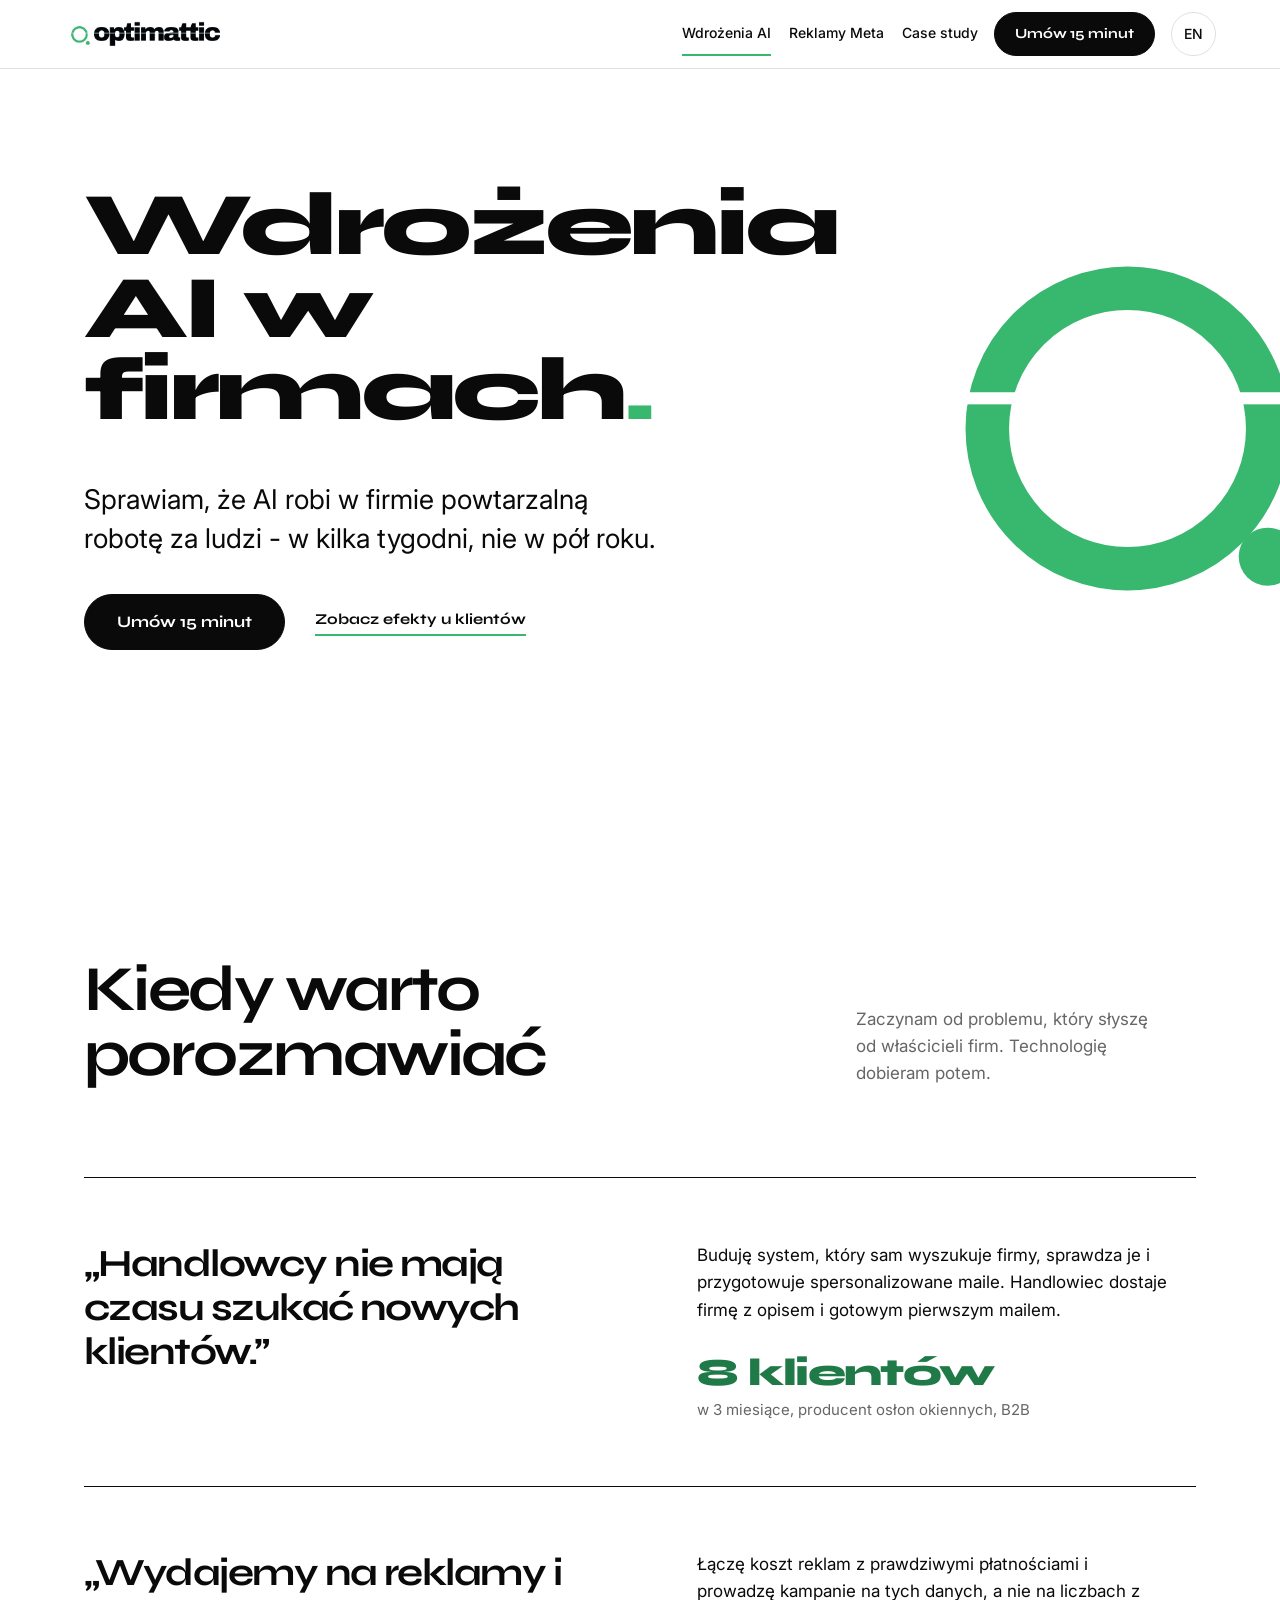
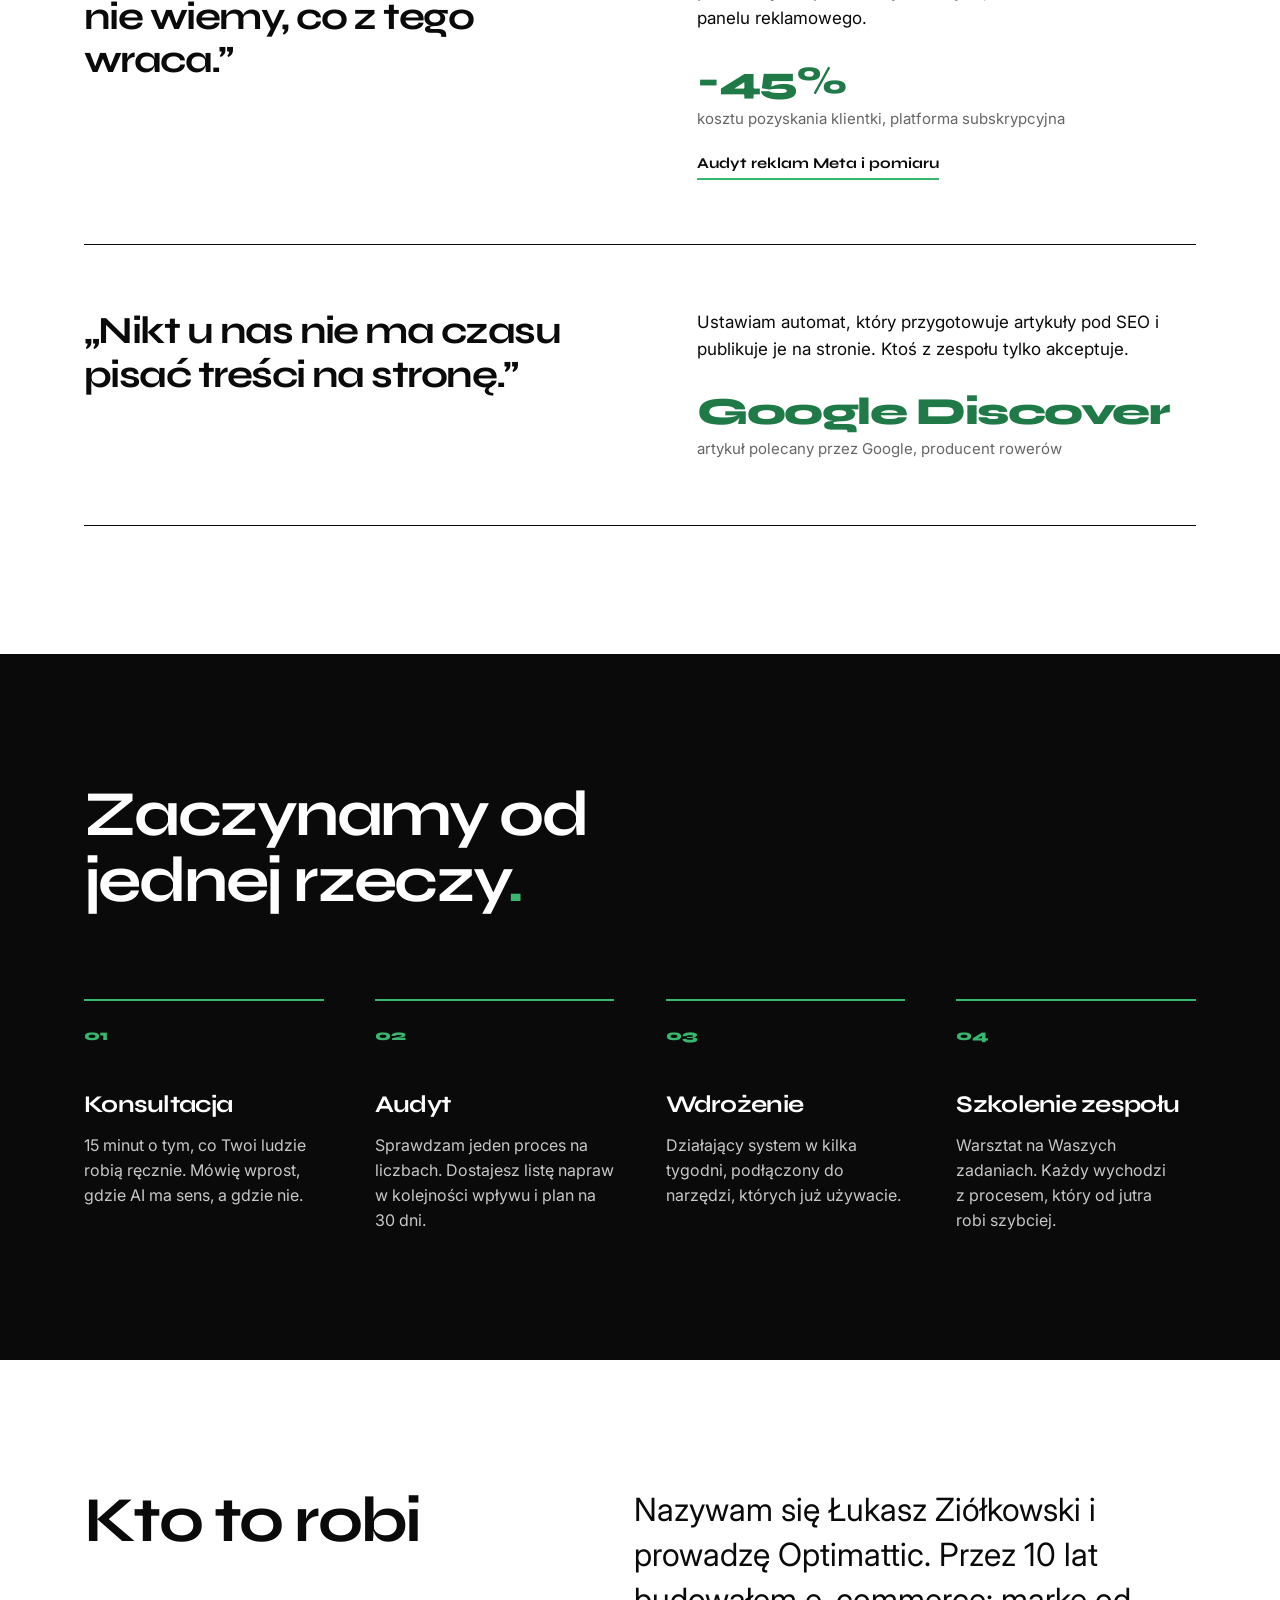
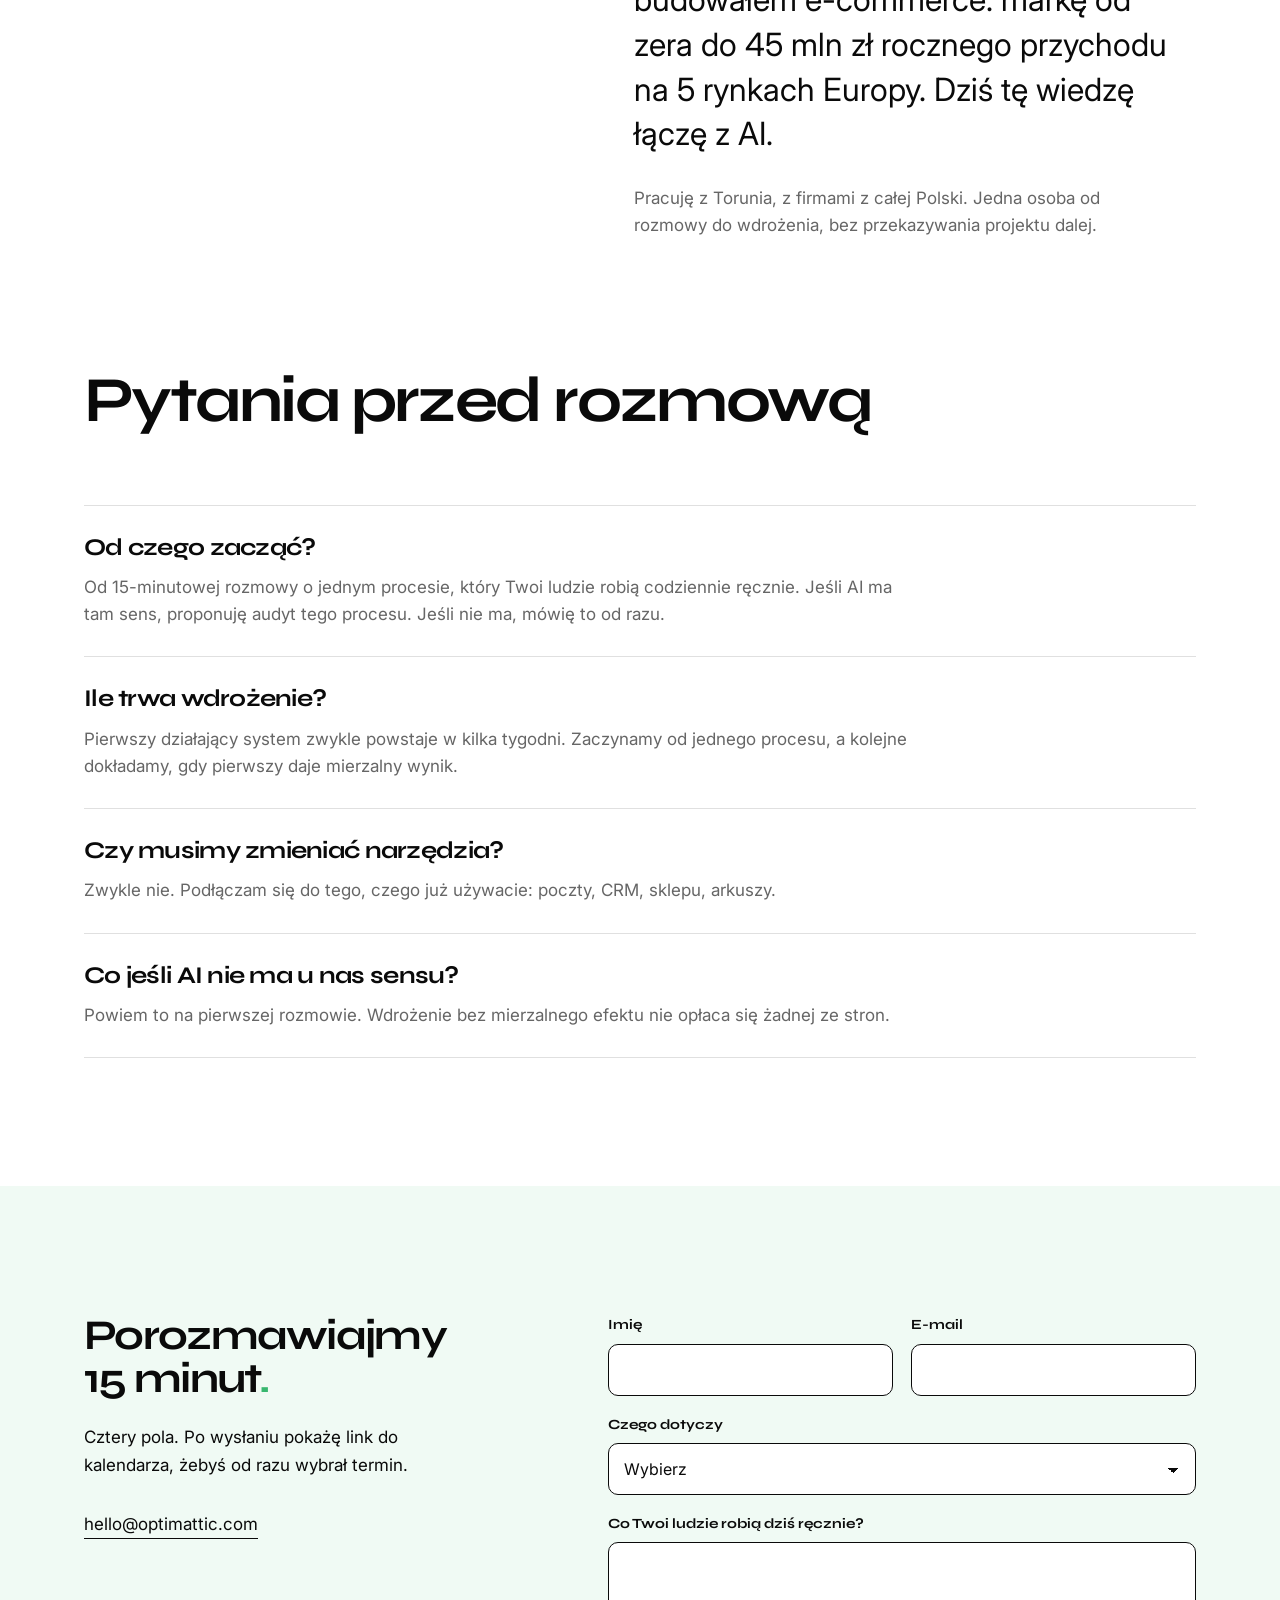
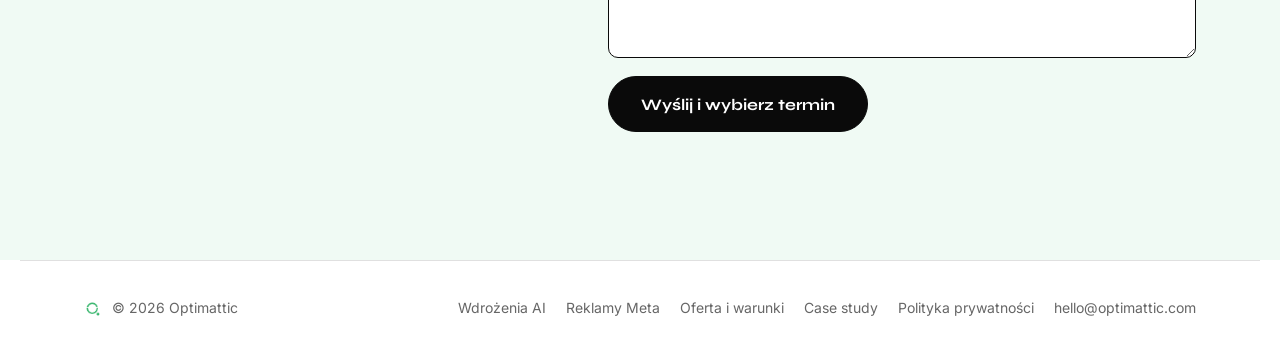
<file: index.html>
<!DOCTYPE html>
<html lang="pl">
<head>
<meta charset="UTF-8">
<meta name="viewport" content="width=device-width, initial-scale=1, viewport-fit=cover">
<title>Optimattic - wdrożenia AI w firmach</title>
<meta name="description" content="Wdrożenia AI w polskich firmach: konsultacje, audyty, wdrożenia i szkolenia zespołów. AI robi powtarzalną robotę za ludzi - w kilka tygodni.">
<link rel="canonical" href="https://optimattic.com/">
<link rel="alternate" hreflang="pl" href="https://optimattic.com/">
<link rel="alternate" hreflang="x-default" href="https://optimattic.com/">
<link rel="alternate" hreflang="en" href="https://optimattic.com/en.html">
<meta property="og:title" content="Wdrożenia AI w firmach.">
<meta property="og:description" content="Wdrożenia AI w polskich firmach: konsultacje, audyty, wdrożenia i szkolenia zespołów. AI robi powtarzalną robotę za ludzi - w kilka tygodni.">
<meta property="og:url" content="https://optimattic.com/">
<meta property="og:type" content="website">
<meta property="og:image" content="https://optimattic.com/og-pl.png">
<meta property="og:image:width" content="1200">
<meta property="og:image:height" content="630">
<meta name="twitter:card" content="summary_large_image">
<link rel="icon" type="image/png" href="favicon.png">
<link rel="apple-touch-icon" href="apple-touch-icon.png">
<link rel="preconnect" href="https://fonts.googleapis.com">
<link rel="preconnect" href="https://fonts.gstatic.com" crossorigin>
<link href="https://fonts.googleapis.com/css2?family=Syne:wght@700;800&family=Inter:wght@400;500&display=swap" rel="stylesheet">
<link rel="stylesheet" href="site.css?v=2">
<script type="application/ld+json">
{"@context":"https://schema.org","@graph":[{"@type":"ProfessionalService","@id":"https://optimattic.com/#org","name":"Optimattic","url":"https://optimattic.com/","logo":"https://optimattic.com/logo.png","image":"https://optimattic.com/og-pl.png","email":"hello@optimattic.com","description":"Jednoosobowa firma z Torunia. Wdrożenia AI w polskich firmach (konsultacje, audyty, wdrożenia, szkolenia zespołów) oraz reklamy Meta z pomiarem sprzedaży opartym na płatnościach.","address":{"@type":"PostalAddress","addressLocality":"Toruń","addressCountry":"PL"},"areaServed":{"@type":"Country","name":"Polska"},"founder":{"@id":"https://optimattic.com/#lukasz"},"knowsAbout":["wdrożenia AI","automatyzacja procesów","pozyskiwanie klientów B2B","reklamy Meta","pomiar sprzedaży","Conversions API"]},{"@type":"Person","@id":"https://optimattic.com/#lukasz","name":"Łukasz Ziółkowski","jobTitle":"Założyciel","worksFor":{"@id":"https://optimattic.com/#org"},"knowsAbout":["e-commerce","reklamy Meta","wdrożenia AI"]},{"@type":"WebSite","@id":"https://optimattic.com/#website","name":"Optimattic","url":"https://optimattic.com/","inLanguage":"pl-PL","publisher":{"@id":"https://optimattic.com/#org"}}]}
</script>
<script type="application/ld+json">
{"@context":"https://schema.org","@type":"FAQPage","mainEntity":[{"@type":"Question","name":"Od czego zacząć?","acceptedAnswer":{"@type":"Answer","text":"Od 15-minutowej rozmowy o jednym procesie, który Twoi ludzie robią codziennie ręcznie. Jeśli AI ma tam sens, proponuję audyt tego procesu. Jeśli nie ma, mówię to od razu."}},{"@type":"Question","name":"Ile trwa wdrożenie?","acceptedAnswer":{"@type":"Answer","text":"Pierwszy działający system zwykle powstaje w kilka tygodni. Zaczynamy od jednego procesu, a kolejne dokładamy, gdy pierwszy daje mierzalny wynik."}},{"@type":"Question","name":"Czy musimy zmieniać narzędzia?","acceptedAnswer":{"@type":"Answer","text":"Zwykle nie. Podłączam się do tego, czego już używacie: poczty, CRM, sklepu, arkuszy."}},{"@type":"Question","name":"Co jeśli AI nie ma u nas sensu?","acceptedAnswer":{"@type":"Answer","text":"Powiem to na pierwszej rozmowie. Wdrożenie bez mierzalnego efektu nie opłaca się żadnej ze stron."}}]}
</script>
<style>
:root{--black:#0A0A0A;--green:#38B76F;--mint:#F0FAF4;--gray:#666666;--border:#E0E0E0;--white:#FFFFFF;--pad:clamp(20px,5vw,80px);--max:1240px;--ease:cubic-bezier(.22,.61,.36,1)}
*,*::before,*::after{box-sizing:border-box}
html{-webkit-text-size-adjust:100%}
body{margin:0;background:var(--white);color:var(--black);font-family:'Inter',system-ui,sans-serif;font-size:17px;line-height:1.6;-webkit-font-smoothing:antialiased}
img{max-width:100%;height:auto;display:block}
h1,h2,h3{font-family:'Syne',sans-serif;margin:0;letter-spacing:-.04em}h1,h2{text-wrap:balance}p{margin:0;text-wrap:pretty}
::selection{background:var(--green);color:var(--black)}
:focus-visible{outline:3px solid var(--black);outline-offset:4px}
.skip{position:absolute;left:-9999px;top:0;background:var(--black);color:var(--white);padding:12px 20px;z-index:100}.skip:focus{left:8px;top:8px}
.wrap{max-width:var(--max);margin:0 auto;padding-left:var(--pad);padding-right:var(--pad)}
.t-display{font-family:'Syne',sans-serif;font-weight:800;font-size:clamp(3.3rem,10.3vw,9.25rem);line-height:.92;letter-spacing:-.04em}
.t-head{font-family:'Syne',sans-serif;font-weight:700;font-size:clamp(2.3rem,5vw,4.5rem);line-height:1.02;letter-spacing:-.04em}
.t-sub{font-family:'Syne',sans-serif;font-weight:700;font-size:1.5rem;line-height:1.18;letter-spacing:-.03em}
.muted{color:var(--gray)}.section{padding-top:clamp(80px,10vw,144px);padding-bottom:clamp(80px,10vw,144px)}
#kiedy,#jak,#faq,#kontakt{scroll-margin-top:var(--header-height,84px)}
.btn{display:inline-flex;align-items:center;justify-content:center;min-height:56px;padding:12px 32px;border:1px solid var(--black);border-radius:100px;background:var(--black);color:var(--white);text-align:center;text-decoration:none;cursor:pointer;font-family:'Syne',sans-serif;font-weight:700;font-size:16px;line-height:1.2;transition:opacity .25s var(--ease),transform .25s var(--ease)}.btn:hover{opacity:.82;transform:translateY(-2px)}.btn:active{transform:translateY(0)}
.textlink{display:inline-flex;align-items:center;gap:8px;color:var(--black);text-decoration:none;font-family:'Syne',sans-serif;font-weight:700;font-size:15px;border-bottom:2px solid var(--green);padding-bottom:3px;transition:opacity .25s var(--ease),transform .25s var(--ease)}.textlink:hover{opacity:.7;transform:translateY(-2px)}
.reveal{transition:opacity .5s var(--ease),transform .5s var(--ease)}.js .reveal.is-armed{opacity:0;transform:translateY(14px)}
.hero{position:relative;overflow-x:clip;min-height:760px;padding-top:clamp(72px,9vw,120px);padding-bottom:clamp(100px,11vw,150px)}.hero__mark{position:absolute;z-index:0;width:clamp(280px,46vw,680px);height:auto;right:-8vw;top:clamp(90px,10vw,140px);pointer-events:none}.hero__inner{position:relative;z-index:1}.hero h1{max-width:9.5ch;margin-bottom:clamp(28px,4vw,50px)}.hero h1 span,.dot-green{color:var(--green)}.hero__lead{font-size:clamp(1.3rem,2.4vw,1.7rem);line-height:1.4;max-width:34ch;margin-bottom:36px}.hero__actions{display:flex;align-items:center;flex-wrap:wrap;gap:20px 30px}
.section-heading{display:grid;grid-template-columns:minmax(0,1fr) minmax(220px,340px);gap:28px;align-items:end;margin-bottom:clamp(48px,7vw,90px)}.section-heading p{color:var(--gray);max-width:34ch}
.problem{display:grid;grid-template-columns:minmax(0,1.05fr) minmax(0,1fr);gap:clamp(24px,7vw,100px);padding:clamp(34px,5vw,64px) 0;border-top:1px solid var(--black)}.problem:last-child{border-bottom:1px solid var(--black)}.problem__quote{font-family:'Syne',sans-serif;font-weight:700;font-size:clamp(1.9rem,3vw,2.5rem);line-height:1.14;letter-spacing:-.04em;max-width:22ch}.problem__right p{max-width:53ch}.problem__number{display:block;margin-top:28px;color:#1F7A47;font-family:'Syne',sans-serif;font-size:clamp(2rem,3vw,2.5rem);font-weight:800;line-height:1.1;letter-spacing:-.04em}.problem__caption{display:block;margin-top:4px;color:var(--gray);font-size:15px}.problem .textlink{margin-top:20px}
.process{background:var(--black);color:var(--white)}.process :focus-visible{outline-color:var(--green)}.process h2{max-width:16ch;margin-bottom:clamp(48px,7vw,86px)}.steps{list-style:none;padding:0;margin:0;display:grid;grid-template-columns:repeat(auto-fit,minmax(min(100%,230px),1fr));gap:clamp(32px,4vw,54px)}.steps li{border-top:2px solid var(--green);padding-top:22px}.steps__num{display:block;color:var(--green);font-family:'Syne',sans-serif;font-size:15px;font-weight:800;margin-bottom:44px}.steps h3{margin-bottom:14px}.steps p{color:#C7C7C7;font-size:16px;line-height:1.55}
.about__grid{display:grid;grid-template-columns:minmax(0,.9fr) minmax(0,1.1fr);gap:clamp(32px,7vw,100px)}.about__lead{font-size:clamp(1.45rem,2.6vw,2rem);line-height:1.4;max-width:39ch}.about__detail{color:var(--gray);margin-top:28px;max-width:48ch}
.faq{padding-top:0}.faq h2{margin-bottom:clamp(44px,6vw,72px)}.faq__item{padding:28px 0;border-top:1px solid var(--border)}.faq__item:last-child{border-bottom:1px solid var(--border)}.faq__item h3{margin-bottom:12px}.faq__item p{max-width:76ch;color:var(--gray)}
.contact{background:var(--mint)}.contact__grid{display:grid;grid-template-columns:minmax(0,.85fr) minmax(0,1.15fr);gap:clamp(36px,7vw,100px)}.contact h2{max-width:12ch;margin-bottom:24px}.contact__intro{max-width:33ch;margin-bottom:32px}.contact__details{display:grid;gap:6px}.contact__details a{color:var(--black);text-decoration:none;width:max-content;border-bottom:1px solid var(--black)}
.form{display:grid;grid-template-columns:1fr 1fr;gap:18px}.field{display:grid;gap:7px;align-content:start}.field--full,.form-foot{grid-column:1/-1}.field label{font-family:'Syne',sans-serif;font-weight:700;font-size:14px}.field input,.field select,.field textarea{width:100%;min-height:52px;border:1px solid var(--black);border-radius:10px;background:var(--white);color:var(--black);font-family:'Inter',sans-serif;font-size:16px;padding:12px 15px}.field select{appearance:none;background-image:linear-gradient(45deg,transparent 50%,var(--black) 50%),linear-gradient(135deg,var(--black) 50%,transparent 50%);background-position:calc(100% - 22px) 24px,calc(100% - 17px) 24px;background-size:5px 5px,5px 5px;background-repeat:no-repeat;padding-right:36px}.field textarea{min-height:116px;resize:vertical}.field input:focus,.field select:focus,.field textarea:focus{outline:3px solid #1F7A47;outline-offset:2px}.field [aria-invalid="true"]{border-width:2px;border-color:#9B1C1C}.field-error{color:#9B1C1C;font-size:14px;line-height:1.35}.field-error:empty{display:none}.form-foot{display:flex;align-items:center;flex-wrap:wrap;gap:14px}.form-status{font-size:14px;color:var(--gray)}.form-status.err{color:var(--black);font-weight:500}.form-result{padding:30px;border:1px solid var(--border);border-radius:16px;background:var(--white)}.form-result p{margin-bottom:20px}[hidden]{display:none!important}
@media(max-width:900px){.hero{min-height:0}.hero__mark{opacity:.3}}
@media(max-width:700px){.section-heading,.problem,.about__grid,.contact__grid{grid-template-columns:1fr}.section-heading{gap:18px}.hero__mark{display:none}.form{grid-template-columns:1fr}#kiedy,#jak,#faq,#kontakt{scroll-margin-top:var(--header-height,120px)}}
@media(max-width:420px){.hero{padding-top:70px}.hero__actions .btn{width:100%}}
@media(prefers-reduced-motion:reduce){.reveal,.btn,.textlink{transition:none!important;transform:none!important}.js .reveal.is-armed{opacity:1;transform:none}}
/* fix: dopasowanie naglowkow do szerokosci (Syne 800: "Wdrożenia" = ok. 8,41em) */
h1,h2,h3{overflow-wrap:break-word}
.hero h1{max-width:8.7em}.hero .t-display{font-size:clamp(2rem,7vw,7rem)}
.hero__mark{width:clamp(240px,34vw,560px);right:-6vw;top:clamp(110px,12vw,170px)}
.contact h2{max-width:none;font-size:clamp(1.9rem,3.3vw,2.875rem)}
@media(max-width:700px){.hero .t-display{font-size:10.2vw}}
</style>
<script defer src="https://cloud.umami.is/script.js" data-website-id="dafa0028-72b2-44c8-8e10-4a8a624410fc"></script>
<script defer src="site.js"></script>
</head>
<body>
<a class="skip" href="#main">Przejdź do treści</a>
<header class="site-header">
  <a class="site-header__logo" href="index.html" aria-label="Optimattic - strona główna"><img src="logo.png" alt="Optimattic" width="500" height="80"></a>
  <nav class="site-header__links" aria-label="Główna">
    <a class="site-header__link" href="index.html" aria-current="page">Wdrożenia AI</a>
    <a class="site-header__link" href="meta.html">Reklamy Meta</a>
    <a class="site-header__link" href="case.html">Case study</a>
  </nav>
  <a class="btn site-header__cta" href="https://calendar.app.google/GWuQbhH2p4hGBfy58" data-booking-url data-umami-event="booking-click" target="_blank" rel="noopener">Umów 15 minut</a>
  <a class="site-header__lang" href="en.html" hreflang="en" aria-label="English version">EN</a>
</header>
<main id="main">
<section class="hero" aria-labelledby="hero-title">
  <svg class="hero__mark" viewBox="0 0 180 180" aria-hidden="true" focusable="false"><circle cx="85" cy="85" r="58" fill="none" stroke="#38B76F" stroke-width="18"/><rect x="15" y="70" width="30" height="5" fill="#FFFFFF"/><rect x="125" y="70" width="30" height="5" fill="#FFFFFF"/><circle cx="143" cy="138" r="12" fill="#38B76F"/></svg>
  <div class="wrap hero__inner">
    <h1 class="t-display" id="hero-title">Wdrożenia AI w firmach<span>.</span></h1>
    <p class="hero__lead">Sprawiam, że AI robi w firmie powtarzalną robotę za ludzi - w kilka tygodni, nie w pół roku.</p>
    <div class="hero__actions"><a class="btn" href="https://calendar.app.google/GWuQbhH2p4hGBfy58" data-booking-url data-umami-event="booking-click" target="_blank" rel="noopener">Umów 15 minut</a><a class="textlink" href="#kiedy">Zobacz efekty u klientów</a></div>
  </div>
</section>
<section class="section wrap" id="kiedy" aria-labelledby="kiedy-title">
  <div class="section-heading reveal"><h2 class="t-head" id="kiedy-title">Kiedy warto porozmawiać</h2><p>Zaczynam od problemu, który słyszę od właścicieli firm. Technologię dobieram potem.</p></div>
  <div class="problem reveal"><h3 class="problem__quote">„Handlowcy nie mają czasu szukać nowych klientów.”</h3><div class="problem__right"><p>Buduję system, który sam wyszukuje firmy, sprawdza je i przygotowuje spersonalizowane maile. Handlowiec dostaje firmę z opisem i gotowym pierwszym mailem.</p><strong class="problem__number">8 klientów</strong><span class="problem__caption">w 3 miesiące, producent osłon okiennych, B2B</span></div></div>
  <div class="problem reveal"><h3 class="problem__quote">„Wydajemy na reklamy i nie wiemy, co z tego wraca.”</h3><div class="problem__right"><p>Łączę koszt reklam z prawdziwymi płatnościami i prowadzę kampanie na tych danych, a nie na liczbach z panelu reklamowego.</p><strong class="problem__number">-45%</strong><span class="problem__caption">kosztu pozyskania klientki, platforma subskrypcyjna</span><a class="textlink" href="marketing.html#audyt" data-umami-event="audit-scope">Audyt reklam Meta i pomiaru</a></div></div>
  <div class="problem reveal"><h3 class="problem__quote">„Nikt u nas nie ma czasu pisać treści na stronę.”</h3><div class="problem__right"><p>Ustawiam automat, który przygotowuje artykuły pod SEO i publikuje je na stronie. Ktoś z zespołu tylko akceptuje.</p><strong class="problem__number">Google Discover</strong><span class="problem__caption">artykuł polecany przez Google, producent rowerów</span></div></div>
</section>
<section class="section process" id="jak" aria-labelledby="jak-title"><div class="wrap"><h2 class="t-head reveal" id="jak-title">Zaczynamy od jednej rzeczy<span class="dot-green">.</span></h2><ol class="steps"><li class="reveal"><span class="steps__num">01</span><h3 class="t-sub">Konsultacja</h3><p>15 minut o tym, co Twoi ludzie robią ręcznie. Mówię wprost, gdzie AI ma sens, a gdzie nie.</p></li><li class="reveal"><span class="steps__num">02</span><h3 class="t-sub">Audyt</h3><p>Sprawdzam jeden proces na liczbach. Dostajesz listę napraw w kolejności wpływu i plan na 30 dni.</p></li><li class="reveal"><span class="steps__num">03</span><h3 class="t-sub">Wdrożenie</h3><p>Działający system w kilka tygodni, podłączony do narzędzi, których już używacie.</p></li><li class="reveal"><span class="steps__num">04</span><h3 class="t-sub">Szkolenie zespołu</h3><p>Warsztat na Waszych zadaniach. Każdy wychodzi z procesem, który od jutra robi szybciej.</p></li></ol></div></section>
<section class="section wrap about" aria-labelledby="about-title"><div class="about__grid reveal"><h2 class="t-head" id="about-title">Kto to robi</h2><div><p class="about__lead">Nazywam się Łukasz Ziółkowski i prowadzę Optimattic. Przez 10 lat budowałem e-commerce: markę od zera do 45 mln zł rocznego przychodu na 5 rynkach Europy. Dziś tę wiedzę łączę z AI.</p><p class="about__detail">Pracuję z Torunia, z firmami z całej Polski. Jedna osoba od rozmowy do wdrożenia, bez przekazywania projektu dalej.</p></div></div></section>
<section class="section wrap faq" id="faq" aria-labelledby="faq-title"><h2 class="t-head reveal" id="faq-title">Pytania przed rozmową</h2><div class="faq__item reveal"><h3 class="t-sub">Od czego zacząć?</h3><p>Od 15-minutowej rozmowy o jednym procesie, który Twoi ludzie robią codziennie ręcznie. Jeśli AI ma tam sens, proponuję audyt tego procesu. Jeśli nie ma, mówię to od razu.</p></div><div class="faq__item reveal"><h3 class="t-sub">Ile trwa wdrożenie?</h3><p>Pierwszy działający system zwykle powstaje w kilka tygodni. Zaczynamy od jednego procesu, a kolejne dokładamy, gdy pierwszy daje mierzalny wynik.</p></div><div class="faq__item reveal"><h3 class="t-sub">Czy musimy zmieniać narzędzia?</h3><p>Zwykle nie. Podłączam się do tego, czego już używacie: poczty, CRM, sklepu, arkuszy.</p></div><div class="faq__item reveal"><h3 class="t-sub">Co jeśli AI nie ma u nas sensu?</h3><p>Powiem to na pierwszej rozmowie. Wdrożenie bez mierzalnego efektu nie opłaca się żadnej ze stron.</p></div></section>
<section class="section contact" id="kontakt" aria-labelledby="kontakt-title"><div class="wrap contact__grid"><div class="reveal"><h2 class="t-head" id="kontakt-title">Porozmawiajmy 15 minut<span class="dot-green">.</span></h2><p class="contact__intro form-intro">Cztery pola. Po wysłaniu pokażę link do kalendarza, żebyś od razu wybrał termin.</p><div class="contact__details"><a href="mailto:hello@optimattic.com">hello@optimattic.com</a></div></div><div class="reveal"><form class="form" method="POST" action="https://formspree.io/f/mykjnzey"><input type="hidden" name="_subject" value="Optimattic - zapytanie ze strony głównej"><div class="field"><label for="name">Imię</label><input type="text" id="name" name="name" required autocomplete="given-name" aria-describedby="name-error"><span class="field-error" role="alert" id="name-error"></span></div><div class="field"><label for="email">E-mail</label><input type="email" id="email" name="email" required autocomplete="email" inputmode="email" aria-describedby="email-error"><span class="field-error" role="alert" id="email-error"></span></div><div class="field field--full"><label for="topic">Czego dotyczy</label><select id="topic" name="topic" required aria-describedby="topic-error"><option value="" disabled selected>Wybierz</option><option>Pozyskiwanie klientów B2B</option><option>Reklamy i pomiar sprzedaży</option><option>Treści i marketing</option><option>Szkolenie zespołu</option><option>Jeszcze nie wiem</option></select><span class="field-error" role="alert" id="topic-error"></span></div><div class="field field--full"><label for="manual">Co Twoi ludzie robią dziś ręcznie?</label><textarea id="manual" name="manual" rows="3"></textarea></div><div class="form-foot"><button type="submit" class="btn">Wyślij i wybierz termin</button><p class="form-status" role="status" aria-live="polite"></p></div><input type="hidden" name="utm_source" value=""><input type="hidden" name="utm_medium" value=""><input type="hidden" name="utm_campaign" value=""><input type="hidden" name="utm_content" value=""><input type="hidden" name="utm_term" value=""><input type="hidden" name="strona" value=""></form><div class="form-result" tabindex="-1" hidden><p>Dziękuję za wiadomość. Wybierz termin 15-minutowej rozmowy w kalendarzu.</p><a class="btn" href="https://calendar.app.google/GWuQbhH2p4hGBfy58" data-booking-url data-umami-event="booking-click" target="_blank" rel="noopener">Wybierz termin</a></div></div></div></section>
</main>
<footer class="site-footer">
  <div class="site-footer__brand"><img src="favicon.png" alt="" width="18" height="18"><span>© 2026 Optimattic</span></div>
  <nav class="site-footer__links" aria-label="Stopka">
    <a href="index.html">Wdrożenia AI</a>
    <a href="meta.html">Reklamy Meta</a>
    <a href="marketing.html">Oferta i warunki</a>
    <a href="case.html">Case study</a>
    <a href="polityka-prywatnosci-aplikacji.html">Polityka prywatności</a>
    <a href="mailto:hello@optimattic.com">hello@optimattic.com</a>
  </nav>
</footer>
<script>
document.documentElement.classList.add('js');
(function(){
  var header = document.querySelector('.site-header');
  if(header){
    var setHeaderHeight = function(){document.documentElement.style.setProperty('--header-height',header.getBoundingClientRect().height+'px');};
    setHeaderHeight();
    if('ResizeObserver' in window) new ResizeObserver(setHeaderHeight).observe(header);
    else window.addEventListener('resize',setHeaderHeight);
  }
  var bookingUrl = typeof BOOKING_URL !== 'undefined' ? BOOKING_URL : 'https://calendar.app.google/GWuQbhH2p4hGBfy58';
  var form = document.querySelector('.form');
  if(form){
    try{
      var keys = ['utm_source','utm_medium','utm_campaign','utm_content','utm_term'];
      var qs = new URLSearchParams(window.location.search), saved = null;
      var hasUtm = keys.some(function(k){ return qs.has(k); });
      if(hasUtm){
        saved = {};
        keys.forEach(function(k){ saved[k] = (qs.get(k) || '').slice(0,200); });
        try{ sessionStorage.setItem('optimattic_utm', JSON.stringify(saved)); }catch(storageError){}
      }else{
        try{ saved = JSON.parse(sessionStorage.getItem('optimattic_utm') || 'null'); }catch(storageError){}
      }
      keys.forEach(function(k){
        var field = form.querySelector('input[name="'+k+'"]');
        if(field) field.value = saved && typeof saved[k] === 'string' ? saved[k] : '';
      });
      var pathField = form.querySelector('input[name="strona"]');
      if(pathField) pathField.value = window.location.pathname;
    }catch(e){}
    function setFieldError(field){
      var message = field.validity.valueMissing ? 'Wypełnij to pole.' : field.validity.typeMismatch ? 'Podaj poprawny adres e-mail.' : field.validationMessage;
      field.setAttribute('aria-invalid','true');
      var error = document.getElementById(field.id+'-error');
      if(error) error.textContent = message;
    }
    form.addEventListener('invalid',function(e){setFieldError(e.target);},{capture:true});
    function clearFieldError(e){
      var field=e.target;
      if(field.validity && field.validity.valid){
        field.removeAttribute('aria-invalid');
        var error=document.getElementById(field.id+'-error');
        if(error) error.textContent='';
      }
    }
    form.addEventListener('input',clearFieldError);
    form.addEventListener('change',clearFieldError);
    form.addEventListener('submit',function(e){
      e.preventDefault();
      var btn=form.querySelector('button[type=submit]'), status=form.querySelector('.form-status'), label=btn.textContent;
      var result=document.querySelector('.form-result'), formIntro=document.querySelector('.form-intro');
      btn.disabled=true;btn.textContent='Wysyłanie...';status.className='form-status';status.textContent='';
      fetch(form.action,{method:'POST',body:new FormData(form),headers:{Accept:'application/json'}})
        .then(function(res){
          if(res.ok){
            form.reset();form.hidden=true;
            if(formIntro) formIntro.hidden=true;
            if(result){result.hidden=false;result.scrollIntoView({block:'center'});result.focus({preventScroll:true});}
            if(window.umami && typeof window.umami.track==='function') window.umami.track('form-submit-ok');
          }else{
            status.classList.add('err');
            status.innerHTML='Nie udało się wysłać. Napisz na <a href="mailto:hello@optimattic.com">hello@optimattic.com</a> albo <a href="'+bookingUrl+'" data-umami-event="booking-click" target="_blank" rel="noopener">wybierz termin w kalendarzu</a>.';
          }
        })
        .catch(function(){
          status.classList.add('err');
          status.innerHTML='Nie udało się wysłać. Napisz na <a href="mailto:hello@optimattic.com">hello@optimattic.com</a> albo <a href="'+bookingUrl+'" data-umami-event="booking-click" target="_blank" rel="noopener">wybierz termin w kalendarzu</a>.';
        })
        .then(function(){btn.disabled=false;btn.textContent=label;});
    });
  }
  if(!('IntersectionObserver' in window) || window.matchMedia('(prefers-reduced-motion: reduce)').matches) return;
  var targets=[].slice.call(document.querySelectorAll('.reveal'));
  targets.forEach(function(el){if(el.getBoundingClientRect().top>window.innerHeight*.9) el.classList.add('is-armed');});
  var observer=new IntersectionObserver(function(entries){entries.forEach(function(entry){if(entry.isIntersecting || entry.boundingClientRect.top<0){entry.target.classList.remove('is-armed');observer.unobserve(entry.target);}});},{threshold:.15,rootMargin:'0px 0px -8% 0px'});
  targets.forEach(function(el){observer.observe(el);});
  window.setTimeout(function(){targets.forEach(function(el){el.classList.remove('is-armed');});},4000);
  window.addEventListener('hashchange',function(){targets.forEach(function(el){el.classList.remove('is-armed');});});
})();
</script>
</body>
</html>
</file>
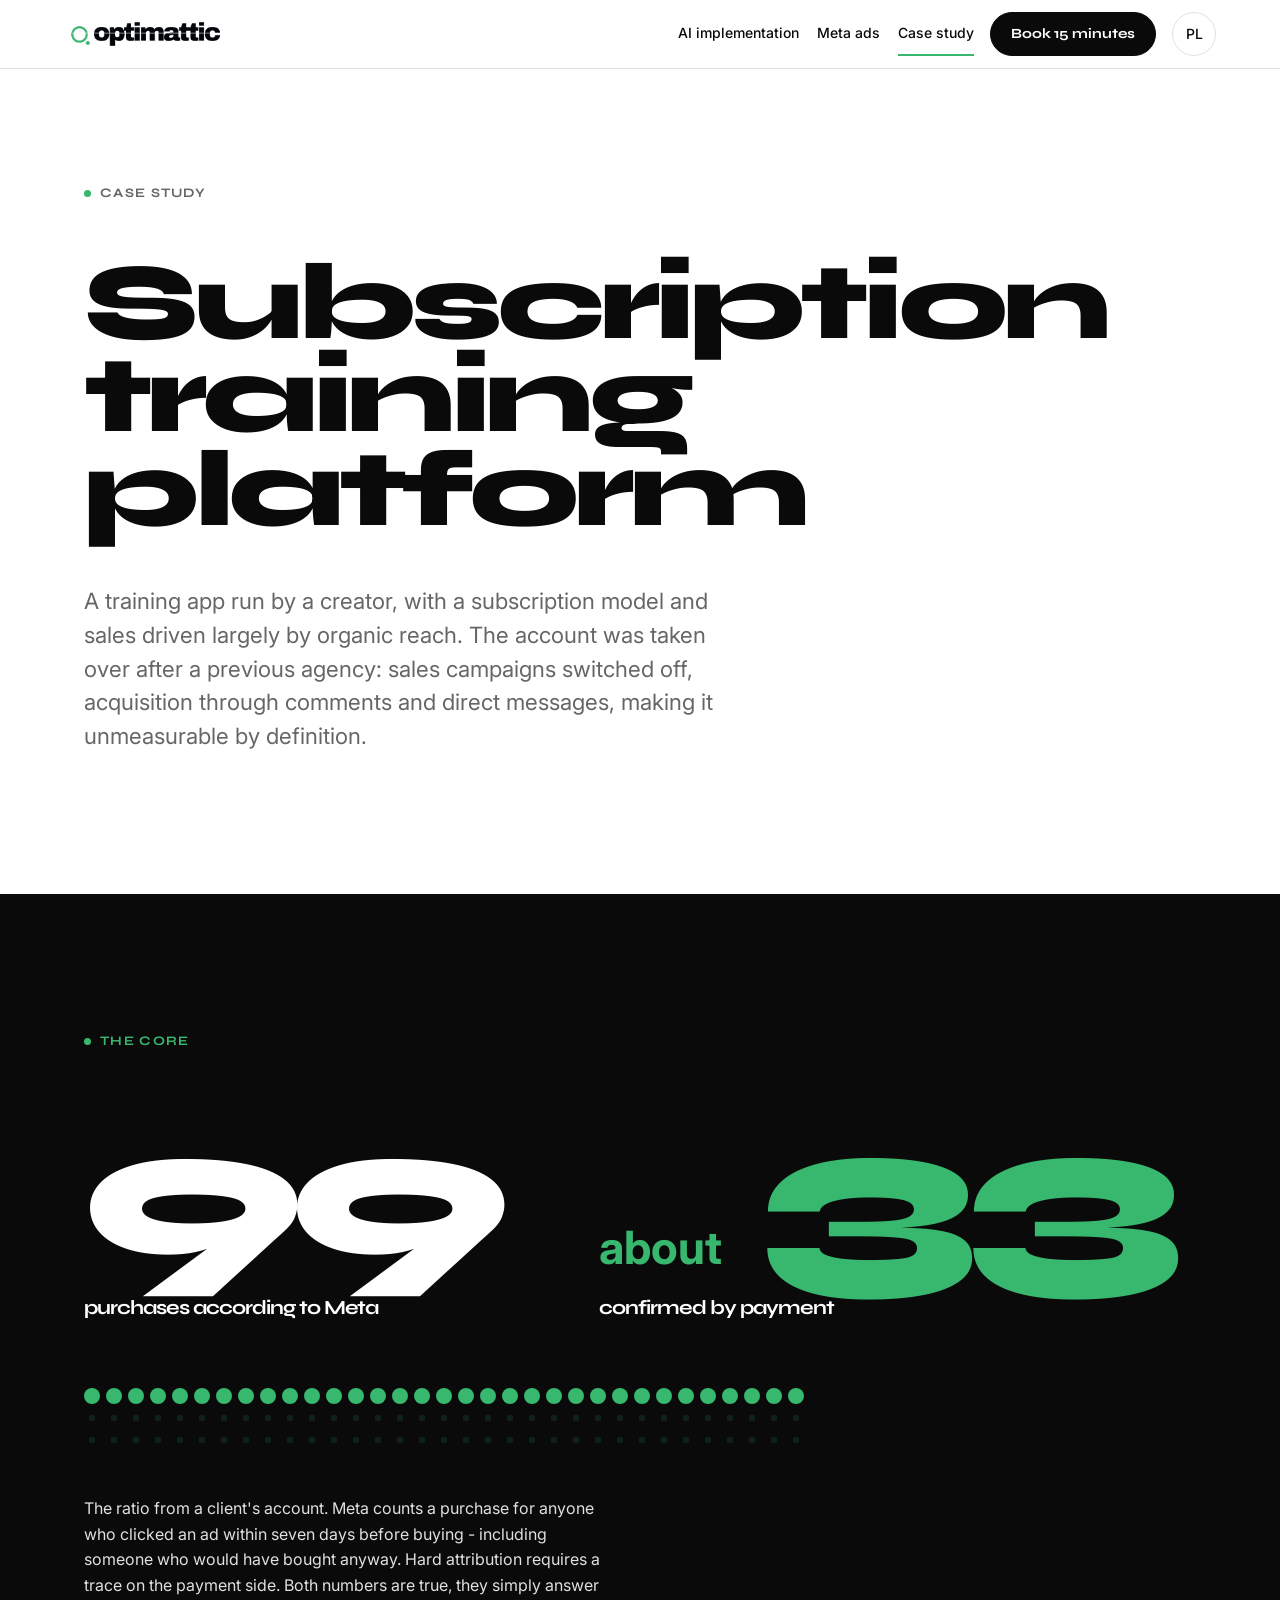
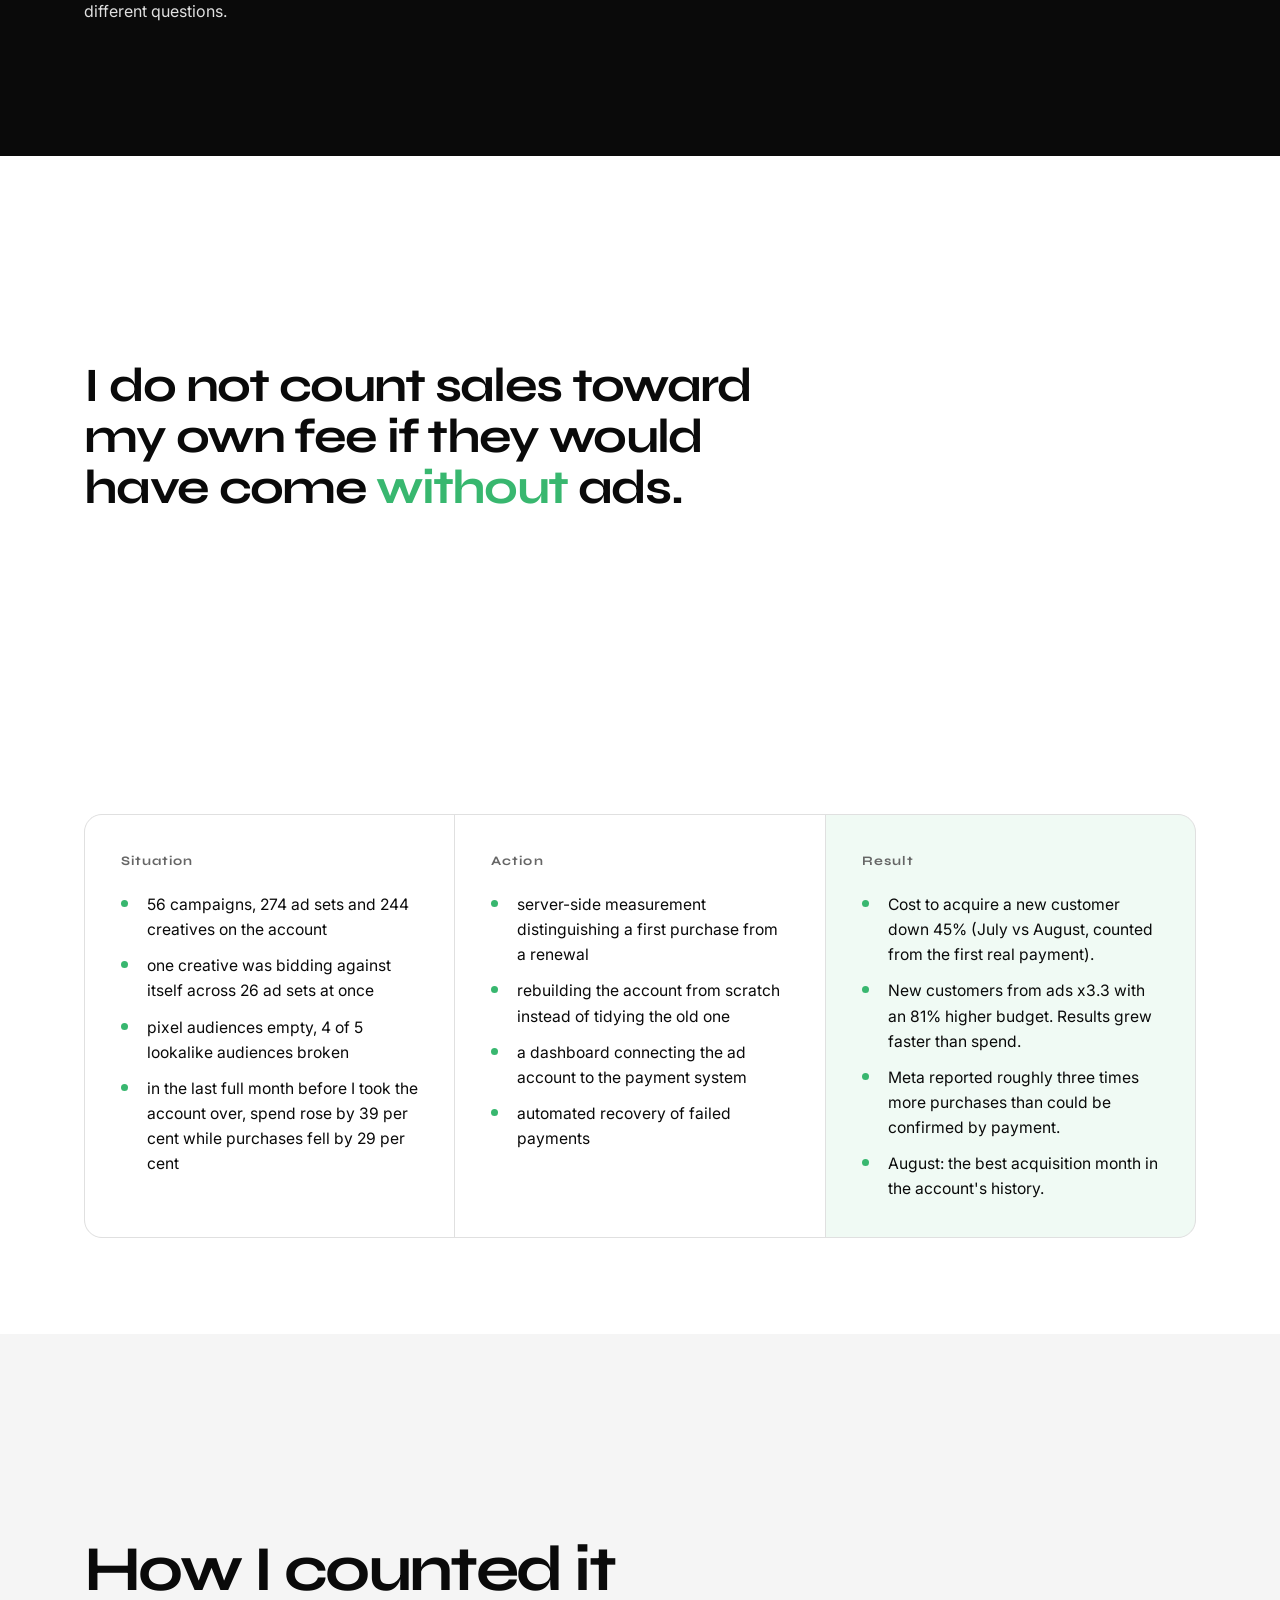
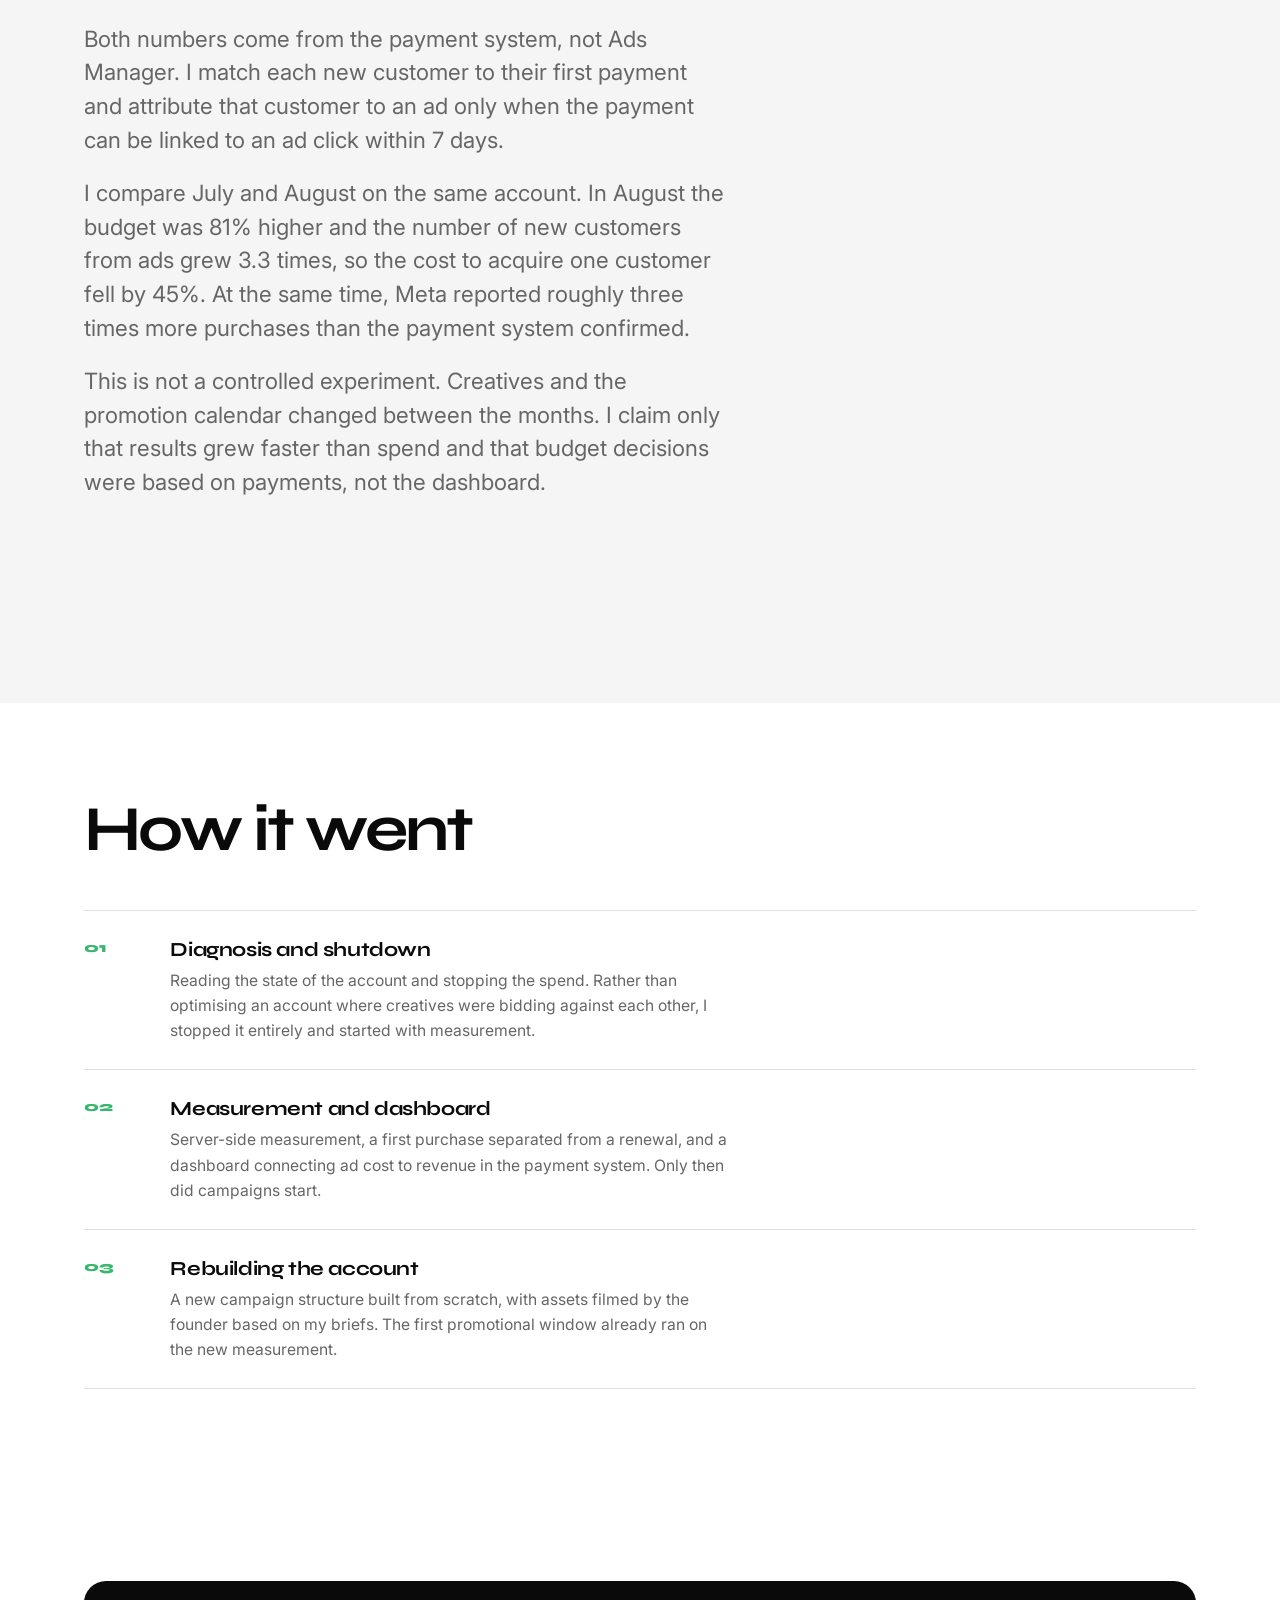
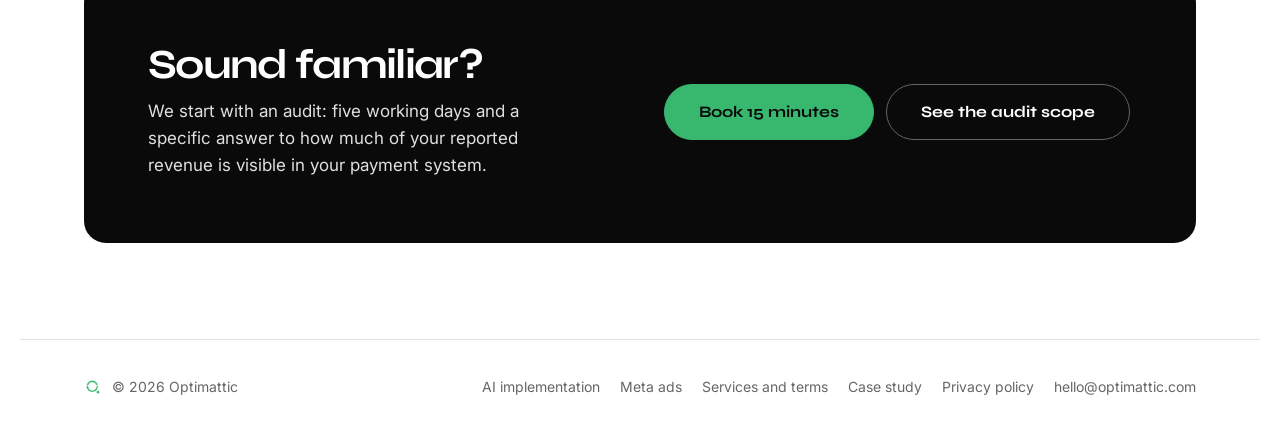
<file: case-en.html>
<!DOCTYPE html>
<html lang="en">
<head>
<meta charset="UTF-8">
<meta name="viewport" content="width=device-width, initial-scale=1, viewport-fit=cover">
<title>Optimattic - case study: subscription training platform</title>
<meta name="description" content="Measurement and ad account rebuild for a subscription training platform: acquisition cost down 45%, new customers from ads x3.3 in two months.">
<link rel="canonical" href="https://optimattic.com/case-en.html">
<link rel="alternate" hreflang="pl" href="https://optimattic.com/case.html">
<link rel="alternate" hreflang="en" href="https://optimattic.com/case-en.html">
<meta property="og:title" content="Case study: subscription training platform">
<meta property="og:description" content="Meta counts a purchase for anyone who clicked an ad within seven days. For every three purchases Meta reports, one is confirmed by payment.">
<meta property="og:url" content="https://optimattic.com/case-en.html">
<meta property="og:type" content="article">
<meta property="og:image" content="https://optimattic.com/og-en.png">
<meta property="og:image:width" content="1200">
<meta property="og:image:height" content="630">
<meta name="twitter:card" content="summary_large_image">
<link rel="icon" type="image/png" href="favicon.png">
<link rel="apple-touch-icon" href="apple-touch-icon.png">
<link rel="preconnect" href="https://fonts.googleapis.com">
<link rel="preconnect" href="https://fonts.gstatic.com" crossorigin>
<link href="https://fonts.googleapis.com/css2?family=Syne:wght@700;800&family=Inter:wght@400;500&display=swap" rel="stylesheet">
<link rel="stylesheet" href="site.css?v=2">
<style>
:root{
  --black:#0A0A0A; --green:#38B76F; --mint:#E8F5ED; --mint-light:#F0FAF4;
  --gray:#666666; --gray-light:#F5F5F5; --white:#FFFFFF; --border:#E0E0E0;
  --pad:clamp(20px,5vw,80px); --max:1240px;
  --dense:clamp(56px,8vw,96px); --quiet:clamp(96px,16vw,220px);
  --ease:cubic-bezier(.22,.61,.36,1);
}
*,*::before,*::after{box-sizing:border-box}
.visually-hidden{position:absolute;width:1px;height:1px;padding:0;margin:-1px;overflow:hidden;clip:rect(0,0,0,0);white-space:nowrap;border:0}
html{scroll-behavior:smooth;-webkit-text-size-adjust:100%}
@media (prefers-reduced-motion:reduce){html{scroll-behavior:auto}}
body{margin:0;background:var(--white);color:var(--black);font-family:'Inter',system-ui,sans-serif;
  font-size:17px;line-height:1.6;-webkit-font-smoothing:antialiased;overflow-x:hidden}
img{max-width:100%;height:auto;display:block}
h1,h2,h3{font-family:'Syne',sans-serif;margin:0;letter-spacing:-.04em}
p,ul,ol{margin:0}
::selection{background:var(--mint)}
:focus-visible{outline:2px solid var(--green);outline-offset:3px;border-radius:2px}
.skip{position:absolute;left:-9999px;top:0;background:var(--black);color:var(--white);padding:12px 20px;z-index:100}
.skip:focus{left:8px;top:8px}

/* ---------- type scale (3 steps only) ---------- */
.t-display{font-family:'Syne',sans-serif;font-weight:800;font-size:clamp(2rem,calc((100vw - 2*var(--pad))/9.9),6.8rem);line-height:.86;letter-spacing:-.05em;overflow-wrap:break-word}
.t-head{font-family:'Syne',sans-serif;font-weight:700;font-size:clamp(2rem,6vw,4rem);line-height:.98;letter-spacing:-.04em}
.t-sub{font-family:'Syne',sans-serif;font-weight:700;font-size:1.25rem;line-height:1.25;letter-spacing:-.02em}
.lead{font-size:clamp(1.1rem,2.4vw,1.4rem);line-height:1.5;max-width:46ch;text-wrap:pretty}
.muted{color:var(--gray)}
.eyebrow{display:inline-flex;align-items:center;gap:9px;font-family:'Syne',sans-serif;font-size:13px;
  font-weight:700;letter-spacing:.1em;text-transform:uppercase;color:var(--gray)}
.eyebrow::before{content:'';width:7px;height:7px;border-radius:50%;background:var(--green);flex:none}

/* ---------- layout ---------- */
.wrap{max-width:var(--max);margin:0 auto;padding-left:var(--pad);padding-right:var(--pad)}
.dense{padding-top:var(--dense);padding-bottom:var(--dense)}
.quiet{padding-top:var(--quiet);padding-bottom:var(--quiet)}
.band-gray{background:var(--gray-light)}
.grid-3{display:grid;gap:1px;background:var(--border);border:1px solid var(--border);border-radius:18px;overflow:hidden;
  grid-template-columns:repeat(auto-fit,minmax(min(100%,280px),1fr))}
.grid-3>*{background:var(--white);padding:clamp(24px,3.2vw,36px)}
.split{display:grid;gap:clamp(32px,6vw,80px);grid-template-columns:repeat(auto-fit,minmax(min(100%,320px),1fr));align-items:start}

[id]{scroll-margin-top:84px}
/* ---------- buttons (one motion pattern: translateY + opacity) ---------- */
.btn{display:inline-flex;align-items:center;justify-content:center;height:56px;padding:0 34px;border:1px solid var(--black);
  border-radius:100px;background:var(--black);color:var(--white);text-decoration:none;cursor:pointer;
  font-family:'Syne',sans-serif;font-weight:700;font-size:16px;
  transition:transform .25s var(--ease),opacity .25s var(--ease),background-color .25s var(--ease),border-color .25s var(--ease),color .25s var(--ease)}
.btn:hover{background:var(--green);border-color:var(--green);color:var(--black);transform:translateY(-2px)}
.btn:active{transform:translateY(0)}
.btn--ghost{background:transparent;color:var(--black);border-color:var(--border)}
.btn--ghost:hover{background:transparent;color:var(--black);border-color:var(--black)}
.btn--onDark{background:var(--green);border-color:var(--green);color:var(--black)}
.btn--onDark:hover{background:var(--white);border-color:var(--white);color:var(--black)}
.btn--outlineDark{background:transparent;color:var(--white);border-color:var(--gray)}
.btn--outlineDark:hover{background:transparent;color:var(--white);border-color:var(--white)}
.btn-row{display:flex;flex-wrap:wrap;gap:12px}
.textlink{display:inline-flex;align-items:center;gap:8px;color:var(--black);text-decoration:none;font-family:'Syne',sans-serif;
  font-weight:700;font-size:15px;border-bottom:2px solid var(--green);padding-bottom:3px;
  transition:transform .25s var(--ease),opacity .25s var(--ease)}
.textlink:hover{transform:translateY(-2px)}
.textlink--onDark{color:var(--white)}

/* ---------- hero ---------- */
.hero{padding-top:clamp(40px,8.5vw,110px);padding-bottom:clamp(38px,7vw,96px)}
.hero .eyebrow{margin-bottom:clamp(28px,5vw,52px)}
.hero h1{max-width:13ch;margin-bottom:clamp(28px,5vw,48px)}
.hero h1 em{font-style:normal;color:var(--green)}
.hero .lead{margin-bottom:clamp(32px,5vw,52px)}

/* ---------- SIGNATURE MOMENT ---------- */
.signal{background:var(--black);color:var(--white);padding-top:clamp(72px,11vw,132px);padding-bottom:clamp(72px,11vw,132px)}
.signal__eyebrow{margin-bottom:clamp(36px,6vw,64px);color:var(--green)}
.signal__row{display:grid;grid-template-columns:1fr;gap:clamp(28px,5vw,56px);align-items:end;margin-bottom:clamp(40px,6vw,64px)}
@media (min-width:760px){.signal__row{grid-template-columns:auto auto;justify-content:start;gap:clamp(48px,8vw,120px)}}
.signal__row>span{display:block}
.signal__num{display:block;font-family:'Syne',sans-serif;font-weight:800;font-size:clamp(5rem,18vw,13rem);line-height:.78;letter-spacing:-.06em;
  font-variant-numeric:tabular-nums}
.signal__num--kept{color:var(--green);display:flex;align-items:baseline;gap:.18em;white-space:nowrap}
.signal__approx{font-family:'Inter',sans-serif;font-size:.22em;font-weight:700;letter-spacing:0}
.signal__label{display:block;font-size:clamp(1rem,2.2vw,1.25rem);color:var(--white);margin-top:14px;max-width:20ch}
.signal__minus{font-family:'Syne',sans-serif;font-weight:700;font-size:clamp(1.5rem,4vw,2.5rem);color:var(--green);
  letter-spacing:-.03em;padding-bottom:clamp(8px,2vw,22px);white-space:nowrap}
.dots{display:grid;grid-template-columns:repeat(11,1fr);gap:clamp(6px,1.4vw,14px);max-width:640px;margin-bottom:clamp(32px,5vw,48px)}
@media (min-width:760px){.dots{grid-template-columns:repeat(33,1fr);gap:6px;max-width:720px}}
.dot{aspect-ratio:1;border-radius:50%;background:var(--green);
  transition:opacity .55s var(--ease),transform .55s var(--ease);transition-delay:calc(var(--i)*7ms)}
.dot--lost{opacity:.14;transform:scale(.4)}
.signal__note{color:var(--border);font-size:1rem;max-width:52ch}
/* JS start state - page without JS shows the end state */
.signal.is-armed .dot--lost{opacity:1;transform:scale(1)}
.signal.is-armed .signal__kept,.signal.is-armed .signal__minus{opacity:0;transform:translateY(10px)}
.signal__kept,.signal__minus{transition:opacity .5s var(--ease) .35s,transform .5s var(--ease) .35s}
@media (prefers-reduced-motion:reduce){
  .dot,.signal__kept,.signal__minus,.reveal{transition:none!important}
  .signal.is-armed .dot--lost{opacity:.14;transform:scale(.4)}
  .signal.is-armed .signal__kept,.signal.is-armed .signal__minus{opacity:1;transform:none}
}

/* ---------- reveal (single pattern, whole page) ---------- */
.reveal{transition:opacity .5s var(--ease),transform .5s var(--ease)}
.js .reveal.is-armed{opacity:0;transform:translateY(14px)}

/* ---------- statement ---------- */
.statement{font-family:'Syne',sans-serif;font-weight:700;font-size:clamp(1.6rem,4.6vw,3rem);line-height:1.06;
  letter-spacing:-.035em;max-width:20ch}
.statement em{font-style:normal;color:var(--green)}

/* ---------- cards + lists ---------- */
.card__num{font-family:'Syne',sans-serif;font-weight:700;font-size:13px;color:var(--gray);margin-bottom:20px;letter-spacing:.08em}
.card .t-sub{margin-bottom:10px}
.card p{color:var(--gray);font-size:.98rem;margin-bottom:20px}
.card--mint{background:var(--mint-light)!important}
.list{list-style:none;padding:0;display:grid;gap:11px}
.list li{display:grid;grid-template-columns:15px 1fr;gap:11px;align-items:start;font-size:.98rem}
.list li::before{content:'';width:7px;height:7px;border-radius:50%;background:var(--green);margin-top:8px}
.list--muted li{color:var(--gray)}
.list--muted li::before{width:9px;height:1px;border-radius:0;background:var(--gray);margin-top:12px}
.list--lg li{font-size:1.05rem}

/* ---------- steps ---------- */
.steps{list-style:none;padding:0}
.steps li{display:grid;grid-template-columns:48px 1fr;gap:clamp(14px,3vw,40px);padding:26px 0;border-top:1px solid var(--border)}
.steps li:last-child{border-bottom:1px solid var(--border)}
.steps__num{font-family:'Syne',sans-serif;font-weight:800;font-size:14px;color:var(--green)}
.steps h3{margin-bottom:6px}
.steps p{color:var(--gray);font-size:.98rem;max-width:56ch}

/* ---------- form ---------- */
.form{display:grid;gap:18px;max-width:660px}
@media (min-width:720px){.form{grid-template-columns:1fr 1fr}.form .field--full,.form .form-foot{grid-column:1/-1}}
.field{display:grid;gap:8px}
.field label{font-family:'Syne',sans-serif;font-weight:700;font-size:14px}
.field input,.field select,.field textarea{width:100%;border:1px solid var(--border);border-radius:12px;background:var(--white);
  color:var(--black);font-family:'Inter',sans-serif;font-size:16px;
  transition:border-color .25s var(--ease),box-shadow .25s var(--ease)}
.field input,.field select{height:56px;padding:0 16px}
.field select{appearance:none;
  background-image:linear-gradient(45deg,transparent 50%,var(--black) 50%),linear-gradient(135deg,var(--black) 50%,transparent 50%);
  background-position:calc(100% - 21px) 25px,calc(100% - 16px) 25px;background-size:5px 5px,5px 5px;background-repeat:no-repeat}
.field textarea{padding:15px 16px;min-height:112px;resize:vertical}
.field input:focus,.field select:focus,.field textarea:focus{outline:none;border-color:var(--green);box-shadow:0 0 0 3px var(--mint)}
.form-foot{display:flex;flex-wrap:wrap;align-items:center;gap:16px}
.form-status{font-size:14px;color:var(--gray);margin:0}
.form-status.ok{color:var(--green)}
.form-status.err{color:var(--black);font-weight:500}

/* ---------- CTA band ---------- */
.cta{background:var(--black);color:var(--white);border-radius:22px;padding:clamp(32px,6vw,64px);
  display:grid;gap:clamp(24px,4vw,48px);grid-template-columns:repeat(auto-fit,minmax(min(100%,280px),1fr));align-items:center}
.cta p{color:var(--border);max-width:38ch}

@media (max-width:600px){.btn{width:100%}.btn-row .btn{width:auto}.form-foot .btn{width:100%}}
@media (max-width:700px){[id]{scroll-margin-top:120px}}

/* ---------- fork (moment wyboru) ---------- */
.fork{position:relative}
.fork__stem{width:2px;height:44px;background:var(--border);margin:0 0 0 22px}
.fork__paths{display:grid;gap:24px;grid-template-columns:1fr}
.fork__path{position:relative;padding:26px 26px 26px 26px;border:1px solid var(--border);border-radius:18px;background:var(--white)}
.fork__path::before{content:'';position:absolute;left:22px;top:-24px;width:2px;height:24px;background:var(--border)}
.fork__path--b::before{background:var(--green)}
.fork__node{display:inline-flex;align-items:center;justify-content:center;width:34px;height:34px;border-radius:50%;
  background:var(--black);color:var(--white);font-family:'Syne',sans-serif;font-weight:800;font-size:14px;margin-bottom:16px}
.fork__path--b .fork__node{background:var(--green);color:var(--black)}
@media (min-width:820px){
  .fork__stem{margin:0 auto;height:56px}
  .fork__paths{grid-template-columns:1fr 1fr;gap:64px;position:relative}
  .fork__paths::before{content:'';position:absolute;top:-28px;left:25%;right:25%;height:2px;background:var(--border)}
  .fork__path{padding:34px}
  .fork__path::before{left:50%;transform:translateX(-50%);top:-28px;height:28px}
}
</style>
<script defer src="https://cloud.umami.is/script.js" data-website-id="dafa0028-72b2-44c8-8e10-4a8a624410fc"></script>
<script defer src="site.js"></script>
</head>
<body>
<a class="skip" href="#main">Skip to content</a>
<header class="site-header">
  <a class="site-header__logo" href="en.html" aria-label="Optimattic - home"><img src="logo.png" alt="Optimattic" width="500" height="80"></a>
  <nav class="site-header__links" aria-label="Main">
    <a class="site-header__link" href="en.html">AI implementation</a>
    <a class="site-header__link" href="meta-en.html">Meta ads</a>
    <a class="site-header__link" href="case-en.html" aria-current="page">Case study</a>
  </nav>
  <a class="btn site-header__cta" href="https://calendar.app.google/GWuQbhH2p4hGBfy58" data-booking-url data-umami-event="booking-click" target="_blank" rel="noopener">Book 15 minutes</a>
  <a class="site-header__lang" href="case.html" hreflang="pl" aria-label="Wersja polska">PL</a>
</header>
<main id="main">

<section class="wrap hero">
  <p class="eyebrow">Case study</p>
  <h1 class="t-display">Subscription training platform</h1>
  <p class="lead muted">A training app run by a creator, with a subscription model and sales driven largely by organic reach. The account was taken over after a previous agency: sales campaigns switched off, acquisition through comments and direct messages, making it unmeasurable by definition.</p>
</section>


<section class="signal" id="pomiar" aria-labelledby="signal-title">
  <div class="wrap">
    <div class="eyebrow signal__eyebrow">The core</div>
    <h2 id="signal-title" class="signal__row">
      <span class="visually-hidden">Out of 99 purchases reported by Meta, about 33 were confirmed by payment (July-August 2026, subscription platform).</span>
      <span aria-hidden="true">
        <span class="signal__num">99</span>
        <span class="signal__label">purchases according to Meta</span>
      </span>
      <span class="signal__kept" aria-hidden="true">
        <span class="signal__num signal__num--kept"><span class="signal__approx">about</span>33</span>
        <span class="signal__label">confirmed by payment</span>
      </span>
    </h2>
    <div class="dots" role="img" aria-label="99 purchases according to Meta, about 33 confirmed by payment"><span class="dot" style="--i:0"></span><span class="dot" style="--i:0"></span><span class="dot" style="--i:0"></span><span class="dot" style="--i:0"></span><span class="dot" style="--i:0"></span><span class="dot" style="--i:0"></span><span class="dot" style="--i:0"></span><span class="dot" style="--i:0"></span><span class="dot" style="--i:0"></span><span class="dot" style="--i:0"></span><span class="dot" style="--i:0"></span><span class="dot" style="--i:0"></span><span class="dot" style="--i:0"></span><span class="dot" style="--i:0"></span><span class="dot" style="--i:0"></span><span class="dot" style="--i:0"></span><span class="dot" style="--i:0"></span><span class="dot" style="--i:0"></span><span class="dot" style="--i:0"></span><span class="dot" style="--i:0"></span><span class="dot" style="--i:0"></span><span class="dot" style="--i:0"></span><span class="dot" style="--i:0"></span><span class="dot" style="--i:0"></span><span class="dot" style="--i:0"></span><span class="dot" style="--i:0"></span><span class="dot" style="--i:0"></span><span class="dot" style="--i:0"></span><span class="dot" style="--i:0"></span><span class="dot" style="--i:0"></span><span class="dot" style="--i:0"></span><span class="dot" style="--i:0"></span><span class="dot" style="--i:0"></span><span class="dot dot--lost" style="--i:0"></span><span class="dot dot--lost" style="--i:1"></span><span class="dot dot--lost" style="--i:2"></span><span class="dot dot--lost" style="--i:3"></span><span class="dot dot--lost" style="--i:4"></span><span class="dot dot--lost" style="--i:5"></span><span class="dot dot--lost" style="--i:6"></span><span class="dot dot--lost" style="--i:7"></span><span class="dot dot--lost" style="--i:8"></span><span class="dot dot--lost" style="--i:9"></span><span class="dot dot--lost" style="--i:10"></span><span class="dot dot--lost" style="--i:11"></span><span class="dot dot--lost" style="--i:12"></span><span class="dot dot--lost" style="--i:13"></span><span class="dot dot--lost" style="--i:14"></span><span class="dot dot--lost" style="--i:15"></span><span class="dot dot--lost" style="--i:16"></span><span class="dot dot--lost" style="--i:17"></span><span class="dot dot--lost" style="--i:18"></span><span class="dot dot--lost" style="--i:19"></span><span class="dot dot--lost" style="--i:20"></span><span class="dot dot--lost" style="--i:21"></span><span class="dot dot--lost" style="--i:22"></span><span class="dot dot--lost" style="--i:23"></span><span class="dot dot--lost" style="--i:24"></span><span class="dot dot--lost" style="--i:25"></span><span class="dot dot--lost" style="--i:26"></span><span class="dot dot--lost" style="--i:27"></span><span class="dot dot--lost" style="--i:28"></span><span class="dot dot--lost" style="--i:29"></span><span class="dot dot--lost" style="--i:30"></span><span class="dot dot--lost" style="--i:31"></span><span class="dot dot--lost" style="--i:32"></span><span class="dot dot--lost" style="--i:33"></span><span class="dot dot--lost" style="--i:34"></span><span class="dot dot--lost" style="--i:35"></span><span class="dot dot--lost" style="--i:36"></span><span class="dot dot--lost" style="--i:37"></span><span class="dot dot--lost" style="--i:38"></span><span class="dot dot--lost" style="--i:39"></span><span class="dot dot--lost" style="--i:40"></span><span class="dot dot--lost" style="--i:41"></span><span class="dot dot--lost" style="--i:42"></span><span class="dot dot--lost" style="--i:43"></span><span class="dot dot--lost" style="--i:44"></span><span class="dot dot--lost" style="--i:45"></span><span class="dot dot--lost" style="--i:46"></span><span class="dot dot--lost" style="--i:47"></span><span class="dot dot--lost" style="--i:48"></span><span class="dot dot--lost" style="--i:49"></span><span class="dot dot--lost" style="--i:50"></span><span class="dot dot--lost" style="--i:51"></span><span class="dot dot--lost" style="--i:52"></span><span class="dot dot--lost" style="--i:53"></span><span class="dot dot--lost" style="--i:54"></span><span class="dot dot--lost" style="--i:55"></span><span class="dot dot--lost" style="--i:56"></span><span class="dot dot--lost" style="--i:57"></span><span class="dot dot--lost" style="--i:58"></span><span class="dot dot--lost" style="--i:59"></span><span class="dot dot--lost" style="--i:60"></span><span class="dot dot--lost" style="--i:61"></span><span class="dot dot--lost" style="--i:62"></span><span class="dot dot--lost" style="--i:63"></span><span class="dot dot--lost" style="--i:64"></span><span class="dot dot--lost" style="--i:65"></span></div>
    <p class="signal__note">The ratio from a client's account. Meta counts a purchase for anyone who clicked an ad within seven days before buying - including someone who would have bought anyway. Hard attribution requires a trace on the payment side. Both numbers are true, they simply answer different questions.</p>
  </div>
</section>

<section class="wrap quiet reveal">
  <p class="statement">I do not count sales toward my own fee if they would have come <em>without</em> ads.</p>
</section>

<section class="wrap dense reveal">
  <div class="grid-3">
    <div class="card"><div class="card__num">Situation</div><ul class="list"><li>56 campaigns, 274 ad sets and 244 creatives on the account</li><li>one creative was bidding against itself across 26 ad sets at once</li><li>pixel audiences empty, 4 of 5 lookalike audiences broken</li><li>in the last full month before I took the account over, spend rose by 39 per cent while purchases fell by 29 per cent</li></ul></div>
    <div class="card"><div class="card__num">Action</div><ul class="list"><li>server-side measurement distinguishing a first purchase from a renewal</li><li>rebuilding the account from scratch instead of tidying the old one</li><li>a dashboard connecting the ad account to the payment system</li><li>automated recovery of failed payments</li></ul></div>
    <div class="card card--mint"><div class="card__num">Result</div><ul class="list"><li>Cost to acquire a new customer down 45% (July vs August, counted from the first real payment).</li><li>New customers from ads x3.3 with an 81% higher budget. Results grew faster than spend.</li><li>Meta reported roughly three times more purchases than could be confirmed by payment.</li><li>August: the best acquisition month in the account's history.</li></ul></div>
  </div>
</section>

<section class="band-gray">
  <div class="wrap quiet reveal">
    <h2 class="t-head" style="margin-bottom:20px">How I counted it</h2>
    <p class="lead muted">Both numbers come from the payment system, not Ads Manager. I match each new customer to their first payment and attribute that customer to an ad only when the payment can be linked to an ad click within 7 days.</p>
    <p class="lead muted" style="margin-top:20px">I compare July and August on the same account. In August the budget was 81% higher and the number of new customers from ads grew 3.3 times, so the cost to acquire one customer fell by 45%. At the same time, Meta reported roughly three times more purchases than the payment system confirmed.</p>
    <p class="lead muted" style="margin-top:20px">This is not a controlled experiment. Creatives and the promotion calendar changed between the months. I claim only that results grew faster than spend and that budget decisions were based on payments, not the dashboard.</p>
  </div>
</section>

<section class="wrap dense reveal">
  <h2 class="t-head" style="margin-bottom:clamp(32px,5vw,48px)">How it went</h2>
  <ol class="steps">
    <li><span class="steps__num">01</span><div><h3 class="t-sub">Diagnosis and shutdown</h3><p>Reading the state of the account and stopping the spend. Rather than optimising an account where creatives were bidding against each other, I stopped it entirely and started with measurement.</p></div></li>
    <li><span class="steps__num">02</span><div><h3 class="t-sub">Measurement and dashboard</h3><p>Server-side measurement, a first purchase separated from a renewal, and a dashboard connecting ad cost to revenue in the payment system. Only then did campaigns start.</p></div></li>
    <li><span class="steps__num">03</span><div><h3 class="t-sub">Rebuilding the account</h3><p>A new campaign structure built from scratch, with assets filmed by the founder based on my briefs. The first promotional window already ran on the new measurement.</p></div></li>
  </ol>
</section>

<section class="wrap dense reveal">
  <div class="cta">
    <div>
      <h2 class="t-head" style="font-size:clamp(1.8rem,5vw,2.6rem);margin-bottom:12px">Sound familiar?</h2>
      <p>We start with an audit: five working days and a specific answer to how much of your reported revenue is visible in your payment system.</p>
    </div>
    <div class="btn-row">
      <a class="btn btn--onDark" href="https://calendar.app.google/GWuQbhH2p4hGBfy58" data-booking-url data-umami-event="booking-click" target="_blank" rel="noopener">Book 15 minutes</a>
      <a class="btn btn--outlineDark" href="marketing-en.html#audyt" data-umami-event="audit-scope">See the audit scope</a>
    </div>
  </div>
</section>
</main>

<footer class="site-footer">
  <div class="site-footer__brand"><img src="favicon.png" alt="" width="18" height="18"><span>© 2026 Optimattic</span></div>
  <nav class="site-footer__links" aria-label="Footer">
    <a href="en.html">AI implementation</a>
    <a href="meta-en.html">Meta ads</a>
    <a href="marketing-en.html">Services and terms</a>
    <a href="case-en.html">Case study</a>
    <a href="polityka-prywatnosci-aplikacji.html">Privacy policy</a>
    <a href="mailto:hello@optimattic.com">hello@optimattic.com</a>
  </nav>
</footer>
<script>
document.documentElement.classList.add('js');
(function(){
  var reduce = window.matchMedia('(prefers-reduced-motion: reduce)').matches;
  var targets = [].slice.call(document.querySelectorAll('.signal, .reveal'));
  if (!('IntersectionObserver' in window) || reduce) return;
  function disarm(el){ el.classList.remove('is-armed'); }
  targets.forEach(function(el){
    // only arm what is still below the fold; anything at or above the viewport stays final
    if (el.getBoundingClientRect().top > window.innerHeight * 0.9) el.classList.add('is-armed');
  });
  var io = new IntersectionObserver(function(entries){
    entries.forEach(function(e){
      if (e.isIntersecting || e.boundingClientRect.top < 0){ disarm(e.target); io.unobserve(e.target); }
    });
  }, { threshold: 0.2, rootMargin: '0px 0px -8% 0px' });
  targets.forEach(function(el){ io.observe(el); });
  // safety net: nothing may stay invisible (fast scroll, hash jump, restored scroll position)
  window.setTimeout(function(){ targets.forEach(disarm); }, 4000);
  window.addEventListener('hashchange', function(){ targets.forEach(disarm); });
})();
</script>
</body>
</html>
</file>
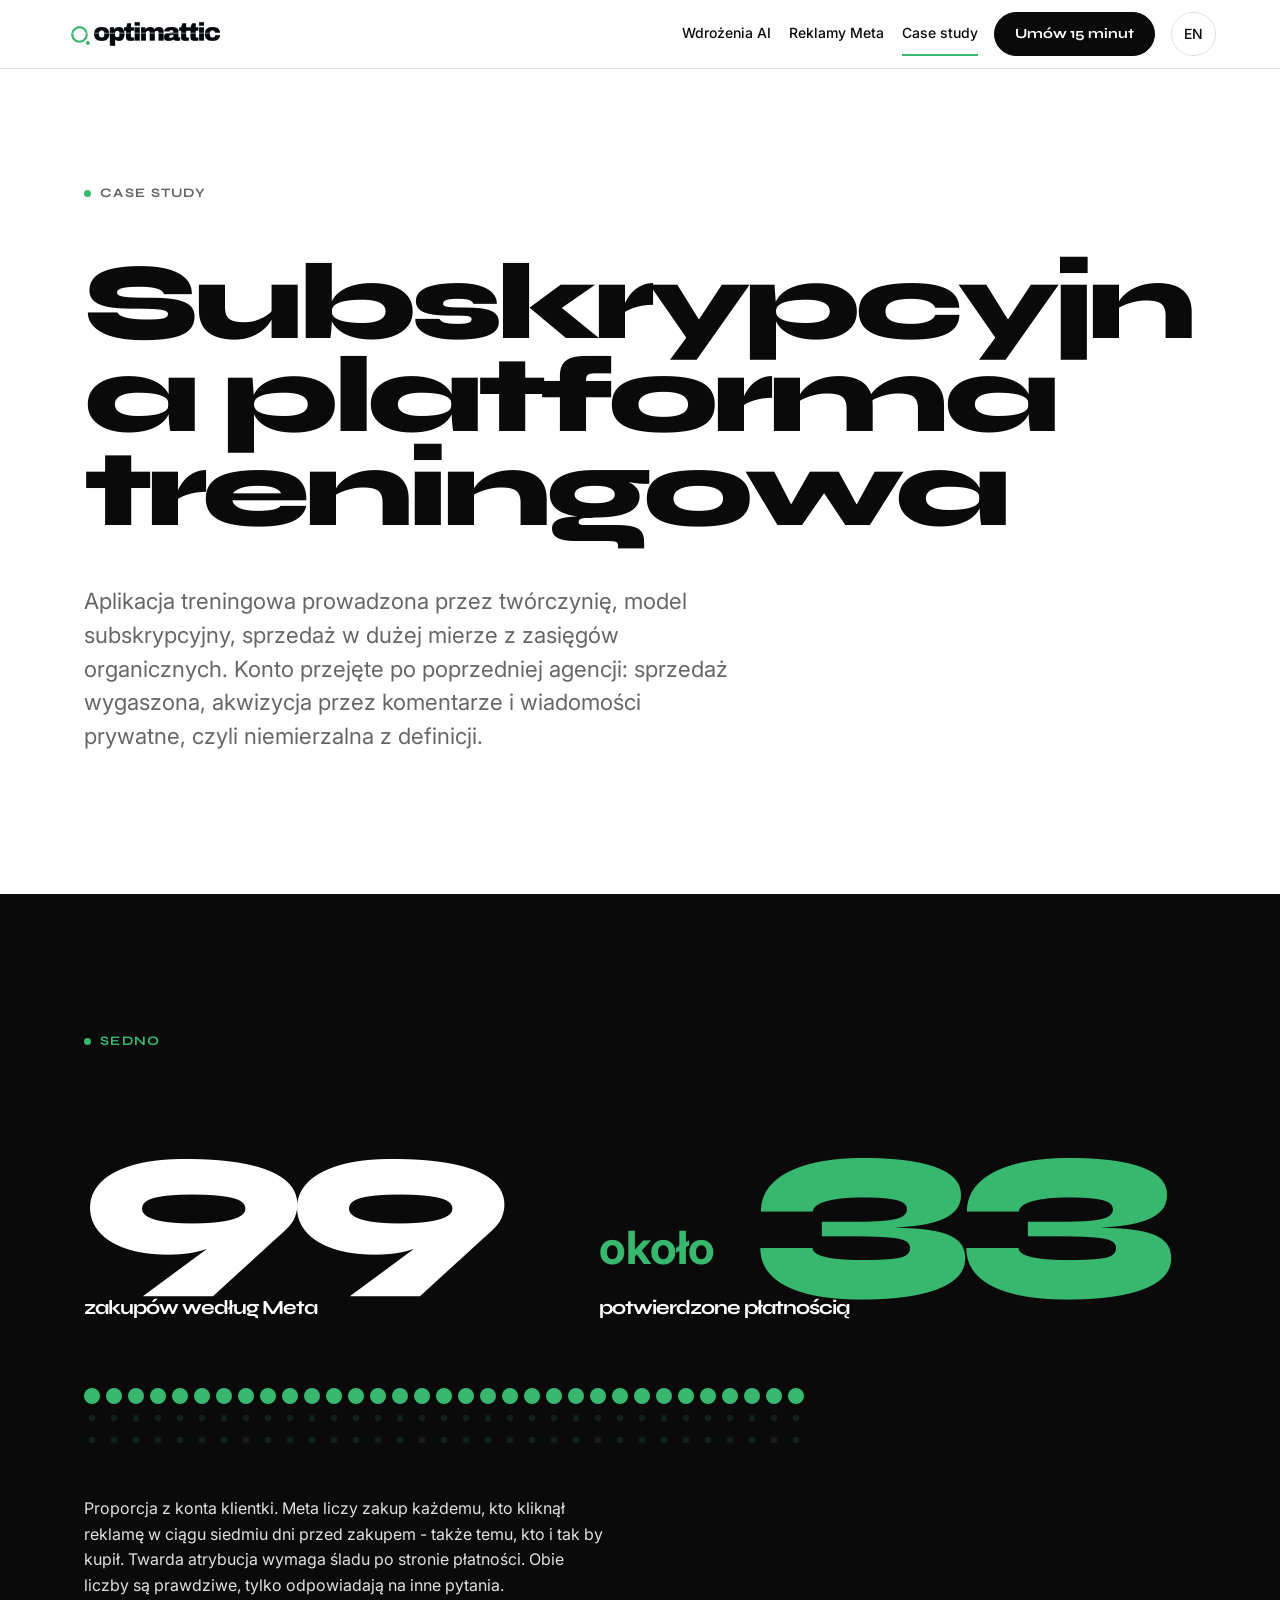
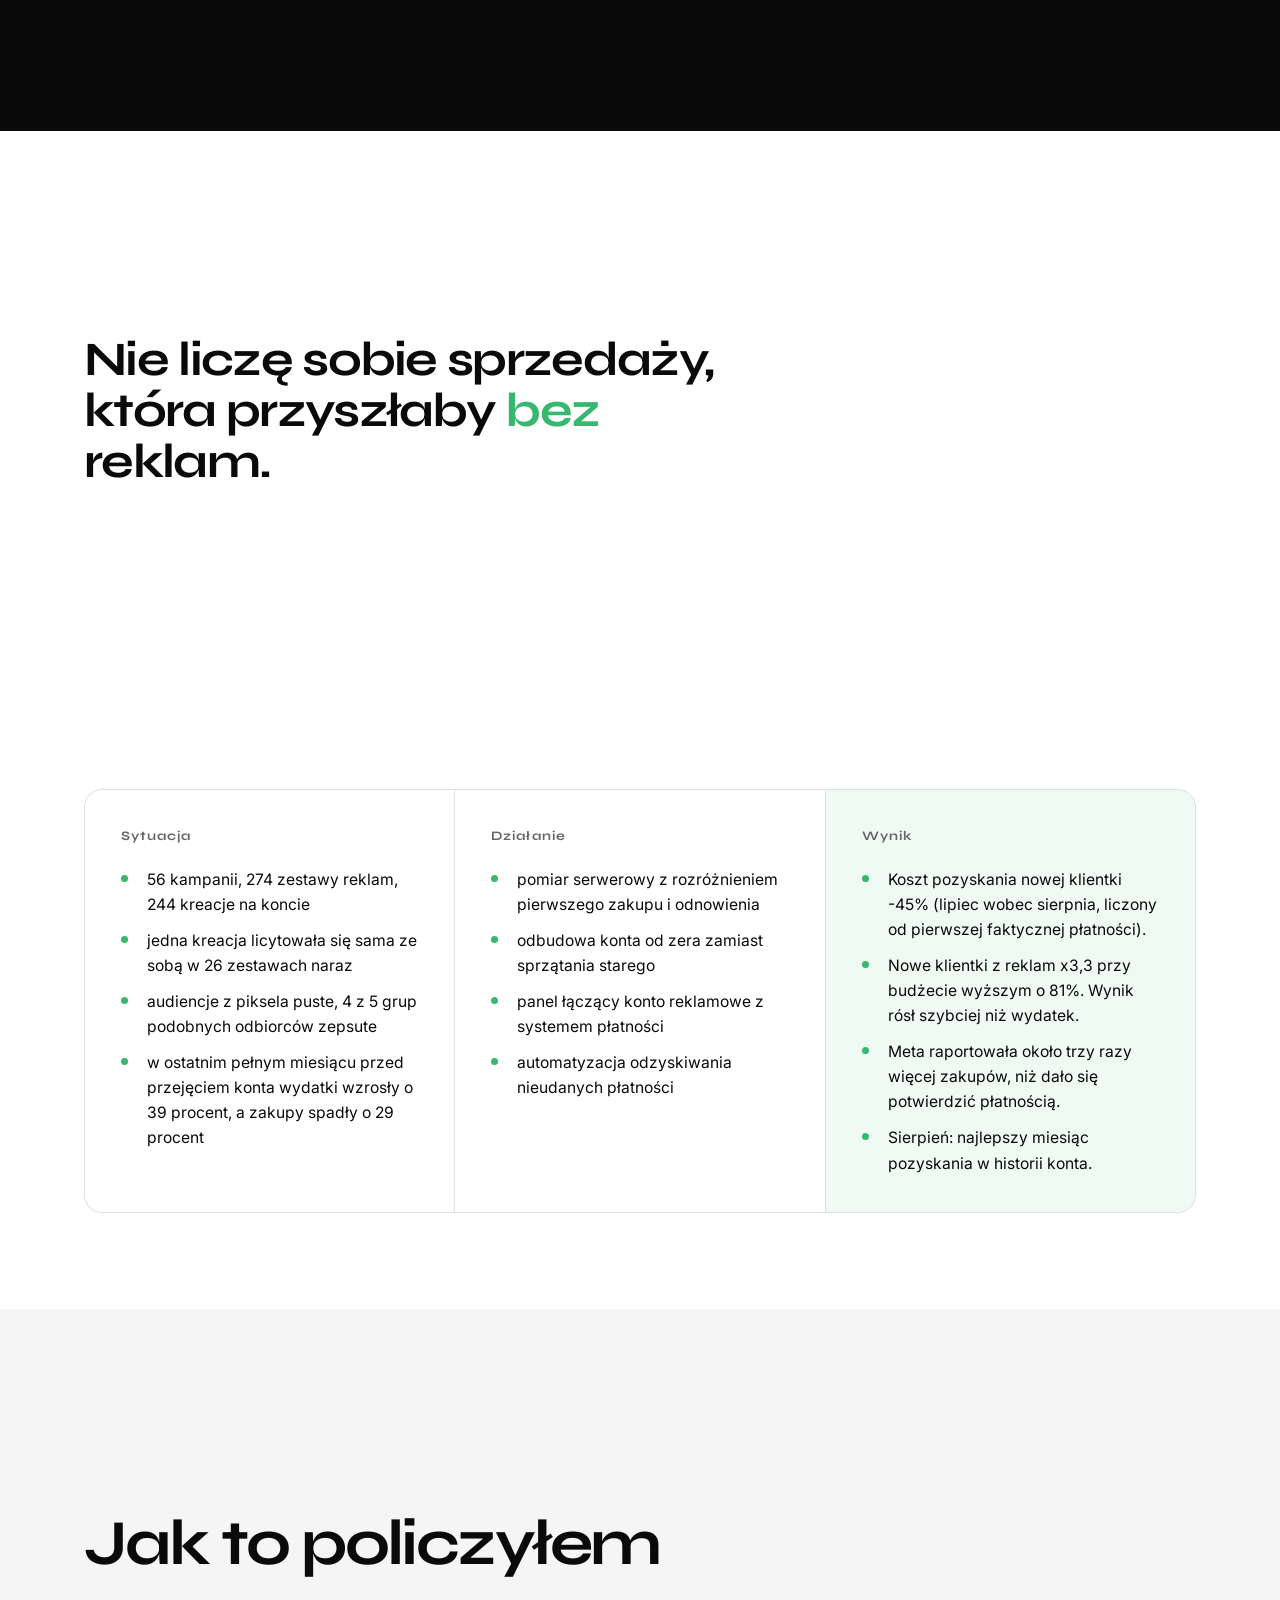
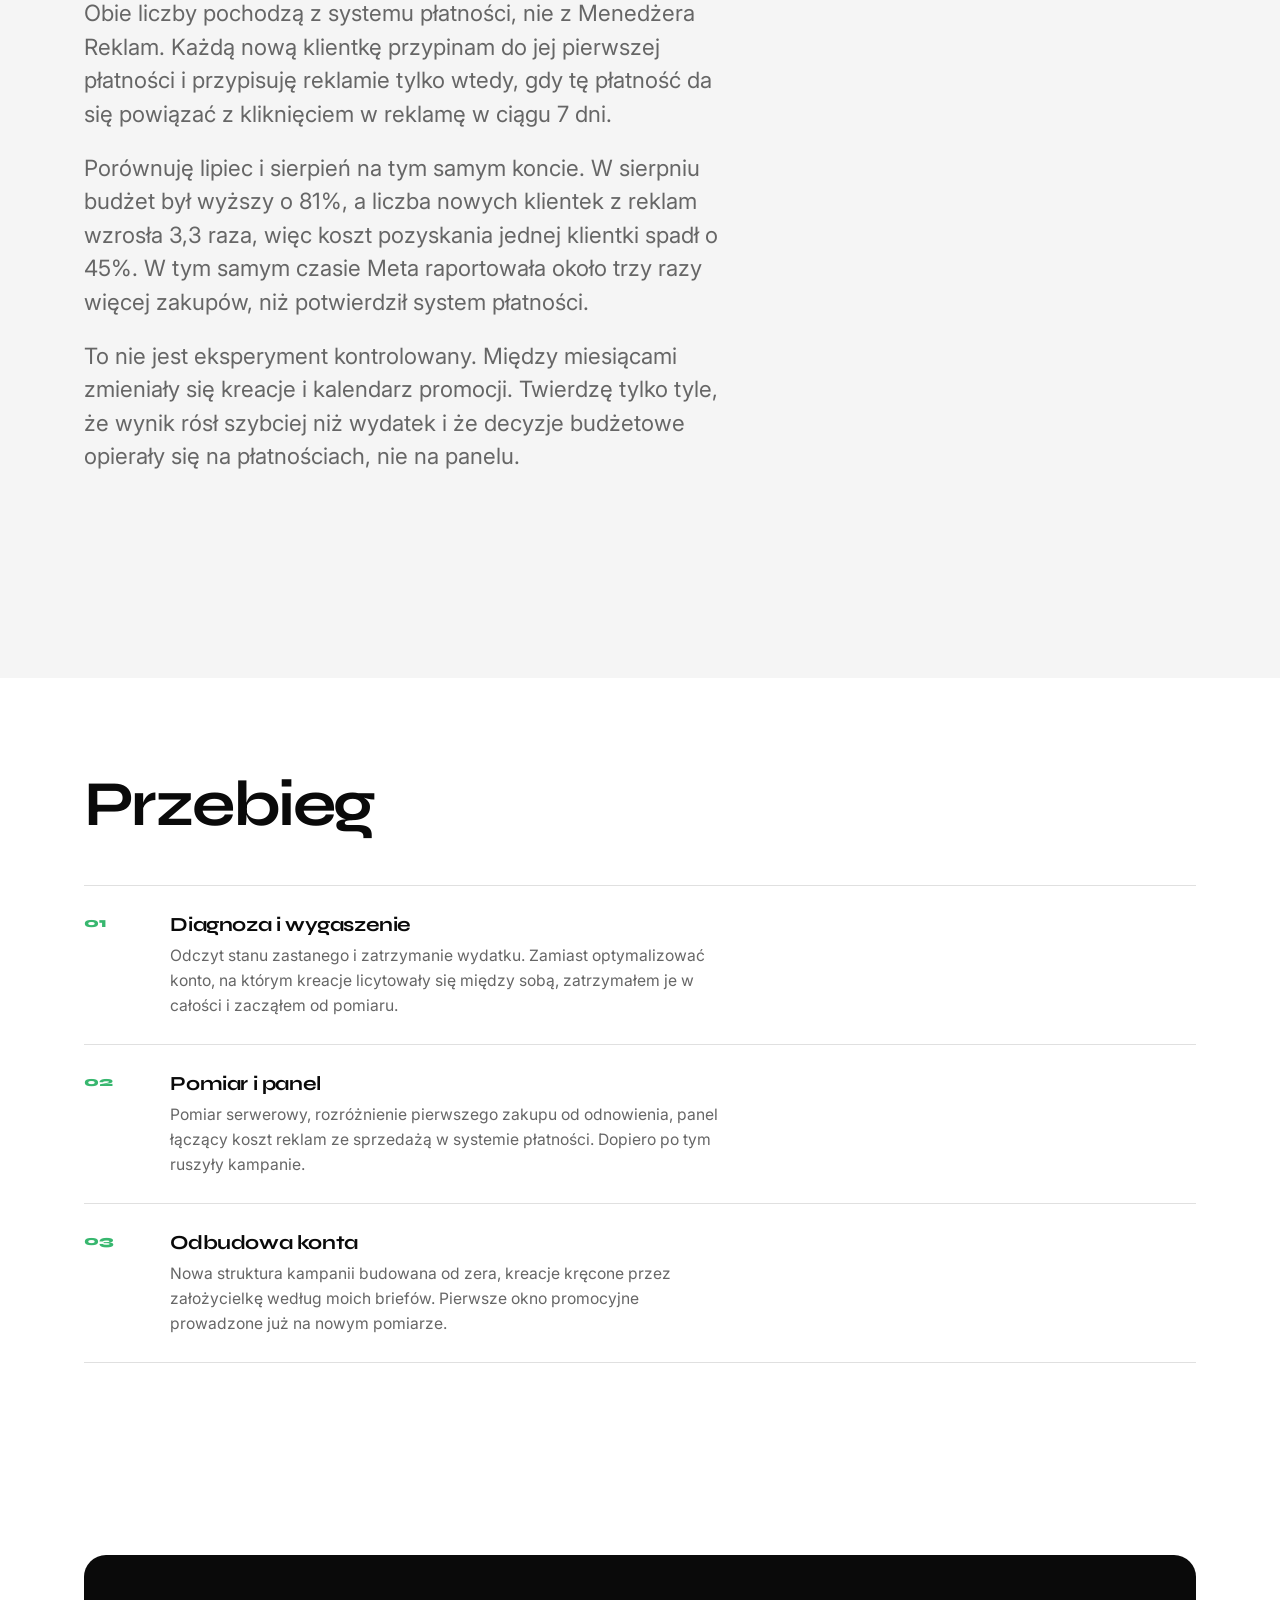
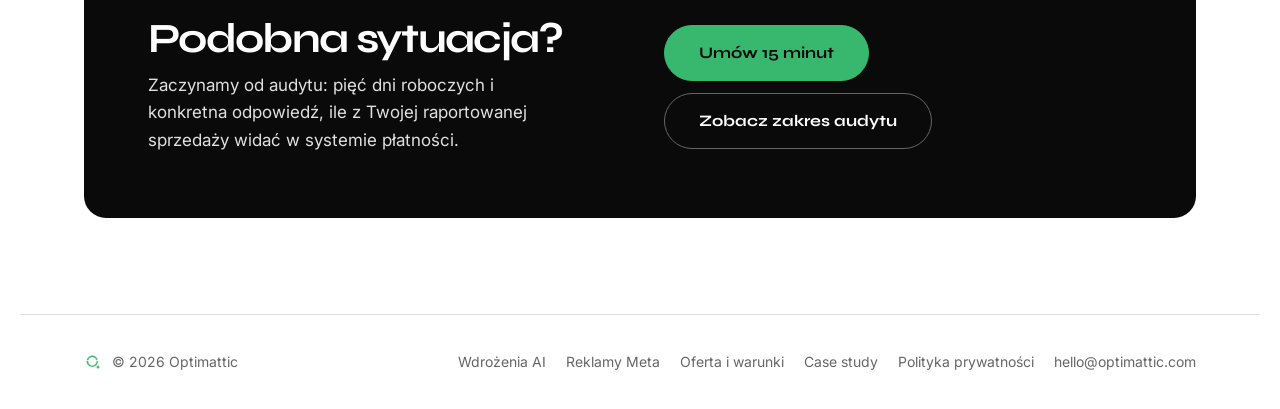
<file: case.html>
<!DOCTYPE html>
<html lang="pl">
<head>
<meta charset="UTF-8">
<meta name="viewport" content="width=device-width, initial-scale=1, viewport-fit=cover">
<title>Optimattic - case study: subskrypcyjna platforma treningowa</title>
<meta name="description" content="Przebudowa pomiaru i konta reklamowego w subskrypcyjnej platformie treningowej: koszt pozyskania -45%, nowe klientki z reklam x3,3 w dwa miesiące.">
<link rel="canonical" href="https://optimattic.com/case.html">
<link rel="alternate" hreflang="pl" href="https://optimattic.com/case.html">
<link rel="alternate" hreflang="en" href="https://optimattic.com/case-en.html">
<meta property="og:title" content="Case study: subskrypcyjna platforma treningowa">
<meta property="og:description" content="Meta liczy zakup każdemu, kto kliknął reklamę w ciągu siedmiu dni. Na każde trzy zakupy według Meta jeden potwierdzony płatnością.">
<meta property="og:url" content="https://optimattic.com/case.html">
<meta property="og:type" content="article">
<meta property="og:image" content="https://optimattic.com/og-pl.png">
<meta property="og:image:width" content="1200">
<meta property="og:image:height" content="630">
<meta name="twitter:card" content="summary_large_image">
<link rel="icon" type="image/png" href="favicon.png">
<link rel="apple-touch-icon" href="apple-touch-icon.png">
<link rel="preconnect" href="https://fonts.googleapis.com">
<link rel="preconnect" href="https://fonts.gstatic.com" crossorigin>
<link href="https://fonts.googleapis.com/css2?family=Syne:wght@700;800&family=Inter:wght@400;500&display=swap" rel="stylesheet">
<link rel="stylesheet" href="site.css?v=2">
<script type="application/ld+json">
{"@context":"https://schema.org","@type":"Article","headline":"Case study: subskrypcyjna platforma treningowa","description":"Przebudowa pomiaru i konta reklamowego w subskrypcyjnej platformie treningowej: koszt pozyskania -45%, nowe klientki z reklam x3,3 w dwa miesiące.","inLanguage":"pl-PL","url":"https://optimattic.com/case.html","image":"https://optimattic.com/og-pl.png","author":{"@type":"Person","@id":"https://optimattic.com/#lukasz","name":"Łukasz Ziółkowski"},"publisher":{"@type":"Organization","@id":"https://optimattic.com/#org","name":"Optimattic","logo":{"@type":"ImageObject","url":"https://optimattic.com/logo.png"}}}
</script>
<style>
:root{
  --black:#0A0A0A; --green:#38B76F; --mint:#E8F5ED; --mint-light:#F0FAF4;
  --gray:#666666; --gray-light:#F5F5F5; --white:#FFFFFF; --border:#E0E0E0;
  --pad:clamp(20px,5vw,80px); --max:1240px;
  --dense:clamp(56px,8vw,96px); --quiet:clamp(96px,16vw,220px);
  --ease:cubic-bezier(.22,.61,.36,1);
}
*,*::before,*::after{box-sizing:border-box}
html{scroll-behavior:smooth;-webkit-text-size-adjust:100%}
@media (prefers-reduced-motion:reduce){html{scroll-behavior:auto}}
body{margin:0;background:var(--white);color:var(--black);font-family:'Inter',system-ui,sans-serif;
  font-size:17px;line-height:1.6;-webkit-font-smoothing:antialiased;overflow-x:hidden}
img{max-width:100%;height:auto;display:block}
h1,h2,h3{font-family:'Syne',sans-serif;margin:0;letter-spacing:-.04em}
p,ul,ol{margin:0}
::selection{background:var(--mint)}
:focus-visible{outline:2px solid var(--green);outline-offset:3px;border-radius:2px}
.skip{position:absolute;left:-9999px;top:0;background:var(--black);color:var(--white);padding:12px 20px;z-index:100}
.skip:focus{left:8px;top:8px}
.visually-hidden{position:absolute;width:1px;height:1px;padding:0;margin:-1px;overflow:hidden;clip:rect(0,0,0,0);white-space:nowrap;border:0}

/* ---------- type scale (3 steps only) ---------- */
.t-display{font-family:'Syne',sans-serif;font-weight:800;font-size:clamp(2rem,calc((100vw - 2*var(--pad))/9.9),6.8rem);line-height:.86;letter-spacing:-.05em;overflow-wrap:break-word}
.t-head{font-family:'Syne',sans-serif;font-weight:700;font-size:clamp(2rem,6vw,4rem);line-height:.98;letter-spacing:-.04em}
.t-sub{font-family:'Syne',sans-serif;font-weight:700;font-size:1.25rem;line-height:1.25;letter-spacing:-.02em}
.lead{font-size:clamp(1.1rem,2.4vw,1.4rem);line-height:1.5;max-width:46ch;text-wrap:pretty}
.muted{color:var(--gray)}
.eyebrow{display:inline-flex;align-items:center;gap:9px;font-family:'Syne',sans-serif;font-size:13px;
  font-weight:700;letter-spacing:.1em;text-transform:uppercase;color:var(--gray)}
.eyebrow::before{content:'';width:7px;height:7px;border-radius:50%;background:var(--green);flex:none}

/* ---------- layout ---------- */
.wrap{max-width:var(--max);margin:0 auto;padding-left:var(--pad);padding-right:var(--pad)}
.dense{padding-top:var(--dense);padding-bottom:var(--dense)}
.quiet{padding-top:var(--quiet);padding-bottom:var(--quiet)}
.band-gray{background:var(--gray-light)}
.grid-3{display:grid;gap:1px;background:var(--border);border:1px solid var(--border);border-radius:18px;overflow:hidden;
  grid-template-columns:repeat(auto-fit,minmax(min(100%,280px),1fr))}
.grid-3>*{background:var(--white);padding:clamp(24px,3.2vw,36px)}
.split{display:grid;gap:clamp(32px,6vw,80px);grid-template-columns:repeat(auto-fit,minmax(min(100%,320px),1fr));align-items:start}

[id]{scroll-margin-top:84px}
/* ---------- buttons (one motion pattern: translateY + opacity) ---------- */
.btn{display:inline-flex;align-items:center;justify-content:center;height:56px;padding:0 34px;border:1px solid var(--black);
  border-radius:100px;background:var(--black);color:var(--white);text-decoration:none;cursor:pointer;
  font-family:'Syne',sans-serif;font-weight:700;font-size:16px;
  transition:transform .25s var(--ease),opacity .25s var(--ease),background-color .25s var(--ease),border-color .25s var(--ease),color .25s var(--ease)}
.btn:hover{background:var(--green);border-color:var(--green);color:var(--black);transform:translateY(-2px)}
.btn:active{transform:translateY(0)}
.btn--ghost{background:transparent;color:var(--black);border-color:var(--border)}
.btn--ghost:hover{background:transparent;color:var(--black);border-color:var(--black)}
.btn--onDark{background:var(--green);border-color:var(--green);color:var(--black)}
.btn--onDark:hover{background:var(--white);border-color:var(--white);color:var(--black)}
.btn--outlineDark{background:transparent;color:var(--white);border-color:var(--gray)}
.btn--outlineDark:hover{background:transparent;color:var(--white);border-color:var(--white)}
.btn-row{display:flex;flex-wrap:wrap;gap:12px}
.textlink{display:inline-flex;align-items:center;gap:8px;color:var(--black);text-decoration:none;font-family:'Syne',sans-serif;
  font-weight:700;font-size:15px;border-bottom:2px solid var(--green);padding-bottom:3px;
  transition:transform .25s var(--ease),opacity .25s var(--ease)}
.textlink:hover{transform:translateY(-2px)}
.textlink--onDark{color:var(--white)}

/* ---------- hero ---------- */
.hero{padding-top:clamp(40px,8.5vw,110px);padding-bottom:clamp(38px,7vw,96px)}
.hero .eyebrow{margin-bottom:clamp(28px,5vw,52px)}
.hero h1{max-width:13ch;margin-bottom:clamp(28px,5vw,48px)}
.hero h1 em{font-style:normal;color:var(--green)}
.hero .lead{margin-bottom:clamp(32px,5vw,52px)}

/* ---------- SIGNATURE MOMENT ---------- */
.signal{background:var(--black);color:var(--white);padding-top:clamp(72px,11vw,132px);padding-bottom:clamp(72px,11vw,132px)}
.signal__eyebrow{margin-bottom:clamp(36px,6vw,64px);color:var(--green)}
.signal__row{display:grid;grid-template-columns:1fr;gap:clamp(28px,5vw,56px);align-items:end;margin-bottom:clamp(40px,6vw,64px)}
@media (min-width:760px){.signal__row{grid-template-columns:auto auto;justify-content:start;gap:clamp(48px,8vw,120px)}}
.signal__row>span{display:block}
.signal__num{display:block;font-family:'Syne',sans-serif;font-weight:800;font-size:clamp(5rem,18vw,13rem);line-height:.78;letter-spacing:-.06em;
  font-variant-numeric:tabular-nums}
.signal__num--kept{color:var(--green);display:flex;align-items:baseline;gap:.18em;white-space:nowrap}
.signal__approx{font-family:'Inter',sans-serif;font-size:.22em;font-weight:700;letter-spacing:0}
.signal__label{display:block;font-size:clamp(1rem,2.2vw,1.25rem);color:var(--white);margin-top:14px;max-width:20ch}
.signal__minus{font-family:'Syne',sans-serif;font-weight:700;font-size:clamp(1.5rem,4vw,2.5rem);color:var(--green);
  letter-spacing:-.03em;padding-bottom:clamp(8px,2vw,22px);white-space:nowrap}
.dots{display:grid;grid-template-columns:repeat(11,1fr);gap:clamp(6px,1.4vw,14px);max-width:640px;margin-bottom:clamp(32px,5vw,48px)}
@media (min-width:760px){.dots{grid-template-columns:repeat(33,1fr);gap:6px;max-width:720px}}
.dot{aspect-ratio:1;border-radius:50%;background:var(--green);
  transition:opacity .55s var(--ease),transform .55s var(--ease);transition-delay:calc(var(--i)*7ms)}
.dot--lost{opacity:.14;transform:scale(.4)}
.signal__note{color:var(--border);font-size:1rem;max-width:52ch}
/* JS start state - page without JS shows the end state */
.signal.is-armed .dot--lost{opacity:1;transform:scale(1)}
.signal.is-armed .signal__kept,.signal.is-armed .signal__minus{opacity:0;transform:translateY(10px)}
.signal__kept,.signal__minus{transition:opacity .5s var(--ease) .35s,transform .5s var(--ease) .35s}
@media (prefers-reduced-motion:reduce){
  .dot,.signal__kept,.signal__minus,.reveal{transition:none!important}
  .signal.is-armed .dot--lost{opacity:.14;transform:scale(.4)}
  .signal.is-armed .signal__kept,.signal.is-armed .signal__minus{opacity:1;transform:none}
}

/* ---------- reveal (single pattern, whole page) ---------- */
.reveal{transition:opacity .5s var(--ease),transform .5s var(--ease)}
.js .reveal.is-armed{opacity:0;transform:translateY(14px)}

/* ---------- statement ---------- */
.statement{font-family:'Syne',sans-serif;font-weight:700;font-size:clamp(1.6rem,4.6vw,3rem);line-height:1.06;
  letter-spacing:-.035em;max-width:20ch}
.statement em{font-style:normal;color:var(--green)}

/* ---------- cards + lists ---------- */
.card__num{font-family:'Syne',sans-serif;font-weight:700;font-size:13px;color:var(--gray);margin-bottom:20px;letter-spacing:.08em}
.card .t-sub{margin-bottom:10px}
.card p{color:var(--gray);font-size:.98rem;margin-bottom:20px}
.card--mint{background:var(--mint-light)!important}
.list{list-style:none;padding:0;display:grid;gap:11px}
.list li{display:grid;grid-template-columns:15px 1fr;gap:11px;align-items:start;font-size:.98rem}
.list li::before{content:'';width:7px;height:7px;border-radius:50%;background:var(--green);margin-top:8px}
.list--muted li{color:var(--gray)}
.list--muted li::before{width:9px;height:1px;border-radius:0;background:var(--gray);margin-top:12px}
.list--lg li{font-size:1.05rem}

/* ---------- steps ---------- */
.steps{list-style:none;padding:0}
.steps li{display:grid;grid-template-columns:48px 1fr;gap:clamp(14px,3vw,40px);padding:26px 0;border-top:1px solid var(--border)}
.steps li:last-child{border-bottom:1px solid var(--border)}
.steps__num{font-family:'Syne',sans-serif;font-weight:800;font-size:14px;color:var(--green)}
.steps h3{margin-bottom:6px}
.steps p{color:var(--gray);font-size:.98rem;max-width:56ch}

/* ---------- form ---------- */
.form{display:grid;gap:18px;max-width:660px}
@media (min-width:720px){.form{grid-template-columns:1fr 1fr}.form .field--full,.form .form-foot{grid-column:1/-1}}
.field{display:grid;gap:8px}
.field label{font-family:'Syne',sans-serif;font-weight:700;font-size:14px}
.field input,.field select,.field textarea{width:100%;border:1px solid var(--border);border-radius:12px;background:var(--white);
  color:var(--black);font-family:'Inter',sans-serif;font-size:16px;
  transition:border-color .25s var(--ease),box-shadow .25s var(--ease)}
.field input,.field select{height:56px;padding:0 16px}
.field select{appearance:none;
  background-image:linear-gradient(45deg,transparent 50%,var(--black) 50%),linear-gradient(135deg,var(--black) 50%,transparent 50%);
  background-position:calc(100% - 21px) 25px,calc(100% - 16px) 25px;background-size:5px 5px,5px 5px;background-repeat:no-repeat}
.field textarea{padding:15px 16px;min-height:112px;resize:vertical}
.field input:focus,.field select:focus,.field textarea:focus{outline:none;border-color:var(--green);box-shadow:0 0 0 3px var(--mint)}
.form-foot{display:flex;flex-wrap:wrap;align-items:center;gap:16px}
.form-status{font-size:14px;color:var(--gray);margin:0}
.form-status.ok{color:var(--green)}
.form-status.err{color:var(--black);font-weight:500}

/* ---------- CTA band ---------- */
.cta{background:var(--black);color:var(--white);border-radius:22px;padding:clamp(32px,6vw,64px);
  display:grid;gap:clamp(24px,4vw,48px);grid-template-columns:repeat(auto-fit,minmax(min(100%,280px),1fr));align-items:center}
.cta p{color:var(--border);max-width:38ch}

@media (max-width:600px){.btn{width:100%}.btn-row .btn{width:auto}.form-foot .btn{width:100%}}
@media (max-width:700px){[id]{scroll-margin-top:120px}}

/* ---------- fork (moment wyboru) ---------- */
.fork{position:relative}
.fork__stem{width:2px;height:44px;background:var(--border);margin:0 0 0 22px}
.fork__paths{display:grid;gap:24px;grid-template-columns:1fr}
.fork__path{position:relative;padding:26px 26px 26px 26px;border:1px solid var(--border);border-radius:18px;background:var(--white)}
.fork__path::before{content:'';position:absolute;left:22px;top:-24px;width:2px;height:24px;background:var(--border)}
.fork__path--b::before{background:var(--green)}
.fork__node{display:inline-flex;align-items:center;justify-content:center;width:34px;height:34px;border-radius:50%;
  background:var(--black);color:var(--white);font-family:'Syne',sans-serif;font-weight:800;font-size:14px;margin-bottom:16px}
.fork__path--b .fork__node{background:var(--green);color:var(--black)}
@media (min-width:820px){
  .fork__stem{margin:0 auto;height:56px}
  .fork__paths{grid-template-columns:1fr 1fr;gap:64px;position:relative}
  .fork__paths::before{content:'';position:absolute;top:-28px;left:25%;right:25%;height:2px;background:var(--border)}
  .fork__path{padding:34px}
  .fork__path::before{left:50%;transform:translateX(-50%);top:-28px;height:28px}
}
</style>
<script defer src="https://cloud.umami.is/script.js" data-website-id="dafa0028-72b2-44c8-8e10-4a8a624410fc"></script>
<script defer src="site.js"></script>
</head>
<body>
<a class="skip" href="#main">Przejdź do treści</a>
<header class="site-header">
  <a class="site-header__logo" href="index.html" aria-label="Optimattic - strona główna"><img src="logo.png" alt="Optimattic" width="500" height="80"></a>
  <nav class="site-header__links" aria-label="Główna">
    <a class="site-header__link" href="index.html">Wdrożenia AI</a>
    <a class="site-header__link" href="meta.html">Reklamy Meta</a>
    <a class="site-header__link" href="case.html" aria-current="page">Case study</a>
  </nav>
  <a class="btn site-header__cta" href="https://calendar.app.google/GWuQbhH2p4hGBfy58" data-booking-url data-umami-event="booking-click" target="_blank" rel="noopener">Umów 15 minut</a>
  <a class="site-header__lang" href="case-en.html" hreflang="en" aria-label="English version">EN</a>
</header>
<main id="main">

<section class="wrap hero">
  <p class="eyebrow">Case study</p>
  <h1 class="t-display">Subskrypcyjna platforma treningowa</h1>
  <p class="lead muted">Aplikacja treningowa prowadzona przez twórczynię, model subskrypcyjny, sprzedaż w dużej mierze z zasięgów organicznych. Konto przejęte po poprzedniej agencji: sprzedaż wygaszona, akwizycja przez komentarze i wiadomości prywatne, czyli niemierzalna z definicji.</p>
</section>


<section class="signal" id="pomiar" aria-labelledby="signal-title">
  <div class="wrap">
    <div class="eyebrow signal__eyebrow">Sedno</div>
    <h2 id="signal-title" class="signal__row">
      <span class="visually-hidden">Na 99 zakupów raportowanych przez Meta około 33 potwierdzała płatność (lipiec-sierpień 2026, platforma subskrypcyjna).</span>
      <span aria-hidden="true">
        <span class="signal__num">99</span>
        <span class="signal__label">zakupów według Meta</span>
      </span>
      <span class="signal__kept" aria-hidden="true">
        <span class="signal__num signal__num--kept"><span class="signal__approx">około</span>33</span>
        <span class="signal__label">potwierdzone płatnością</span>
      </span>
    </h2>
    <div class="dots" role="img" aria-label="99 zakupów według Meta, około 33 potwierdzone płatnością"><span class="dot" style="--i:0"></span><span class="dot" style="--i:0"></span><span class="dot" style="--i:0"></span><span class="dot" style="--i:0"></span><span class="dot" style="--i:0"></span><span class="dot" style="--i:0"></span><span class="dot" style="--i:0"></span><span class="dot" style="--i:0"></span><span class="dot" style="--i:0"></span><span class="dot" style="--i:0"></span><span class="dot" style="--i:0"></span><span class="dot" style="--i:0"></span><span class="dot" style="--i:0"></span><span class="dot" style="--i:0"></span><span class="dot" style="--i:0"></span><span class="dot" style="--i:0"></span><span class="dot" style="--i:0"></span><span class="dot" style="--i:0"></span><span class="dot" style="--i:0"></span><span class="dot" style="--i:0"></span><span class="dot" style="--i:0"></span><span class="dot" style="--i:0"></span><span class="dot" style="--i:0"></span><span class="dot" style="--i:0"></span><span class="dot" style="--i:0"></span><span class="dot" style="--i:0"></span><span class="dot" style="--i:0"></span><span class="dot" style="--i:0"></span><span class="dot" style="--i:0"></span><span class="dot" style="--i:0"></span><span class="dot" style="--i:0"></span><span class="dot" style="--i:0"></span><span class="dot" style="--i:0"></span><span class="dot dot--lost" style="--i:0"></span><span class="dot dot--lost" style="--i:1"></span><span class="dot dot--lost" style="--i:2"></span><span class="dot dot--lost" style="--i:3"></span><span class="dot dot--lost" style="--i:4"></span><span class="dot dot--lost" style="--i:5"></span><span class="dot dot--lost" style="--i:6"></span><span class="dot dot--lost" style="--i:7"></span><span class="dot dot--lost" style="--i:8"></span><span class="dot dot--lost" style="--i:9"></span><span class="dot dot--lost" style="--i:10"></span><span class="dot dot--lost" style="--i:11"></span><span class="dot dot--lost" style="--i:12"></span><span class="dot dot--lost" style="--i:13"></span><span class="dot dot--lost" style="--i:14"></span><span class="dot dot--lost" style="--i:15"></span><span class="dot dot--lost" style="--i:16"></span><span class="dot dot--lost" style="--i:17"></span><span class="dot dot--lost" style="--i:18"></span><span class="dot dot--lost" style="--i:19"></span><span class="dot dot--lost" style="--i:20"></span><span class="dot dot--lost" style="--i:21"></span><span class="dot dot--lost" style="--i:22"></span><span class="dot dot--lost" style="--i:23"></span><span class="dot dot--lost" style="--i:24"></span><span class="dot dot--lost" style="--i:25"></span><span class="dot dot--lost" style="--i:26"></span><span class="dot dot--lost" style="--i:27"></span><span class="dot dot--lost" style="--i:28"></span><span class="dot dot--lost" style="--i:29"></span><span class="dot dot--lost" style="--i:30"></span><span class="dot dot--lost" style="--i:31"></span><span class="dot dot--lost" style="--i:32"></span><span class="dot dot--lost" style="--i:33"></span><span class="dot dot--lost" style="--i:34"></span><span class="dot dot--lost" style="--i:35"></span><span class="dot dot--lost" style="--i:36"></span><span class="dot dot--lost" style="--i:37"></span><span class="dot dot--lost" style="--i:38"></span><span class="dot dot--lost" style="--i:39"></span><span class="dot dot--lost" style="--i:40"></span><span class="dot dot--lost" style="--i:41"></span><span class="dot dot--lost" style="--i:42"></span><span class="dot dot--lost" style="--i:43"></span><span class="dot dot--lost" style="--i:44"></span><span class="dot dot--lost" style="--i:45"></span><span class="dot dot--lost" style="--i:46"></span><span class="dot dot--lost" style="--i:47"></span><span class="dot dot--lost" style="--i:48"></span><span class="dot dot--lost" style="--i:49"></span><span class="dot dot--lost" style="--i:50"></span><span class="dot dot--lost" style="--i:51"></span><span class="dot dot--lost" style="--i:52"></span><span class="dot dot--lost" style="--i:53"></span><span class="dot dot--lost" style="--i:54"></span><span class="dot dot--lost" style="--i:55"></span><span class="dot dot--lost" style="--i:56"></span><span class="dot dot--lost" style="--i:57"></span><span class="dot dot--lost" style="--i:58"></span><span class="dot dot--lost" style="--i:59"></span><span class="dot dot--lost" style="--i:60"></span><span class="dot dot--lost" style="--i:61"></span><span class="dot dot--lost" style="--i:62"></span><span class="dot dot--lost" style="--i:63"></span><span class="dot dot--lost" style="--i:64"></span><span class="dot dot--lost" style="--i:65"></span></div>
    <p class="signal__note">Proporcja z konta klientki. Meta liczy zakup każdemu, kto kliknął reklamę w ciągu siedmiu dni przed zakupem - także temu, kto i tak by kupił. Twarda atrybucja wymaga śladu po stronie płatności. Obie liczby są prawdziwe, tylko odpowiadają na inne pytania.</p>
  </div>
</section>

<section class="wrap quiet reveal">
  <p class="statement">Nie liczę sobie sprzedaży, która przyszłaby <em>bez</em> reklam.</p>
</section>

<section class="wrap dense reveal">
  <div class="grid-3">
    <div class="card"><div class="card__num">Sytuacja</div><ul class="list"><li>56 kampanii, 274 zestawy reklam, 244 kreacje na koncie</li><li>jedna kreacja licytowała się sama ze sobą w 26 zestawach naraz</li><li>audiencje z piksela puste, 4 z 5 grup podobnych odbiorców zepsute</li><li>w ostatnim pełnym miesiącu przed przejęciem konta wydatki wzrosły o 39 procent, a zakupy spadły o 29 procent</li></ul></div>
    <div class="card"><div class="card__num">Działanie</div><ul class="list"><li>pomiar serwerowy z rozróżnieniem pierwszego zakupu i odnowienia</li><li>odbudowa konta od zera zamiast sprzątania starego</li><li>panel łączący konto reklamowe z systemem płatności</li><li>automatyzacja odzyskiwania nieudanych płatności</li></ul></div>
    <div class="card card--mint"><div class="card__num">Wynik</div><ul class="list"><li>Koszt pozyskania nowej klientki -45% (lipiec wobec sierpnia, liczony od pierwszej faktycznej płatności).</li><li>Nowe klientki z reklam x3,3 przy budżecie wyższym o 81%. Wynik rósł szybciej niż wydatek.</li><li>Meta raportowała około trzy razy więcej zakupów, niż dało się potwierdzić płatnością.</li><li>Sierpień: najlepszy miesiąc pozyskania w historii konta.</li></ul></div>
  </div>
</section>

<section class="band-gray">
  <div class="wrap quiet reveal">
    <h2 class="t-head" style="margin-bottom:20px">Jak to policzyłem</h2>
    <p class="lead muted">Obie liczby pochodzą z systemu płatności, nie z Menedżera Reklam. Każdą nową klientkę przypinam do jej pierwszej płatności i przypisuję reklamie tylko wtedy, gdy tę płatność da się powiązać z kliknięciem w reklamę w ciągu 7 dni.</p>
    <p class="lead muted" style="margin-top:20px">Porównuję lipiec i sierpień na tym samym koncie. W sierpniu budżet był wyższy o 81%, a liczba nowych klientek z reklam wzrosła 3,3 raza, więc koszt pozyskania jednej klientki spadł o 45%. W tym samym czasie Meta raportowała około trzy razy więcej zakupów, niż potwierdził system płatności.</p>
    <p class="lead muted" style="margin-top:20px">To nie jest eksperyment kontrolowany. Między miesiącami zmieniały się kreacje i kalendarz promocji. Twierdzę tylko tyle, że wynik rósł szybciej niż wydatek i że decyzje budżetowe opierały się na płatnościach, nie na panelu.</p>
  </div>
</section>

<section class="wrap dense reveal">
  <h2 class="t-head" style="margin-bottom:clamp(32px,5vw,48px)">Przebieg</h2>
  <ol class="steps">
    <li><span class="steps__num">01</span><div><h3 class="t-sub">Diagnoza i wygaszenie</h3><p>Odczyt stanu zastanego i zatrzymanie wydatku. Zamiast optymalizować konto, na którym kreacje licytowały się między sobą, zatrzymałem je w całości i zacząłem od pomiaru.</p></div></li>
    <li><span class="steps__num">02</span><div><h3 class="t-sub">Pomiar i panel</h3><p>Pomiar serwerowy, rozróżnienie pierwszego zakupu od odnowienia, panel łączący koszt reklam ze sprzedażą w systemie płatności. Dopiero po tym ruszyły kampanie.</p></div></li>
    <li><span class="steps__num">03</span><div><h3 class="t-sub">Odbudowa konta</h3><p>Nowa struktura kampanii budowana od zera, kreacje kręcone przez założycielkę według moich briefów. Pierwsze okno promocyjne prowadzone już na nowym pomiarze.</p></div></li>
  </ol>
</section>

<section class="wrap dense reveal">
  <div class="cta">
    <div>
      <h2 class="t-head" style="font-size:clamp(1.8rem,5vw,2.6rem);margin-bottom:12px">Podobna sytuacja?</h2>
      <p>Zaczynamy od audytu: pięć dni roboczych i konkretna odpowiedź, ile z Twojej raportowanej sprzedaży widać w systemie płatności.</p>
    </div>
    <div class="btn-row">
      <a class="btn btn--onDark" href="https://calendar.app.google/GWuQbhH2p4hGBfy58" data-booking-url data-umami-event="booking-click" target="_blank" rel="noopener">Umów 15 minut</a>
      <a class="btn btn--outlineDark" href="marketing.html#audyt" data-umami-event="audit-scope">Zobacz zakres audytu</a>
    </div>
  </div>
</section>
</main>

<footer class="site-footer">
  <div class="site-footer__brand"><img src="favicon.png" alt="" width="18" height="18"><span>© 2026 Optimattic</span></div>
  <nav class="site-footer__links" aria-label="Stopka">
    <a href="index.html">Wdrożenia AI</a>
    <a href="meta.html">Reklamy Meta</a>
    <a href="marketing.html">Oferta i warunki</a>
    <a href="case.html">Case study</a>
    <a href="polityka-prywatnosci-aplikacji.html">Polityka prywatności</a>
    <a href="mailto:hello@optimattic.com">hello@optimattic.com</a>
  </nav>
</footer>
<script>
document.documentElement.classList.add('js');
(function(){
  var reduce = window.matchMedia('(prefers-reduced-motion: reduce)').matches;
  var targets = [].slice.call(document.querySelectorAll('.signal, .reveal'));
  if (!('IntersectionObserver' in window) || reduce) return;
  function disarm(el){ el.classList.remove('is-armed'); }
  targets.forEach(function(el){
    // only arm what is still below the fold; anything at or above the viewport stays final
    if (el.getBoundingClientRect().top > window.innerHeight * 0.9) el.classList.add('is-armed');
  });
  var io = new IntersectionObserver(function(entries){
    entries.forEach(function(e){
      if (e.isIntersecting || e.boundingClientRect.top < 0){ disarm(e.target); io.unobserve(e.target); }
    });
  }, { threshold: 0.2, rootMargin: '0px 0px -8% 0px' });
  targets.forEach(function(el){ io.observe(el); });
  // safety net: nothing may stay invisible (fast scroll, hash jump, restored scroll position)
  window.setTimeout(function(){ targets.forEach(disarm); }, 4000);
  window.addEventListener('hashchange', function(){ targets.forEach(disarm); });
})();
</script>
</body>
</html>
</file>
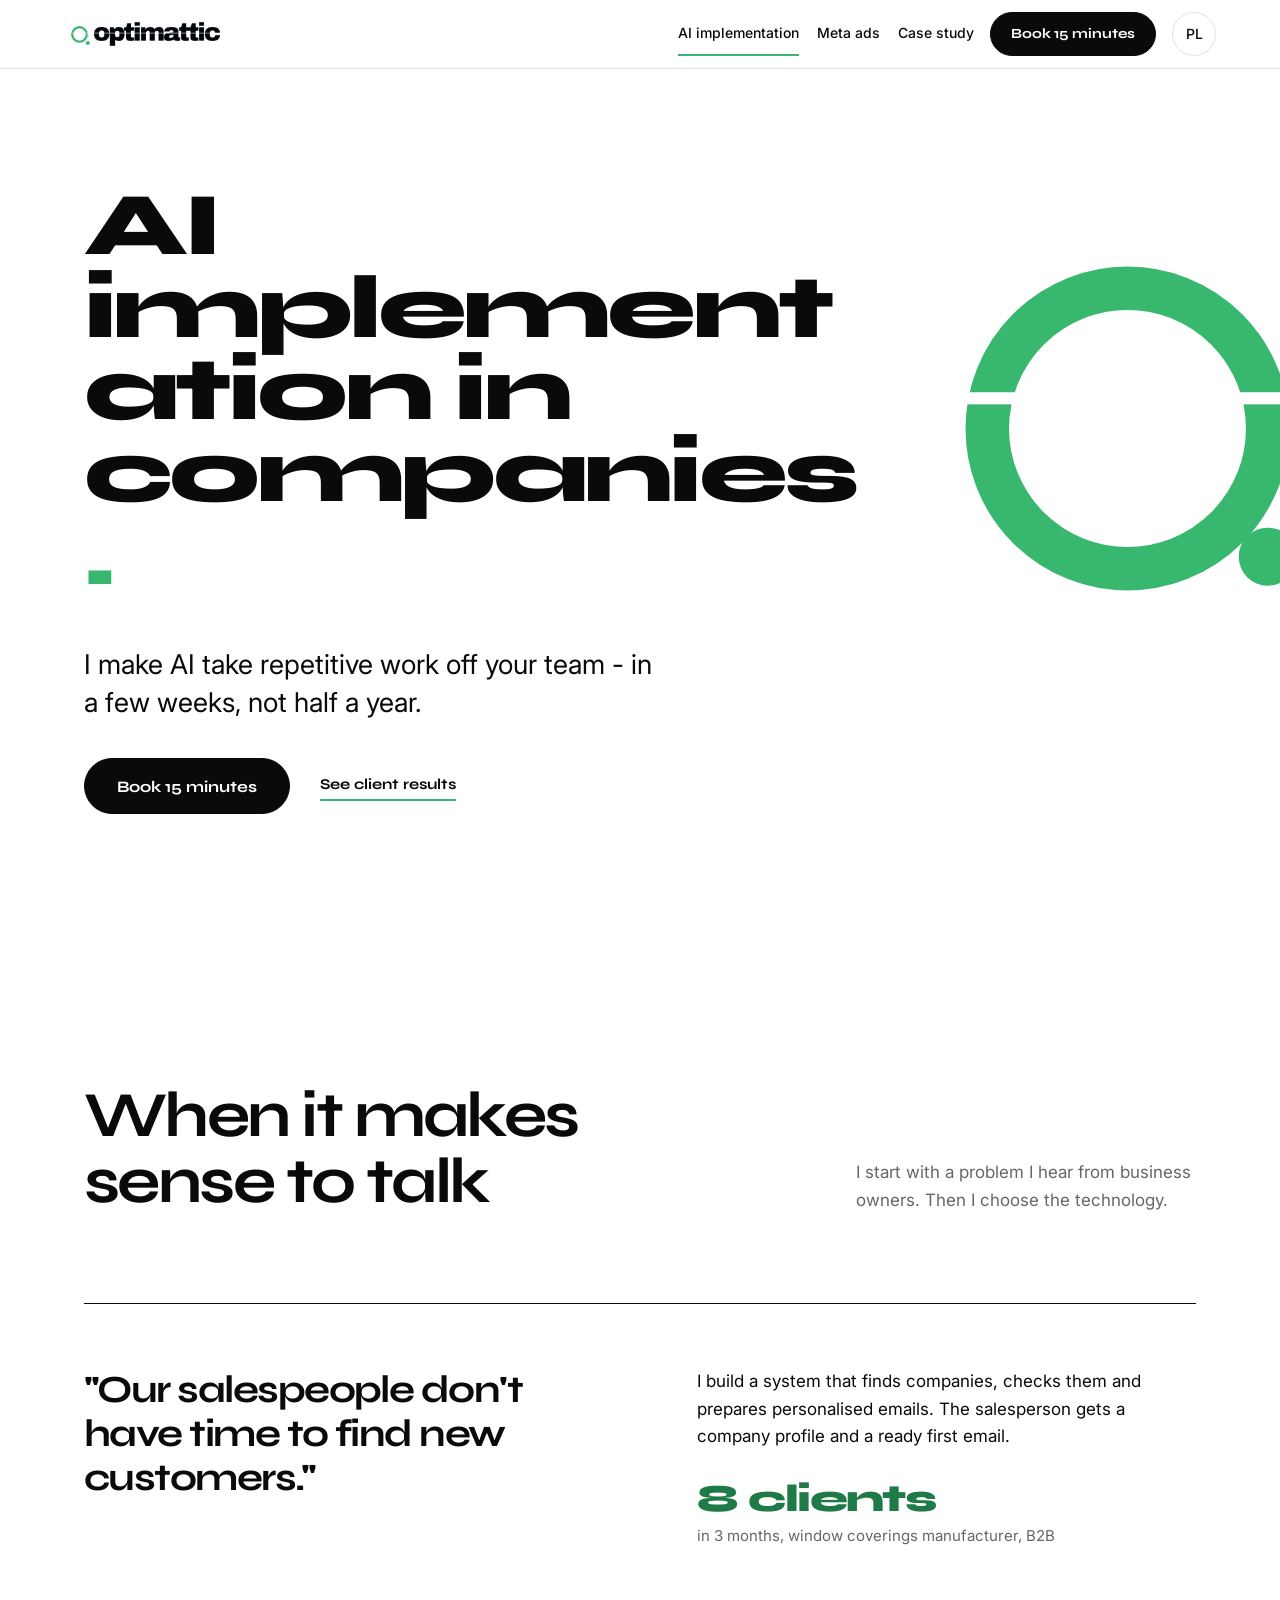
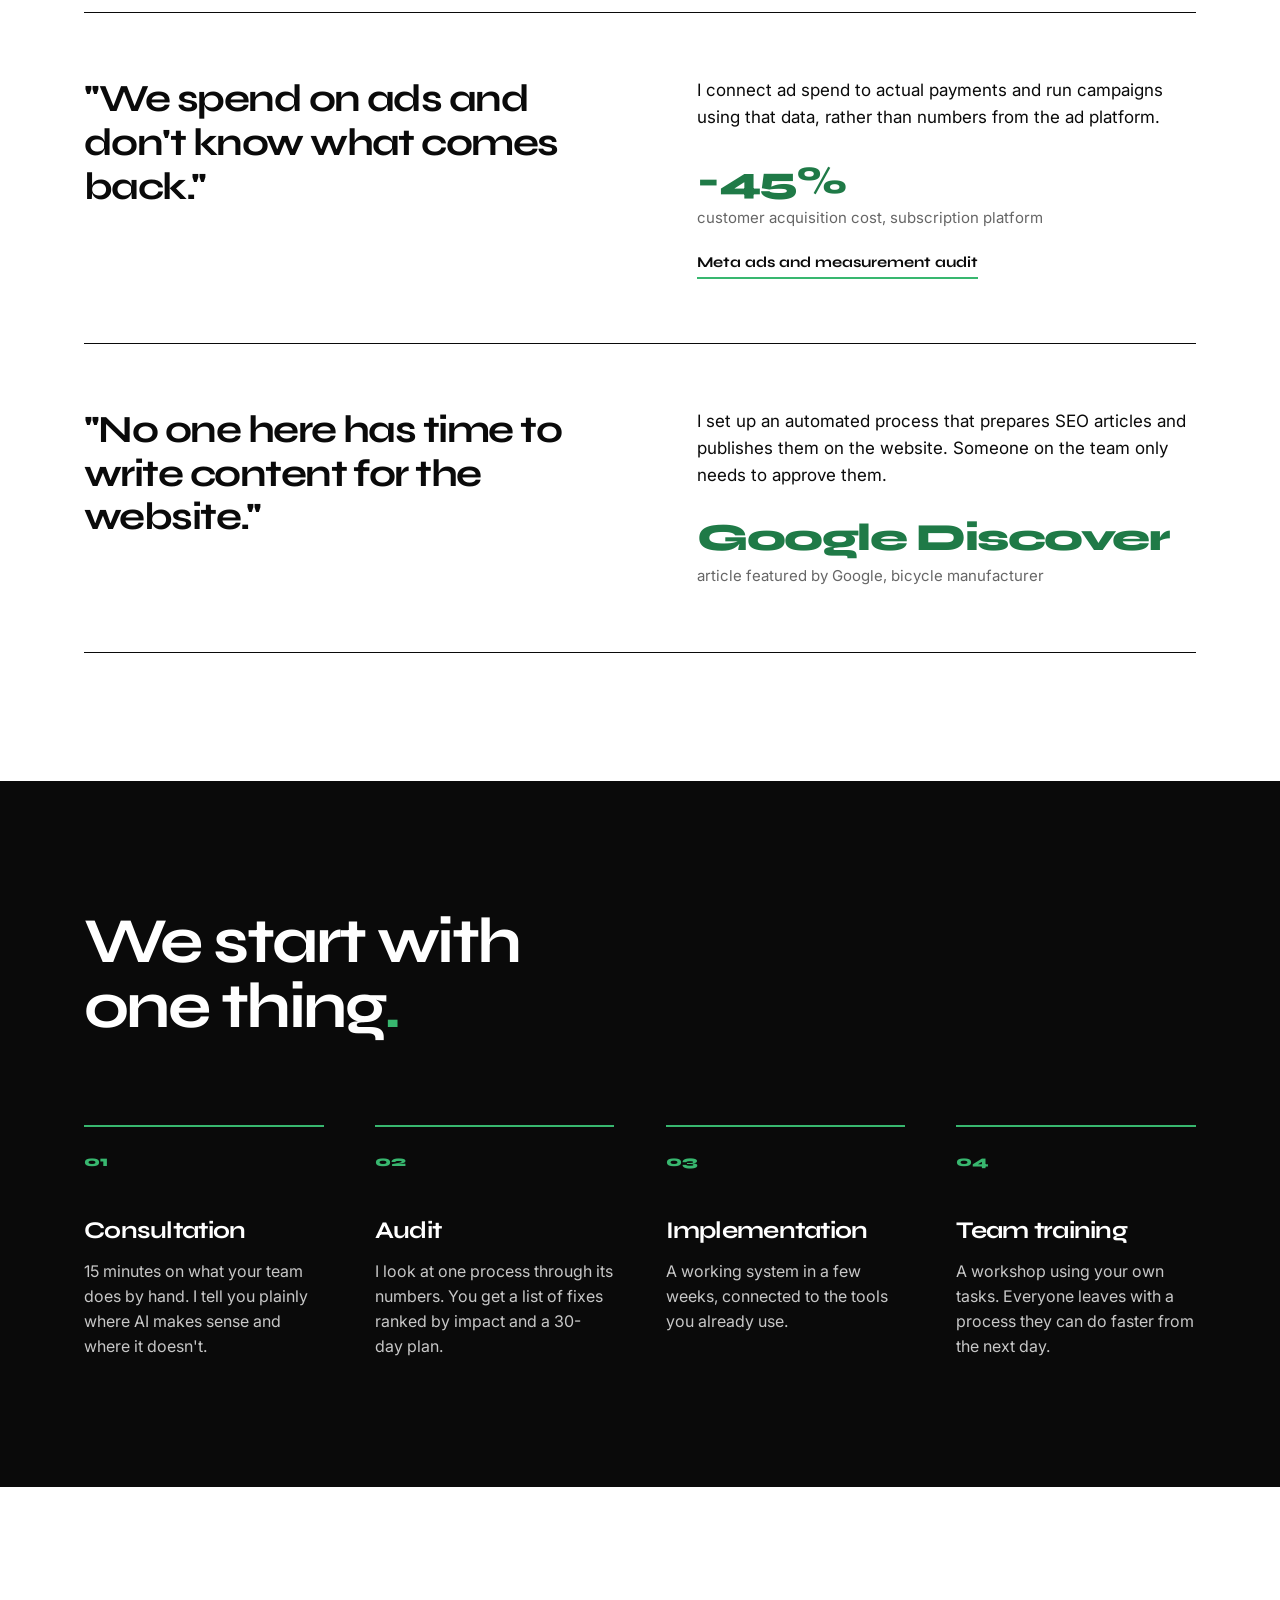
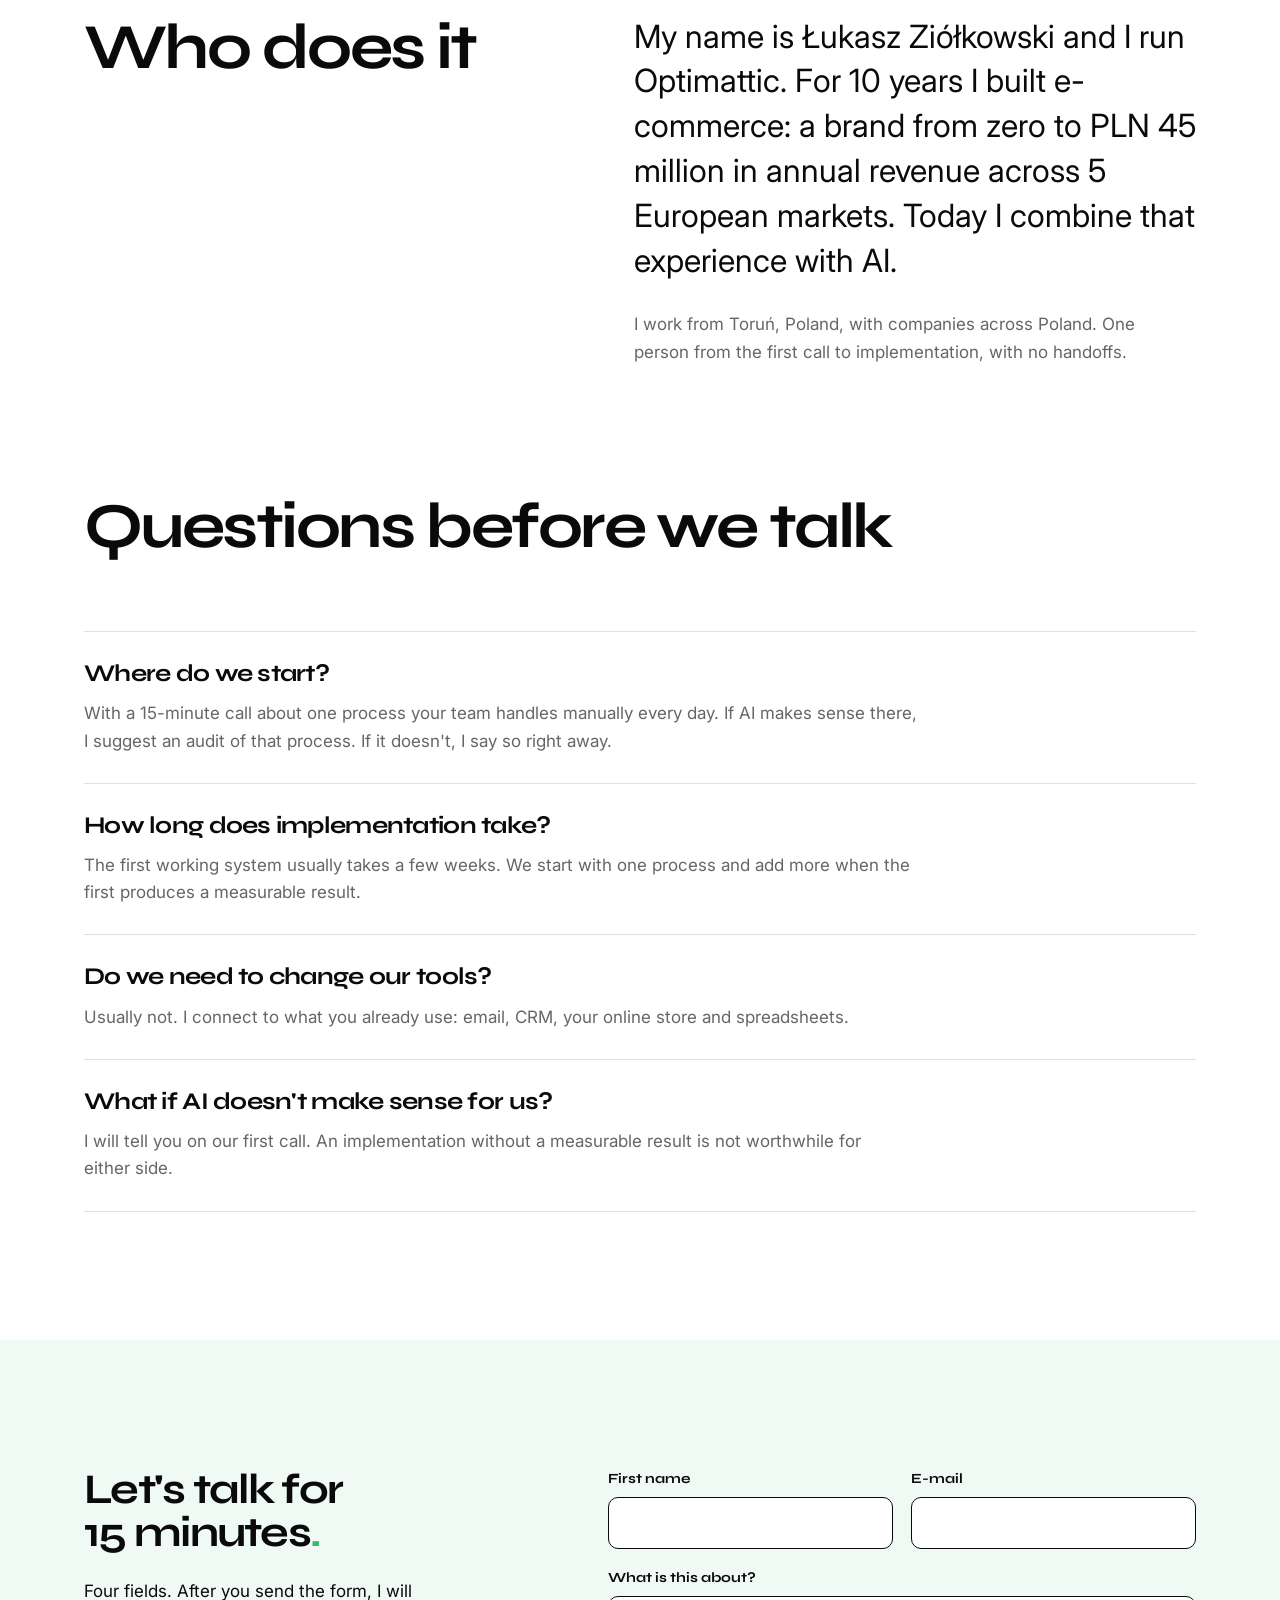
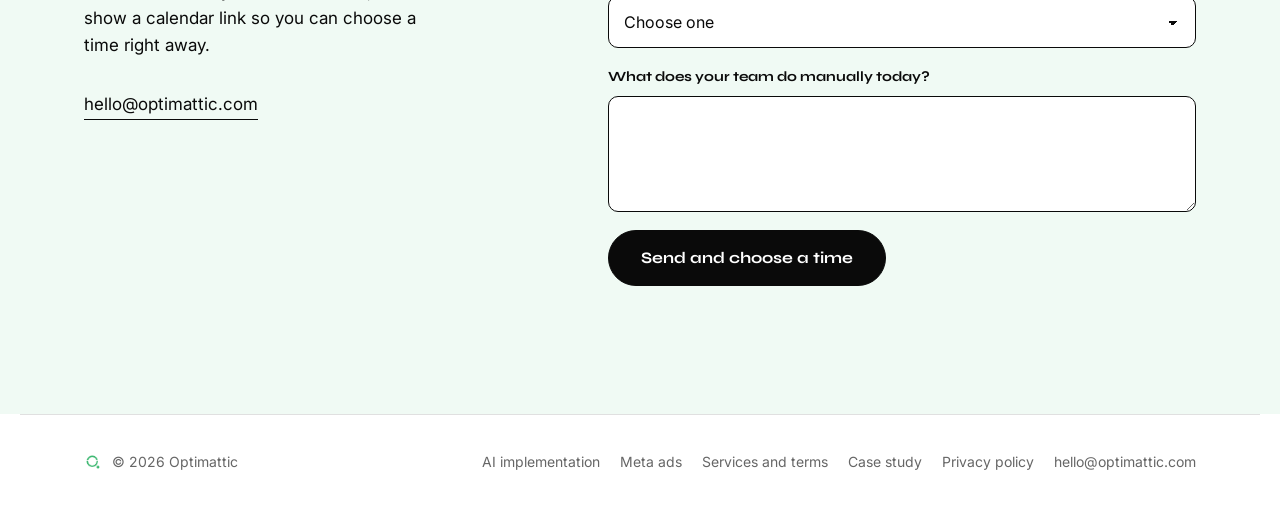
<file: en.html>
<!DOCTYPE html>
<html lang="en">
<head>
<meta charset="UTF-8">
<meta name="viewport" content="width=device-width, initial-scale=1, viewport-fit=cover">
<title>Optimattic - AI implementation in companies</title>
<meta name="description" content="AI implementation for Polish companies: consultation, audits, implementation and team training. AI takes repetitive work off your team - in a few weeks.">
<link rel="canonical" href="https://optimattic.com/en.html">
<link rel="alternate" hreflang="pl" href="https://optimattic.com/">
<link rel="alternate" hreflang="x-default" href="https://optimattic.com/">
<link rel="alternate" hreflang="en" href="https://optimattic.com/en.html">
<meta property="og:title" content="AI implementation in companies.">
<meta property="og:description" content="AI implementation for Polish companies: consultation, audits, implementation and team training. AI takes repetitive work off your team - in a few weeks.">
<meta property="og:url" content="https://optimattic.com/en.html">
<meta property="og:type" content="website">
<meta property="og:image" content="https://optimattic.com/og-en.png">
<meta property="og:image:width" content="1200">
<meta property="og:image:height" content="630">
<meta name="twitter:card" content="summary_large_image">
<link rel="icon" type="image/png" href="favicon.png">
<link rel="apple-touch-icon" href="apple-touch-icon.png">
<link rel="preconnect" href="https://fonts.googleapis.com">
<link rel="preconnect" href="https://fonts.gstatic.com" crossorigin>
<link href="https://fonts.googleapis.com/css2?family=Syne:wght@700;800&family=Inter:wght@400;500&display=swap" rel="stylesheet">
<link rel="stylesheet" href="site.css?v=2">
<script type="application/ld+json">
{"@context":"https://schema.org","@graph":[{"@type":"ProfessionalService","@id":"https://optimattic.com/#org","name":"Optimattic","url":"https://optimattic.com/","logo":"https://optimattic.com/logo.png","image":"https://optimattic.com/og-en.png","email":"hello@optimattic.com","description":"One-person business based in Toruń, Poland. AI implementation for Polish companies (consultation, audits, implementation and team training), plus Meta ads measured against actual payments.","address":{"@type":"PostalAddress","addressLocality":"Toruń","addressCountry":"PL"},"areaServed":{"@type":"Country","name":"Poland"},"founder":{"@id":"https://optimattic.com/#lukasz"},"knowsAbout":["AI implementation","process automation","B2B customer acquisition","Meta ads","sales measurement","Conversions API"]},{"@type":"Person","@id":"https://optimattic.com/#lukasz","name":"Łukasz Ziółkowski","jobTitle":"Founder","worksFor":{"@id":"https://optimattic.com/#org"},"knowsAbout":["e-commerce","Meta ads","AI implementation"]},{"@type":"WebSite","@id":"https://optimattic.com/#website","name":"Optimattic","url":"https://optimattic.com/","inLanguage":"en","publisher":{"@id":"https://optimattic.com/#org"}}]}
</script>
<script type="application/ld+json">
{"@context":"https://schema.org","@type":"FAQPage","mainEntity":[{"@type":"Question","name":"Where do we start?","acceptedAnswer":{"@type":"Answer","text":"With a 15-minute call about one process your team handles manually every day. If AI makes sense there, I suggest an audit of that process. If it doesn't, I say so right away."}},{"@type":"Question","name":"How long does implementation take?","acceptedAnswer":{"@type":"Answer","text":"The first working system usually takes a few weeks. We start with one process and add more when the first produces a measurable result."}},{"@type":"Question","name":"Do we need to change our tools?","acceptedAnswer":{"@type":"Answer","text":"Usually not. I connect to what you already use: email, CRM, your online store and spreadsheets."}},{"@type":"Question","name":"What if AI doesn't make sense for us?","acceptedAnswer":{"@type":"Answer","text":"I will tell you on our first call. An implementation without a measurable result is not worthwhile for either side."}}]}
</script>
<style>
:root{--black:#0A0A0A;--green:#38B76F;--mint:#F0FAF4;--gray:#666666;--border:#E0E0E0;--white:#FFFFFF;--pad:clamp(20px,5vw,80px);--max:1240px;--ease:cubic-bezier(.22,.61,.36,1)}
*,*::before,*::after{box-sizing:border-box}
html{-webkit-text-size-adjust:100%}
body{margin:0;background:var(--white);color:var(--black);font-family:'Inter',system-ui,sans-serif;font-size:17px;line-height:1.6;-webkit-font-smoothing:antialiased}
img{max-width:100%;height:auto;display:block}
h1,h2,h3{font-family:'Syne',sans-serif;margin:0;letter-spacing:-.04em}h1,h2{text-wrap:balance}p{margin:0;text-wrap:pretty}
::selection{background:var(--green);color:var(--black)}
:focus-visible{outline:3px solid var(--black);outline-offset:4px}
.skip{position:absolute;left:-9999px;top:0;background:var(--black);color:var(--white);padding:12px 20px;z-index:100}.skip:focus{left:8px;top:8px}
.wrap{max-width:var(--max);margin:0 auto;padding-left:var(--pad);padding-right:var(--pad)}
.t-display{font-family:'Syne',sans-serif;font-weight:800;font-size:clamp(3.3rem,10.3vw,9.25rem);line-height:.92;letter-spacing:-.04em}
.t-head{font-family:'Syne',sans-serif;font-weight:700;font-size:clamp(2.3rem,5vw,4.5rem);line-height:1.02;letter-spacing:-.04em}
.t-sub{font-family:'Syne',sans-serif;font-weight:700;font-size:1.5rem;line-height:1.18;letter-spacing:-.03em}
.muted{color:var(--gray)}.section{padding-top:clamp(80px,10vw,144px);padding-bottom:clamp(80px,10vw,144px)}
#kiedy,#jak,#faq,#kontakt{scroll-margin-top:var(--header-height,84px)}
.btn{display:inline-flex;align-items:center;justify-content:center;min-height:56px;padding:12px 32px;border:1px solid var(--black);border-radius:100px;background:var(--black);color:var(--white);text-align:center;text-decoration:none;cursor:pointer;font-family:'Syne',sans-serif;font-weight:700;font-size:16px;line-height:1.2;transition:opacity .25s var(--ease),transform .25s var(--ease)}.btn:hover{opacity:.82;transform:translateY(-2px)}.btn:active{transform:translateY(0)}
.textlink{display:inline-flex;align-items:center;gap:8px;color:var(--black);text-decoration:none;font-family:'Syne',sans-serif;font-weight:700;font-size:15px;border-bottom:2px solid var(--green);padding-bottom:3px;transition:opacity .25s var(--ease),transform .25s var(--ease)}.textlink:hover{opacity:.7;transform:translateY(-2px)}
.reveal{transition:opacity .5s var(--ease),transform .5s var(--ease)}.js .reveal.is-armed{opacity:0;transform:translateY(14px)}
.hero{position:relative;overflow-x:clip;min-height:760px;padding-top:clamp(72px,9vw,120px);padding-bottom:clamp(100px,11vw,150px)}.hero__mark{position:absolute;z-index:0;width:clamp(280px,46vw,680px);height:auto;right:-8vw;top:clamp(90px,10vw,140px);pointer-events:none}.hero__inner{position:relative;z-index:1}.hero h1{max-width:9.5ch;margin-bottom:clamp(28px,4vw,50px)}.hero h1 span,.dot-green{color:var(--green)}.hero__lead{font-size:clamp(1.3rem,2.4vw,1.7rem);line-height:1.4;max-width:34ch;margin-bottom:36px}.hero__actions{display:flex;align-items:center;flex-wrap:wrap;gap:20px 30px}
.section-heading{display:grid;grid-template-columns:minmax(0,1fr) minmax(220px,340px);gap:28px;align-items:end;margin-bottom:clamp(48px,7vw,90px)}.section-heading p{color:var(--gray);max-width:34ch}
.problem{display:grid;grid-template-columns:minmax(0,1.05fr) minmax(0,1fr);gap:clamp(24px,7vw,100px);padding:clamp(34px,5vw,64px) 0;border-top:1px solid var(--black)}.problem:last-child{border-bottom:1px solid var(--black)}.problem__quote{font-family:'Syne',sans-serif;font-weight:700;font-size:clamp(1.9rem,3vw,2.5rem);line-height:1.14;letter-spacing:-.04em;max-width:22ch}.problem__right p{max-width:53ch}.problem__number{display:block;margin-top:28px;color:#1F7A47;font-family:'Syne',sans-serif;font-size:clamp(2rem,3vw,2.5rem);font-weight:800;line-height:1.1;letter-spacing:-.04em}.problem__caption{display:block;margin-top:4px;color:var(--gray);font-size:15px}.problem .textlink{margin-top:20px}
.process{background:var(--black);color:var(--white)}.process :focus-visible{outline-color:var(--green)}.process h2{max-width:16ch;margin-bottom:clamp(48px,7vw,86px)}.steps{list-style:none;padding:0;margin:0;display:grid;grid-template-columns:repeat(auto-fit,minmax(min(100%,230px),1fr));gap:clamp(32px,4vw,54px)}.steps li{border-top:2px solid var(--green);padding-top:22px}.steps__num{display:block;color:var(--green);font-family:'Syne',sans-serif;font-size:15px;font-weight:800;margin-bottom:44px}.steps h3{margin-bottom:14px}.steps p{color:#C7C7C7;font-size:16px;line-height:1.55}
.about__grid{display:grid;grid-template-columns:minmax(0,.9fr) minmax(0,1.1fr);gap:clamp(32px,7vw,100px)}.about__lead{font-size:clamp(1.45rem,2.6vw,2rem);line-height:1.4;max-width:39ch}.about__detail{color:var(--gray);margin-top:28px;max-width:48ch}
.faq{padding-top:0}.faq h2{margin-bottom:clamp(44px,6vw,72px)}.faq__item{padding:28px 0;border-top:1px solid var(--border)}.faq__item:last-child{border-bottom:1px solid var(--border)}.faq__item h3{margin-bottom:12px}.faq__item p{max-width:76ch;color:var(--gray)}
.contact{background:var(--mint)}.contact__grid{display:grid;grid-template-columns:minmax(0,.85fr) minmax(0,1.15fr);gap:clamp(36px,7vw,100px)}.contact h2{max-width:12ch;margin-bottom:24px}.contact__intro{max-width:33ch;margin-bottom:32px}.contact__details{display:grid;gap:6px}.contact__details a{color:var(--black);text-decoration:none;width:max-content;border-bottom:1px solid var(--black)}
.form{display:grid;grid-template-columns:1fr 1fr;gap:18px}.field{display:grid;gap:7px;align-content:start}.field--full,.form-foot{grid-column:1/-1}.field label{font-family:'Syne',sans-serif;font-weight:700;font-size:14px}.field input,.field select,.field textarea{width:100%;min-height:52px;border:1px solid var(--black);border-radius:10px;background:var(--white);color:var(--black);font-family:'Inter',sans-serif;font-size:16px;padding:12px 15px}.field select{appearance:none;background-image:linear-gradient(45deg,transparent 50%,var(--black) 50%),linear-gradient(135deg,var(--black) 50%,transparent 50%);background-position:calc(100% - 22px) 24px,calc(100% - 17px) 24px;background-size:5px 5px,5px 5px;background-repeat:no-repeat;padding-right:36px}.field textarea{min-height:116px;resize:vertical}.field input:focus,.field select:focus,.field textarea:focus{outline:3px solid #1F7A47;outline-offset:2px}.field [aria-invalid="true"]{border-width:2px;border-color:#9B1C1C}.field-error{color:#9B1C1C;font-size:14px;line-height:1.35}.field-error:empty{display:none}.form-foot{display:flex;align-items:center;flex-wrap:wrap;gap:14px}.form-status{font-size:14px;color:var(--gray)}.form-status.err{color:var(--black);font-weight:500}.form-result{padding:30px;border:1px solid var(--border);border-radius:16px;background:var(--white)}.form-result p{margin-bottom:20px}[hidden]{display:none!important}
@media(max-width:900px){.hero{min-height:0}.hero__mark{opacity:.3}}
@media(max-width:700px){.section-heading,.problem,.about__grid,.contact__grid{grid-template-columns:1fr}.section-heading{gap:18px}.hero__mark{display:none}.form{grid-template-columns:1fr}#kiedy,#jak,#faq,#kontakt{scroll-margin-top:var(--header-height,120px)}}
@media(max-width:420px){.hero{padding-top:70px}.hero__actions .btn{width:100%}}
@media(prefers-reduced-motion:reduce){.reveal,.btn,.textlink{transition:none!important;transform:none!important}.js .reveal.is-armed{opacity:1;transform:none}}
/* fix: dopasowanie naglowkow do szerokosci (Syne 800: "Wdrożenia" = ok. 8,41em) */
h1,h2,h3{overflow-wrap:break-word}
.hero h1{max-width:8.7em}.hero .t-display{font-size:clamp(2rem,7vw,7rem)}
.hero__mark{width:clamp(240px,34vw,560px);right:-6vw;top:clamp(110px,12vw,170px)}
.contact h2{max-width:none;font-size:clamp(1.9rem,3.3vw,2.875rem)}
@media(max-width:700px){.hero .t-display{font-size:10.2vw}}
</style>
<script defer src="https://cloud.umami.is/script.js" data-website-id="dafa0028-72b2-44c8-8e10-4a8a624410fc"></script>
<script defer src="site.js"></script>
</head>
<body>
<a class="skip" href="#main">Skip to content</a>
<header class="site-header">
  <a class="site-header__logo" href="en.html" aria-label="Optimattic - home"><img src="logo.png" alt="Optimattic" width="500" height="80"></a>
  <nav class="site-header__links" aria-label="Main">
    <a class="site-header__link" href="en.html" aria-current="page">AI implementation</a>
    <a class="site-header__link" href="meta-en.html">Meta ads</a>
    <a class="site-header__link" href="case-en.html">Case study</a>
  </nav>
  <a class="btn site-header__cta" href="https://calendar.app.google/GWuQbhH2p4hGBfy58" data-booking-url data-umami-event="booking-click" target="_blank" rel="noopener">Book 15 minutes</a>
  <a class="site-header__lang" href="index.html" hreflang="pl" aria-label="Wersja polska">PL</a>
</header>
<main id="main">
<section class="hero" aria-labelledby="hero-title">
  <svg class="hero__mark" viewBox="0 0 180 180" aria-hidden="true" focusable="false"><circle cx="85" cy="85" r="58" fill="none" stroke="#38B76F" stroke-width="18"/><rect x="15" y="70" width="30" height="5" fill="#FFFFFF"/><rect x="125" y="70" width="30" height="5" fill="#FFFFFF"/><circle cx="143" cy="138" r="12" fill="#38B76F"/></svg>
  <div class="wrap hero__inner">
    <h1 class="t-display" id="hero-title">AI implementation in companies<span>.</span></h1>
    <p class="hero__lead">I make AI take repetitive work off your team - in a few weeks, not half a year.</p>
    <div class="hero__actions"><a class="btn" href="https://calendar.app.google/GWuQbhH2p4hGBfy58" data-booking-url data-umami-event="booking-click" target="_blank" rel="noopener">Book 15 minutes</a><a class="textlink" href="#kiedy">See client results</a></div>
  </div>
</section>
<section class="section wrap" id="kiedy" aria-labelledby="kiedy-title">
  <div class="section-heading reveal"><h2 class="t-head" id="kiedy-title">When it makes sense to talk</h2><p>I start with a problem I hear from business owners. Then I choose the technology.</p></div>
  <div class="problem reveal"><h3 class="problem__quote">"Our salespeople don't have time to find new customers."</h3><div class="problem__right"><p>I build a system that finds companies, checks them and prepares personalised emails. The salesperson gets a company profile and a ready first email.</p><strong class="problem__number">8 clients</strong><span class="problem__caption">in 3 months, window coverings manufacturer, B2B</span></div></div>
  <div class="problem reveal"><h3 class="problem__quote">"We spend on ads and don't know what comes back."</h3><div class="problem__right"><p>I connect ad spend to actual payments and run campaigns using that data, rather than numbers from the ad platform.</p><strong class="problem__number">-45%</strong><span class="problem__caption">customer acquisition cost, subscription platform</span><a class="textlink" href="marketing-en.html#audyt" data-umami-event="audit-scope">Meta ads and measurement audit</a></div></div>
  <div class="problem reveal"><h3 class="problem__quote">"No one here has time to write content for the website."</h3><div class="problem__right"><p>I set up an automated process that prepares SEO articles and publishes them on the website. Someone on the team only needs to approve them.</p><strong class="problem__number">Google Discover</strong><span class="problem__caption">article featured by Google, bicycle manufacturer</span></div></div>
</section>
<section class="section process" id="jak" aria-labelledby="jak-title"><div class="wrap"><h2 class="t-head reveal" id="jak-title">We start with one thing<span class="dot-green">.</span></h2><ol class="steps"><li class="reveal"><span class="steps__num">01</span><h3 class="t-sub">Consultation</h3><p>15 minutes on what your team does by hand. I tell you plainly where AI makes sense and where it doesn't.</p></li><li class="reveal"><span class="steps__num">02</span><h3 class="t-sub">Audit</h3><p>I look at one process through its numbers. You get a list of fixes ranked by impact and a 30-day plan.</p></li><li class="reveal"><span class="steps__num">03</span><h3 class="t-sub">Implementation</h3><p>A working system in a few weeks, connected to the tools you already use.</p></li><li class="reveal"><span class="steps__num">04</span><h3 class="t-sub">Team training</h3><p>A workshop using your own tasks. Everyone leaves with a process they can do faster from the next day.</p></li></ol></div></section>
<section class="section wrap about" aria-labelledby="about-title"><div class="about__grid reveal"><h2 class="t-head" id="about-title">Who does it</h2><div><p class="about__lead">My name is Łukasz Ziółkowski and I run Optimattic. For 10 years I built e-commerce: a brand from zero to PLN 45 million in annual revenue across 5 European markets. Today I combine that experience with AI.</p><p class="about__detail">I work from Toruń, Poland, with companies across Poland. One person from the first call to implementation, with no handoffs.</p></div></div></section>
<section class="section wrap faq" id="faq" aria-labelledby="faq-title"><h2 class="t-head reveal" id="faq-title">Questions before we talk</h2><div class="faq__item reveal"><h3 class="t-sub">Where do we start?</h3><p>With a 15-minute call about one process your team handles manually every day. If AI makes sense there, I suggest an audit of that process. If it doesn't, I say so right away.</p></div><div class="faq__item reveal"><h3 class="t-sub">How long does implementation take?</h3><p>The first working system usually takes a few weeks. We start with one process and add more when the first produces a measurable result.</p></div><div class="faq__item reveal"><h3 class="t-sub">Do we need to change our tools?</h3><p>Usually not. I connect to what you already use: email, CRM, your online store and spreadsheets.</p></div><div class="faq__item reveal"><h3 class="t-sub">What if AI doesn't make sense for us?</h3><p>I will tell you on our first call. An implementation without a measurable result is not worthwhile for either side.</p></div></section>
<section class="section contact" id="kontakt" aria-labelledby="kontakt-title"><div class="wrap contact__grid"><div class="reveal"><h2 class="t-head" id="kontakt-title">Let's talk for 15 minutes<span class="dot-green">.</span></h2><p class="contact__intro form-intro">Four fields. After you send the form, I will show a calendar link so you can choose a time right away.</p><div class="contact__details"><a href="mailto:hello@optimattic.com">hello@optimattic.com</a></div></div><div class="reveal"><form class="form" method="POST" action="https://formspree.io/f/mykjnzey"><input type="hidden" name="_subject" value="Optimattic - inquiry from the English homepage"><div class="field"><label for="name">First name</label><input type="text" id="name" name="name" required autocomplete="given-name" aria-describedby="name-error"><span class="field-error" role="alert" id="name-error"></span></div><div class="field"><label for="email">E-mail</label><input type="email" id="email" name="email" required autocomplete="email" inputmode="email" aria-describedby="email-error"><span class="field-error" role="alert" id="email-error"></span></div><div class="field field--full"><label for="topic">What is this about?</label><select id="topic" name="topic" required aria-describedby="topic-error"><option value="" disabled selected>Choose one</option><option>B2B customer acquisition</option><option>Ads and sales measurement</option><option>Content and marketing</option><option>Team training</option><option>I am not sure yet</option></select><span class="field-error" role="alert" id="topic-error"></span></div><div class="field field--full"><label for="manual">What does your team do manually today?</label><textarea id="manual" name="manual" rows="3"></textarea></div><div class="form-foot"><button type="submit" class="btn">Send and choose a time</button><p class="form-status" role="status" aria-live="polite"></p></div><input type="hidden" name="utm_source" value=""><input type="hidden" name="utm_medium" value=""><input type="hidden" name="utm_campaign" value=""><input type="hidden" name="utm_content" value=""><input type="hidden" name="utm_term" value=""><input type="hidden" name="strona" value=""></form><div class="form-result" tabindex="-1" hidden><p>Thank you for your message. Choose a time for a 15-minute call in the calendar.</p><a class="btn" href="https://calendar.app.google/GWuQbhH2p4hGBfy58" data-booking-url data-umami-event="booking-click" target="_blank" rel="noopener">Choose a time</a></div></div></div></section>
</main>
<footer class="site-footer">
  <div class="site-footer__brand"><img src="favicon.png" alt="" width="18" height="18"><span>© 2026 Optimattic</span></div>
  <nav class="site-footer__links" aria-label="Footer">
    <a href="en.html">AI implementation</a>
    <a href="meta-en.html">Meta ads</a>
    <a href="marketing-en.html">Services and terms</a>
    <a href="case-en.html">Case study</a>
    <a href="polityka-prywatnosci-aplikacji.html">Privacy policy</a>
    <a href="mailto:hello@optimattic.com">hello@optimattic.com</a>
  </nav>
</footer>
<script>
document.documentElement.classList.add('js');
(function(){
  var header = document.querySelector('.site-header');
  if(header){
    var setHeaderHeight = function(){document.documentElement.style.setProperty('--header-height',header.getBoundingClientRect().height+'px');};
    setHeaderHeight();
    if('ResizeObserver' in window) new ResizeObserver(setHeaderHeight).observe(header);
    else window.addEventListener('resize',setHeaderHeight);
  }
  var bookingUrl = typeof BOOKING_URL !== 'undefined' ? BOOKING_URL : 'https://calendar.app.google/GWuQbhH2p4hGBfy58';
  var form = document.querySelector('.form');
  if(form){
    try{
      var keys = ['utm_source','utm_medium','utm_campaign','utm_content','utm_term'];
      var qs = new URLSearchParams(window.location.search), saved = null;
      var hasUtm = keys.some(function(k){ return qs.has(k); });
      if(hasUtm){
        saved = {};
        keys.forEach(function(k){ saved[k] = (qs.get(k) || '').slice(0,200); });
        try{ sessionStorage.setItem('optimattic_utm', JSON.stringify(saved)); }catch(storageError){}
      }else{
        try{ saved = JSON.parse(sessionStorage.getItem('optimattic_utm') || 'null'); }catch(storageError){}
      }
      keys.forEach(function(k){
        var field = form.querySelector('input[name="'+k+'"]');
        if(field) field.value = saved && typeof saved[k] === 'string' ? saved[k] : '';
      });
      var pathField = form.querySelector('input[name="strona"]');
      if(pathField) pathField.value = window.location.pathname;
    }catch(e){}
    function setFieldError(field){
      var message = field.validity.valueMissing ? 'Please fill in this field.' : field.validity.typeMismatch ? 'Please enter a valid email address.' : field.validationMessage;
      field.setAttribute('aria-invalid','true');
      var error = document.getElementById(field.id+'-error');
      if(error) error.textContent = message;
    }
    form.addEventListener('invalid',function(e){setFieldError(e.target);},{capture:true});
    function clearFieldError(e){
      var field=e.target;
      if(field.validity && field.validity.valid){
        field.removeAttribute('aria-invalid');
        var error=document.getElementById(field.id+'-error');
        if(error) error.textContent='';
      }
    }
    form.addEventListener('input',clearFieldError);
    form.addEventListener('change',clearFieldError);
    form.addEventListener('submit',function(e){
      e.preventDefault();
      var btn=form.querySelector('button[type=submit]'), status=form.querySelector('.form-status'), label=btn.textContent;
      var result=document.querySelector('.form-result'), formIntro=document.querySelector('.form-intro');
      btn.disabled=true;btn.textContent='Sending...';status.className='form-status';status.textContent='';
      fetch(form.action,{method:'POST',body:new FormData(form),headers:{Accept:'application/json'}})
        .then(function(res){
          if(res.ok){
            form.reset();form.hidden=true;
            if(formIntro) formIntro.hidden=true;
            if(result){result.hidden=false;result.scrollIntoView({block:'center'});result.focus({preventScroll:true});}
            if(window.umami && typeof window.umami.track==='function') window.umami.track('form-submit-ok');
          }else{
            status.classList.add('err');
            status.innerHTML='The message could not be sent. Email <a href="mailto:hello@optimattic.com">hello@optimattic.com</a> or <a href="'+bookingUrl+'" data-umami-event="booking-click" target="_blank" rel="noopener">choose a time in the calendar</a>.';
          }
        })
        .catch(function(){
          status.classList.add('err');
          status.innerHTML='The message could not be sent. Email <a href="mailto:hello@optimattic.com">hello@optimattic.com</a> or <a href="'+bookingUrl+'" data-umami-event="booking-click" target="_blank" rel="noopener">choose a time in the calendar</a>.';
        })
        .then(function(){btn.disabled=false;btn.textContent=label;});
    });
  }
  if(!('IntersectionObserver' in window) || window.matchMedia('(prefers-reduced-motion: reduce)').matches) return;
  var targets=[].slice.call(document.querySelectorAll('.reveal'));
  targets.forEach(function(el){if(el.getBoundingClientRect().top>window.innerHeight*.9) el.classList.add('is-armed');});
  var observer=new IntersectionObserver(function(entries){entries.forEach(function(entry){if(entry.isIntersecting || entry.boundingClientRect.top<0){entry.target.classList.remove('is-armed');observer.unobserve(entry.target);}});},{threshold:.15,rootMargin:'0px 0px -8% 0px'});
  targets.forEach(function(el){observer.observe(el);});
  window.setTimeout(function(){targets.forEach(function(el){el.classList.remove('is-armed');});},4000);
  window.addEventListener('hashchange',function(){targets.forEach(function(el){el.classList.remove('is-armed');});});
})();
</script>
</body>
</html>
</file>
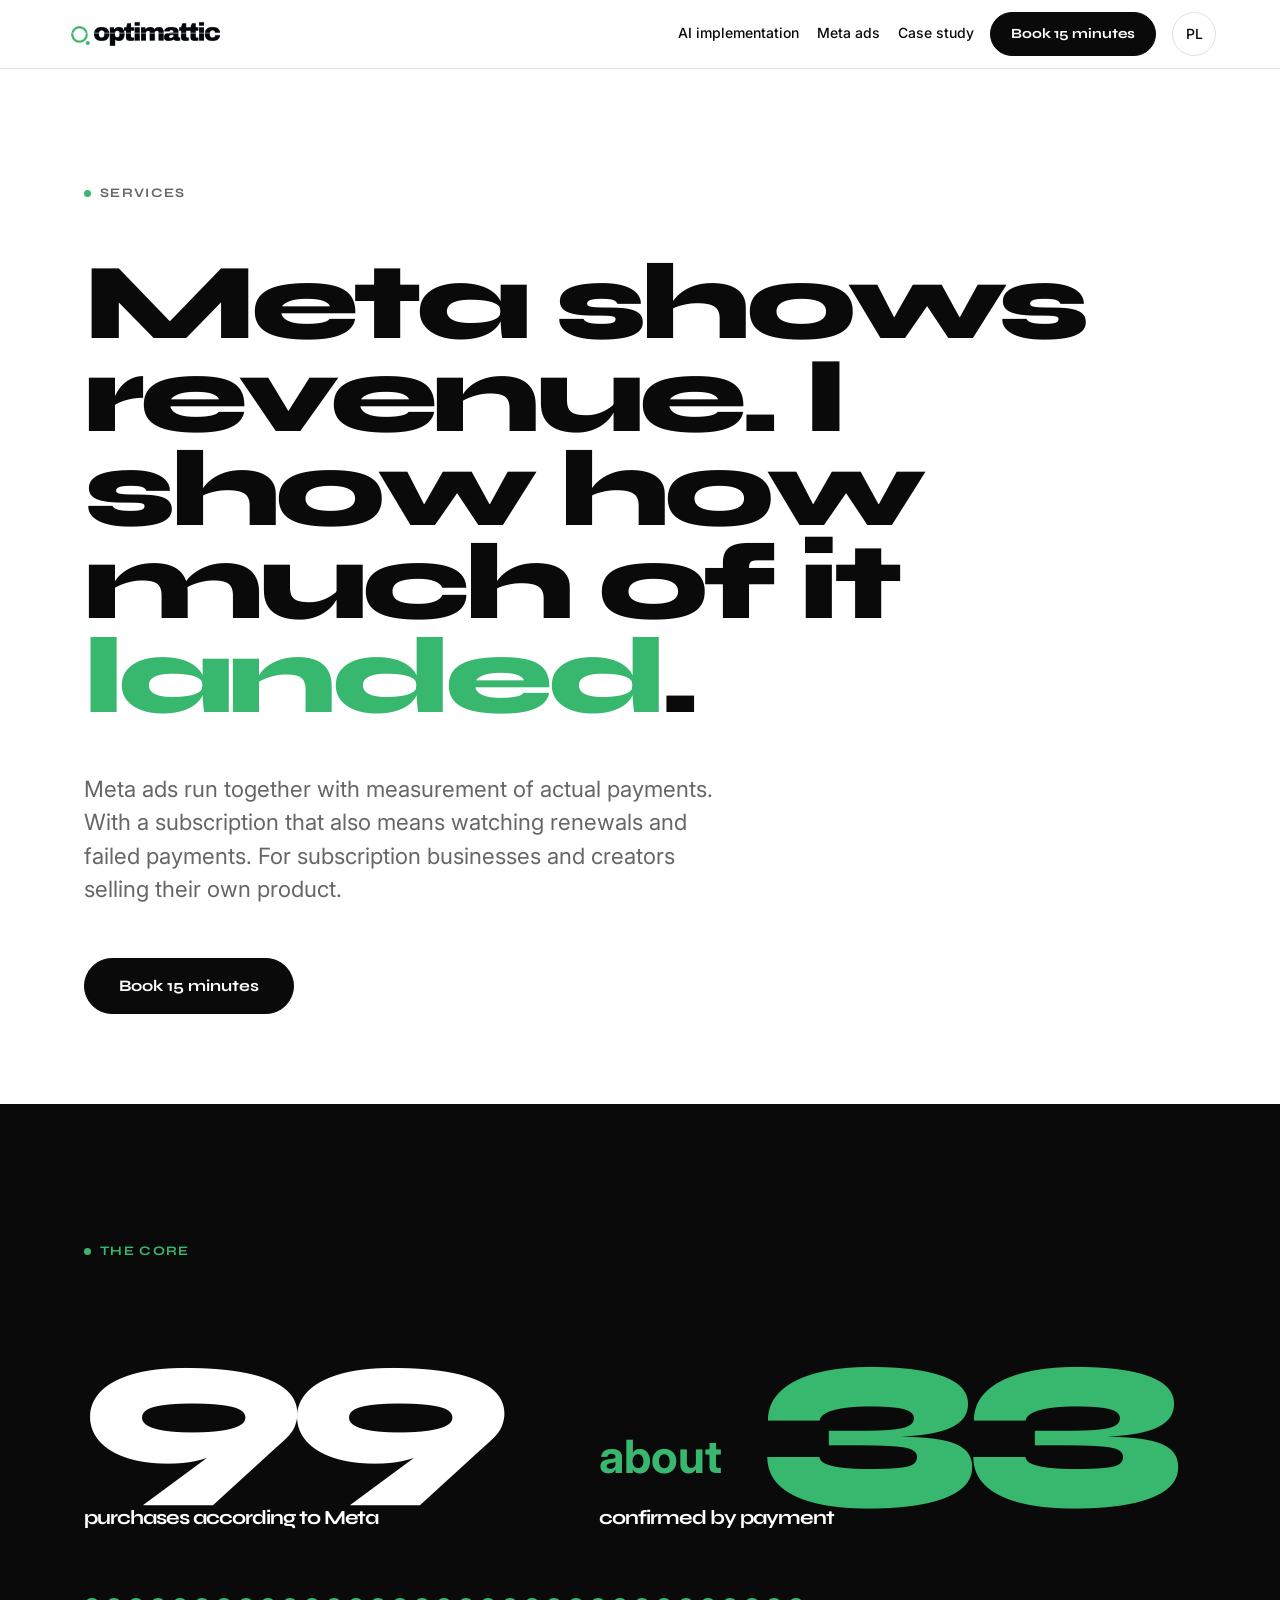
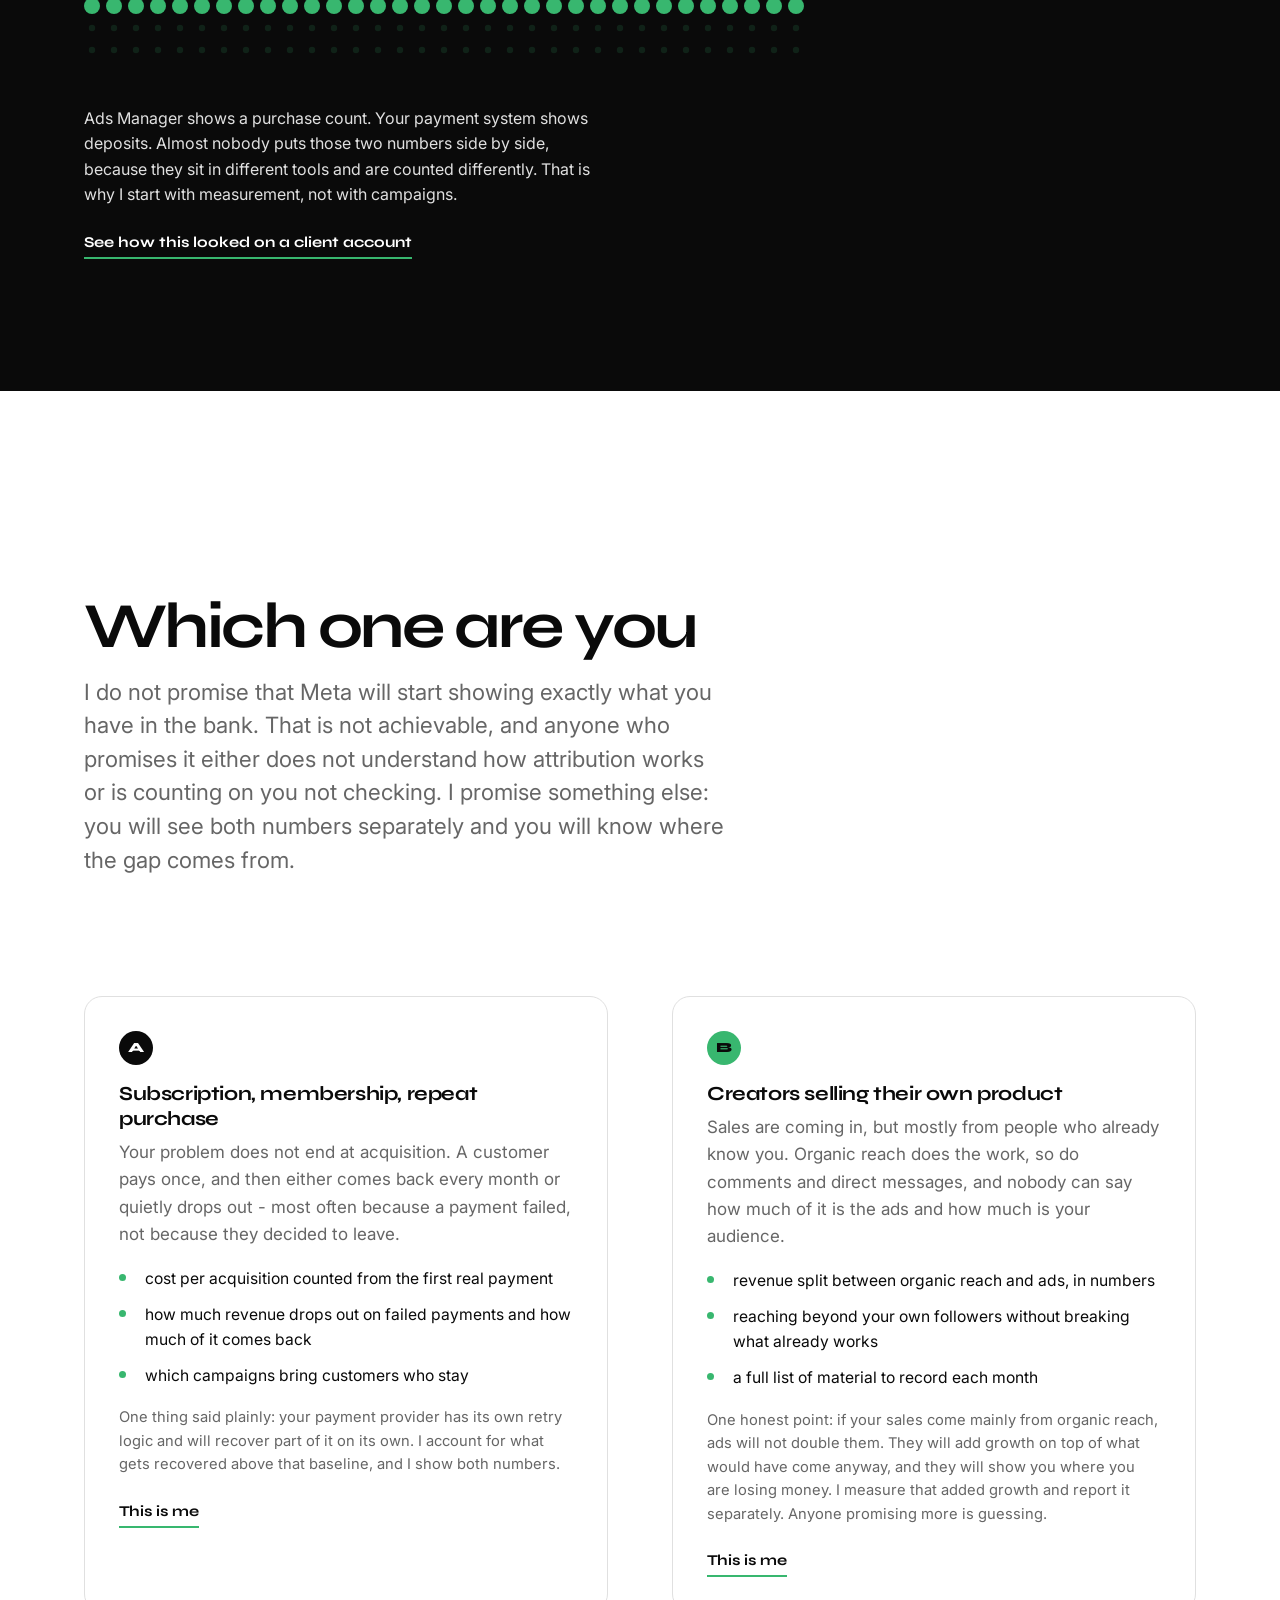
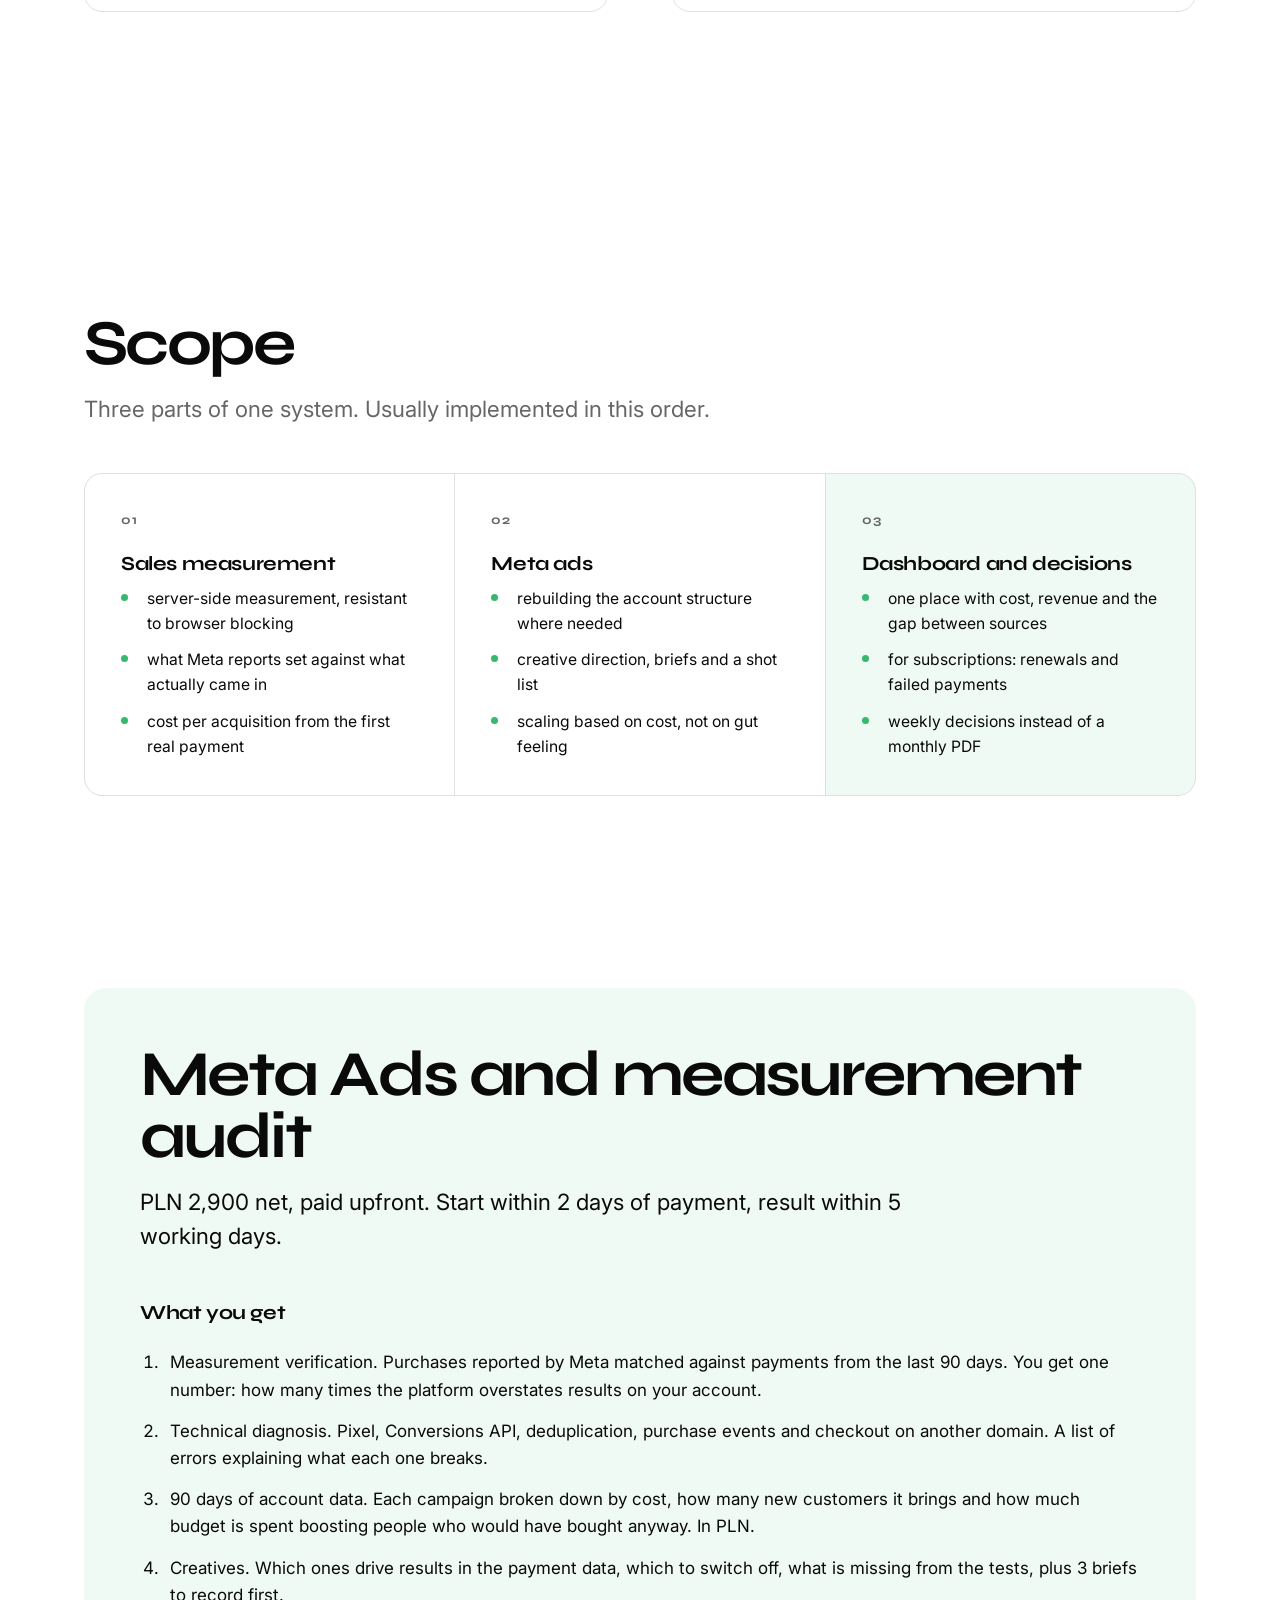
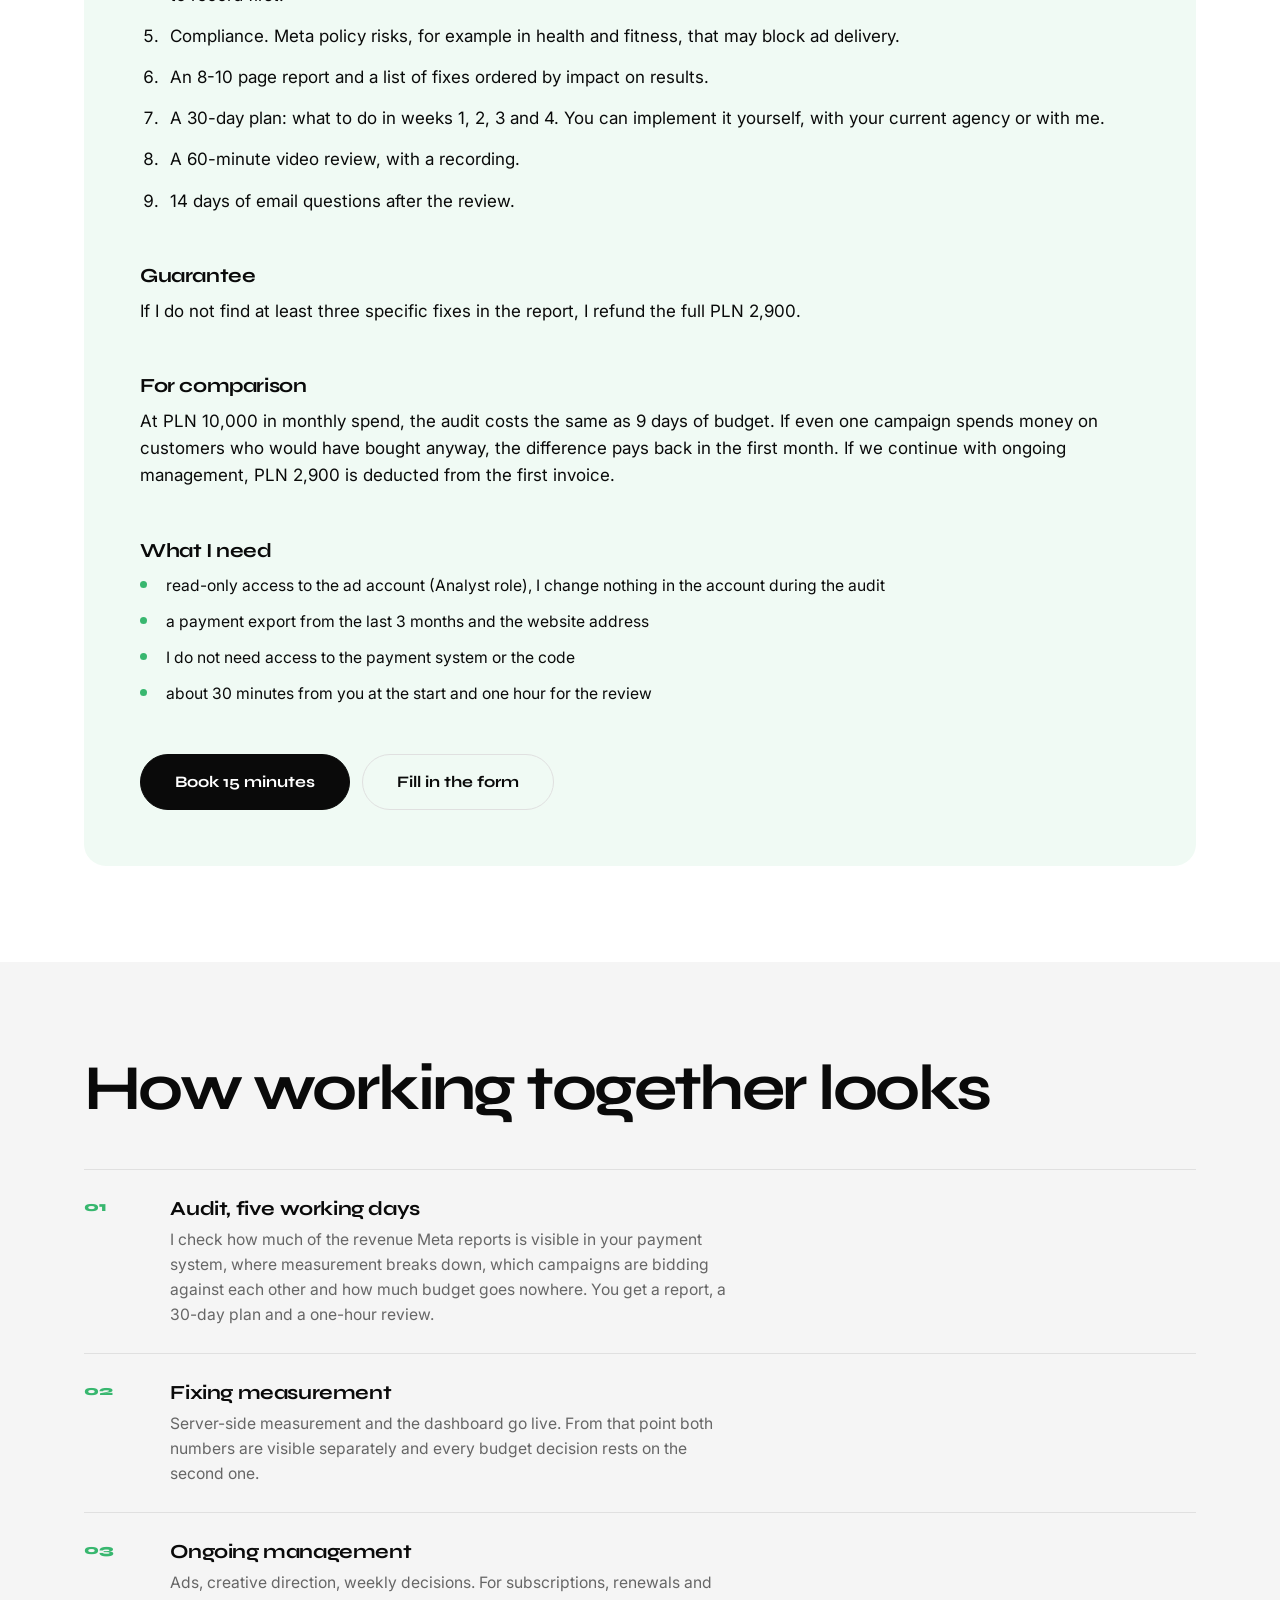
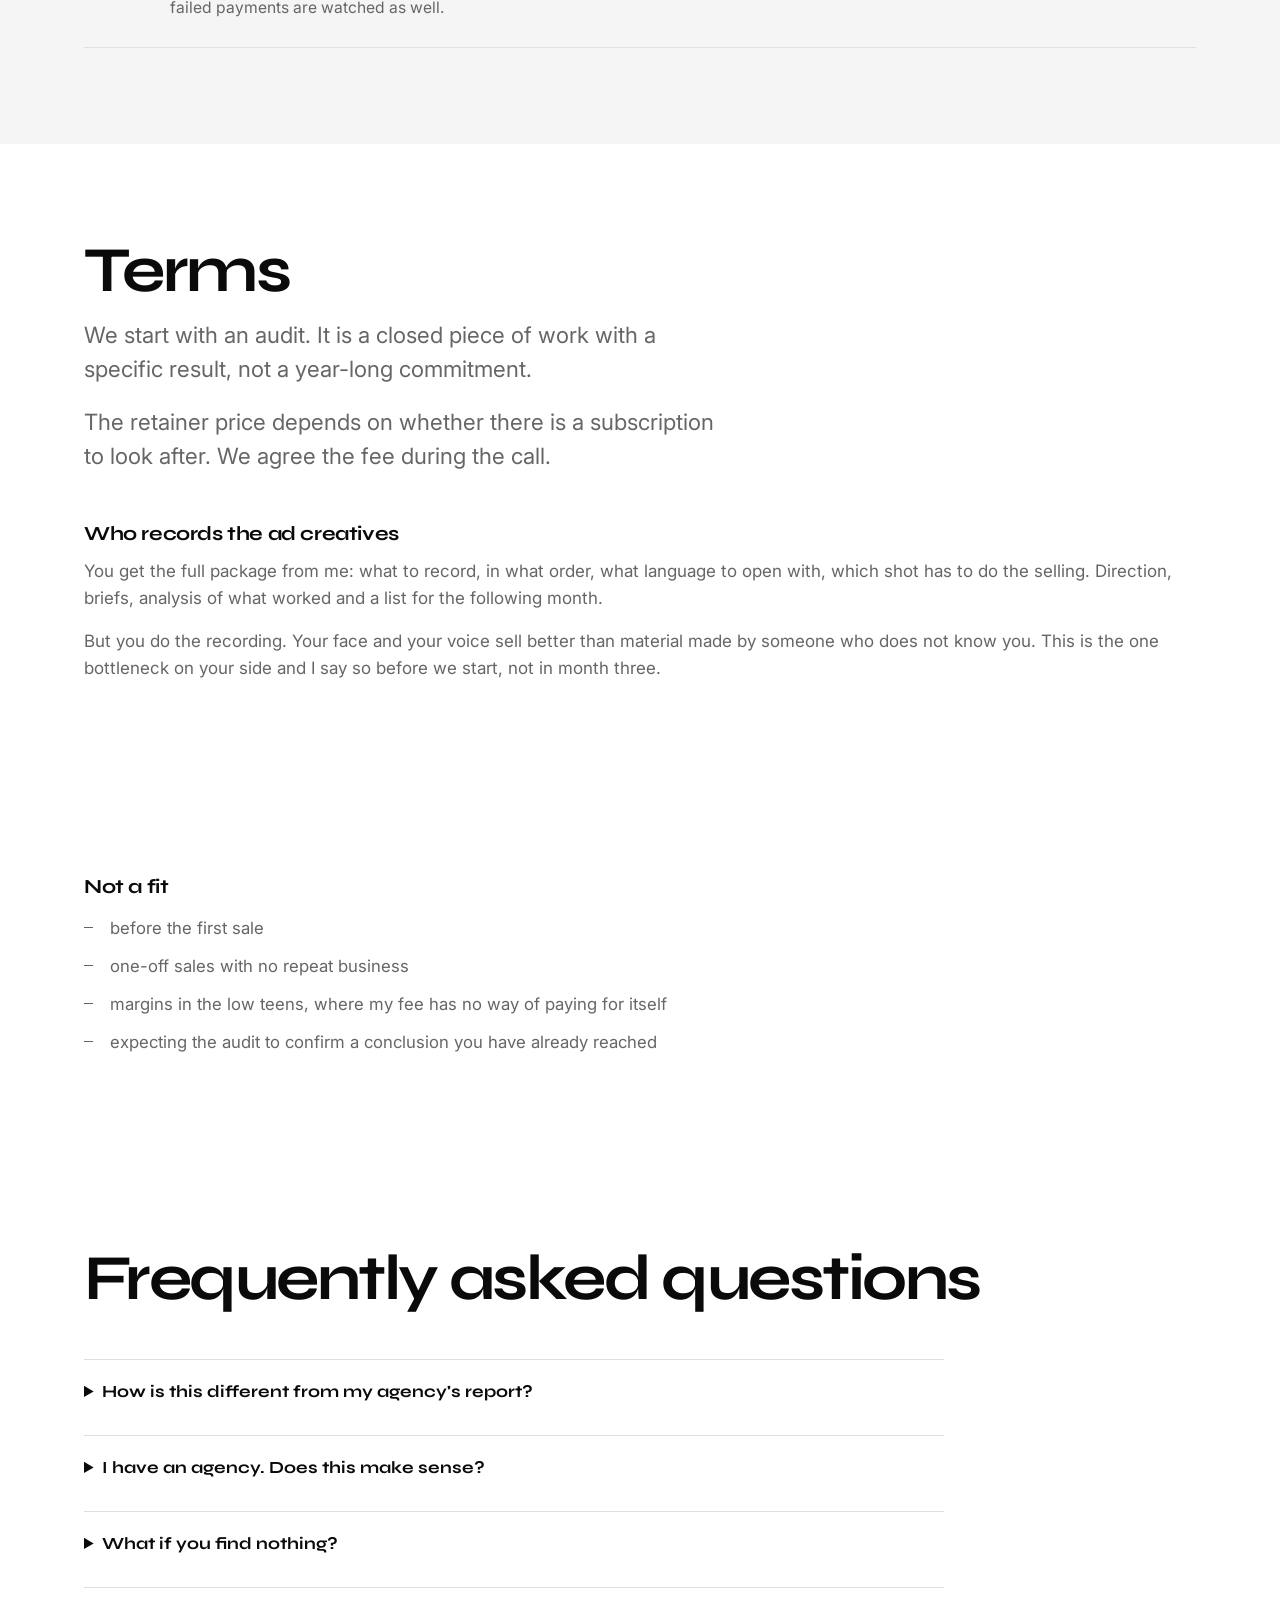
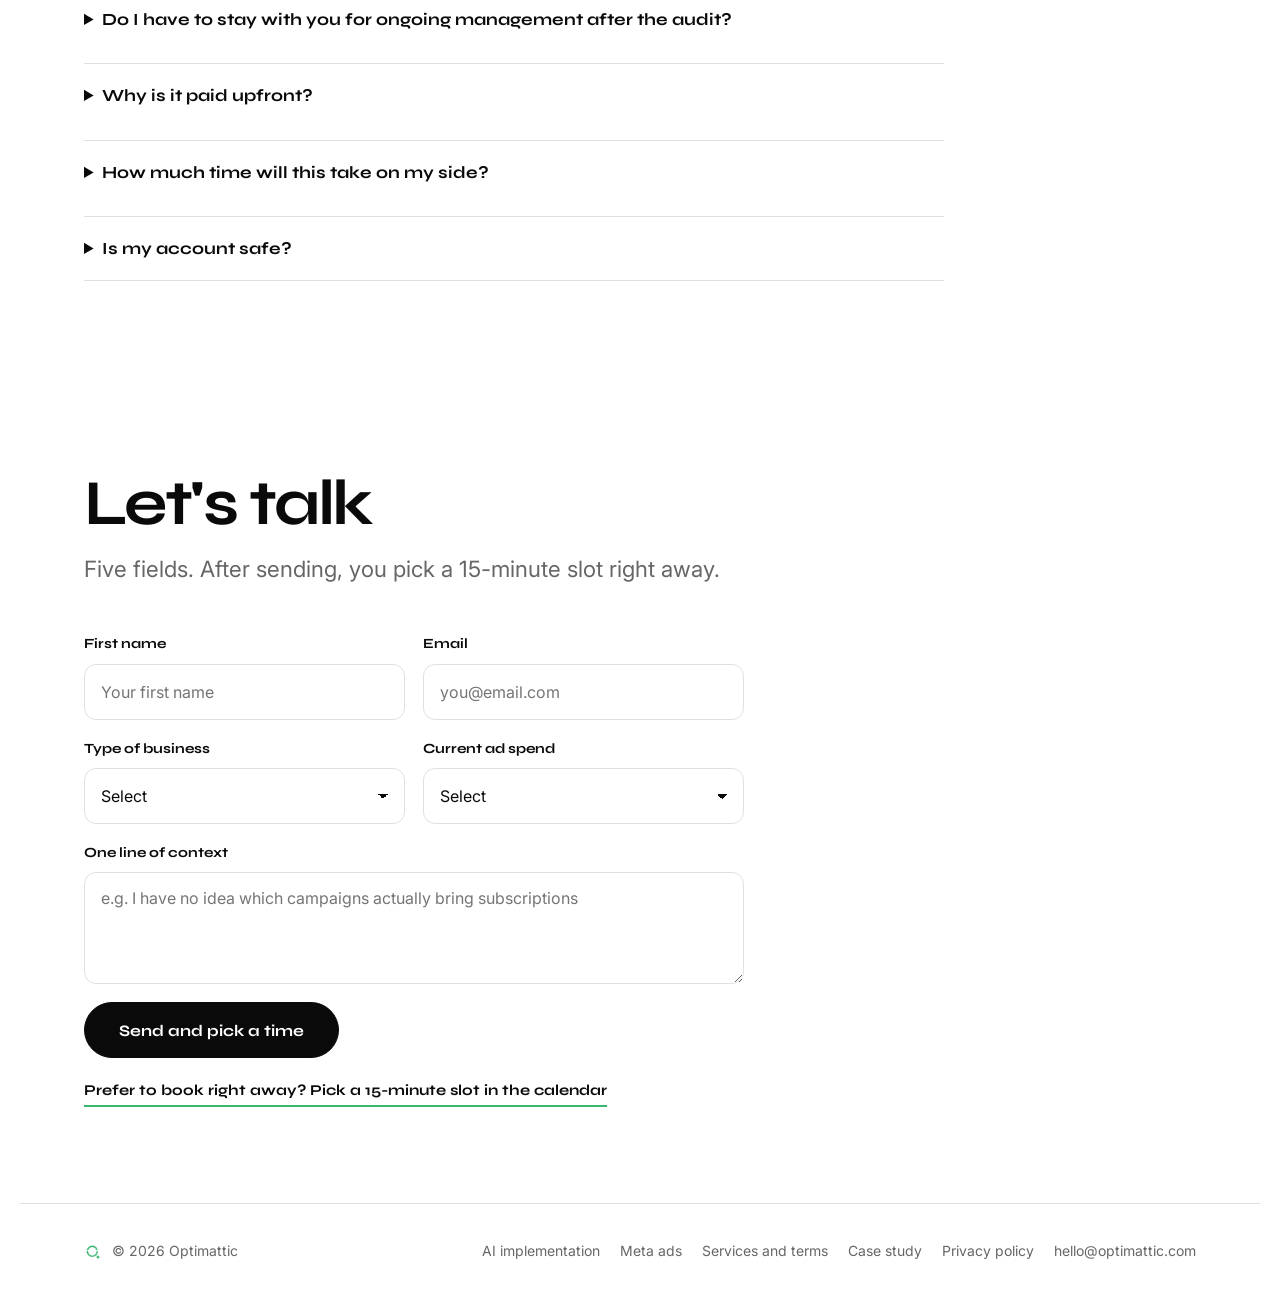
<file: marketing-en.html>
<!DOCTYPE html>
<html lang="en">
<head>
<meta charset="UTF-8">
<meta name="viewport" content="width=device-width, initial-scale=1, viewport-fit=cover">
<title>Optimattic - Meta ads run on real payment data</title>
<meta name="description" content="Meta ads management connected to measurement of actual payments. For subscription businesses and creators selling their own product.">
<link rel="canonical" href="https://optimattic.com/marketing-en.html">
<link rel="alternate" hreflang="pl" href="https://optimattic.com/marketing.html">
<link rel="alternate" hreflang="en" href="https://optimattic.com/marketing-en.html">
<meta property="og:title" content="Meta shows revenue. I show how much of it landed.">
<meta property="og:description" content="Meta ads management connected to measurement of actual payments.">
<meta property="og:url" content="https://optimattic.com/marketing-en.html">
<meta property="og:type" content="website">
<meta property="og:image" content="https://optimattic.com/og-en.png">
<meta property="og:image:width" content="1200">
<meta property="og:image:height" content="630">
<meta name="twitter:card" content="summary_large_image">
<link rel="icon" type="image/png" href="favicon.png">
<link rel="apple-touch-icon" href="apple-touch-icon.png">
<link rel="preconnect" href="https://fonts.googleapis.com">
<link rel="preconnect" href="https://fonts.gstatic.com" crossorigin>
<link href="https://fonts.googleapis.com/css2?family=Syne:wght@700;800&family=Inter:wght@400;500&display=swap" rel="stylesheet">
<link rel="stylesheet" href="site.css?v=2">
<style>
:root{
  --black:#0A0A0A; --green:#38B76F; --mint:#E8F5ED; --mint-light:#F0FAF4;
  --gray:#666666; --gray-light:#F5F5F5; --white:#FFFFFF; --border:#E0E0E0;
  --pad:clamp(20px,5vw,80px); --max:1240px;
  --dense:clamp(56px,8vw,96px); --quiet:clamp(96px,16vw,220px);
  --ease:cubic-bezier(.22,.61,.36,1);
}
*,*::before,*::after{box-sizing:border-box}
.visually-hidden{position:absolute;width:1px;height:1px;padding:0;margin:-1px;overflow:hidden;clip:rect(0,0,0,0);white-space:nowrap;border:0}
html{scroll-behavior:smooth;-webkit-text-size-adjust:100%}
@media (prefers-reduced-motion:reduce){html{scroll-behavior:auto}}
body{margin:0;background:var(--white);color:var(--black);font-family:'Inter',system-ui,sans-serif;
  font-size:17px;line-height:1.6;-webkit-font-smoothing:antialiased;overflow-x:hidden}
img{max-width:100%;height:auto;display:block}
h1,h2,h3{font-family:'Syne',sans-serif;margin:0;letter-spacing:-.04em}
p,ul,ol{margin:0}
::selection{background:var(--mint)}
:focus-visible{outline:2px solid var(--green);outline-offset:3px;border-radius:2px}
.skip{position:absolute;left:-9999px;top:0;background:var(--black);color:var(--white);padding:12px 20px;z-index:100}
.skip:focus{left:8px;top:8px}

/* ---------- type scale (3 steps only) ---------- */
.t-display{font-family:'Syne',sans-serif;font-weight:800;font-size:clamp(2rem,calc((100vw - 2*var(--pad))/9.9),6.8rem);line-height:.86;letter-spacing:-.05em;overflow-wrap:break-word}
.t-head{font-family:'Syne',sans-serif;font-weight:700;font-size:clamp(2rem,6vw,4rem);line-height:.98;letter-spacing:-.04em}
.t-sub{font-family:'Syne',sans-serif;font-weight:700;font-size:1.25rem;line-height:1.25;letter-spacing:-.02em}
.lead{font-size:clamp(1.1rem,2.4vw,1.4rem);line-height:1.5;max-width:46ch;text-wrap:pretty}
.muted{color:var(--gray)}
.eyebrow{display:inline-flex;align-items:center;gap:9px;font-family:'Syne',sans-serif;font-size:13px;
  font-weight:700;letter-spacing:.1em;text-transform:uppercase;color:var(--gray)}
.eyebrow::before{content:'';width:7px;height:7px;border-radius:50%;background:var(--green);flex:none}

/* ---------- layout ---------- */
.wrap{max-width:var(--max);margin:0 auto;padding-left:var(--pad);padding-right:var(--pad)}
.dense{padding-top:var(--dense);padding-bottom:var(--dense)}
.quiet{padding-top:var(--quiet);padding-bottom:var(--quiet)}
.band-gray{background:var(--gray-light)}
.grid-3{display:grid;gap:1px;background:var(--border);border:1px solid var(--border);border-radius:18px;overflow:hidden;
  grid-template-columns:repeat(auto-fit,minmax(min(100%,280px),1fr))}
.grid-3>*{background:var(--white);padding:clamp(24px,3.2vw,36px)}
.split{display:grid;gap:clamp(32px,6vw,80px);grid-template-columns:repeat(auto-fit,minmax(min(100%,320px),1fr));align-items:start}

[id]{scroll-margin-top:84px}
/* ---------- buttons (one motion pattern: translateY + opacity) ---------- */
.btn{display:inline-flex;align-items:center;justify-content:center;height:56px;padding:0 34px;border:1px solid var(--black);
  border-radius:100px;background:var(--black);color:var(--white);text-decoration:none;cursor:pointer;
  font-family:'Syne',sans-serif;font-weight:700;font-size:16px;
  transition:transform .25s var(--ease),opacity .25s var(--ease),background-color .25s var(--ease),border-color .25s var(--ease),color .25s var(--ease)}
.btn:hover{background:var(--green);border-color:var(--green);color:var(--black);transform:translateY(-2px)}
.btn:active{transform:translateY(0)}
.btn--ghost{background:transparent;color:var(--black);border-color:var(--border)}
.btn--ghost:hover{background:transparent;color:var(--black);border-color:var(--black)}
.btn--onDark{background:var(--green);border-color:var(--green);color:var(--black)}
.btn--onDark:hover{background:var(--white);border-color:var(--white);color:var(--black)}
.btn--outlineDark{background:transparent;color:var(--white);border-color:var(--gray)}
.btn--outlineDark:hover{background:transparent;color:var(--white);border-color:var(--white)}
.btn-row{display:flex;flex-wrap:wrap;gap:12px}
.textlink{display:inline-flex;align-items:center;gap:8px;color:var(--black);text-decoration:none;font-family:'Syne',sans-serif;
  font-weight:700;font-size:15px;border-bottom:2px solid var(--green);padding-bottom:3px;
  transition:transform .25s var(--ease),opacity .25s var(--ease)}
.textlink:hover{transform:translateY(-2px)}
.textlink--onDark{color:var(--white)}

/* ---------- hero ---------- */
.hero{padding-top:clamp(40px,8.5vw,110px);padding-bottom:clamp(38px,7vw,96px)}
.hero .eyebrow{margin-bottom:clamp(28px,5vw,52px)}
.hero h1{max-width:13ch;margin-bottom:clamp(28px,5vw,48px)}
.hero h1 em{font-style:normal;color:var(--green)}
.hero .lead{margin-bottom:clamp(32px,5vw,52px)}

/* ---------- SIGNATURE MOMENT ---------- */
.signal{background:var(--black);color:var(--white);padding-top:clamp(72px,11vw,132px);padding-bottom:clamp(72px,11vw,132px)}
.signal__eyebrow{margin-bottom:clamp(36px,6vw,64px);color:var(--green)}
.signal__row{display:grid;grid-template-columns:1fr;gap:clamp(28px,5vw,56px);align-items:end;margin-bottom:clamp(40px,6vw,64px)}
@media (min-width:760px){.signal__row{grid-template-columns:auto auto;justify-content:start;gap:clamp(48px,8vw,120px)}}
.signal__row>span{display:block}
.signal__num{display:block;font-family:'Syne',sans-serif;font-weight:800;font-size:clamp(5rem,18vw,13rem);line-height:.78;letter-spacing:-.06em;
  font-variant-numeric:tabular-nums}
.signal__num--kept{color:var(--green);display:flex;align-items:baseline;gap:.18em;white-space:nowrap}
.signal__approx{font-family:'Inter',sans-serif;font-size:.22em;font-weight:700;letter-spacing:0}
.signal__label{display:block;font-size:clamp(1rem,2.2vw,1.25rem);color:var(--white);margin-top:14px;max-width:20ch}
.signal__minus{font-family:'Syne',sans-serif;font-weight:700;font-size:clamp(1.5rem,4vw,2.5rem);color:var(--green);
  letter-spacing:-.03em;padding-bottom:clamp(8px,2vw,22px);white-space:nowrap}
.dots{display:grid;grid-template-columns:repeat(11,1fr);gap:clamp(6px,1.4vw,14px);max-width:640px;margin-bottom:clamp(32px,5vw,48px)}
@media (min-width:760px){.dots{grid-template-columns:repeat(33,1fr);gap:6px;max-width:720px}}
.dot{aspect-ratio:1;border-radius:50%;background:var(--green);
  transition:opacity .55s var(--ease),transform .55s var(--ease);transition-delay:calc(var(--i)*7ms)}
.dot--lost{opacity:.14;transform:scale(.4)}
.signal__note{color:var(--border);font-size:1rem;max-width:52ch}
/* JS start state - page without JS shows the end state */
.signal.is-armed .dot--lost{opacity:1;transform:scale(1)}
.signal.is-armed .signal__kept,.signal.is-armed .signal__minus{opacity:0;transform:translateY(10px)}
.signal__kept,.signal__minus{transition:opacity .5s var(--ease) .35s,transform .5s var(--ease) .35s}
@media (prefers-reduced-motion:reduce){
  .dot,.signal__kept,.signal__minus,.reveal{transition:none!important}
  .signal.is-armed .dot--lost{opacity:.14;transform:scale(.4)}
  .signal.is-armed .signal__kept,.signal.is-armed .signal__minus{opacity:1;transform:none}
}

/* ---------- reveal (single pattern, whole page) ---------- */
.reveal{transition:opacity .5s var(--ease),transform .5s var(--ease)}
.js .reveal.is-armed{opacity:0;transform:translateY(14px)}

/* ---------- statement ---------- */
.statement{font-family:'Syne',sans-serif;font-weight:700;font-size:clamp(1.6rem,4.6vw,3rem);line-height:1.06;
  letter-spacing:-.035em;max-width:20ch}
.statement em{font-style:normal;color:var(--green)}

/* ---------- cards + lists ---------- */
.card__num{font-family:'Syne',sans-serif;font-weight:700;font-size:13px;color:var(--gray);margin-bottom:20px;letter-spacing:.08em}
.card .t-sub{margin-bottom:10px}
.card p{color:var(--gray);font-size:.98rem;margin-bottom:20px}
.card--mint{background:var(--mint-light)!important}
.list{list-style:none;padding:0;display:grid;gap:11px}
.list li{display:grid;grid-template-columns:15px 1fr;gap:11px;align-items:start;font-size:.98rem}
.list li::before{content:'';width:7px;height:7px;border-radius:50%;background:var(--green);margin-top:8px}
.list--muted li{color:var(--gray)}
.list--muted li::before{width:9px;height:1px;border-radius:0;background:var(--gray);margin-top:12px}
.list--lg li{font-size:1.05rem}

/* ---------- steps ---------- */
.steps{list-style:none;padding:0}
.steps li{display:grid;grid-template-columns:48px 1fr;gap:clamp(14px,3vw,40px);padding:26px 0;border-top:1px solid var(--border)}
.steps li:last-child{border-bottom:1px solid var(--border)}
.steps__num{font-family:'Syne',sans-serif;font-weight:800;font-size:14px;color:var(--green)}
.steps h3{margin-bottom:6px}
.steps p{color:var(--gray);font-size:.98rem;max-width:56ch}

/* ---------- form ---------- */
.form{display:grid;gap:18px;max-width:660px}
@media (min-width:720px){.form{grid-template-columns:1fr 1fr}.form .field--full,.form .form-foot{grid-column:1/-1}}
.field{display:grid;gap:8px}
.field label{font-family:'Syne',sans-serif;font-weight:700;font-size:14px}
.field input,.field select,.field textarea{width:100%;border:1px solid var(--border);border-radius:12px;background:var(--white);
  color:var(--black);font-family:'Inter',sans-serif;font-size:16px;
  transition:border-color .25s var(--ease),box-shadow .25s var(--ease)}
.field input,.field select{height:56px;padding:0 16px}
.field select{appearance:none;
  background-image:linear-gradient(45deg,transparent 50%,var(--black) 50%),linear-gradient(135deg,var(--black) 50%,transparent 50%);
  background-position:calc(100% - 21px) 25px,calc(100% - 16px) 25px;background-size:5px 5px,5px 5px;background-repeat:no-repeat}
.field textarea{padding:15px 16px;min-height:112px;resize:vertical}
.field input:focus,.field select:focus,.field textarea:focus{outline:none;border-color:var(--green);box-shadow:0 0 0 3px var(--mint)}
.form-foot{display:flex;flex-wrap:wrap;align-items:center;gap:16px}
.form-status{font-size:14px;color:var(--gray);margin:0}
.form-status.ok{color:var(--green)}
.form-status.err{color:var(--black);font-weight:500}
.form-result{max-width:660px;padding:clamp(24px,4vw,36px);border-radius:18px;background:var(--mint-light)}
[hidden]{display:none!important}
.form-result p{margin-bottom:20px}

/* ---------- audit + FAQ ---------- */
.audit-box{background:var(--mint-light);border-radius:22px;padding:clamp(28px,5vw,56px)}
.audit-box>.lead{max-width:60ch}
.audit-list{display:grid;gap:14px;padding-left:24px;margin:24px 0 0}
.audit-list li{padding-left:6px}
.audit-block{margin-top:clamp(32px,5vw,48px)}
.faq{display:grid;gap:12px;max-width:860px}
.faq details{border-top:1px solid var(--border);padding:18px 0}
.faq details:last-child{border-bottom:1px solid var(--border)}
.faq summary{cursor:pointer;font-family:'Syne',sans-serif;font-weight:700}
.faq details p{color:var(--gray);margin-top:12px;max-width:64ch}

/* ---------- CTA band ---------- */
.cta{background:var(--black);color:var(--white);border-radius:22px;padding:clamp(32px,6vw,64px);
  display:grid;gap:clamp(24px,4vw,48px);grid-template-columns:repeat(auto-fit,minmax(min(100%,280px),1fr));align-items:center}
.cta p{color:var(--border);max-width:38ch}

@media (max-width:600px){.btn{width:100%}.btn-row .btn{width:auto}.form-foot .btn{width:100%}}
@media (max-width:700px){[id]{scroll-margin-top:120px}}

/* ---------- fork (moment wyboru) ---------- */
.fork{position:relative;padding-top:44px}
.fork__paths{display:grid;gap:24px;grid-template-columns:1fr}
.fork__path{position:relative;padding:26px 26px 26px 26px;border:1px solid var(--border);border-radius:18px;background:var(--white)}
.fork__node{display:inline-flex;align-items:center;justify-content:center;width:34px;height:34px;border-radius:50%;
  background:var(--black);color:var(--white);font-family:'Syne',sans-serif;font-weight:800;font-size:14px;margin-bottom:16px}
.fork__path--b .fork__node{background:var(--green);color:var(--black)}
@media (min-width:820px){
  .fork{padding-top:56px}
  .fork__paths{grid-template-columns:1fr 1fr;gap:64px}
  .fork__path{padding:34px}
}
</style>
<script defer src="https://cloud.umami.is/script.js" data-website-id="dafa0028-72b2-44c8-8e10-4a8a624410fc"></script>
<script defer src="site.js"></script>
</head>
<body>
<a class="skip" href="#main">Skip to content</a>
<header class="site-header">
  <a class="site-header__logo" href="en.html" aria-label="Optimattic - home"><img src="logo.png" alt="Optimattic" width="500" height="80"></a>
  <nav class="site-header__links" aria-label="Main">
    <a class="site-header__link" href="en.html">AI implementation</a>
    <a class="site-header__link" href="meta-en.html">Meta ads</a>
    <a class="site-header__link" href="case-en.html">Case study</a>
  </nav>
  <a class="btn site-header__cta" href="https://calendar.app.google/GWuQbhH2p4hGBfy58" data-booking-url data-umami-event="booking-click" target="_blank" rel="noopener">Book 15 minutes</a>
  <a class="site-header__lang" href="marketing.html" hreflang="pl" aria-label="Wersja polska">PL</a>
</header>
<main id="main">

<section class="wrap hero">
  <p class="eyebrow">Services</p>
  <h1 class="t-display">Meta shows revenue. I show how much of it <em>landed</em>.</h1>
  <p class="lead muted">Meta ads run together with measurement of actual payments. With a subscription that also means watching renewals and failed payments. For subscription businesses and creators selling their own product.</p>
  <div class="btn-row"><a class="btn" href="https://calendar.app.google/GWuQbhH2p4hGBfy58" data-booking-url data-umami-event="booking-click" target="_blank" rel="noopener">Book 15 minutes</a></div>
</section>


<section class="signal" id="pomiar" aria-labelledby="signal-title">
  <div class="wrap">
    <div class="eyebrow signal__eyebrow">The core</div>
    <h2 id="signal-title" class="signal__row">
      <span class="visually-hidden">Out of 99 purchases reported by Meta, about 33 were confirmed by payment (July-August 2026, subscription platform).</span>
      <span aria-hidden="true">
        <span class="signal__num">99</span>
        <span class="signal__label">purchases according to Meta</span>
      </span>
      <span class="signal__kept" aria-hidden="true">
        <span class="signal__num signal__num--kept"><span class="signal__approx">about</span>33</span>
        <span class="signal__label">confirmed by payment</span>
      </span>
    </h2>
    <div class="dots" role="img" aria-label="99 purchases according to Meta, about 33 confirmed by payment"><span class="dot" style="--i:0"></span><span class="dot" style="--i:0"></span><span class="dot" style="--i:0"></span><span class="dot" style="--i:0"></span><span class="dot" style="--i:0"></span><span class="dot" style="--i:0"></span><span class="dot" style="--i:0"></span><span class="dot" style="--i:0"></span><span class="dot" style="--i:0"></span><span class="dot" style="--i:0"></span><span class="dot" style="--i:0"></span><span class="dot" style="--i:0"></span><span class="dot" style="--i:0"></span><span class="dot" style="--i:0"></span><span class="dot" style="--i:0"></span><span class="dot" style="--i:0"></span><span class="dot" style="--i:0"></span><span class="dot" style="--i:0"></span><span class="dot" style="--i:0"></span><span class="dot" style="--i:0"></span><span class="dot" style="--i:0"></span><span class="dot" style="--i:0"></span><span class="dot" style="--i:0"></span><span class="dot" style="--i:0"></span><span class="dot" style="--i:0"></span><span class="dot" style="--i:0"></span><span class="dot" style="--i:0"></span><span class="dot" style="--i:0"></span><span class="dot" style="--i:0"></span><span class="dot" style="--i:0"></span><span class="dot" style="--i:0"></span><span class="dot" style="--i:0"></span><span class="dot" style="--i:0"></span><span class="dot dot--lost" style="--i:0"></span><span class="dot dot--lost" style="--i:1"></span><span class="dot dot--lost" style="--i:2"></span><span class="dot dot--lost" style="--i:3"></span><span class="dot dot--lost" style="--i:4"></span><span class="dot dot--lost" style="--i:5"></span><span class="dot dot--lost" style="--i:6"></span><span class="dot dot--lost" style="--i:7"></span><span class="dot dot--lost" style="--i:8"></span><span class="dot dot--lost" style="--i:9"></span><span class="dot dot--lost" style="--i:10"></span><span class="dot dot--lost" style="--i:11"></span><span class="dot dot--lost" style="--i:12"></span><span class="dot dot--lost" style="--i:13"></span><span class="dot dot--lost" style="--i:14"></span><span class="dot dot--lost" style="--i:15"></span><span class="dot dot--lost" style="--i:16"></span><span class="dot dot--lost" style="--i:17"></span><span class="dot dot--lost" style="--i:18"></span><span class="dot dot--lost" style="--i:19"></span><span class="dot dot--lost" style="--i:20"></span><span class="dot dot--lost" style="--i:21"></span><span class="dot dot--lost" style="--i:22"></span><span class="dot dot--lost" style="--i:23"></span><span class="dot dot--lost" style="--i:24"></span><span class="dot dot--lost" style="--i:25"></span><span class="dot dot--lost" style="--i:26"></span><span class="dot dot--lost" style="--i:27"></span><span class="dot dot--lost" style="--i:28"></span><span class="dot dot--lost" style="--i:29"></span><span class="dot dot--lost" style="--i:30"></span><span class="dot dot--lost" style="--i:31"></span><span class="dot dot--lost" style="--i:32"></span><span class="dot dot--lost" style="--i:33"></span><span class="dot dot--lost" style="--i:34"></span><span class="dot dot--lost" style="--i:35"></span><span class="dot dot--lost" style="--i:36"></span><span class="dot dot--lost" style="--i:37"></span><span class="dot dot--lost" style="--i:38"></span><span class="dot dot--lost" style="--i:39"></span><span class="dot dot--lost" style="--i:40"></span><span class="dot dot--lost" style="--i:41"></span><span class="dot dot--lost" style="--i:42"></span><span class="dot dot--lost" style="--i:43"></span><span class="dot dot--lost" style="--i:44"></span><span class="dot dot--lost" style="--i:45"></span><span class="dot dot--lost" style="--i:46"></span><span class="dot dot--lost" style="--i:47"></span><span class="dot dot--lost" style="--i:48"></span><span class="dot dot--lost" style="--i:49"></span><span class="dot dot--lost" style="--i:50"></span><span class="dot dot--lost" style="--i:51"></span><span class="dot dot--lost" style="--i:52"></span><span class="dot dot--lost" style="--i:53"></span><span class="dot dot--lost" style="--i:54"></span><span class="dot dot--lost" style="--i:55"></span><span class="dot dot--lost" style="--i:56"></span><span class="dot dot--lost" style="--i:57"></span><span class="dot dot--lost" style="--i:58"></span><span class="dot dot--lost" style="--i:59"></span><span class="dot dot--lost" style="--i:60"></span><span class="dot dot--lost" style="--i:61"></span><span class="dot dot--lost" style="--i:62"></span><span class="dot dot--lost" style="--i:63"></span><span class="dot dot--lost" style="--i:64"></span><span class="dot dot--lost" style="--i:65"></span></div>
    <p class="signal__note">Ads Manager shows a purchase count. Your payment system shows deposits. Almost nobody puts those two numbers side by side, because they sit in different tools and are counted differently. That is why I start with measurement, not with campaigns.</p>
    <a class="textlink textlink--onDark" href="case-en.html" style="margin-top:22px">See how this looked on a client account</a>
  </div>
</section>

<section class="wrap quiet reveal" id="wybor" aria-labelledby="wybor-title">
  <h2 class="t-head" id="wybor-title" style="margin-bottom:16px">Which one are you</h2>
  <p class="lead muted" style="margin-bottom:clamp(40px,6vw,64px)">I do not promise that Meta will start showing exactly what you have in the bank. That is not achievable, and anyone who promises it either does not understand how attribution works or is counting on you not checking. I promise something else: you will see both numbers separately and you will know where the gap comes from.</p>
  <div class="fork">
    <div class="fork__paths">
      <div class="fork__path">
        <div class="fork__node">A</div>
        <h3 class="t-sub">Subscription, membership, repeat purchase</h3>
        <p class="muted" style="margin:8px 0 18px">Your problem does not end at acquisition. A customer pays once, and then either comes back every month or quietly drops out - most often because a payment failed, not because they decided to leave.</p>
        <ul class="list"><li>cost per acquisition counted from the first real payment</li><li>how much revenue drops out on failed payments and how much of it comes back</li><li>which campaigns bring customers who stay</li></ul>
        <p class="muted" style="margin:18px 0 0;font-size:.92rem">One thing said plainly: your payment provider has its own retry logic and will recover part of it on its own. I account for what gets recovered above that baseline, and I show both numbers.</p>
        <a class="textlink" href="#kontakt" style="margin-top:22px">This is me</a>
      </div>
      <div class="fork__path fork__path--b">
        <div class="fork__node">B</div>
        <h3 class="t-sub">Creators selling their own product</h3>
        <p class="muted" style="margin:8px 0 18px">Sales are coming in, but mostly from people who already know you. Organic reach does the work, so do comments and direct messages, and nobody can say how much of it is the ads and how much is your audience.</p>
        <ul class="list"><li>revenue split between organic reach and ads, in numbers</li><li>reaching beyond your own followers without breaking what already works</li><li>a full list of material to record each month</li></ul>
        <p class="muted" style="margin:18px 0 0;font-size:.92rem">One honest point: if your sales come mainly from organic reach, ads will not double them. They will add growth on top of what would have come anyway, and they will show you where you are losing money. I measure that added growth and report it separately. Anyone promising more is guessing.</p>
        <a class="textlink" href="#kontakt" style="margin-top:22px">This is me</a>
      </div>
    </div>
  </div>
</section>

<section class="wrap dense reveal" aria-labelledby="zakres-title">
  <h2 class="t-head" id="zakres-title" style="margin-bottom:16px">Scope</h2>
  <p class="lead muted" style="margin-bottom:clamp(32px,5vw,48px)">Three parts of one system. Usually implemented in this order.</p>
  <div class="grid-3">
    <div class="card"><div class="card__num">01</div><h3 class="t-sub">Sales measurement</h3><ul class="list"><li>server-side measurement, resistant to browser blocking</li><li>what Meta reports set against what actually came in</li><li>cost per acquisition from the first real payment</li></ul></div>
    <div class="card"><div class="card__num">02</div><h3 class="t-sub">Meta ads</h3><ul class="list"><li>rebuilding the account structure where needed</li><li>creative direction, briefs and a shot list</li><li>scaling based on cost, not on gut feeling</li></ul></div>
    <div class="card card--mint"><div class="card__num">03</div><h3 class="t-sub">Dashboard and decisions</h3><ul class="list"><li>one place with cost, revenue and the gap between sources</li><li>for subscriptions: renewals and failed payments</li><li>weekly decisions instead of a monthly PDF</li></ul></div>
  </div>
</section>

<section class="wrap dense reveal" id="audyt" aria-labelledby="audyt-title">
  <div class="audit-box">
    <h2 class="t-head" id="audyt-title" style="margin-bottom:16px">Meta Ads and measurement audit</h2>
    <p class="lead">PLN 2,900 net, paid upfront. Start within 2 days of payment, result within 5 working days.</p>
    <div class="audit-block">
      <h3 class="t-sub">What you get</h3>
      <ol class="audit-list">
        <li>Measurement verification. Purchases reported by Meta matched against payments from the last 90 days. You get one number: how many times the platform overstates results on your account.</li>
        <li>Technical diagnosis. Pixel, Conversions API, deduplication, purchase events and checkout on another domain. A list of errors explaining what each one breaks.</li>
        <li>90 days of account data. Each campaign broken down by cost, how many new customers it brings and how much budget is spent boosting people who would have bought anyway. In PLN.</li>
        <li>Creatives. Which ones drive results in the payment data, which to switch off, what is missing from the tests, plus 3 briefs to record first.</li>
        <li>Compliance. Meta policy risks, for example in health and fitness, that may block ad delivery.</li>
        <li>An 8-10 page report and a list of fixes ordered by impact on results.</li>
        <li>A 30-day plan: what to do in weeks 1, 2, 3 and 4. You can implement it yourself, with your current agency or with me.</li>
        <li>A 60-minute video review, with a recording.</li>
        <li>14 days of email questions after the review.</li>
      </ol>
    </div>
    <div class="audit-block"><h3 class="t-sub" style="margin-bottom:10px">Guarantee</h3><p>If I do not find at least three specific fixes in the report, I refund the full PLN 2,900.</p></div>
    <div class="audit-block"><h3 class="t-sub" style="margin-bottom:10px">For comparison</h3><p>At PLN 10,000 in monthly spend, the audit costs the same as 9 days of budget. If even one campaign spends money on customers who would have bought anyway, the difference pays back in the first month. If we continue with ongoing management, PLN 2,900 is deducted from the first invoice.</p></div>
    <div class="audit-block">
      <h3 class="t-sub" style="margin-bottom:10px">What I need</h3>
      <ul class="list"><li>read-only access to the ad account (Analyst role), I change nothing in the account during the audit</li><li>a payment export from the last 3 months and the website address</li><li>I do not need access to the payment system or the code</li><li>about 30 minutes from you at the start and one hour for the review</li></ul>
    </div>
    <div class="btn-row" style="margin-top:clamp(32px,5vw,48px)"><a class="btn" href="https://calendar.app.google/GWuQbhH2p4hGBfy58" data-booking-url data-umami-event="booking-click" target="_blank" rel="noopener">Book 15 minutes</a><a class="btn btn--ghost" href="#kontakt">Fill in the form</a></div>
  </div>
</section>

<section class="band-gray">
  <div class="wrap dense reveal">
    <h2 class="t-head" style="margin-bottom:clamp(32px,5vw,48px)">How working together looks</h2>
    <ol class="steps">
      <li><span class="steps__num">01</span><div><h3 class="t-sub">Audit, five working days</h3><p>I check how much of the revenue Meta reports is visible in your payment system, where measurement breaks down, which campaigns are bidding against each other and how much budget goes nowhere. You get a report, a 30-day plan and a one-hour review.</p></div></li>
      <li><span class="steps__num">02</span><div><h3 class="t-sub">Fixing measurement</h3><p>Server-side measurement and the dashboard go live. From that point both numbers are visible separately and every budget decision rests on the second one.</p></div></li>
      <li><span class="steps__num">03</span><div><h3 class="t-sub">Ongoing management</h3><p>Ads, creative direction, weekly decisions. For subscriptions, renewals and failed payments are watched as well.</p></div></li>
    </ol>
  </div>
</section>

<section class="wrap dense reveal">
  <div class="split">
    <div>
      <h2 class="t-head" style="margin-bottom:16px">Terms</h2>
      <p class="lead muted">We start with an audit. It is a closed piece of work with a specific result, not a year-long commitment.</p>
      <p class="lead muted" style="margin-top:20px">The retainer price depends on whether there is a subscription to look after. We agree the fee during the call.</p>
      <h3 class="t-sub" style="margin:clamp(32px,5vw,48px) 0 12px">Who records the ad creatives</h3>
      <p class="muted">You get the full package from me: what to record, in what order, what language to open with, which shot has to do the selling. Direction, briefs, analysis of what worked and a list for the following month.</p>
      <p class="muted" style="margin-top:16px">But you do the recording. Your face and your voice sell better than material made by someone who does not know you. This is the one bottleneck on your side and I say so before we start, not in month three.</p>
    </div>
  </div>
</section>


<section class="wrap dense reveal">
  <div>
    <h3 class="t-sub" style="margin-bottom:16px">Not a fit</h3>
    <ul class="list list--muted list--lg">
      <li>before the first sale</li>
      <li>one-off sales with no repeat business</li>
      <li>margins in the low teens, where my fee has no way of paying for itself</li>
      <li>expecting the audit to confirm a conclusion you have already reached</li>
    </ul>
  </div>
</section>

<section class="wrap dense reveal" aria-labelledby="faq-title">
  <h2 class="t-head" id="faq-title" style="margin-bottom:clamp(32px,5vw,48px)">Frequently asked questions</h2>
  <div class="faq">
    <details><summary>How is this different from my agency's report?</summary><p>An agency reports numbers from Ads Manager, the same numbers it is assessed on. I match them against payments and show the difference on your account.</p></details>
    <details><summary>I have an agency. Does this make sense?</summary><p>Yes. You can give the 30-day plan to the agency. I am not looking for an argument, I show the numbers.</p></details>
    <details><summary>What if you find nothing?</summary><p>If the report does not contain at least three specific fixes, I refund the full PLN 2,900.</p></details>
    <details><summary>Do I have to stay with you for ongoing management after the audit?</summary><p>No. The audit is a closed piece of work. If we continue, its cost is deducted from the first invoice.</p></details>
    <details><summary>Why is it paid upfront?</summary><p>I reserve 5 working days for your account only. That lets me start within 2 days of payment, not in a month.</p></details>
    <details><summary>How much time will this take on my side?</summary><p>About 30 minutes to grant access and export payments, then one hour for the review.</p></details>
    <details><summary>Is my account safe?</summary><p>Read-only access. During the audit I change nothing, launch nothing and switch nothing off.</p></details>
  </div>
</section>


<section class="wrap dense" id="kontakt" aria-labelledby="kontakt-title">
  <h2 class="t-head" id="kontakt-title" style="margin-bottom:16px">Let's talk</h2>
  <p class="lead muted form-intro" style="margin-bottom:clamp(32px,5vw,48px)">Five fields. After sending, you pick a 15-minute slot right away.</p>
  <form class="form" method="POST" action="https://formspree.io/f/mykjnzey">
    <input type="hidden" name="_subject" value="Optimattic - enquiry from services page">
      <div class="field">
        <label for="name">First name</label>
        <input type="text" id="name" name="name" required autocomplete="given-name" placeholder="Your first name">
      </div>
      <div class="field">
        <label for="email">Email</label>
        <input type="email" id="email" name="email" required autocomplete="email" inputmode="email" placeholder="you@email.com">
      </div>
      <div class="field">
        <label for="biznes">Type of business</label>
        <select id="biznes" name="biznes" required>
          <option value="" disabled selected>Select</option>
          <option>Subscription / membership</option>
          <option>Creator selling own product</option>
          <option>E-commerce</option>
          <option>Other</option>
        </select>
      </div>
      <div class="field">
        <label for="budzet">Current ad spend</label>
        <select id="budzet" name="budzet" required>
          <option value="" disabled selected>Select</option>
          <option>Not advertising yet</option>
          <option>under PLN 5,000 / month</option>
          <option>PLN 5,000 - 20,000 / month</option>
          <option>PLN 20,000 - 50,000 / month</option>
          <option>over PLN 50,000 / month</option>
        </select>
      </div>
      <div class="field field--full">
        <label for="kontekst">One line of context</label>
        <textarea id="kontekst" name="kontekst" rows="3" placeholder="e.g. I have no idea which campaigns actually bring subscriptions"></textarea>
      </div>
      <div class="form-foot">
        <button type="submit" class="btn">Send and pick a time</button>
        <p class="form-status" role="status" aria-live="polite"></p>
      </div>
      <input type="hidden" name="utm_source" value="">
      <input type="hidden" name="utm_medium" value="">
      <input type="hidden" name="utm_campaign" value="">
      <input type="hidden" name="utm_content" value="">
      <input type="hidden" name="utm_term" value="">
      <input type="hidden" name="strona" value="">
  </form>
  <p class="form-booking muted" style="margin-top:18px"><a class="textlink" href="https://calendar.app.google/GWuQbhH2p4hGBfy58" data-booking-url data-umami-event="booking-click" target="_blank" rel="noopener">Prefer to book right away? Pick a 15-minute slot in the calendar</a></p>
  <div class="form-result" tabindex="-1" hidden>
    <p>Thanks, I will reply within one business day. The fastest option is to pick a 15-minute slot now. Before the call, I will review your ads in the Meta Ad Library.</p>
    <a class="btn" href="https://calendar.app.google/GWuQbhH2p4hGBfy58" data-booking-url data-umami-event="booking-click" target="_blank" rel="noopener">Pick a time</a>
  </div>
</section>
<script>
(function(){
  var form = document.querySelector('.form'); if(!form) return;
  try{
    var keys = ['utm_source','utm_medium','utm_campaign','utm_content','utm_term'];
    var qs = new URLSearchParams(window.location.search), saved = null;
    var hasUtm = keys.some(function(k){ return qs.has(k); });
    if(hasUtm){
      saved = {};
      keys.forEach(function(k){ saved[k] = (qs.get(k) || '').slice(0,200); });
      try{ sessionStorage.setItem('optimattic_utm', JSON.stringify(saved)); }catch(storageError){}
    }else{
      try{ saved = JSON.parse(sessionStorage.getItem('optimattic_utm') || 'null'); }catch(storageError){}
    }
    keys.forEach(function(k){
      var f = form.querySelector('input[name="'+k+'"]');
      if(f) f.value = saved && typeof saved[k] === 'string' ? saved[k] : '';
    });
    var p = form.querySelector('input[name="strona"]');
    if(p) p.value = window.location.pathname;
  }catch(e){}
  form.addEventListener('submit', function(e){
    e.preventDefault();
    var btn = form.querySelector('button[type=submit]'), status = form.querySelector('.form-status'), label = btn.textContent;
    var result = document.querySelector('.form-result'), formBooking = document.querySelector('.form-booking'), formIntro = document.querySelector('.form-intro');
    btn.disabled = true; btn.textContent = 'Sending...'; status.className = 'form-status'; status.textContent = '';
    fetch(form.action, { method:'POST', body:new FormData(form), headers:{Accept:'application/json'} })
      .then(function(res){
        if(res.ok){
          form.reset(); form.hidden = true; form.style.display = 'none';
          if(formIntro) formIntro.hidden = true;
          if(formBooking) formBooking.hidden = true;
          if(result){
            result.hidden = false;
            result.scrollIntoView({block:'center'});
            result.focus({preventScroll:true});
          }
          if(window.umami && typeof window.umami.track === 'function') window.umami.track('form-submit-ok');
        }else{
          status.classList.add('err');
          status.innerHTML = 'The message could not be sent. Email <a href="mailto:hello@optimattic.com">hello@optimattic.com</a> or <a href="'+BOOKING_URL+'" data-umami-event="booking-click" target="_blank" rel="noopener">pick a time in the calendar</a>.';
        }
      })
      .catch(function(){
        status.classList.add('err');
        status.innerHTML = 'The message could not be sent. Email <a href="mailto:hello@optimattic.com">hello@optimattic.com</a> or <a href="'+BOOKING_URL+'" data-umami-event="booking-click" target="_blank" rel="noopener">pick a time in the calendar</a>.';
      })
      .then(function(){ btn.disabled = false; btn.textContent = label; });
  });
})();
</script>
</main>

<footer class="site-footer">
  <div class="site-footer__brand"><img src="favicon.png" alt="" width="18" height="18"><span>© 2026 Optimattic</span></div>
  <nav class="site-footer__links" aria-label="Footer">
    <a href="en.html">AI implementation</a>
    <a href="meta-en.html">Meta ads</a>
    <a href="marketing-en.html">Services and terms</a>
    <a href="case-en.html">Case study</a>
    <a href="polityka-prywatnosci-aplikacji.html">Privacy policy</a>
    <a href="mailto:hello@optimattic.com">hello@optimattic.com</a>
  </nav>
</footer>
<script>
document.documentElement.classList.add('js');
(function(){
  var reduce = window.matchMedia('(prefers-reduced-motion: reduce)').matches;
  var targets = [].slice.call(document.querySelectorAll('.signal, .reveal'));
  if (!('IntersectionObserver' in window) || reduce) return;
  function disarm(el){ el.classList.remove('is-armed'); }
  targets.forEach(function(el){
    // only arm what is still below the fold; anything at or above the viewport stays final
    if (el.getBoundingClientRect().top > window.innerHeight * 0.9) el.classList.add('is-armed');
  });
  var io = new IntersectionObserver(function(entries){
    entries.forEach(function(e){
      if (e.isIntersecting || e.boundingClientRect.top < 0){ disarm(e.target); io.unobserve(e.target); }
    });
  }, { threshold: 0.2, rootMargin: '0px 0px -8% 0px' });
  targets.forEach(function(el){ io.observe(el); });
  // safety net: nothing may stay invisible (fast scroll, hash jump, restored scroll position)
  window.setTimeout(function(){ targets.forEach(disarm); }, 4000);
  window.addEventListener('hashchange', function(){ targets.forEach(disarm); });
})();
</script>
</body>
</html>
</file>
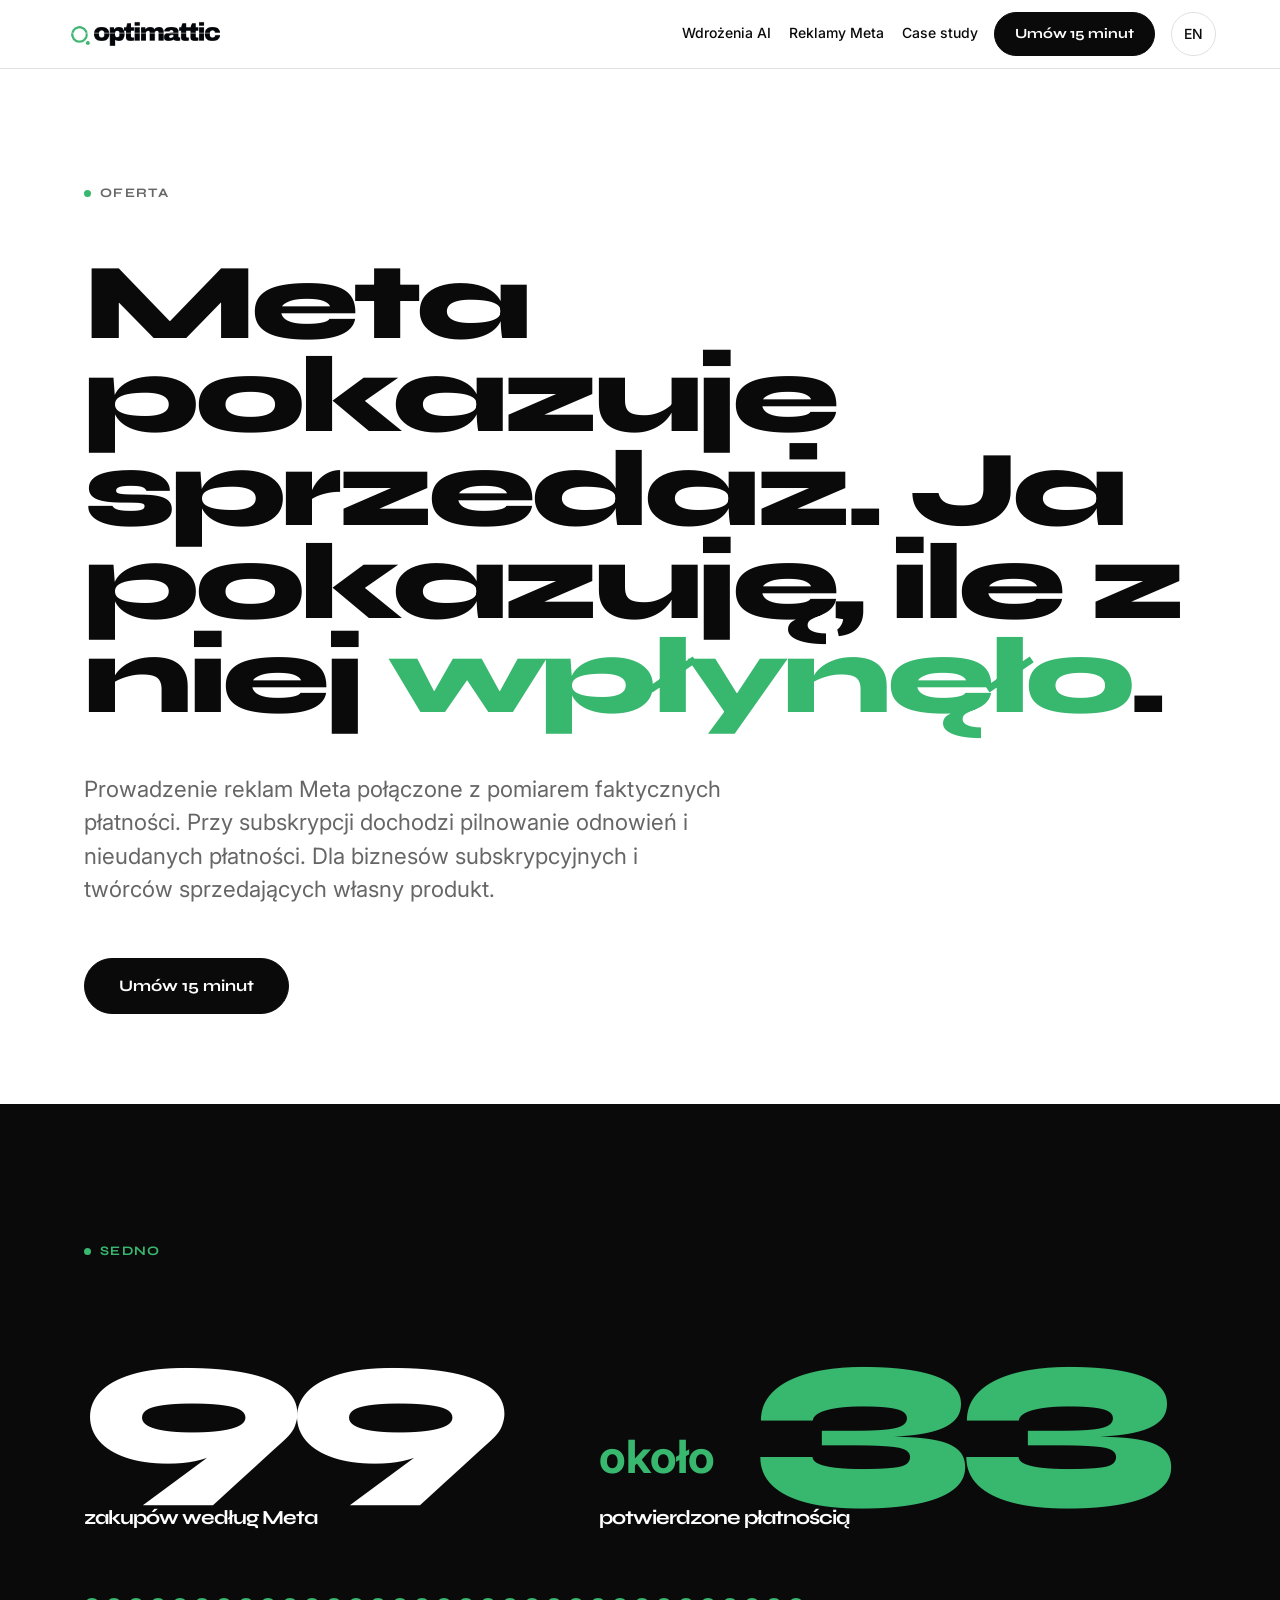
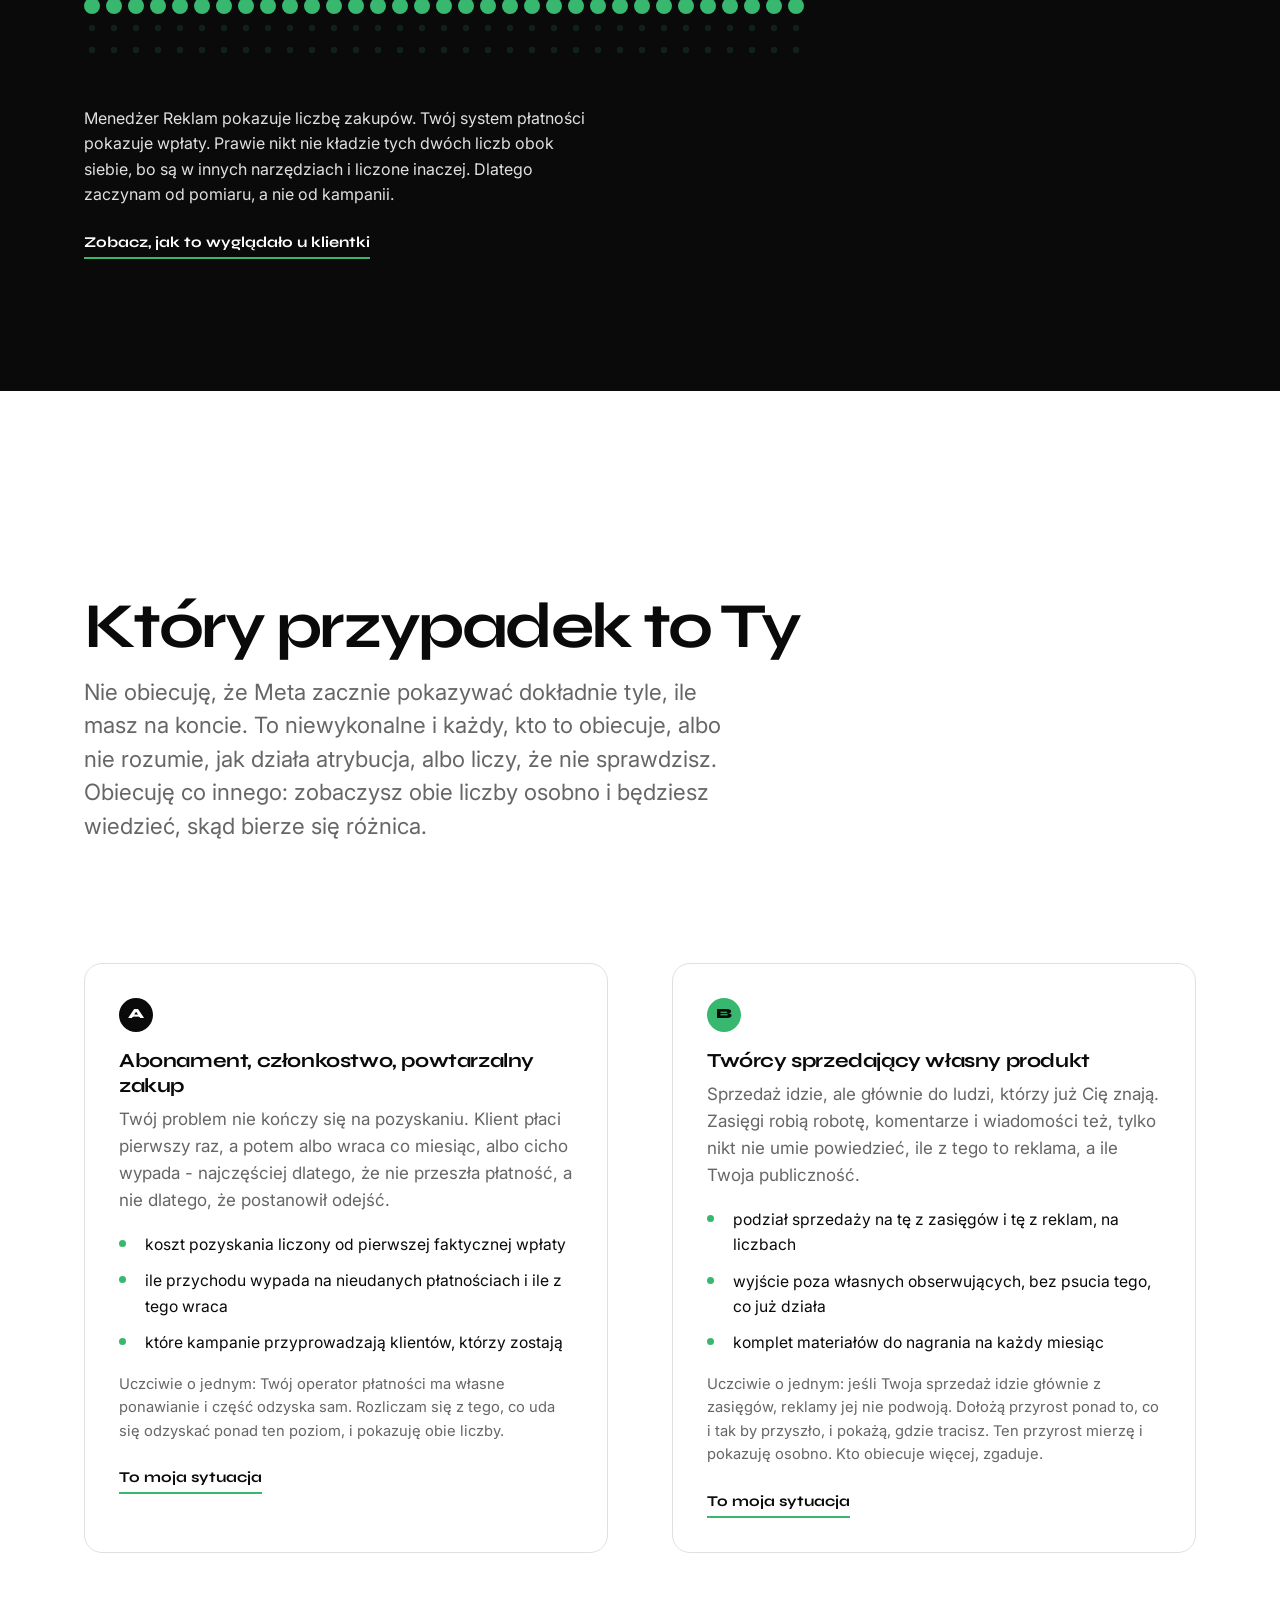
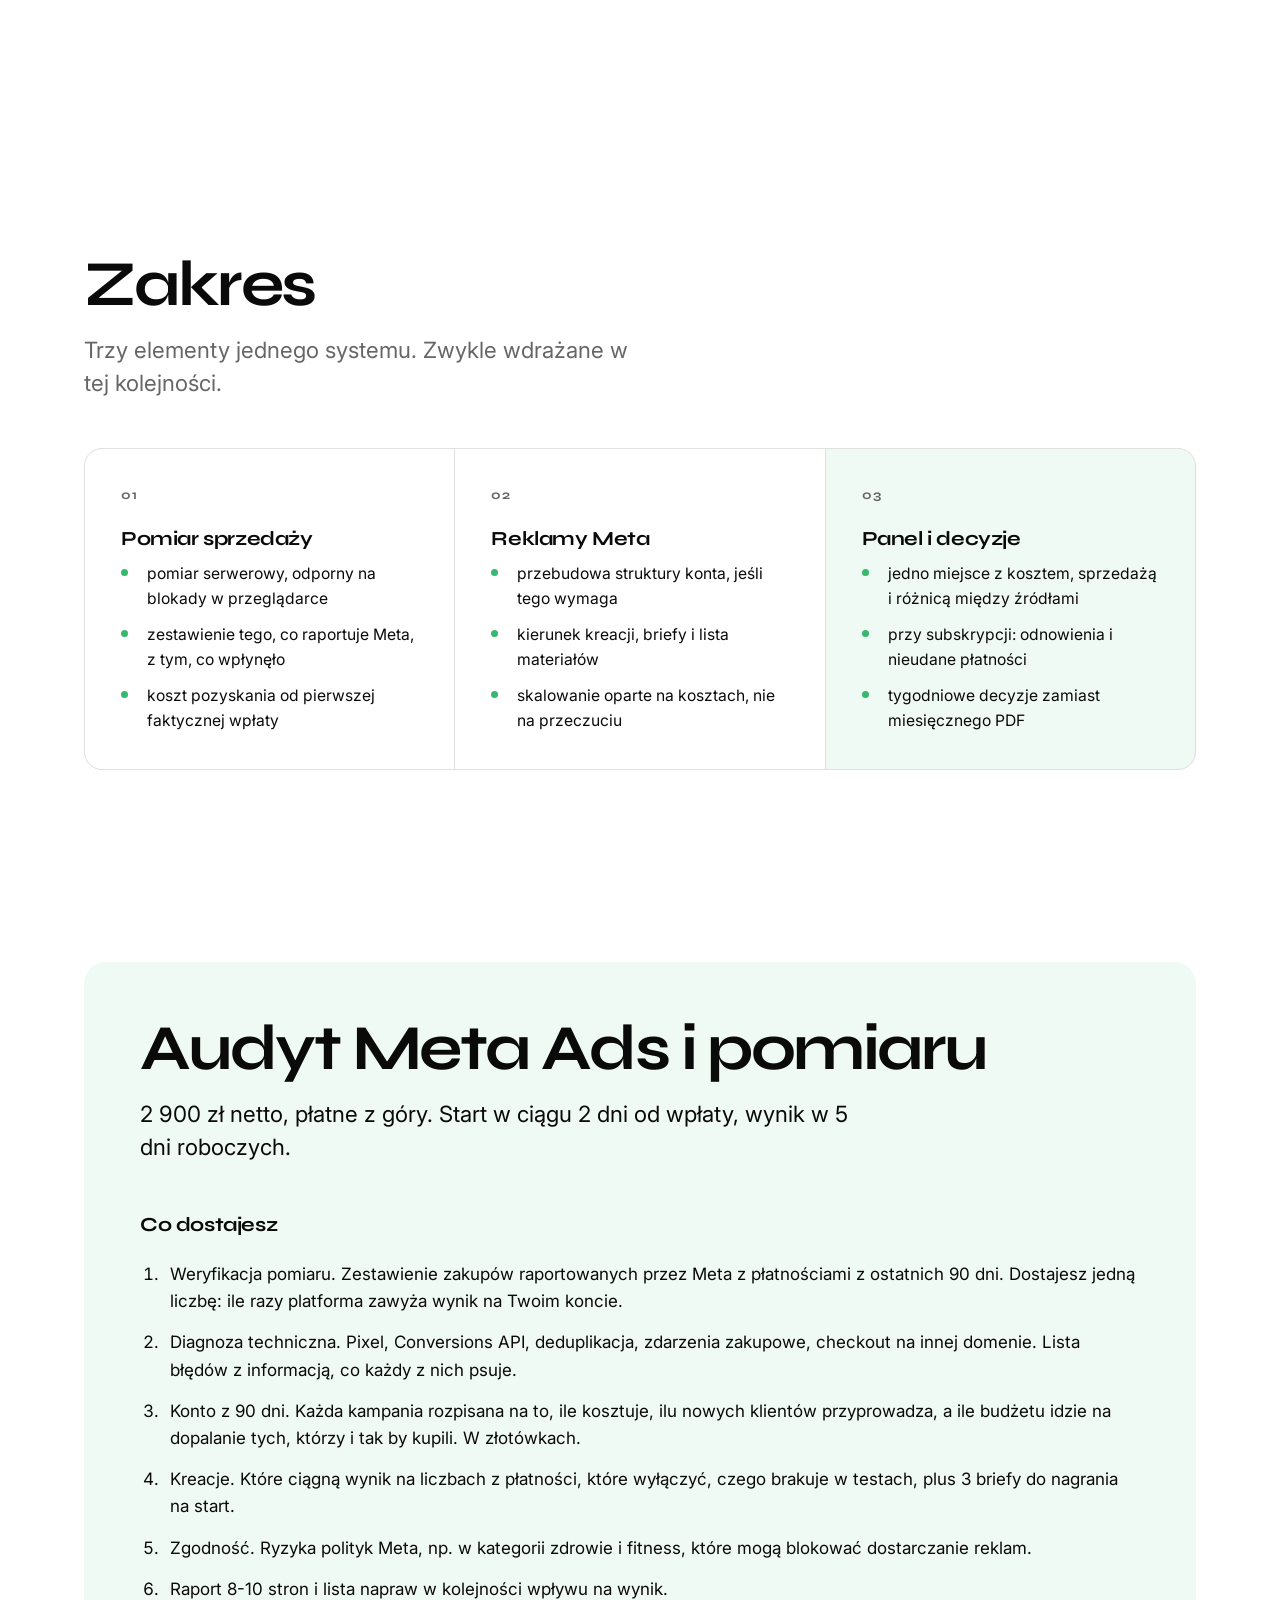
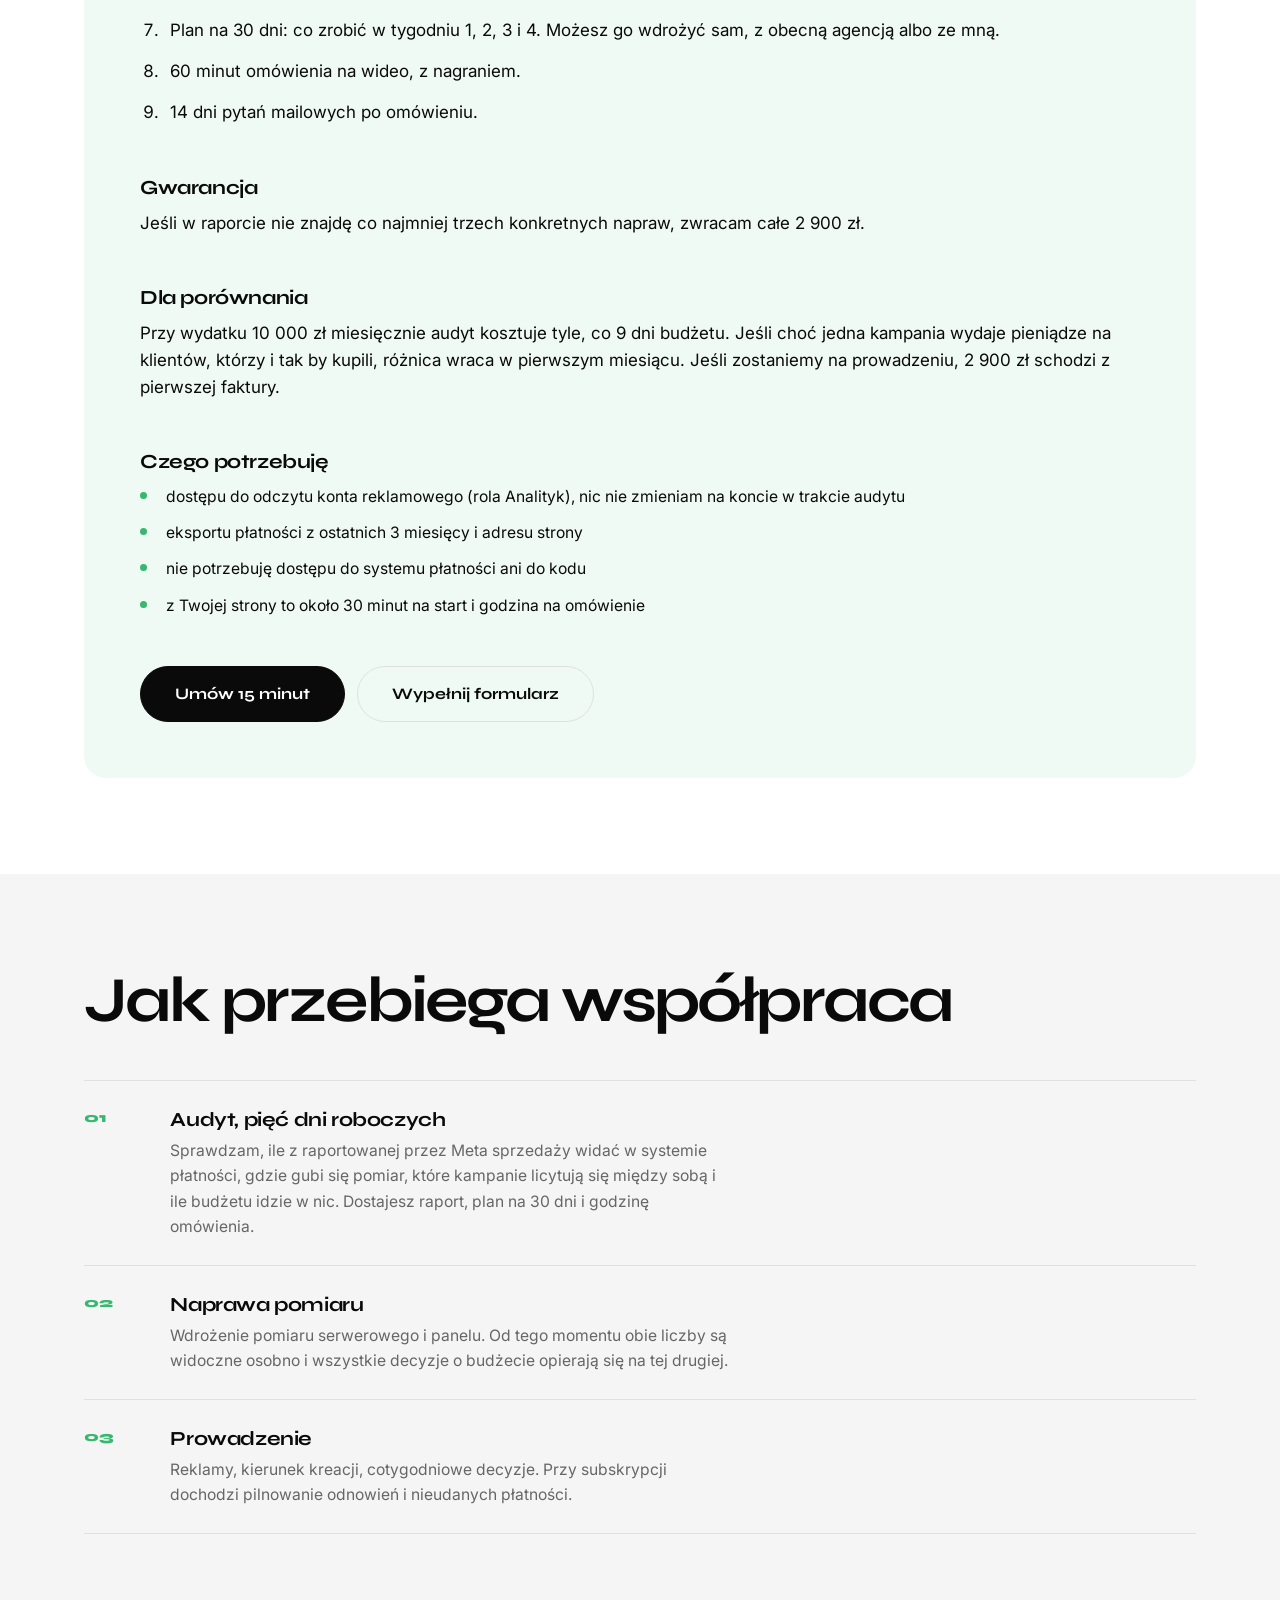
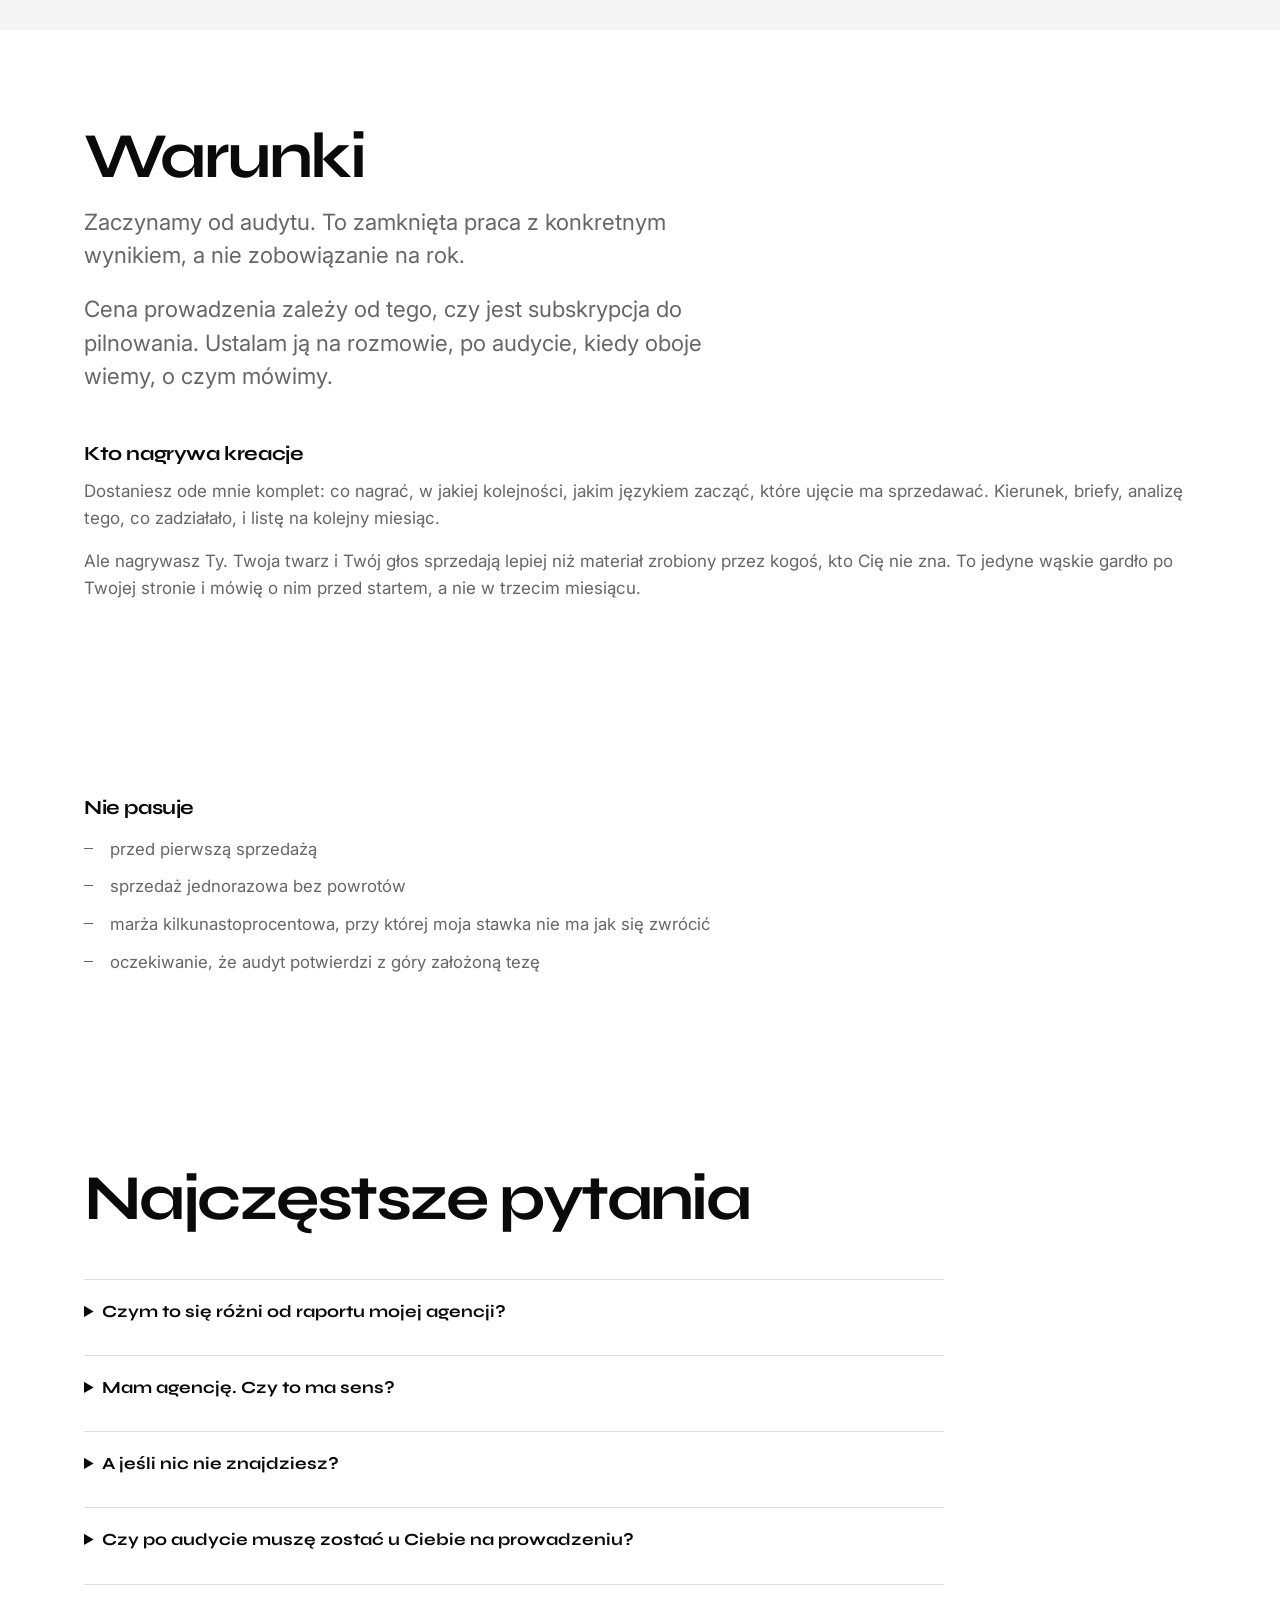
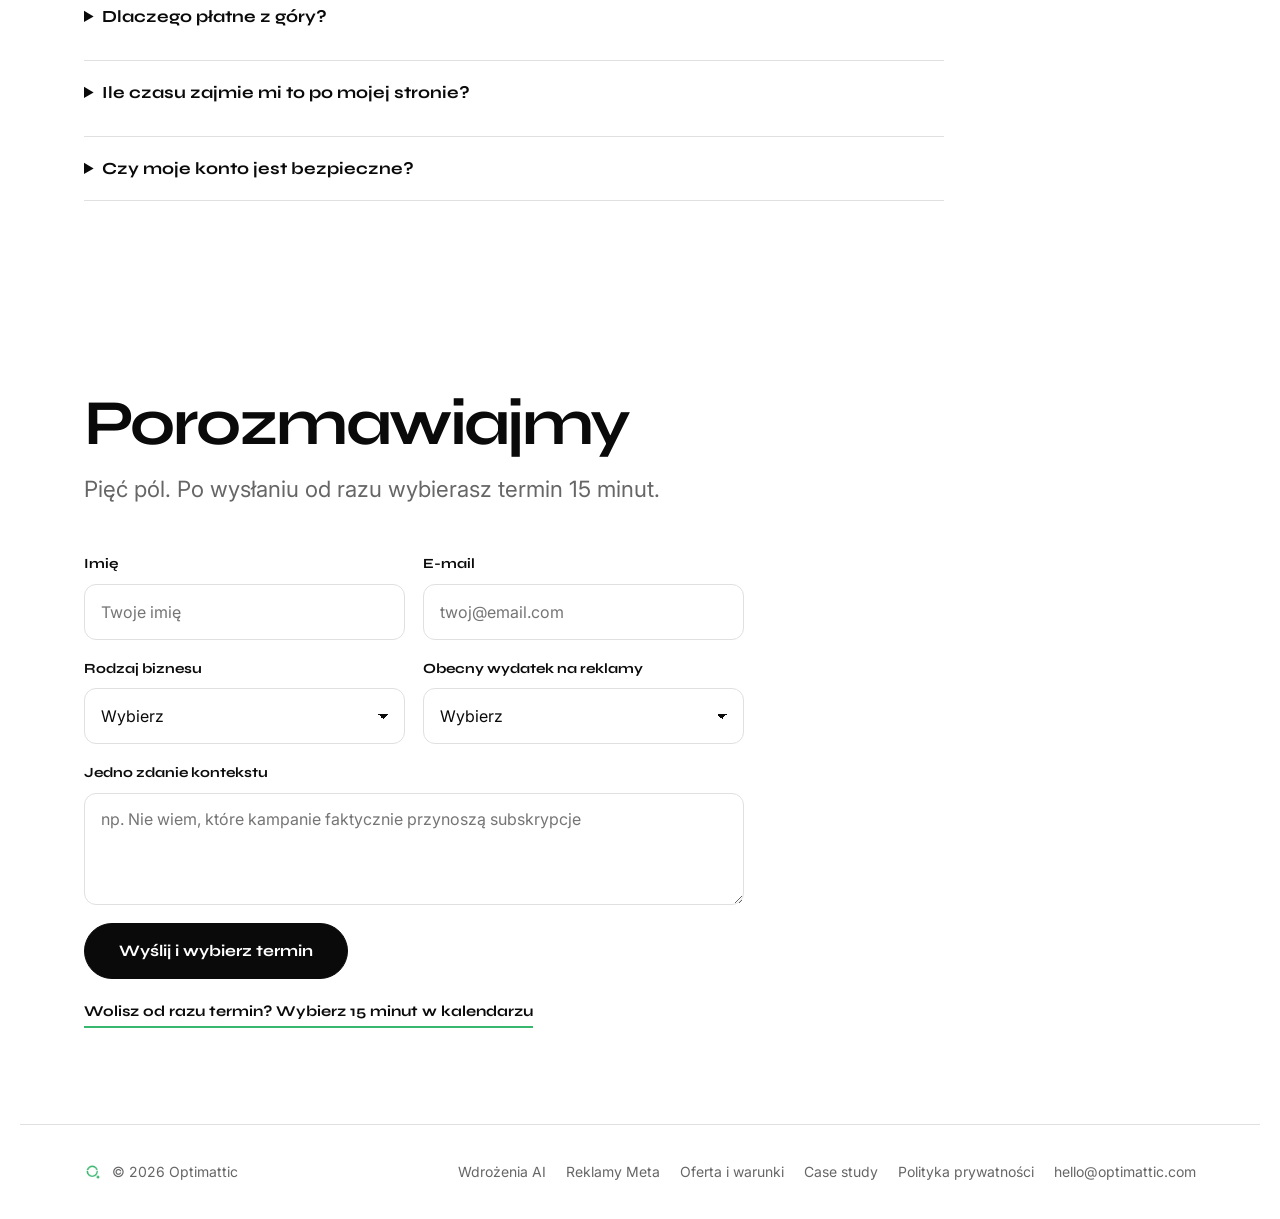
<file: marketing.html>
<!DOCTYPE html>
<html lang="pl">
<head>
<meta charset="UTF-8">
<meta name="viewport" content="width=device-width, initial-scale=1, viewport-fit=cover">
<title>Optimattic - prowadzenie reklam Meta z pomiarem sprzedaży</title>
<meta name="description" content="Prowadzenie reklam Meta połączone z pomiarem faktycznych płatności. Dla biznesów subskrypcyjnych i twórców sprzedających własny produkt.">
<link rel="canonical" href="https://optimattic.com/marketing.html">
<link rel="alternate" hreflang="pl" href="https://optimattic.com/marketing.html">
<link rel="alternate" hreflang="en" href="https://optimattic.com/marketing-en.html">
<meta property="og:title" content="Meta pokazuje sprzedaż. Ja pokazuję, ile z niej wpłynęło.">
<meta property="og:description" content="Prowadzenie reklam Meta połączone z pomiarem faktycznych płatności.">
<meta property="og:url" content="https://optimattic.com/marketing.html">
<meta property="og:type" content="website">
<meta property="og:image" content="https://optimattic.com/og-pl.png">
<meta property="og:image:width" content="1200">
<meta property="og:image:height" content="630">
<meta name="twitter:card" content="summary_large_image">
<link rel="icon" type="image/png" href="favicon.png">
<link rel="apple-touch-icon" href="apple-touch-icon.png">
<link rel="preconnect" href="https://fonts.googleapis.com">
<link rel="preconnect" href="https://fonts.gstatic.com" crossorigin>
<link href="https://fonts.googleapis.com/css2?family=Syne:wght@700;800&family=Inter:wght@400;500&display=swap" rel="stylesheet">
<link rel="stylesheet" href="site.css?v=2">
<style>
:root{
  --black:#0A0A0A; --green:#38B76F; --mint:#E8F5ED; --mint-light:#F0FAF4;
  --gray:#666666; --gray-light:#F5F5F5; --white:#FFFFFF; --border:#E0E0E0;
  --pad:clamp(20px,5vw,80px); --max:1240px;
  --dense:clamp(56px,8vw,96px); --quiet:clamp(96px,16vw,220px);
  --ease:cubic-bezier(.22,.61,.36,1);
}
*,*::before,*::after{box-sizing:border-box}
.visually-hidden{position:absolute;width:1px;height:1px;padding:0;margin:-1px;overflow:hidden;clip:rect(0,0,0,0);white-space:nowrap;border:0}
html{scroll-behavior:smooth;-webkit-text-size-adjust:100%}
@media (prefers-reduced-motion:reduce){html{scroll-behavior:auto}}
body{margin:0;background:var(--white);color:var(--black);font-family:'Inter',system-ui,sans-serif;
  font-size:17px;line-height:1.6;-webkit-font-smoothing:antialiased;overflow-x:hidden}
img{max-width:100%;height:auto;display:block}
h1,h2,h3{font-family:'Syne',sans-serif;margin:0;letter-spacing:-.04em}
p,ul,ol{margin:0}
::selection{background:var(--mint)}
:focus-visible{outline:2px solid var(--green);outline-offset:3px;border-radius:2px}
.skip{position:absolute;left:-9999px;top:0;background:var(--black);color:var(--white);padding:12px 20px;z-index:100}
.skip:focus{left:8px;top:8px}

/* ---------- type scale (3 steps only) ---------- */
.t-display{font-family:'Syne',sans-serif;font-weight:800;font-size:clamp(2rem,calc((100vw - 2*var(--pad))/9.9),6.8rem);line-height:.86;letter-spacing:-.05em;overflow-wrap:break-word}
.t-head{font-family:'Syne',sans-serif;font-weight:700;font-size:clamp(2rem,6vw,4rem);line-height:.98;letter-spacing:-.04em}
.t-sub{font-family:'Syne',sans-serif;font-weight:700;font-size:1.25rem;line-height:1.25;letter-spacing:-.02em}
.lead{font-size:clamp(1.1rem,2.4vw,1.4rem);line-height:1.5;max-width:46ch;text-wrap:pretty}
.muted{color:var(--gray)}
.eyebrow{display:inline-flex;align-items:center;gap:9px;font-family:'Syne',sans-serif;font-size:13px;
  font-weight:700;letter-spacing:.1em;text-transform:uppercase;color:var(--gray)}
.eyebrow::before{content:'';width:7px;height:7px;border-radius:50%;background:var(--green);flex:none}

/* ---------- layout ---------- */
.wrap{max-width:var(--max);margin:0 auto;padding-left:var(--pad);padding-right:var(--pad)}
.dense{padding-top:var(--dense);padding-bottom:var(--dense)}
.quiet{padding-top:var(--quiet);padding-bottom:var(--quiet)}
.band-gray{background:var(--gray-light)}
.grid-3{display:grid;gap:1px;background:var(--border);border:1px solid var(--border);border-radius:18px;overflow:hidden;
  grid-template-columns:repeat(auto-fit,minmax(min(100%,280px),1fr))}
.grid-3>*{background:var(--white);padding:clamp(24px,3.2vw,36px)}
.split{display:grid;gap:clamp(32px,6vw,80px);grid-template-columns:repeat(auto-fit,minmax(min(100%,320px),1fr));align-items:start}

[id]{scroll-margin-top:84px}
/* ---------- buttons (one motion pattern: translateY + opacity) ---------- */
.btn{display:inline-flex;align-items:center;justify-content:center;height:56px;padding:0 34px;border:1px solid var(--black);
  border-radius:100px;background:var(--black);color:var(--white);text-decoration:none;cursor:pointer;
  font-family:'Syne',sans-serif;font-weight:700;font-size:16px;
  transition:transform .25s var(--ease),opacity .25s var(--ease),background-color .25s var(--ease),border-color .25s var(--ease),color .25s var(--ease)}
.btn:hover{background:var(--green);border-color:var(--green);color:var(--black);transform:translateY(-2px)}
.btn:active{transform:translateY(0)}
.btn--ghost{background:transparent;color:var(--black);border-color:var(--border)}
.btn--ghost:hover{background:transparent;color:var(--black);border-color:var(--black)}
.btn--onDark{background:var(--green);border-color:var(--green);color:var(--black)}
.btn--onDark:hover{background:var(--white);border-color:var(--white);color:var(--black)}
.btn--outlineDark{background:transparent;color:var(--white);border-color:var(--gray)}
.btn--outlineDark:hover{background:transparent;color:var(--white);border-color:var(--white)}
.btn-row{display:flex;flex-wrap:wrap;gap:12px}
.textlink{display:inline-flex;align-items:center;gap:8px;color:var(--black);text-decoration:none;font-family:'Syne',sans-serif;
  font-weight:700;font-size:15px;border-bottom:2px solid var(--green);padding-bottom:3px;
  transition:transform .25s var(--ease),opacity .25s var(--ease)}
.textlink:hover{transform:translateY(-2px)}
.textlink--onDark{color:var(--white)}

/* ---------- hero ---------- */
.hero{padding-top:clamp(40px,8.5vw,110px);padding-bottom:clamp(38px,7vw,96px)}
.hero .eyebrow{margin-bottom:clamp(28px,5vw,52px)}
.hero h1{max-width:13ch;margin-bottom:clamp(28px,5vw,48px)}
.hero h1 em{font-style:normal;color:var(--green)}
.hero .lead{margin-bottom:clamp(32px,5vw,52px)}

/* ---------- SIGNATURE MOMENT ---------- */
.signal{background:var(--black);color:var(--white);padding-top:clamp(72px,11vw,132px);padding-bottom:clamp(72px,11vw,132px)}
.signal__eyebrow{margin-bottom:clamp(36px,6vw,64px);color:var(--green)}
.signal__row{display:grid;grid-template-columns:1fr;gap:clamp(28px,5vw,56px);align-items:end;margin-bottom:clamp(40px,6vw,64px)}
@media (min-width:760px){.signal__row{grid-template-columns:auto auto;justify-content:start;gap:clamp(48px,8vw,120px)}}
.signal__row>span{display:block}
.signal__num{display:block;font-family:'Syne',sans-serif;font-weight:800;font-size:clamp(5rem,18vw,13rem);line-height:.78;letter-spacing:-.06em;
  font-variant-numeric:tabular-nums}
.signal__num--kept{color:var(--green);display:flex;align-items:baseline;gap:.18em;white-space:nowrap}
.signal__approx{font-family:'Inter',sans-serif;font-size:.22em;font-weight:700;letter-spacing:0}
.signal__label{display:block;font-size:clamp(1rem,2.2vw,1.25rem);color:var(--white);margin-top:14px;max-width:20ch}
.signal__minus{font-family:'Syne',sans-serif;font-weight:700;font-size:clamp(1.5rem,4vw,2.5rem);color:var(--green);
  letter-spacing:-.03em;padding-bottom:clamp(8px,2vw,22px);white-space:nowrap}
.dots{display:grid;grid-template-columns:repeat(11,1fr);gap:clamp(6px,1.4vw,14px);max-width:640px;margin-bottom:clamp(32px,5vw,48px)}
@media (min-width:760px){.dots{grid-template-columns:repeat(33,1fr);gap:6px;max-width:720px}}
.dot{aspect-ratio:1;border-radius:50%;background:var(--green);
  transition:opacity .55s var(--ease),transform .55s var(--ease);transition-delay:calc(var(--i)*7ms)}
.dot--lost{opacity:.14;transform:scale(.4)}
.signal__note{color:var(--border);font-size:1rem;max-width:52ch}
/* JS start state - page without JS shows the end state */
.signal.is-armed .dot--lost{opacity:1;transform:scale(1)}
.signal.is-armed .signal__kept,.signal.is-armed .signal__minus{opacity:0;transform:translateY(10px)}
.signal__kept,.signal__minus{transition:opacity .5s var(--ease) .35s,transform .5s var(--ease) .35s}
@media (prefers-reduced-motion:reduce){
  .dot,.signal__kept,.signal__minus,.reveal{transition:none!important}
  .signal.is-armed .dot--lost{opacity:.14;transform:scale(.4)}
  .signal.is-armed .signal__kept,.signal.is-armed .signal__minus{opacity:1;transform:none}
}

/* ---------- reveal (single pattern, whole page) ---------- */
.reveal{transition:opacity .5s var(--ease),transform .5s var(--ease)}
.js .reveal.is-armed{opacity:0;transform:translateY(14px)}

/* ---------- statement ---------- */
.statement{font-family:'Syne',sans-serif;font-weight:700;font-size:clamp(1.6rem,4.6vw,3rem);line-height:1.06;
  letter-spacing:-.035em;max-width:20ch}
.statement em{font-style:normal;color:var(--green)}

/* ---------- cards + lists ---------- */
.card__num{font-family:'Syne',sans-serif;font-weight:700;font-size:13px;color:var(--gray);margin-bottom:20px;letter-spacing:.08em}
.card .t-sub{margin-bottom:10px}
.card p{color:var(--gray);font-size:.98rem;margin-bottom:20px}
.card--mint{background:var(--mint-light)!important}
.list{list-style:none;padding:0;display:grid;gap:11px}
.list li{display:grid;grid-template-columns:15px 1fr;gap:11px;align-items:start;font-size:.98rem}
.list li::before{content:'';width:7px;height:7px;border-radius:50%;background:var(--green);margin-top:8px}
.list--muted li{color:var(--gray)}
.list--muted li::before{width:9px;height:1px;border-radius:0;background:var(--gray);margin-top:12px}
.list--lg li{font-size:1.05rem}

/* ---------- steps ---------- */
.steps{list-style:none;padding:0}
.steps li{display:grid;grid-template-columns:48px 1fr;gap:clamp(14px,3vw,40px);padding:26px 0;border-top:1px solid var(--border)}
.steps li:last-child{border-bottom:1px solid var(--border)}
.steps__num{font-family:'Syne',sans-serif;font-weight:800;font-size:14px;color:var(--green)}
.steps h3{margin-bottom:6px}
.steps p{color:var(--gray);font-size:.98rem;max-width:56ch}

/* ---------- form ---------- */
.form{display:grid;gap:18px;max-width:660px}
@media (min-width:720px){.form{grid-template-columns:1fr 1fr}.form .field--full,.form .form-foot{grid-column:1/-1}}
.field{display:grid;gap:8px}
.field label{font-family:'Syne',sans-serif;font-weight:700;font-size:14px}
.field input,.field select,.field textarea{width:100%;border:1px solid var(--border);border-radius:12px;background:var(--white);
  color:var(--black);font-family:'Inter',sans-serif;font-size:16px;
  transition:border-color .25s var(--ease),box-shadow .25s var(--ease)}
.field input,.field select{height:56px;padding:0 16px}
.field select{appearance:none;
  background-image:linear-gradient(45deg,transparent 50%,var(--black) 50%),linear-gradient(135deg,var(--black) 50%,transparent 50%);
  background-position:calc(100% - 21px) 25px,calc(100% - 16px) 25px;background-size:5px 5px,5px 5px;background-repeat:no-repeat}
.field textarea{padding:15px 16px;min-height:112px;resize:vertical}
.field input:focus,.field select:focus,.field textarea:focus{outline:none;border-color:var(--green);box-shadow:0 0 0 3px var(--mint)}
.form-foot{display:flex;flex-wrap:wrap;align-items:center;gap:16px}
.form-status{font-size:14px;color:var(--gray);margin:0}
.form-status.ok{color:var(--green)}
.form-status.err{color:var(--black);font-weight:500}
.form-result{max-width:660px;padding:clamp(24px,4vw,36px);border-radius:18px;background:var(--mint-light)}
[hidden]{display:none!important}
.form-result p{margin-bottom:20px}

/* ---------- audit + FAQ ---------- */
.audit-box{background:var(--mint-light);border-radius:22px;padding:clamp(28px,5vw,56px)}
.audit-box>.lead{max-width:60ch}
.audit-list{display:grid;gap:14px;padding-left:24px;margin:24px 0 0}
.audit-list li{padding-left:6px}
.audit-block{margin-top:clamp(32px,5vw,48px)}
.faq{display:grid;gap:12px;max-width:860px}
.faq details{border-top:1px solid var(--border);padding:18px 0}
.faq details:last-child{border-bottom:1px solid var(--border)}
.faq summary{cursor:pointer;font-family:'Syne',sans-serif;font-weight:700}
.faq details p{color:var(--gray);margin-top:12px;max-width:64ch}

/* ---------- CTA band ---------- */
.cta{background:var(--black);color:var(--white);border-radius:22px;padding:clamp(32px,6vw,64px);
  display:grid;gap:clamp(24px,4vw,48px);grid-template-columns:repeat(auto-fit,minmax(min(100%,280px),1fr));align-items:center}
.cta p{color:var(--border);max-width:38ch}

@media (max-width:600px){.btn{width:100%}.btn-row .btn{width:auto}.form-foot .btn{width:100%}}
@media (max-width:700px){[id]{scroll-margin-top:120px}}

/* ---------- fork (moment wyboru) ---------- */
.fork{position:relative;padding-top:44px}
.fork__paths{display:grid;gap:24px;grid-template-columns:1fr}
.fork__path{position:relative;padding:26px 26px 26px 26px;border:1px solid var(--border);border-radius:18px;background:var(--white)}
.fork__node{display:inline-flex;align-items:center;justify-content:center;width:34px;height:34px;border-radius:50%;
  background:var(--black);color:var(--white);font-family:'Syne',sans-serif;font-weight:800;font-size:14px;margin-bottom:16px}
.fork__path--b .fork__node{background:var(--green);color:var(--black)}
@media (min-width:820px){
  .fork{padding-top:56px}
  .fork__paths{grid-template-columns:1fr 1fr;gap:64px}
  .fork__path{padding:34px}
}
</style>
<script defer src="https://cloud.umami.is/script.js" data-website-id="dafa0028-72b2-44c8-8e10-4a8a624410fc"></script>
<script defer src="site.js"></script>
</head>
<body>
<a class="skip" href="#main">Przejdź do treści</a>
<header class="site-header">
  <a class="site-header__logo" href="index.html" aria-label="Optimattic - strona główna"><img src="logo.png" alt="Optimattic" width="500" height="80"></a>
  <nav class="site-header__links" aria-label="Główna">
    <a class="site-header__link" href="index.html">Wdrożenia AI</a>
    <a class="site-header__link" href="meta.html">Reklamy Meta</a>
    <a class="site-header__link" href="case.html">Case study</a>
  </nav>
  <a class="btn site-header__cta" href="https://calendar.app.google/GWuQbhH2p4hGBfy58" data-booking-url data-umami-event="booking-click" target="_blank" rel="noopener">Umów 15 minut</a>
  <a class="site-header__lang" href="marketing-en.html" hreflang="en" aria-label="English version">EN</a>
</header>
<main id="main">

<section class="wrap hero">
  <p class="eyebrow">Oferta</p>
  <h1 class="t-display">Meta pokazuje sprzedaż. Ja pokazuję, ile z niej <em>wpłynęło</em>.</h1>
  <p class="lead muted">Prowadzenie reklam Meta połączone z pomiarem faktycznych płatności. Przy subskrypcji dochodzi pilnowanie odnowień i nieudanych płatności. Dla biznesów subskrypcyjnych i twórców sprzedających własny produkt.</p>
  <div class="btn-row"><a class="btn" href="https://calendar.app.google/GWuQbhH2p4hGBfy58" data-booking-url data-umami-event="booking-click" target="_blank" rel="noopener">Umów 15 minut</a></div>
</section>


<section class="signal" id="pomiar" aria-labelledby="signal-title">
  <div class="wrap">
    <div class="eyebrow signal__eyebrow">Sedno</div>
    <h2 id="signal-title" class="signal__row">
      <span class="visually-hidden">Na 99 zakupów raportowanych przez Meta około 33 potwierdzała płatność (lipiec-sierpień 2026, platforma subskrypcyjna).</span>
      <span aria-hidden="true">
        <span class="signal__num">99</span>
        <span class="signal__label">zakupów według Meta</span>
      </span>
      <span class="signal__kept" aria-hidden="true">
        <span class="signal__num signal__num--kept"><span class="signal__approx">około</span>33</span>
        <span class="signal__label">potwierdzone płatnością</span>
      </span>
    </h2>
    <div class="dots" role="img" aria-label="99 zakupów według Meta, około 33 potwierdzone płatnością"><span class="dot" style="--i:0"></span><span class="dot" style="--i:0"></span><span class="dot" style="--i:0"></span><span class="dot" style="--i:0"></span><span class="dot" style="--i:0"></span><span class="dot" style="--i:0"></span><span class="dot" style="--i:0"></span><span class="dot" style="--i:0"></span><span class="dot" style="--i:0"></span><span class="dot" style="--i:0"></span><span class="dot" style="--i:0"></span><span class="dot" style="--i:0"></span><span class="dot" style="--i:0"></span><span class="dot" style="--i:0"></span><span class="dot" style="--i:0"></span><span class="dot" style="--i:0"></span><span class="dot" style="--i:0"></span><span class="dot" style="--i:0"></span><span class="dot" style="--i:0"></span><span class="dot" style="--i:0"></span><span class="dot" style="--i:0"></span><span class="dot" style="--i:0"></span><span class="dot" style="--i:0"></span><span class="dot" style="--i:0"></span><span class="dot" style="--i:0"></span><span class="dot" style="--i:0"></span><span class="dot" style="--i:0"></span><span class="dot" style="--i:0"></span><span class="dot" style="--i:0"></span><span class="dot" style="--i:0"></span><span class="dot" style="--i:0"></span><span class="dot" style="--i:0"></span><span class="dot" style="--i:0"></span><span class="dot dot--lost" style="--i:0"></span><span class="dot dot--lost" style="--i:1"></span><span class="dot dot--lost" style="--i:2"></span><span class="dot dot--lost" style="--i:3"></span><span class="dot dot--lost" style="--i:4"></span><span class="dot dot--lost" style="--i:5"></span><span class="dot dot--lost" style="--i:6"></span><span class="dot dot--lost" style="--i:7"></span><span class="dot dot--lost" style="--i:8"></span><span class="dot dot--lost" style="--i:9"></span><span class="dot dot--lost" style="--i:10"></span><span class="dot dot--lost" style="--i:11"></span><span class="dot dot--lost" style="--i:12"></span><span class="dot dot--lost" style="--i:13"></span><span class="dot dot--lost" style="--i:14"></span><span class="dot dot--lost" style="--i:15"></span><span class="dot dot--lost" style="--i:16"></span><span class="dot dot--lost" style="--i:17"></span><span class="dot dot--lost" style="--i:18"></span><span class="dot dot--lost" style="--i:19"></span><span class="dot dot--lost" style="--i:20"></span><span class="dot dot--lost" style="--i:21"></span><span class="dot dot--lost" style="--i:22"></span><span class="dot dot--lost" style="--i:23"></span><span class="dot dot--lost" style="--i:24"></span><span class="dot dot--lost" style="--i:25"></span><span class="dot dot--lost" style="--i:26"></span><span class="dot dot--lost" style="--i:27"></span><span class="dot dot--lost" style="--i:28"></span><span class="dot dot--lost" style="--i:29"></span><span class="dot dot--lost" style="--i:30"></span><span class="dot dot--lost" style="--i:31"></span><span class="dot dot--lost" style="--i:32"></span><span class="dot dot--lost" style="--i:33"></span><span class="dot dot--lost" style="--i:34"></span><span class="dot dot--lost" style="--i:35"></span><span class="dot dot--lost" style="--i:36"></span><span class="dot dot--lost" style="--i:37"></span><span class="dot dot--lost" style="--i:38"></span><span class="dot dot--lost" style="--i:39"></span><span class="dot dot--lost" style="--i:40"></span><span class="dot dot--lost" style="--i:41"></span><span class="dot dot--lost" style="--i:42"></span><span class="dot dot--lost" style="--i:43"></span><span class="dot dot--lost" style="--i:44"></span><span class="dot dot--lost" style="--i:45"></span><span class="dot dot--lost" style="--i:46"></span><span class="dot dot--lost" style="--i:47"></span><span class="dot dot--lost" style="--i:48"></span><span class="dot dot--lost" style="--i:49"></span><span class="dot dot--lost" style="--i:50"></span><span class="dot dot--lost" style="--i:51"></span><span class="dot dot--lost" style="--i:52"></span><span class="dot dot--lost" style="--i:53"></span><span class="dot dot--lost" style="--i:54"></span><span class="dot dot--lost" style="--i:55"></span><span class="dot dot--lost" style="--i:56"></span><span class="dot dot--lost" style="--i:57"></span><span class="dot dot--lost" style="--i:58"></span><span class="dot dot--lost" style="--i:59"></span><span class="dot dot--lost" style="--i:60"></span><span class="dot dot--lost" style="--i:61"></span><span class="dot dot--lost" style="--i:62"></span><span class="dot dot--lost" style="--i:63"></span><span class="dot dot--lost" style="--i:64"></span><span class="dot dot--lost" style="--i:65"></span></div>
    <p class="signal__note">Menedżer Reklam pokazuje liczbę zakupów. Twój system płatności pokazuje wpłaty. Prawie nikt nie kładzie tych dwóch liczb obok siebie, bo są w innych narzędziach i liczone inaczej. Dlatego zaczynam od pomiaru, a nie od kampanii.</p>
    <a class="textlink textlink--onDark" href="case.html" style="margin-top:22px">Zobacz, jak to wyglądało u klientki</a>
  </div>
</section>

<section class="wrap quiet reveal" id="wybor" aria-labelledby="wybor-title">
  <h2 class="t-head" id="wybor-title" style="margin-bottom:16px">Który przypadek to Ty</h2>
  <p class="lead muted" style="margin-bottom:clamp(40px,6vw,64px)">Nie obiecuję, że Meta zacznie pokazywać dokładnie tyle, ile masz na koncie. To niewykonalne i każdy, kto to obiecuje, albo nie rozumie, jak działa atrybucja, albo liczy, że nie sprawdzisz. Obiecuję co innego: zobaczysz obie liczby osobno i będziesz wiedzieć, skąd bierze się różnica.</p>
  <div class="fork">
    <div class="fork__paths">
      <div class="fork__path">
        <div class="fork__node">A</div>
        <h3 class="t-sub">Abonament, członkostwo, powtarzalny zakup</h3>
        <p class="muted" style="margin:8px 0 18px">Twój problem nie kończy się na pozyskaniu. Klient płaci pierwszy raz, a potem albo wraca co miesiąc, albo cicho wypada - najczęściej dlatego, że nie przeszła płatność, a nie dlatego, że postanowił odejść.</p>
        <ul class="list"><li>koszt pozyskania liczony od pierwszej faktycznej wpłaty</li><li>ile przychodu wypada na nieudanych płatnościach i ile z tego wraca</li><li>które kampanie przyprowadzają klientów, którzy zostają</li></ul>
        <p class="muted" style="margin:18px 0 0;font-size:.92rem">Uczciwie o jednym: Twój operator płatności ma własne ponawianie i część odzyska sam. Rozliczam się z tego, co uda się odzyskać ponad ten poziom, i pokazuję obie liczby.</p>
        <a class="textlink" href="#kontakt" style="margin-top:22px">To moja sytuacja</a>
      </div>
      <div class="fork__path fork__path--b">
        <div class="fork__node">B</div>
        <h3 class="t-sub">Twórcy sprzedający własny produkt</h3>
        <p class="muted" style="margin:8px 0 18px">Sprzedaż idzie, ale głównie do ludzi, którzy już Cię znają. Zasięgi robią robotę, komentarze i wiadomości też, tylko nikt nie umie powiedzieć, ile z tego to reklama, a ile Twoja publiczność.</p>
        <ul class="list"><li>podział sprzedaży na tę z zasięgów i tę z reklam, na liczbach</li><li>wyjście poza własnych obserwujących, bez psucia tego, co już działa</li><li>komplet materiałów do nagrania na każdy miesiąc</li></ul>
        <p class="muted" style="margin:18px 0 0;font-size:.92rem">Uczciwie o jednym: jeśli Twoja sprzedaż idzie głównie z zasięgów, reklamy jej nie podwoją. Dołożą przyrost ponad to, co i tak by przyszło, i pokażą, gdzie tracisz. Ten przyrost mierzę i pokazuję osobno. Kto obiecuje więcej, zgaduje.</p>
        <a class="textlink" href="#kontakt" style="margin-top:22px">To moja sytuacja</a>
      </div>
    </div>
  </div>
</section>

<section class="wrap dense reveal" aria-labelledby="zakres-title">
  <h2 class="t-head" id="zakres-title" style="margin-bottom:16px">Zakres</h2>
  <p class="lead muted" style="margin-bottom:clamp(32px,5vw,48px)">Trzy elementy jednego systemu. Zwykle wdrażane w tej kolejności.</p>
  <div class="grid-3">
    <div class="card"><div class="card__num">01</div><h3 class="t-sub">Pomiar sprzedaży</h3><ul class="list"><li>pomiar serwerowy, odporny na blokady w przeglądarce</li><li>zestawienie tego, co raportuje Meta, z tym, co wpłynęło</li><li>koszt pozyskania od pierwszej faktycznej wpłaty</li></ul></div>
    <div class="card"><div class="card__num">02</div><h3 class="t-sub">Reklamy Meta</h3><ul class="list"><li>przebudowa struktury konta, jeśli tego wymaga</li><li>kierunek kreacji, briefy i lista materiałów</li><li>skalowanie oparte na kosztach, nie na przeczuciu</li></ul></div>
    <div class="card card--mint"><div class="card__num">03</div><h3 class="t-sub">Panel i decyzje</h3><ul class="list"><li>jedno miejsce z kosztem, sprzedażą i różnicą między źródłami</li><li>przy subskrypcji: odnowienia i nieudane płatności</li><li>tygodniowe decyzje zamiast miesięcznego PDF</li></ul></div>
  </div>
</section>

<section class="wrap dense reveal" id="audyt" aria-labelledby="audyt-title">
  <div class="audit-box">
    <h2 class="t-head" id="audyt-title" style="margin-bottom:16px">Audyt Meta Ads i pomiaru</h2>
    <p class="lead">2 900 zł netto, płatne z góry. Start w ciągu 2 dni od wpłaty, wynik w 5 dni roboczych.</p>
    <div class="audit-block">
      <h3 class="t-sub">Co dostajesz</h3>
      <ol class="audit-list">
        <li>Weryfikacja pomiaru. Zestawienie zakupów raportowanych przez Meta z płatnościami z ostatnich 90 dni. Dostajesz jedną liczbę: ile razy platforma zawyża wynik na Twoim koncie.</li>
        <li>Diagnoza techniczna. Pixel, Conversions API, deduplikacja, zdarzenia zakupowe, checkout na innej domenie. Lista błędów z informacją, co każdy z nich psuje.</li>
        <li>Konto z 90 dni. Każda kampania rozpisana na to, ile kosztuje, ilu nowych klientów przyprowadza, a ile budżetu idzie na dopalanie tych, którzy i tak by kupili. W złotówkach.</li>
        <li>Kreacje. Które ciągną wynik na liczbach z płatności, które wyłączyć, czego brakuje w testach, plus 3 briefy do nagrania na start.</li>
        <li>Zgodność. Ryzyka polityk Meta, np. w kategorii zdrowie i fitness, które mogą blokować dostarczanie reklam.</li>
        <li>Raport 8-10 stron i lista napraw w kolejności wpływu na wynik.</li>
        <li>Plan na 30 dni: co zrobić w tygodniu 1, 2, 3 i 4. Możesz go wdrożyć sam, z obecną agencją albo ze mną.</li>
        <li>60 minut omówienia na wideo, z nagraniem.</li>
        <li>14 dni pytań mailowych po omówieniu.</li>
      </ol>
    </div>
    <div class="audit-block"><h3 class="t-sub" style="margin-bottom:10px">Gwarancja</h3><p>Jeśli w raporcie nie znajdę co najmniej trzech konkretnych napraw, zwracam całe 2 900 zł.</p></div>
    <div class="audit-block"><h3 class="t-sub" style="margin-bottom:10px">Dla porównania</h3><p>Przy wydatku 10 000 zł miesięcznie audyt kosztuje tyle, co 9 dni budżetu. Jeśli choć jedna kampania wydaje pieniądze na klientów, którzy i tak by kupili, różnica wraca w pierwszym miesiącu. Jeśli zostaniemy na prowadzeniu, 2 900 zł schodzi z pierwszej faktury.</p></div>
    <div class="audit-block">
      <h3 class="t-sub" style="margin-bottom:10px">Czego potrzebuję</h3>
      <ul class="list"><li>dostępu do odczytu konta reklamowego (rola Analityk), nic nie zmieniam na koncie w trakcie audytu</li><li>eksportu płatności z ostatnich 3 miesięcy i adresu strony</li><li>nie potrzebuję dostępu do systemu płatności ani do kodu</li><li>z Twojej strony to około 30 minut na start i godzina na omówienie</li></ul>
    </div>
    <div class="btn-row" style="margin-top:clamp(32px,5vw,48px)"><a class="btn" href="https://calendar.app.google/GWuQbhH2p4hGBfy58" data-booking-url data-umami-event="booking-click" target="_blank" rel="noopener">Umów 15 minut</a><a class="btn btn--ghost" href="#kontakt">Wypełnij formularz</a></div>
  </div>
</section>

<section class="band-gray">
  <div class="wrap dense reveal">
    <h2 class="t-head" style="margin-bottom:clamp(32px,5vw,48px)">Jak przebiega współpraca</h2>
    <ol class="steps">
      <li><span class="steps__num">01</span><div><h3 class="t-sub">Audyt, pięć dni roboczych</h3><p>Sprawdzam, ile z raportowanej przez Meta sprzedaży widać w systemie płatności, gdzie gubi się pomiar, które kampanie licytują się między sobą i ile budżetu idzie w nic. Dostajesz raport, plan na 30 dni i godzinę omówienia.</p></div></li>
      <li><span class="steps__num">02</span><div><h3 class="t-sub">Naprawa pomiaru</h3><p>Wdrożenie pomiaru serwerowego i panelu. Od tego momentu obie liczby są widoczne osobno i wszystkie decyzje o budżecie opierają się na tej drugiej.</p></div></li>
      <li><span class="steps__num">03</span><div><h3 class="t-sub">Prowadzenie</h3><p>Reklamy, kierunek kreacji, cotygodniowe decyzje. Przy subskrypcji dochodzi pilnowanie odnowień i nieudanych płatności.</p></div></li>
    </ol>
  </div>
</section>

<section class="wrap dense reveal">
  <div class="split">
    <div>
      <h2 class="t-head" style="margin-bottom:16px">Warunki</h2>
      <p class="lead muted">Zaczynamy od audytu. To zamknięta praca z konkretnym wynikiem, a nie zobowiązanie na rok.</p>
      <p class="lead muted" style="margin-top:20px">Cena prowadzenia zależy od tego, czy jest subskrypcja do pilnowania. Ustalam ją na rozmowie, po audycie, kiedy oboje wiemy, o czym mówimy.</p>
      <h3 class="t-sub" style="margin:clamp(32px,5vw,48px) 0 12px">Kto nagrywa kreacje</h3>
      <p class="muted">Dostaniesz ode mnie komplet: co nagrać, w jakiej kolejności, jakim językiem zacząć, które ujęcie ma sprzedawać. Kierunek, briefy, analizę tego, co zadziałało, i listę na kolejny miesiąc.</p>
      <p class="muted" style="margin-top:16px">Ale nagrywasz Ty. Twoja twarz i Twój głos sprzedają lepiej niż materiał zrobiony przez kogoś, kto Cię nie zna. To jedyne wąskie gardło po Twojej stronie i mówię o nim przed startem, a nie w trzecim miesiącu.</p>
    </div>
  </div>
</section>


<section class="wrap dense reveal">
  <div>
    <h3 class="t-sub" style="margin-bottom:16px">Nie pasuje</h3>
    <ul class="list list--muted list--lg">
      <li>przed pierwszą sprzedażą</li>
      <li>sprzedaż jednorazowa bez powrotów</li>
      <li>marża kilkunastoprocentowa, przy której moja stawka nie ma jak się zwrócić</li>
      <li>oczekiwanie, że audyt potwierdzi z góry założoną tezę</li>
    </ul>
  </div>
</section>

<section class="wrap dense reveal" aria-labelledby="faq-title">
  <h2 class="t-head" id="faq-title" style="margin-bottom:clamp(32px,5vw,48px)">Najczęstsze pytania</h2>
  <div class="faq">
    <details><summary>Czym to się różni od raportu mojej agencji?</summary><p>Agencja raportuje liczby z Menedżera Reklam, czyli te, z których sama jest rozliczana. Ja zestawiam je z płatnościami i pokazuję różnicę na Twoim koncie.</p></details>
    <details><summary>Mam agencję. Czy to ma sens?</summary><p>Tak. Plan na 30 dni możesz przekazać agencji. Nie szukam sporu, pokazuję liczby.</p></details>
    <details><summary>A jeśli nic nie znajdziesz?</summary><p>Jeśli w raporcie nie ma co najmniej trzech konkretnych napraw, zwracam całe 2 900 zł.</p></details>
    <details><summary>Czy po audycie muszę zostać u Ciebie na prowadzeniu?</summary><p>Nie. Audyt jest zamkniętą pracą. Jeśli zostaniemy, jego koszt schodzi z pierwszej faktury.</p></details>
    <details><summary>Dlaczego płatne z góry?</summary><p>Rezerwuję 5 dni roboczych tylko na Twoje konto. Dzięki temu startuję w ciągu 2 dni od wpłaty, a nie za miesiąc.</p></details>
    <details><summary>Ile czasu zajmie mi to po mojej stronie?</summary><p>Około 30 minut na nadanie dostępu i eksport płatności, potem godzina omówienia.</p></details>
    <details><summary>Czy moje konto jest bezpieczne?</summary><p>Dostęp tylko do odczytu. W trakcie audytu niczego nie zmieniam, nie uruchamiam i nie wyłączam.</p></details>
  </div>
</section>


<section class="wrap dense" id="kontakt" aria-labelledby="kontakt-title">
  <h2 class="t-head" id="kontakt-title" style="margin-bottom:16px">Porozmawiajmy</h2>
  <p class="lead muted form-intro" style="margin-bottom:clamp(32px,5vw,48px)">Pięć pól. Po wysłaniu od razu wybierasz termin 15 minut.</p>
  <form class="form" method="POST" action="https://formspree.io/f/mykjnzey">
    <input type="hidden" name="_subject" value="Optimattic - zapytanie z podstrony ofertowej">
      <div class="field">
        <label for="name">Imię</label>
        <input type="text" id="name" name="name" required autocomplete="given-name" placeholder="Twoje imię">
      </div>
      <div class="field">
        <label for="email">E-mail</label>
        <input type="email" id="email" name="email" required autocomplete="email" inputmode="email" placeholder="twoj@email.com">
      </div>
      <div class="field">
        <label for="biznes">Rodzaj biznesu</label>
        <select id="biznes" name="biznes" required>
          <option value="" disabled selected>Wybierz</option>
          <option>Subskrypcja / membership</option>
          <option>Twórca internetowy</option>
          <option>E-commerce</option>
          <option>Inne</option>
        </select>
      </div>
      <div class="field">
        <label for="budzet">Obecny wydatek na reklamy</label>
        <select id="budzet" name="budzet" required>
          <option value="" disabled selected>Wybierz</option>
          <option>Nie reklamuję się</option>
          <option>do 5 000 zł / mies.</option>
          <option>5 000 - 20 000 zł / mies.</option>
          <option>20 000 - 50 000 zł / mies.</option>
          <option>powyżej 50 000 zł / mies.</option>
        </select>
      </div>
      <div class="field field--full">
        <label for="kontekst">Jedno zdanie kontekstu</label>
        <textarea id="kontekst" name="kontekst" rows="3" placeholder="np. Nie wiem, które kampanie faktycznie przynoszą subskrypcje"></textarea>
      </div>
      <div class="form-foot">
        <button type="submit" class="btn">Wyślij i wybierz termin</button>
        <p class="form-status" role="status" aria-live="polite"></p>
      </div>
      <input type="hidden" name="utm_source" value="">
      <input type="hidden" name="utm_medium" value="">
      <input type="hidden" name="utm_campaign" value="">
      <input type="hidden" name="utm_content" value="">
      <input type="hidden" name="utm_term" value="">
      <input type="hidden" name="strona" value="">
  </form>
  <p class="form-booking muted" style="margin-top:18px"><a class="textlink" href="https://calendar.app.google/GWuQbhH2p4hGBfy58" data-booking-url data-umami-event="booking-click" target="_blank" rel="noopener">Wolisz od razu termin? Wybierz 15 minut w kalendarzu</a></p>
  <div class="form-result" tabindex="-1" hidden>
    <p>Dzięki, odpowiem w ciągu jednego dnia roboczego. Najszybciej będzie, jeśli od razu wybierzesz termin 15 minut. Przed rozmową przejrzę Twoje reklamy w bibliotece Meta.</p>
    <a class="btn" href="https://calendar.app.google/GWuQbhH2p4hGBfy58" data-booking-url data-umami-event="booking-click" target="_blank" rel="noopener">Wybierz termin</a>
  </div>
</section>
<script>
(function(){
  var form = document.querySelector('.form'); if(!form) return;
  try{
    var keys = ['utm_source','utm_medium','utm_campaign','utm_content','utm_term'];
    var qs = new URLSearchParams(window.location.search), saved = null;
    var hasUtm = keys.some(function(k){ return qs.has(k); });
    if(hasUtm){
      saved = {};
      keys.forEach(function(k){ saved[k] = (qs.get(k) || '').slice(0,200); });
      try{ sessionStorage.setItem('optimattic_utm', JSON.stringify(saved)); }catch(storageError){}
    }else{
      try{ saved = JSON.parse(sessionStorage.getItem('optimattic_utm') || 'null'); }catch(storageError){}
    }
    keys.forEach(function(k){
      var f = form.querySelector('input[name="'+k+'"]');
      if(f) f.value = saved && typeof saved[k] === 'string' ? saved[k] : '';
    });
    var p = form.querySelector('input[name="strona"]');
    if(p) p.value = window.location.pathname;
  }catch(e){}
  form.addEventListener('submit', function(e){
    e.preventDefault();
    var btn = form.querySelector('button[type=submit]'), status = form.querySelector('.form-status'), label = btn.textContent;
    var result = document.querySelector('.form-result'), formBooking = document.querySelector('.form-booking'), formIntro = document.querySelector('.form-intro');
    btn.disabled = true; btn.textContent = 'Wysyłanie...'; status.className = 'form-status'; status.textContent = '';
    fetch(form.action, { method:'POST', body:new FormData(form), headers:{Accept:'application/json'} })
      .then(function(res){
        if(res.ok){
          form.reset(); form.hidden = true; form.style.display = 'none';
          if(formIntro) formIntro.hidden = true;
          if(formBooking) formBooking.hidden = true;
          if(result){
            result.hidden = false;
            result.scrollIntoView({block:'center'});
            result.focus({preventScroll:true});
          }
          if(window.umami && typeof window.umami.track === 'function') window.umami.track('form-submit-ok');
        }else{
          status.classList.add('err');
          status.innerHTML = 'Nie udało się wysłać. Napisz na <a href="mailto:hello@optimattic.com">hello@optimattic.com</a> albo <a href="'+BOOKING_URL+'" data-umami-event="booking-click" target="_blank" rel="noopener">wybierz termin w kalendarzu</a>.';
        }
      })
      .catch(function(){
        status.classList.add('err');
        status.innerHTML = 'Nie udało się wysłać. Napisz na <a href="mailto:hello@optimattic.com">hello@optimattic.com</a> albo <a href="'+BOOKING_URL+'" data-umami-event="booking-click" target="_blank" rel="noopener">wybierz termin w kalendarzu</a>.';
      })
      .then(function(){ btn.disabled = false; btn.textContent = label; });
  });
})();
</script>
</main>

<footer class="site-footer">
  <div class="site-footer__brand"><img src="favicon.png" alt="" width="18" height="18"><span>© 2026 Optimattic</span></div>
  <nav class="site-footer__links" aria-label="Stopka">
    <a href="index.html">Wdrożenia AI</a>
    <a href="meta.html">Reklamy Meta</a>
    <a href="marketing.html">Oferta i warunki</a>
    <a href="case.html">Case study</a>
    <a href="polityka-prywatnosci-aplikacji.html">Polityka prywatności</a>
    <a href="mailto:hello@optimattic.com">hello@optimattic.com</a>
  </nav>
</footer>
<script>
document.documentElement.classList.add('js');
(function(){
  var reduce = window.matchMedia('(prefers-reduced-motion: reduce)').matches;
  var targets = [].slice.call(document.querySelectorAll('.signal, .reveal'));
  if (!('IntersectionObserver' in window) || reduce) return;
  function disarm(el){ el.classList.remove('is-armed'); }
  targets.forEach(function(el){
    // only arm what is still below the fold; anything at or above the viewport stays final
    if (el.getBoundingClientRect().top > window.innerHeight * 0.9) el.classList.add('is-armed');
  });
  var io = new IntersectionObserver(function(entries){
    entries.forEach(function(e){
      if (e.isIntersecting || e.boundingClientRect.top < 0){ disarm(e.target); io.unobserve(e.target); }
    });
  }, { threshold: 0.2, rootMargin: '0px 0px -8% 0px' });
  targets.forEach(function(el){ io.observe(el); });
  // safety net: nothing may stay invisible (fast scroll, hash jump, restored scroll position)
  window.setTimeout(function(){ targets.forEach(disarm); }, 4000);
  window.addEventListener('hashchange', function(){ targets.forEach(disarm); });
})();
</script>
</body>
</html>
</file>
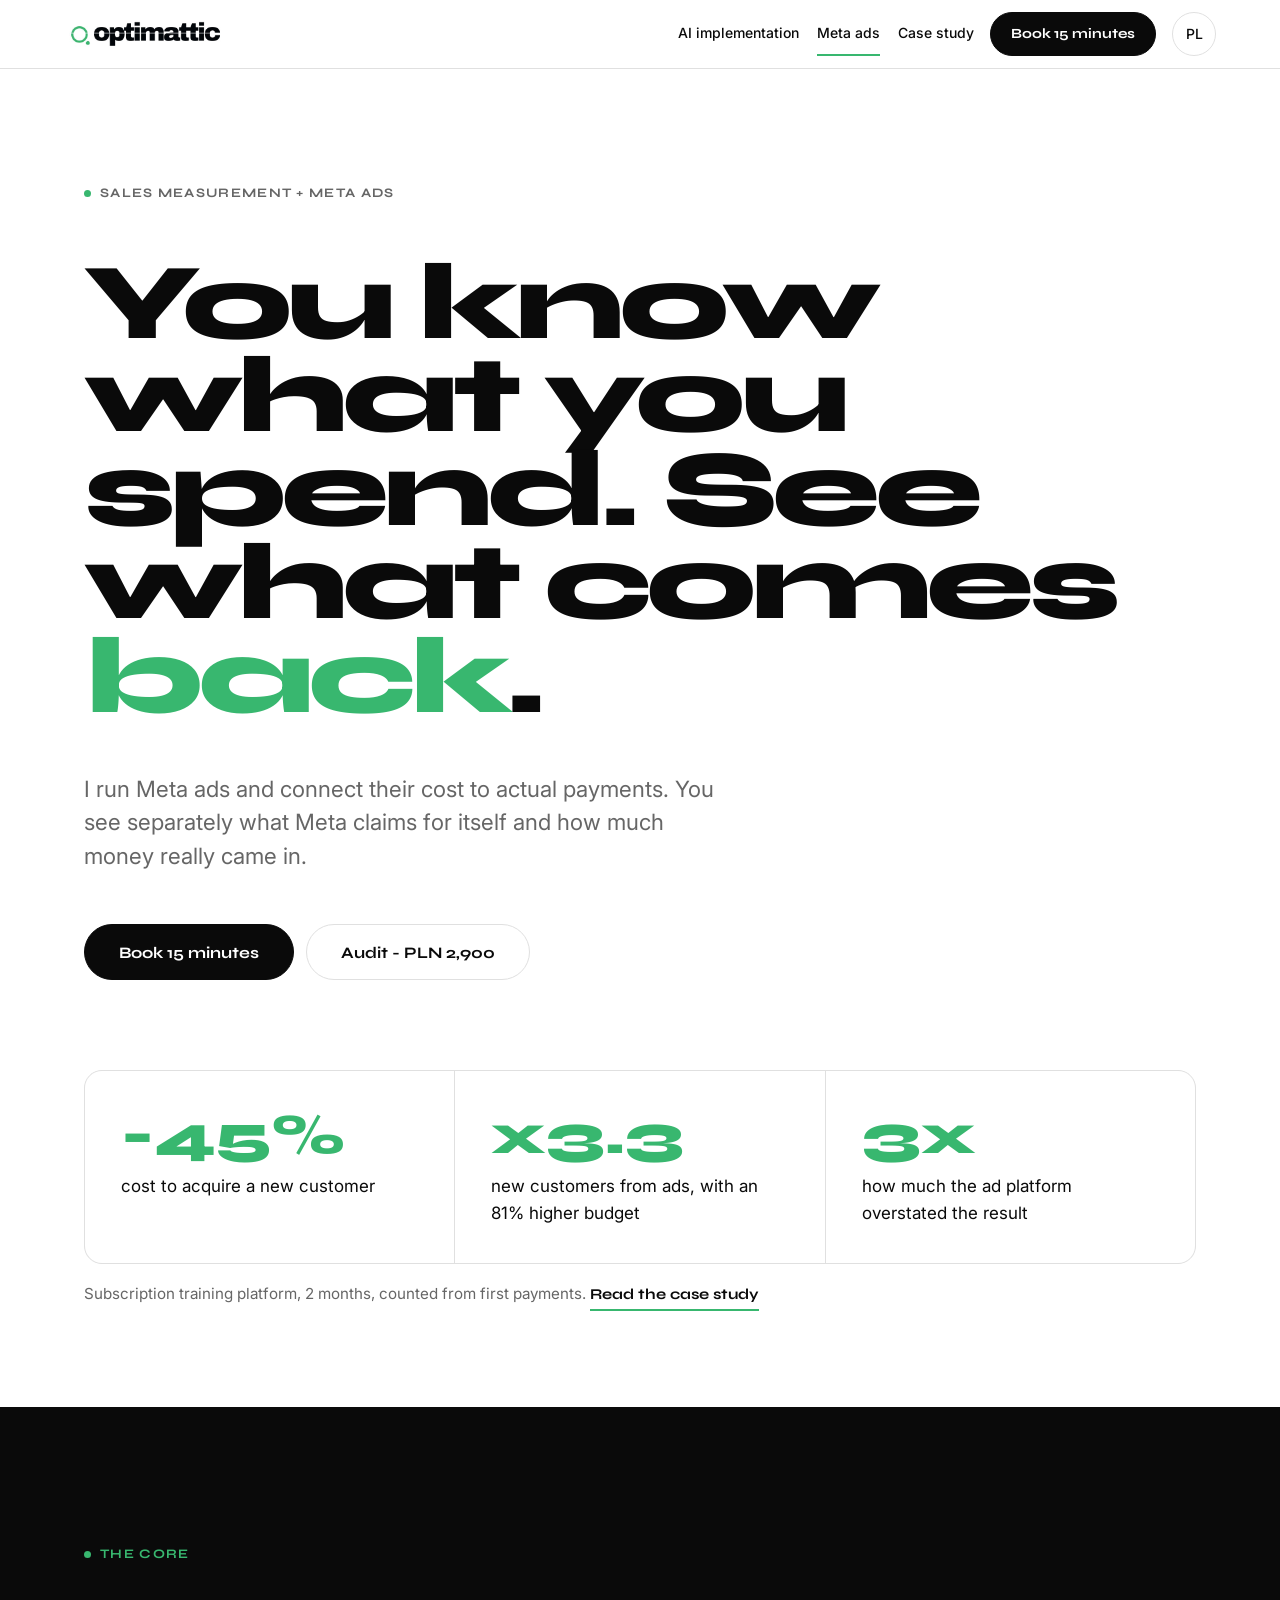
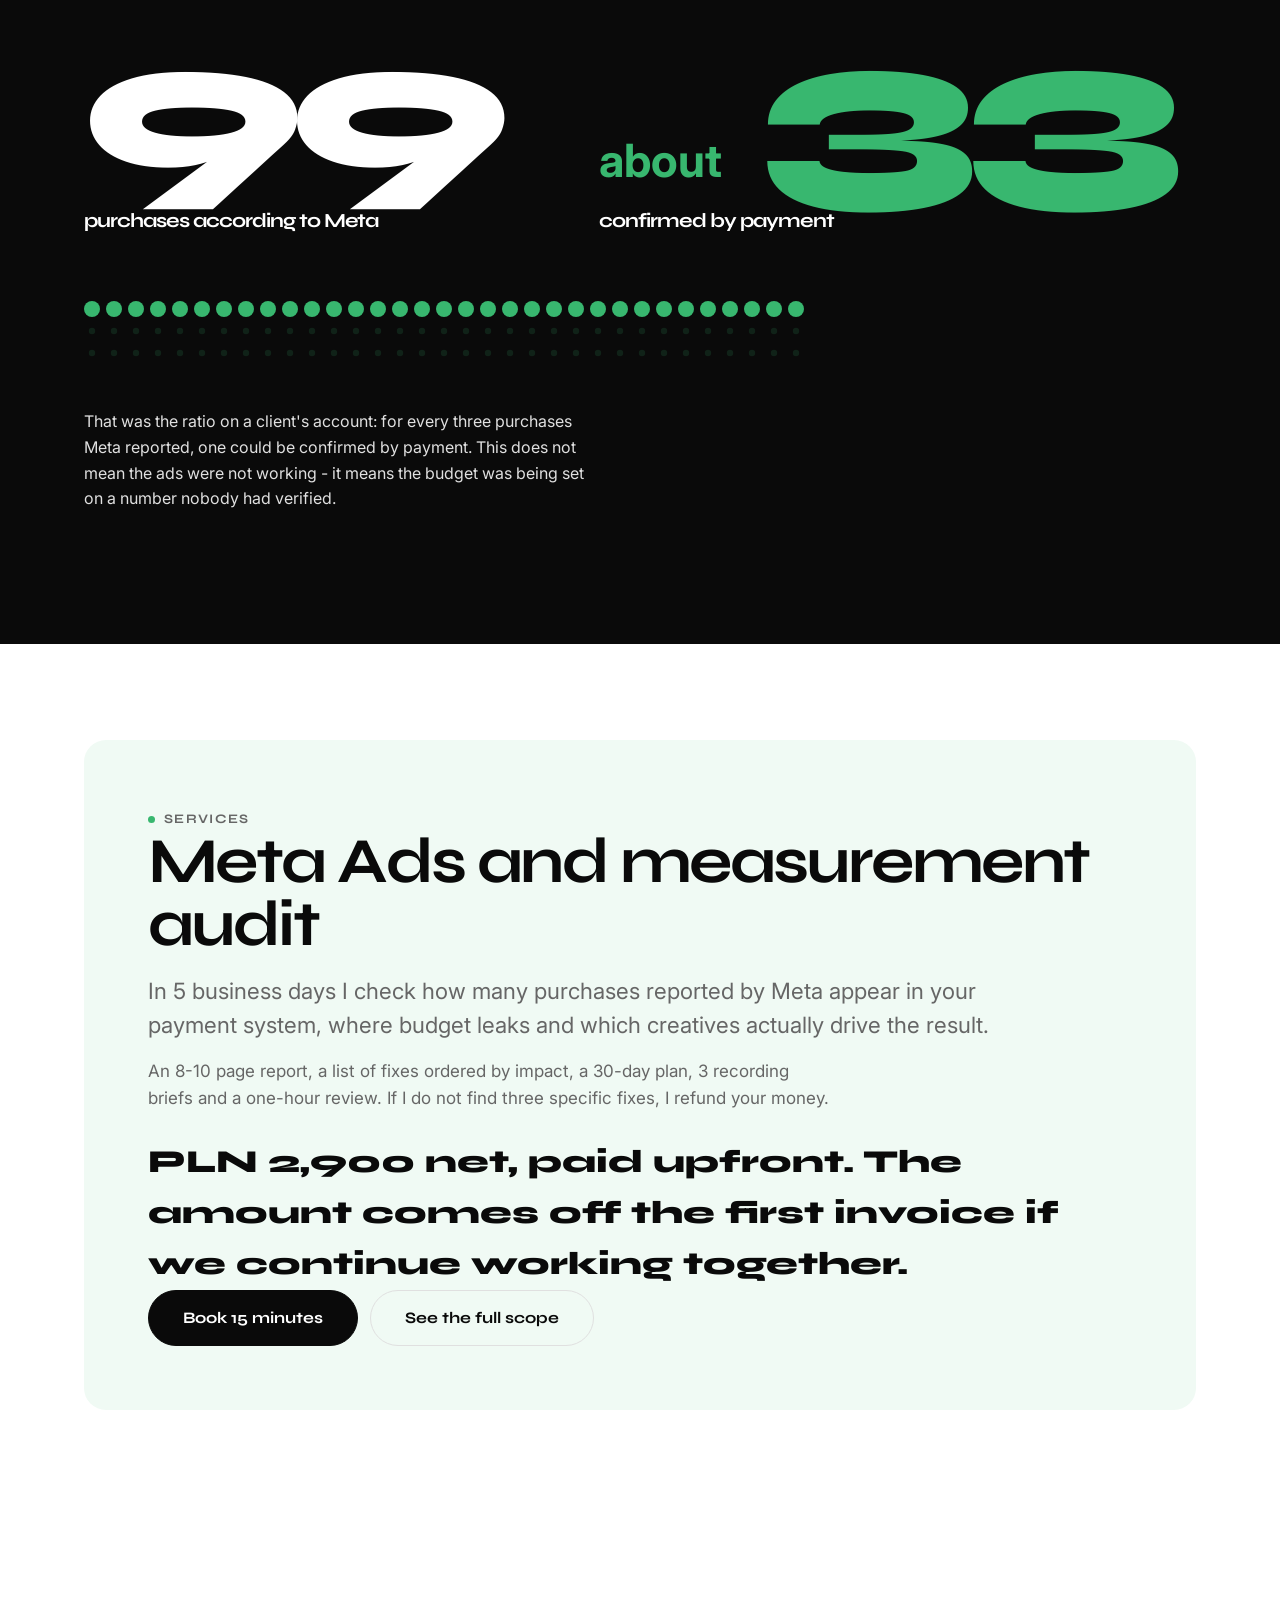
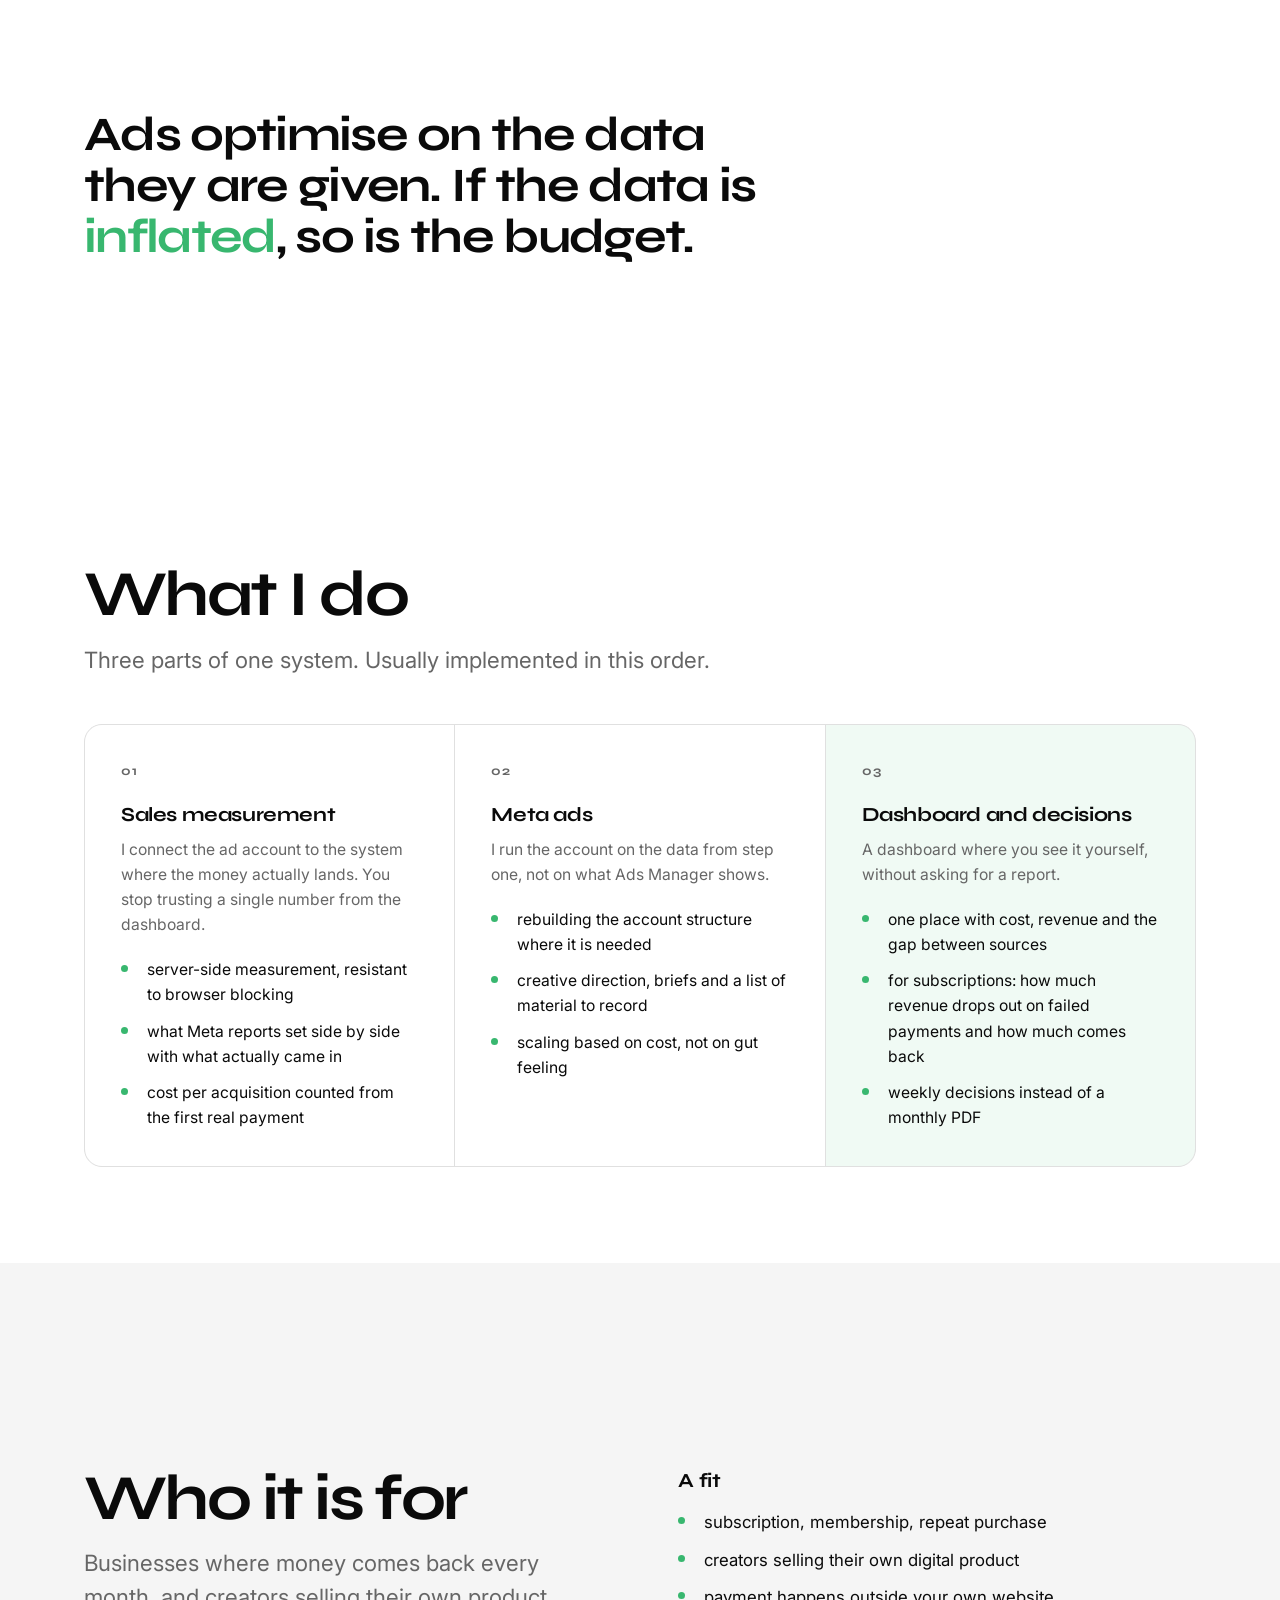
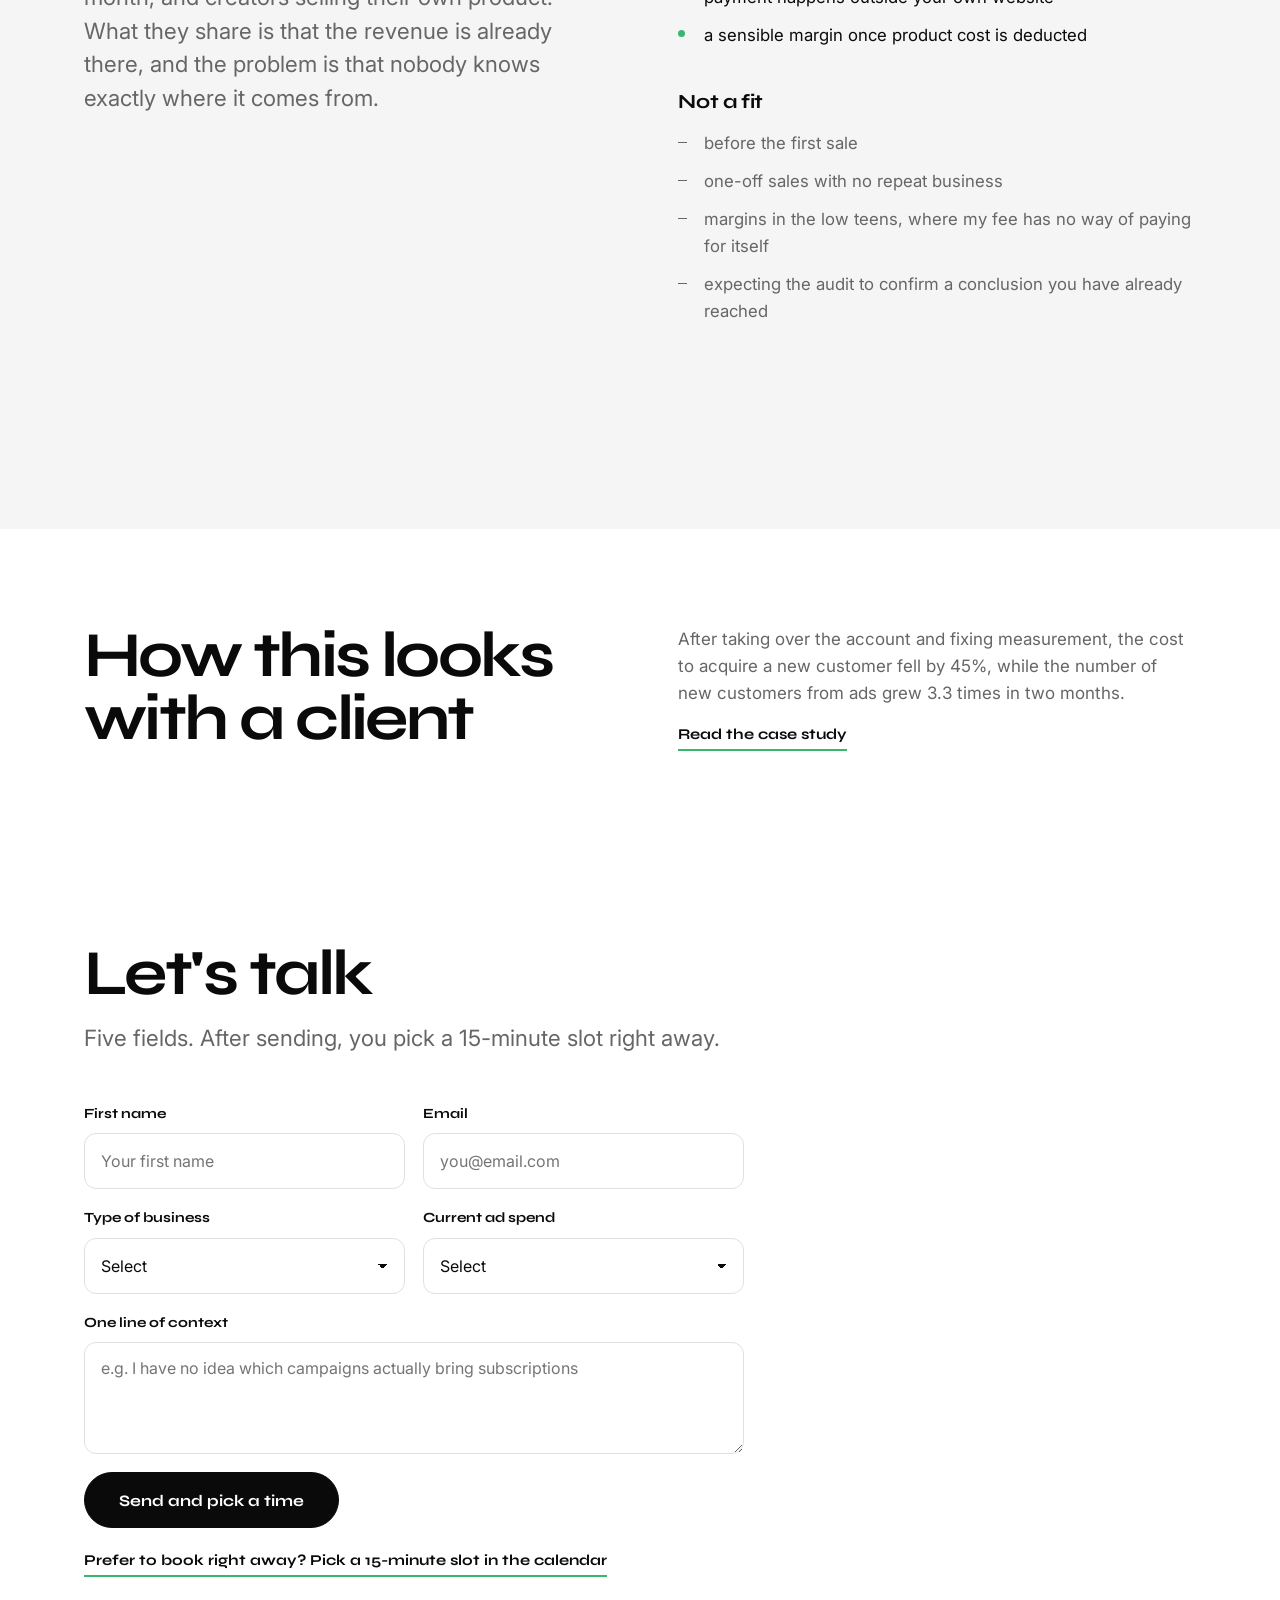
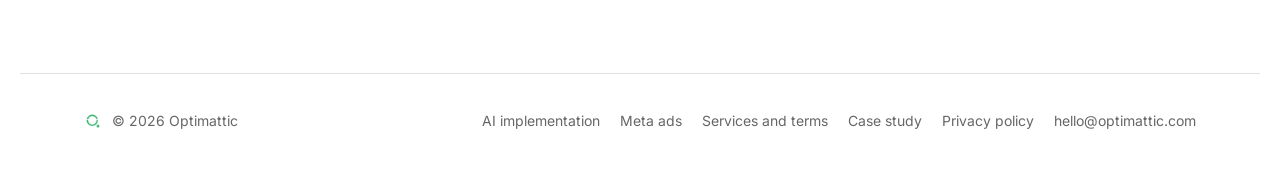
<file: meta-en.html>
<!DOCTYPE html>
<html lang="en">
<head>
<meta charset="UTF-8">
<meta name="viewport" content="width=device-width, initial-scale=1, viewport-fit=cover">
<title>Optimattic - Meta ads and sales measurement</title>
<meta name="description" content="Meta ads and sales measurement for subscription businesses and creators selling their own product.">
<link rel="canonical" href="https://optimattic.com/meta-en.html">
<meta property="og:image" content="https://optimattic.com/og-en.png">
<meta property="og:image:width" content="1200">
<meta property="og:image:height" content="630">
<meta name="twitter:card" content="summary_large_image">
<link rel="alternate" hreflang="pl" href="https://optimattic.com/meta.html">
<link rel="alternate" hreflang="en" href="https://optimattic.com/meta-en.html">
<link rel="alternate" hreflang="x-default" href="https://optimattic.com/meta.html">

<meta property="og:title" content="You know what you spend. See what comes back.">
<meta property="og:description" content="Meta counts a purchase for anyone who clicked an ad within seven days. For every three purchases Meta reports, one is confirmed by payment.">
<meta property="og:url" content="https://optimattic.com/meta-en.html">
<meta property="og:type" content="website">
<link rel="icon" type="image/png" href="favicon.png">
<link rel="apple-touch-icon" href="apple-touch-icon.png">
<link rel="preconnect" href="https://fonts.googleapis.com">
<link rel="preconnect" href="https://fonts.gstatic.com" crossorigin>
<link href="https://fonts.googleapis.com/css2?family=Syne:wght@700;800&family=Inter:wght@400;500&display=swap" rel="stylesheet">
<link rel="stylesheet" href="site.css?v=2">
<style>
:root{
  --black:#0A0A0A; --green:#38B76F; --mint:#E8F5ED; --mint-light:#F0FAF4;
  --gray:#666666; --gray-light:#F5F5F5; --white:#FFFFFF; --border:#E0E0E0;
  --pad:clamp(20px,5vw,80px); --max:1240px;
  --dense:clamp(56px,8vw,96px); --quiet:clamp(96px,16vw,220px);
  --ease:cubic-bezier(.22,.61,.36,1);
}
*,*::before,*::after{box-sizing:border-box}
.visually-hidden{position:absolute;width:1px;height:1px;padding:0;margin:-1px;overflow:hidden;clip:rect(0,0,0,0);white-space:nowrap;border:0}
html{scroll-behavior:smooth;-webkit-text-size-adjust:100%}
@media (prefers-reduced-motion:reduce){html{scroll-behavior:auto}}
body{margin:0;background:var(--white);color:var(--black);font-family:'Inter',system-ui,sans-serif;
  font-size:17px;line-height:1.6;-webkit-font-smoothing:antialiased;overflow-x:hidden}
img{max-width:100%;height:auto;display:block}
h1,h2,h3{font-family:'Syne',sans-serif;margin:0;letter-spacing:-.04em}
p,ul,ol{margin:0}
::selection{background:var(--mint)}
:focus-visible{outline:2px solid var(--green);outline-offset:3px;border-radius:2px}
.skip{position:absolute;left:-9999px;top:0;background:var(--black);color:var(--white);padding:12px 20px;z-index:100}
.skip:focus{left:8px;top:8px}

/* ---------- type scale (3 steps only) ---------- */
.t-display{font-family:'Syne',sans-serif;font-weight:800;font-size:clamp(2rem,calc((100vw - 2*var(--pad))/9.9),6.8rem);line-height:.86;letter-spacing:-.05em;overflow-wrap:break-word}
.t-head{font-family:'Syne',sans-serif;font-weight:700;font-size:clamp(2rem,6vw,4rem);line-height:.98;letter-spacing:-.04em}
.t-sub{font-family:'Syne',sans-serif;font-weight:700;font-size:1.25rem;line-height:1.25;letter-spacing:-.02em}
.lead{font-size:clamp(1.1rem,2.4vw,1.4rem);line-height:1.5;max-width:46ch;text-wrap:pretty}
.muted{color:var(--gray)}
.eyebrow{display:inline-flex;align-items:center;gap:9px;font-family:'Syne',sans-serif;font-size:13px;
  font-weight:700;letter-spacing:.1em;text-transform:uppercase;color:var(--gray)}
.eyebrow::before{content:'';width:7px;height:7px;border-radius:50%;background:var(--green);flex:none}

/* ---------- layout ---------- */
.wrap{max-width:var(--max);margin:0 auto;padding-left:var(--pad);padding-right:var(--pad)}
.dense{padding-top:var(--dense);padding-bottom:var(--dense)}
.quiet{padding-top:var(--quiet);padding-bottom:var(--quiet)}
.band-gray{background:var(--gray-light)}
.grid-3{display:grid;gap:1px;background:var(--border);border:1px solid var(--border);border-radius:18px;overflow:hidden;
  grid-template-columns:repeat(auto-fit,minmax(min(100%,280px),1fr))}
.grid-3>*{background:var(--white);padding:clamp(24px,3.2vw,36px)}
.split{display:grid;gap:clamp(32px,6vw,80px);grid-template-columns:repeat(auto-fit,minmax(min(100%,320px),1fr));align-items:start}

[id]{scroll-margin-top:84px}
/* ---------- buttons (one motion pattern: translateY + opacity) ---------- */
.btn{display:inline-flex;align-items:center;justify-content:center;height:56px;padding:0 34px;border:1px solid var(--black);
  border-radius:100px;background:var(--black);color:var(--white);text-decoration:none;cursor:pointer;
  font-family:'Syne',sans-serif;font-weight:700;font-size:16px;
  transition:transform .25s var(--ease),opacity .25s var(--ease),background-color .25s var(--ease),border-color .25s var(--ease),color .25s var(--ease)}
.btn:hover{background:var(--green);border-color:var(--green);color:var(--black);transform:translateY(-2px)}
.btn:active{transform:translateY(0)}
.btn--ghost{background:transparent;color:var(--black);border-color:var(--border)}
.btn--ghost:hover{background:transparent;color:var(--black);border-color:var(--black)}
.btn--ghost:focus-visible{color:var(--black)}
.btn--onDark{background:var(--green);border-color:var(--green);color:var(--black)}
.btn--onDark:hover{background:var(--white);border-color:var(--white);color:var(--black)}
.btn--outlineDark{background:transparent;color:var(--white);border-color:var(--gray)}
.btn--outlineDark:hover{background:transparent;color:var(--white);border-color:var(--white)}
.btn-row{display:flex;flex-wrap:wrap;gap:12px}
.textlink{display:inline-flex;align-items:center;gap:8px;color:var(--black);text-decoration:none;font-family:'Syne',sans-serif;
  font-weight:700;font-size:15px;border-bottom:2px solid var(--green);padding-bottom:3px;
  transition:transform .25s var(--ease),opacity .25s var(--ease)}
.textlink:hover{transform:translateY(-2px)}
.textlink--onDark{color:var(--white)}

/* ---------- hero ---------- */
.hero{padding-top:clamp(40px,8.5vw,110px);padding-bottom:clamp(38px,7vw,96px)}
.hero .eyebrow{margin-bottom:clamp(28px,5vw,52px)}
.hero h1{max-width:13ch;margin-bottom:clamp(28px,5vw,48px)}
.hero h1 em{font-style:normal;color:var(--green)}
.hero .lead{margin-bottom:clamp(32px,5vw,52px)}

/* ---------- SIGNATURE MOMENT ---------- */
.signal{background:var(--black);color:var(--white);padding-top:clamp(72px,11vw,132px);padding-bottom:clamp(72px,11vw,132px)}
.signal__eyebrow{margin-bottom:clamp(36px,6vw,64px);color:var(--green)}
.signal__row{display:grid;grid-template-columns:1fr;gap:clamp(28px,5vw,56px);align-items:end;margin-bottom:clamp(40px,6vw,64px)}
@media (min-width:760px){.signal__row{grid-template-columns:auto auto;justify-content:start;gap:clamp(48px,8vw,120px)}}
.signal__row>span{display:block}
.signal__num{display:block;font-family:'Syne',sans-serif;font-weight:800;font-size:clamp(5rem,18vw,13rem);line-height:.78;letter-spacing:-.06em;
  font-variant-numeric:tabular-nums}
.signal__num--kept{color:var(--green);display:flex;align-items:baseline;gap:.18em;white-space:nowrap}
.signal__approx{font-family:'Inter',sans-serif;font-size:.22em;font-weight:700;letter-spacing:0}
.signal__label{display:block;font-size:clamp(1rem,2.2vw,1.25rem);color:var(--white);margin-top:14px;max-width:20ch}
.signal__minus{font-family:'Syne',sans-serif;font-weight:700;font-size:clamp(1.5rem,4vw,2.5rem);color:var(--green);
  letter-spacing:-.03em;padding-bottom:clamp(8px,2vw,22px);white-space:nowrap}
.dots{display:grid;grid-template-columns:repeat(11,1fr);gap:clamp(6px,1.4vw,14px);max-width:640px;margin-bottom:clamp(32px,5vw,48px)}
@media (min-width:760px){.dots{grid-template-columns:repeat(33,1fr);gap:6px;max-width:720px}}
.dot{aspect-ratio:1;border-radius:50%;background:var(--green);
  transition:opacity .55s var(--ease),transform .55s var(--ease);transition-delay:calc(var(--i)*7ms)}
.dot--lost{opacity:.14;transform:scale(.4)}
.signal__note{color:var(--border);font-size:1rem;max-width:52ch}
/* JS start state - page without JS shows the end state */
.signal.is-armed .dot--lost{opacity:1;transform:scale(1)}
.signal.is-armed .signal__kept,.signal.is-armed .signal__minus{opacity:0;transform:translateY(10px)}
.signal__kept,.signal__minus{transition:opacity .5s var(--ease) .35s,transform .5s var(--ease) .35s}
@media (prefers-reduced-motion:reduce){
  .dot,.signal__kept,.signal__minus,.reveal{transition:none!important}
  .signal.is-armed .dot--lost{opacity:.14;transform:scale(.4)}
  .signal.is-armed .signal__kept,.signal.is-armed .signal__minus{opacity:1;transform:none}
}

/* ---------- reveal (single pattern, whole page) ---------- */
.reveal{transition:opacity .5s var(--ease),transform .5s var(--ease)}
.js .reveal.is-armed{opacity:0;transform:translateY(14px)}

/* ---------- statement ---------- */
.statement{font-family:'Syne',sans-serif;font-weight:700;font-size:clamp(1.6rem,4.6vw,3rem);line-height:1.06;
  letter-spacing:-.035em;max-width:20ch}
.statement em{font-style:normal;color:var(--green)}

/* ---------- cards + lists ---------- */
.card__num{font-family:'Syne',sans-serif;font-weight:700;font-size:13px;color:var(--gray);margin-bottom:20px;letter-spacing:.08em}
.card .t-sub{margin-bottom:10px}
.card p{color:var(--gray);font-size:.98rem;margin-bottom:20px}
.card--mint{background:var(--mint-light)!important}
.list{list-style:none;padding:0;display:grid;gap:11px}
.list li{display:grid;grid-template-columns:15px 1fr;gap:11px;align-items:start;font-size:.98rem}
.list li::before{content:'';width:7px;height:7px;border-radius:50%;background:var(--green);margin-top:8px}
.list--muted li{color:var(--gray)}
.list--muted li::before{width:9px;height:1px;border-radius:0;background:var(--gray);margin-top:12px}
.list--lg li{font-size:1.05rem}

/* ---------- steps ---------- */
.steps{list-style:none;padding:0}
.steps li{display:grid;grid-template-columns:48px 1fr;gap:clamp(14px,3vw,40px);padding:26px 0;border-top:1px solid var(--border)}
.steps li:last-child{border-bottom:1px solid var(--border)}
.steps__num{font-family:'Syne',sans-serif;font-weight:800;font-size:14px;color:var(--green)}
.steps h3{margin-bottom:6px}
.steps p{color:var(--gray);font-size:.98rem;max-width:56ch}

/* ---------- form ---------- */
.form{display:grid;gap:18px;max-width:660px}
@media (min-width:720px){.form{grid-template-columns:1fr 1fr}.form .field--full,.form .form-foot{grid-column:1/-1}}
.field{display:grid;gap:8px}
.field label{font-family:'Syne',sans-serif;font-weight:700;font-size:14px}
.field input,.field select,.field textarea{width:100%;border:1px solid var(--border);border-radius:12px;background:var(--white);
  color:var(--black);font-family:'Inter',sans-serif;font-size:16px;
  transition:border-color .25s var(--ease),box-shadow .25s var(--ease)}
.field input,.field select{height:56px;padding:0 16px}
.field select{appearance:none;
  background-image:linear-gradient(45deg,transparent 50%,var(--black) 50%),linear-gradient(135deg,var(--black) 50%,transparent 50%);
  background-position:calc(100% - 21px) 25px,calc(100% - 16px) 25px;background-size:5px 5px,5px 5px;background-repeat:no-repeat}
.field textarea{padding:15px 16px;min-height:112px;resize:vertical}
.field input:focus,.field select:focus,.field textarea:focus{outline:none;border-color:var(--green);box-shadow:0 0 0 3px var(--mint)}
.form-foot{display:flex;flex-wrap:wrap;align-items:center;gap:16px}
.form-status{font-size:14px;color:var(--gray);margin:0}
.form-status.ok{color:var(--green)}
.form-status.err{color:var(--black);font-weight:500}
.form-result{max-width:660px;padding:clamp(24px,4vw,36px);border-radius:18px;background:var(--mint-light)}
[hidden]{display:none!important}
.form-result p{margin-bottom:20px}

/* ---------- proof + audit ---------- */
.proof{padding-top:0}
.proof__grid{display:grid;grid-template-columns:repeat(3,1fr);gap:1px;background:var(--border);border:1px solid var(--border);border-radius:18px;overflow:hidden}
.proof__item{background:var(--white);padding:clamp(22px,4vw,36px)}
.proof__num{display:block;font-family:'Syne',sans-serif;font-size:clamp(2rem,5vw,3.5rem);font-weight:800;line-height:1;color:var(--green);margin-bottom:10px}
.proof__caption{margin-top:18px;color:var(--gray);font-size:.95rem}
.audit-box{background:var(--mint-light);border-radius:22px;padding:clamp(28px,6vw,64px)}
.audit-box .lead{max-width:62ch}
.audit-price{font-family:'Syne',sans-serif;font-weight:800;font-size:clamp(1.35rem,3vw,2rem);margin-top:24px}
@media (max-width:700px){.proof__grid{grid-template-columns:1fr}}

/* ---------- CTA band ---------- */
.cta{background:var(--black);color:var(--white);border-radius:22px;padding:clamp(32px,6vw,64px);
  display:grid;gap:clamp(24px,4vw,48px);grid-template-columns:repeat(auto-fit,minmax(min(100%,280px),1fr));align-items:center}
.cta p{color:var(--border);max-width:38ch}

@media (max-width:600px){.btn{width:100%}.btn-row .btn{width:auto}.form-foot .btn{width:100%}}
@media (max-width:700px){[id]{scroll-margin-top:120px}}

/* ---------- fork (moment wyboru) ---------- */
.fork{position:relative}
.fork__stem{width:2px;height:44px;background:var(--border);margin:0 0 0 22px}
.fork__paths{display:grid;gap:24px;grid-template-columns:1fr}
.fork__path{position:relative;padding:26px 26px 26px 26px;border:1px solid var(--border);border-radius:18px;background:var(--white)}
.fork__path::before{content:'';position:absolute;left:22px;top:-24px;width:2px;height:24px;background:var(--border)}
.fork__path--b::before{background:var(--green)}
.fork__node{display:inline-flex;align-items:center;justify-content:center;width:34px;height:34px;border-radius:50%;
  background:var(--black);color:var(--white);font-family:'Syne',sans-serif;font-weight:800;font-size:14px;margin-bottom:16px}
.fork__path--b .fork__node{background:var(--green);color:var(--black)}
@media (min-width:820px){
  .fork__stem{margin:0 auto;height:56px}
  .fork__paths{grid-template-columns:1fr 1fr;gap:64px;position:relative}
  .fork__paths::before{content:'';position:absolute;top:-28px;left:25%;right:25%;height:2px;background:var(--border)}
  .fork__path{padding:34px}
  .fork__path::before{left:50%;transform:translateX(-50%);top:-28px;height:28px}
}
</style>
<script defer src="https://cloud.umami.is/script.js" data-website-id="dafa0028-72b2-44c8-8e10-4a8a624410fc"></script>
<script defer src="site.js"></script>
</head>
<body>
<a class="skip" href="#main">Skip to content</a>
<header class="site-header">
  <a class="site-header__logo" href="en.html" aria-label="Optimattic - home"><img src="logo.png" alt="Optimattic" width="500" height="80"></a>
  <nav class="site-header__links" aria-label="Main">
    <a class="site-header__link" href="en.html">AI implementation</a>
    <a class="site-header__link" href="meta-en.html" aria-current="page">Meta ads</a>
    <a class="site-header__link" href="case-en.html">Case study</a>
  </nav>
  <a class="btn site-header__cta" href="https://calendar.app.google/GWuQbhH2p4hGBfy58" data-booking-url data-umami-event="booking-click" target="_blank" rel="noopener">Book 15 minutes</a>
  <a class="site-header__lang" href="meta.html" hreflang="pl" aria-label="Wersja polska">PL</a>
</header>
<main id="main">

<section class="wrap hero">
  <p class="eyebrow">Sales measurement + Meta ads</p>
  <h1 class="t-display">You know what you spend. See what comes <em>back</em>.</h1>
  <p class="lead muted">I run Meta ads and connect their cost to actual payments. You see separately what Meta claims for itself and how much money really came in.</p>
  <div class="btn-row">
    <a class="btn" href="https://calendar.app.google/GWuQbhH2p4hGBfy58" data-booking-url data-umami-event="booking-click" target="_blank" rel="noopener">Book 15 minutes</a>
    <a class="btn btn--ghost" href="marketing-en.html#audyt" data-umami-event="audit-scope">Audit - PLN 2,900</a>
  </div>
</section>

<section class="wrap dense proof reveal" aria-label="Case study results">
  <div class="proof__grid">
    <div class="proof__item"><span class="proof__num">-45%</span><span>cost to acquire a new customer</span></div>
    <div class="proof__item"><span class="proof__num">x3.3</span><span>new customers from ads, with an 81% higher budget</span></div>
    <div class="proof__item"><span class="proof__num">3x</span><span>how much the ad platform overstated the result</span></div>
  </div>
  <p class="proof__caption">Subscription training platform, 2 months, counted from first payments. <a class="textlink" href="case-en.html">Read the case study</a></p>
</section>


<section class="signal" id="pomiar" aria-labelledby="signal-title">
  <div class="wrap">
    <div class="eyebrow signal__eyebrow">The core</div>
    <h2 id="signal-title" class="signal__row">
      <span class="visually-hidden">Out of 99 purchases reported by Meta, about 33 were confirmed by payment (July-August 2026, subscription platform).</span>
      <span aria-hidden="true">
        <span class="signal__num">99</span>
        <span class="signal__label">purchases according to Meta</span>
      </span>
      <span class="signal__kept" aria-hidden="true">
        <span class="signal__num signal__num--kept"><span class="signal__approx">about</span>33</span>
        <span class="signal__label">confirmed by payment</span>
      </span>
    </h2>
    <div class="dots" role="img" aria-label="99 purchases according to Meta, about 33 confirmed by payment"><span class="dot" style="--i:0"></span><span class="dot" style="--i:0"></span><span class="dot" style="--i:0"></span><span class="dot" style="--i:0"></span><span class="dot" style="--i:0"></span><span class="dot" style="--i:0"></span><span class="dot" style="--i:0"></span><span class="dot" style="--i:0"></span><span class="dot" style="--i:0"></span><span class="dot" style="--i:0"></span><span class="dot" style="--i:0"></span><span class="dot" style="--i:0"></span><span class="dot" style="--i:0"></span><span class="dot" style="--i:0"></span><span class="dot" style="--i:0"></span><span class="dot" style="--i:0"></span><span class="dot" style="--i:0"></span><span class="dot" style="--i:0"></span><span class="dot" style="--i:0"></span><span class="dot" style="--i:0"></span><span class="dot" style="--i:0"></span><span class="dot" style="--i:0"></span><span class="dot" style="--i:0"></span><span class="dot" style="--i:0"></span><span class="dot" style="--i:0"></span><span class="dot" style="--i:0"></span><span class="dot" style="--i:0"></span><span class="dot" style="--i:0"></span><span class="dot" style="--i:0"></span><span class="dot" style="--i:0"></span><span class="dot" style="--i:0"></span><span class="dot" style="--i:0"></span><span class="dot" style="--i:0"></span><span class="dot dot--lost" style="--i:0"></span><span class="dot dot--lost" style="--i:1"></span><span class="dot dot--lost" style="--i:2"></span><span class="dot dot--lost" style="--i:3"></span><span class="dot dot--lost" style="--i:4"></span><span class="dot dot--lost" style="--i:5"></span><span class="dot dot--lost" style="--i:6"></span><span class="dot dot--lost" style="--i:7"></span><span class="dot dot--lost" style="--i:8"></span><span class="dot dot--lost" style="--i:9"></span><span class="dot dot--lost" style="--i:10"></span><span class="dot dot--lost" style="--i:11"></span><span class="dot dot--lost" style="--i:12"></span><span class="dot dot--lost" style="--i:13"></span><span class="dot dot--lost" style="--i:14"></span><span class="dot dot--lost" style="--i:15"></span><span class="dot dot--lost" style="--i:16"></span><span class="dot dot--lost" style="--i:17"></span><span class="dot dot--lost" style="--i:18"></span><span class="dot dot--lost" style="--i:19"></span><span class="dot dot--lost" style="--i:20"></span><span class="dot dot--lost" style="--i:21"></span><span class="dot dot--lost" style="--i:22"></span><span class="dot dot--lost" style="--i:23"></span><span class="dot dot--lost" style="--i:24"></span><span class="dot dot--lost" style="--i:25"></span><span class="dot dot--lost" style="--i:26"></span><span class="dot dot--lost" style="--i:27"></span><span class="dot dot--lost" style="--i:28"></span><span class="dot dot--lost" style="--i:29"></span><span class="dot dot--lost" style="--i:30"></span><span class="dot dot--lost" style="--i:31"></span><span class="dot dot--lost" style="--i:32"></span><span class="dot dot--lost" style="--i:33"></span><span class="dot dot--lost" style="--i:34"></span><span class="dot dot--lost" style="--i:35"></span><span class="dot dot--lost" style="--i:36"></span><span class="dot dot--lost" style="--i:37"></span><span class="dot dot--lost" style="--i:38"></span><span class="dot dot--lost" style="--i:39"></span><span class="dot dot--lost" style="--i:40"></span><span class="dot dot--lost" style="--i:41"></span><span class="dot dot--lost" style="--i:42"></span><span class="dot dot--lost" style="--i:43"></span><span class="dot dot--lost" style="--i:44"></span><span class="dot dot--lost" style="--i:45"></span><span class="dot dot--lost" style="--i:46"></span><span class="dot dot--lost" style="--i:47"></span><span class="dot dot--lost" style="--i:48"></span><span class="dot dot--lost" style="--i:49"></span><span class="dot dot--lost" style="--i:50"></span><span class="dot dot--lost" style="--i:51"></span><span class="dot dot--lost" style="--i:52"></span><span class="dot dot--lost" style="--i:53"></span><span class="dot dot--lost" style="--i:54"></span><span class="dot dot--lost" style="--i:55"></span><span class="dot dot--lost" style="--i:56"></span><span class="dot dot--lost" style="--i:57"></span><span class="dot dot--lost" style="--i:58"></span><span class="dot dot--lost" style="--i:59"></span><span class="dot dot--lost" style="--i:60"></span><span class="dot dot--lost" style="--i:61"></span><span class="dot dot--lost" style="--i:62"></span><span class="dot dot--lost" style="--i:63"></span><span class="dot dot--lost" style="--i:64"></span><span class="dot dot--lost" style="--i:65"></span></div>
    <p class="signal__note">That was the ratio on a client's account: for every three purchases Meta reported, one could be confirmed by payment. This does not mean the ads were not working - it means the budget was being set on a number nobody had verified.</p>
  </div>
</section>

<section class="wrap dense reveal" aria-labelledby="audit-home-title">
  <div class="audit-box">
    <p class="eyebrow">Services</p>
    <h2 class="t-head" id="audit-home-title" style="margin-bottom:18px">Meta Ads and measurement audit</h2>
    <p class="lead muted">In 5 business days I check how many purchases reported by Meta appear in your payment system, where budget leaks and which creatives actually drive the result.</p>
    <p class="muted" style="margin-top:16px;max-width:62ch">An 8-10 page report, a list of fixes ordered by impact, a 30-day plan, 3 recording briefs and a one-hour review. If I do not find three specific fixes, I refund your money.</p>
    <p class="audit-price">PLN 2,900 net, paid upfront. The amount comes off the first invoice if we continue working together.</p>
    <div class="btn-row">
      <a class="btn" href="https://calendar.app.google/GWuQbhH2p4hGBfy58" data-booking-url data-umami-event="booking-click" target="_blank" rel="noopener">Book 15 minutes</a>
      <a class="btn btn--ghost" href="marketing-en.html#audyt" data-umami-event="audit-scope">See the full scope</a>
    </div>
  </div>
</section>

<section class="wrap quiet reveal">
  <p class="statement">Ads optimise on the data they are given. If the data is <em>inflated</em>, so is the budget.</p>
</section>

<section class="wrap dense reveal" id="co-robie" aria-labelledby="co-robie-title">
  <h2 class="t-head" id="co-robie-title" style="margin-bottom:16px">What I do</h2>
  <p class="lead muted" style="margin-bottom:clamp(32px,5vw,48px)">Three parts of one system. Usually implemented in this order.</p>
  <div class="grid-3">
    <div class="card">
      <div class="card__num">01</div>
      <h3 class="t-sub">Sales measurement</h3>
      <p>I connect the ad account to the system where the money actually lands. You stop trusting a single number from the dashboard.</p>
      <ul class="list"><li>server-side measurement, resistant to browser blocking</li><li>what Meta reports set side by side with what actually came in</li><li>cost per acquisition counted from the first real payment</li></ul>
    </div>
    <div class="card">
      <div class="card__num">02</div>
      <h3 class="t-sub">Meta ads</h3>
      <p>I run the account on the data from step one, not on what Ads Manager shows.</p>
      <ul class="list"><li>rebuilding the account structure where it is needed</li><li>creative direction, briefs and a list of material to record</li><li>scaling based on cost, not on gut feeling</li></ul>
    </div>
    <div class="card card--mint">
      <div class="card__num">03</div>
      <h3 class="t-sub">Dashboard and decisions</h3>
      <p>A dashboard where you see it yourself, without asking for a report.</p>
      <ul class="list"><li>one place with cost, revenue and the gap between sources</li><li>for subscriptions: how much revenue drops out on failed payments and how much comes back</li><li>weekly decisions instead of a monthly PDF</li></ul>
    </div>
  </div>
</section>

<section class="band-gray">
  <div class="wrap quiet split reveal">
    <div>
      <h2 class="t-head" style="margin-bottom:16px">Who it is for</h2>
      <p class="lead muted">Businesses where money comes back every month, and creators selling their own product. What they share is that the revenue is already there, and the problem is that nobody knows exactly where it comes from.</p>
    </div>
    <div class="split" style="gap:clamp(24px,4vw,40px)">
      <div>
        <h3 class="t-sub" style="margin-bottom:16px">A fit</h3>
        <ul class="list list--lg">
          <li>subscription, membership, repeat purchase</li>
          <li>creators selling their own digital product</li>
          <li>payment happens outside your own website</li>
          <li>a sensible margin once product cost is deducted</li>
        </ul>
      </div>
      <div>
        <h3 class="t-sub" style="margin-bottom:16px">Not a fit</h3>
        <ul class="list list--muted list--lg">
          <li>before the first sale</li>
          <li>one-off sales with no repeat business</li>
          <li>margins in the low teens, where my fee has no way of paying for itself</li>
          <li>expecting the audit to confirm a conclusion you have already reached</li>
        </ul>
      </div>
    </div>
  </div>
</section>

<section class="wrap dense reveal">
  <div class="split" style="align-items:end">
    <h2 class="t-head">How this looks with a client</h2>
    <div><p class="muted" style="margin-bottom:12px">After taking over the account and fixing measurement, the cost to acquire a new customer fell by 45%, while the number of new customers from ads grew 3.3 times in two months.</p><a class="textlink" href="case-en.html">Read the case study</a></div>
  </div>
</section>


<section class="wrap dense" id="kontakt" aria-labelledby="kontakt-title">
  <h2 class="t-head" id="kontakt-title" style="margin-bottom:16px">Let's talk</h2>
  <p class="lead muted form-intro" style="margin-bottom:clamp(32px,5vw,48px)">Five fields. After sending, you pick a 15-minute slot right away.</p>
  <form class="form" method="POST" action="https://formspree.io/f/mykjnzey">
    <input type="hidden" name="_subject" value="Optimattic - enquiry from homepage">
      <div class="field">
        <label for="name">First name</label>
        <input type="text" id="name" name="name" required autocomplete="given-name" placeholder="Your first name">
      </div>
      <div class="field">
        <label for="email">Email</label>
        <input type="email" id="email" name="email" required autocomplete="email" inputmode="email" placeholder="you@email.com">
      </div>
      <div class="field">
        <label for="biznes">Type of business</label>
        <select id="biznes" name="biznes" required>
          <option value="" disabled selected>Select</option>
          <option>Subscription / membership</option>
          <option>Creator selling own product</option>
          <option>E-commerce</option>
          <option>Other</option>
        </select>
      </div>
      <div class="field">
        <label for="budzet">Current ad spend</label>
        <select id="budzet" name="budzet" required>
          <option value="" disabled selected>Select</option>
          <option>Not advertising yet</option>
          <option>under PLN 5,000 / month</option>
          <option>PLN 5,000 - 20,000 / month</option>
          <option>PLN 20,000 - 50,000 / month</option>
          <option>over PLN 50,000 / month</option>
        </select>
      </div>
      <div class="field field--full">
        <label for="kontekst">One line of context</label>
        <textarea id="kontekst" name="kontekst" rows="3" placeholder="e.g. I have no idea which campaigns actually bring subscriptions"></textarea>
      </div>
      <div class="form-foot">
        <button type="submit" class="btn">Send and pick a time</button>
        <p class="form-status" role="status" aria-live="polite"></p>
      </div>
      <input type="hidden" name="utm_source" value="">
      <input type="hidden" name="utm_medium" value="">
      <input type="hidden" name="utm_campaign" value="">
      <input type="hidden" name="utm_content" value="">
      <input type="hidden" name="utm_term" value="">
      <input type="hidden" name="strona" value="">
  </form>
  <p class="form-booking muted" style="margin-top:18px"><a class="textlink" href="https://calendar.app.google/GWuQbhH2p4hGBfy58" data-booking-url data-umami-event="booking-click" target="_blank" rel="noopener">Prefer to book right away? Pick a 15-minute slot in the calendar</a></p>
  <div class="form-result" tabindex="-1" hidden>
    <p>Thanks, I will reply within one business day. The fastest option is to pick a 15-minute slot now. Before the call, I will review your ads in the Meta Ad Library.</p>
    <a class="btn" href="https://calendar.app.google/GWuQbhH2p4hGBfy58" data-booking-url data-umami-event="booking-click" target="_blank" rel="noopener">Pick a time</a>
  </div>
</section>
<script>
(function(){
  var form = document.querySelector('.form'); if(!form) return;
  try{
    var keys = ['utm_source','utm_medium','utm_campaign','utm_content','utm_term'];
    var qs = new URLSearchParams(window.location.search), saved = null;
    var hasUtm = keys.some(function(k){ return qs.has(k); });
    if(hasUtm){
      saved = {};
      keys.forEach(function(k){ saved[k] = (qs.get(k) || '').slice(0,200); });
      try{ sessionStorage.setItem('optimattic_utm', JSON.stringify(saved)); }catch(storageError){}
    }else{
      try{ saved = JSON.parse(sessionStorage.getItem('optimattic_utm') || 'null'); }catch(storageError){}
    }
    keys.forEach(function(k){
      var f = form.querySelector('input[name="'+k+'"]');
      if(f) f.value = saved && typeof saved[k] === 'string' ? saved[k] : '';
    });
    var p = form.querySelector('input[name="strona"]');
    if(p) p.value = window.location.pathname;
  }catch(e){}
  form.addEventListener('submit', function(e){
    e.preventDefault();
    var btn = form.querySelector('button[type=submit]'), status = form.querySelector('.form-status'), label = btn.textContent;
    var result = document.querySelector('.form-result'), formBooking = document.querySelector('.form-booking'), formIntro = document.querySelector('.form-intro');
    btn.disabled = true; btn.textContent = 'Sending...'; status.className = 'form-status'; status.textContent = '';
    fetch(form.action, { method:'POST', body:new FormData(form), headers:{Accept:'application/json'} })
      .then(function(res){
        if(res.ok){
          form.reset(); form.hidden = true; form.style.display = 'none';
          if(formIntro) formIntro.hidden = true;
          if(formBooking) formBooking.hidden = true;
          if(result){
            result.hidden = false;
            result.scrollIntoView({block:'center'});
            result.focus({preventScroll:true});
          }
          if(window.umami && typeof window.umami.track === 'function') window.umami.track('form-submit-ok');
        }else{
          status.classList.add('err');
          status.innerHTML = 'The message could not be sent. Email <a href="mailto:hello@optimattic.com">hello@optimattic.com</a> or <a href="'+BOOKING_URL+'" data-umami-event="booking-click" target="_blank" rel="noopener">pick a time in the calendar</a>.';
        }
      })
      .catch(function(){
        status.classList.add('err');
        status.innerHTML = 'The message could not be sent. Email <a href="mailto:hello@optimattic.com">hello@optimattic.com</a> or <a href="'+BOOKING_URL+'" data-umami-event="booking-click" target="_blank" rel="noopener">pick a time in the calendar</a>.';
      })
      .then(function(){ btn.disabled = false; btn.textContent = label; });
  });
})();
</script>
</main>

<footer class="site-footer">
  <div class="site-footer__brand"><img src="favicon.png" alt="" width="18" height="18"><span>© 2026 Optimattic</span></div>
  <nav class="site-footer__links" aria-label="Footer">
    <a href="en.html">AI implementation</a>
    <a href="meta-en.html">Meta ads</a>
    <a href="marketing-en.html">Services and terms</a>
    <a href="case-en.html">Case study</a>
    <a href="polityka-prywatnosci-aplikacji.html">Privacy policy</a>
    <a href="mailto:hello@optimattic.com">hello@optimattic.com</a>
  </nav>
</footer>
<script>
document.documentElement.classList.add('js');
(function(){
  var reduce = window.matchMedia('(prefers-reduced-motion: reduce)').matches;
  var targets = [].slice.call(document.querySelectorAll('.signal, .reveal'));
  if (!('IntersectionObserver' in window) || reduce) return;
  function disarm(el){ el.classList.remove('is-armed'); }
  targets.forEach(function(el){
    // only arm what is still below the fold; anything at or above the viewport stays final
    if (el.getBoundingClientRect().top > window.innerHeight * 0.9) el.classList.add('is-armed');
  });
  var io = new IntersectionObserver(function(entries){
    entries.forEach(function(e){
      if (e.isIntersecting || e.boundingClientRect.top < 0){ disarm(e.target); io.unobserve(e.target); }
    });
  }, { threshold: 0.2, rootMargin: '0px 0px -8% 0px' });
  targets.forEach(function(el){ io.observe(el); });
  // safety net: nothing may stay invisible (fast scroll, hash jump, restored scroll position)
  window.setTimeout(function(){ targets.forEach(disarm); }, 4000);
  window.addEventListener('hashchange', function(){ targets.forEach(disarm); });
})();
</script>
</body>
</html>
</file>
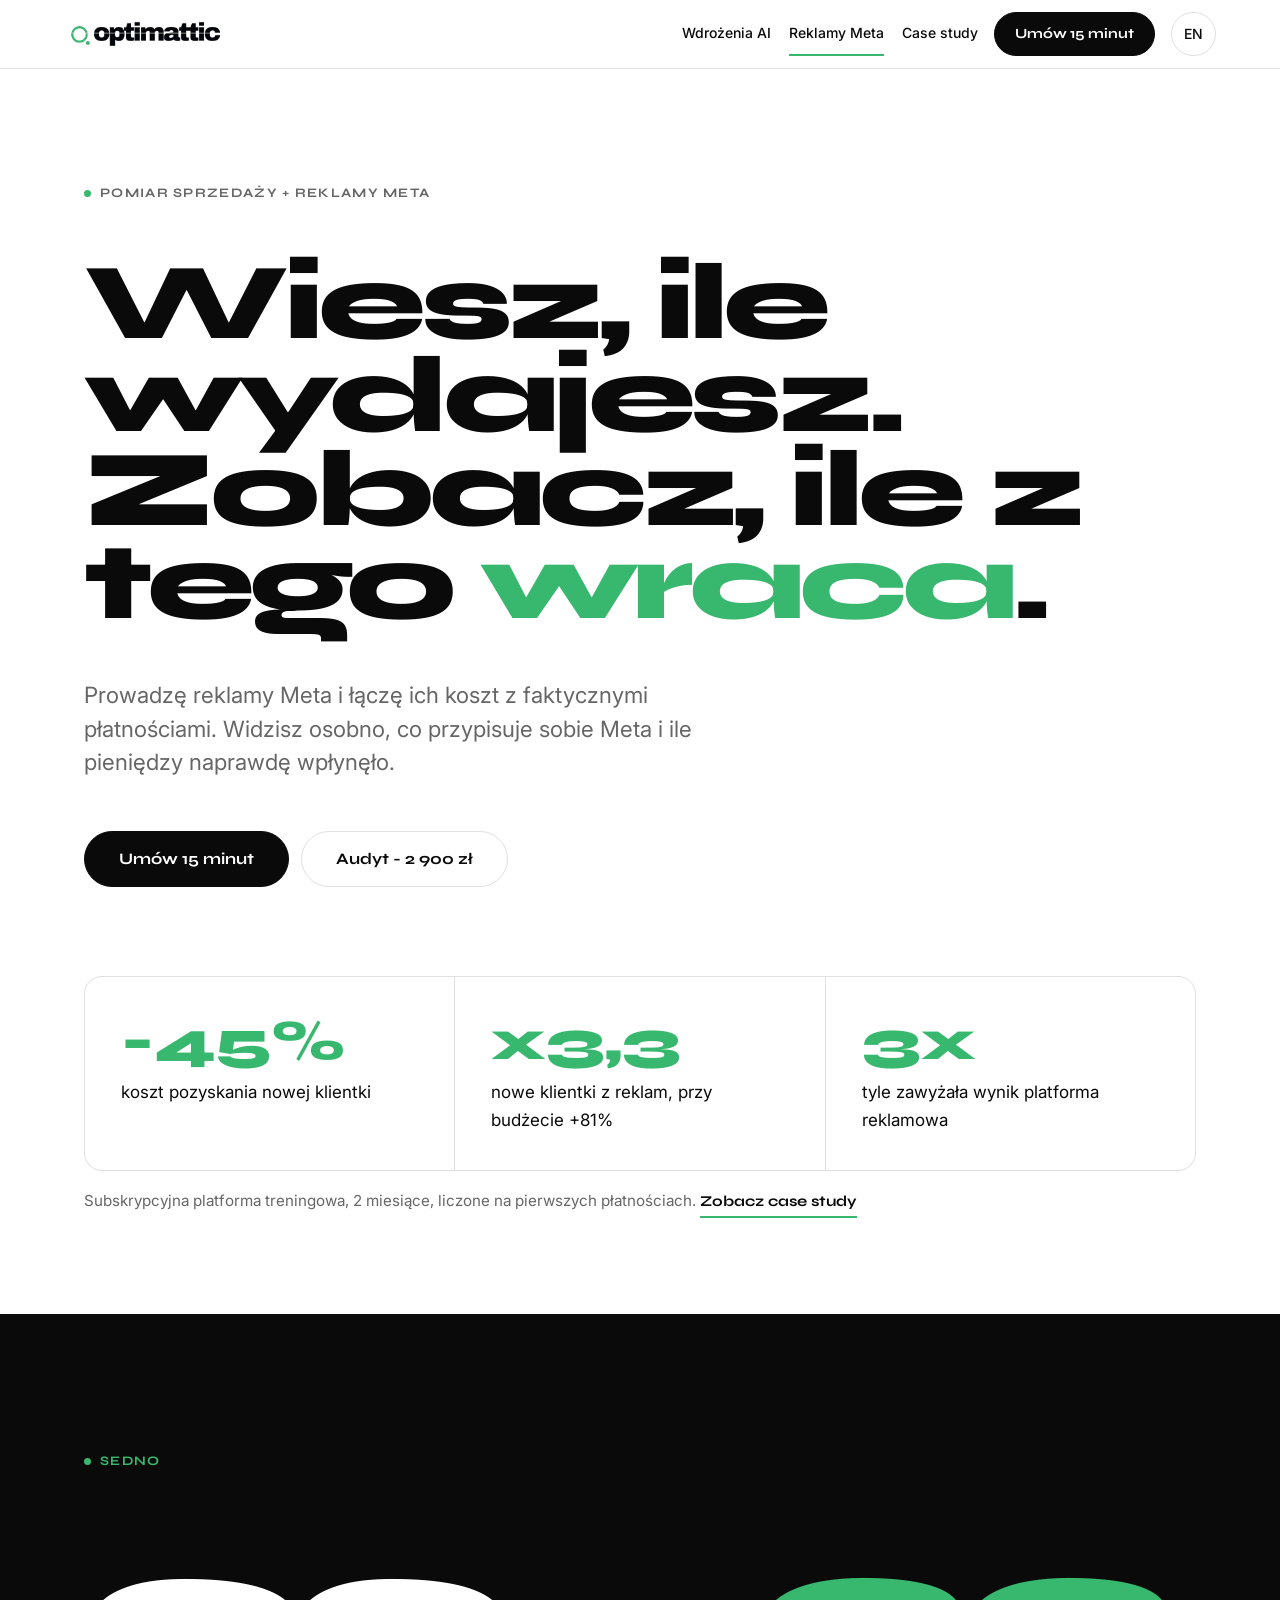
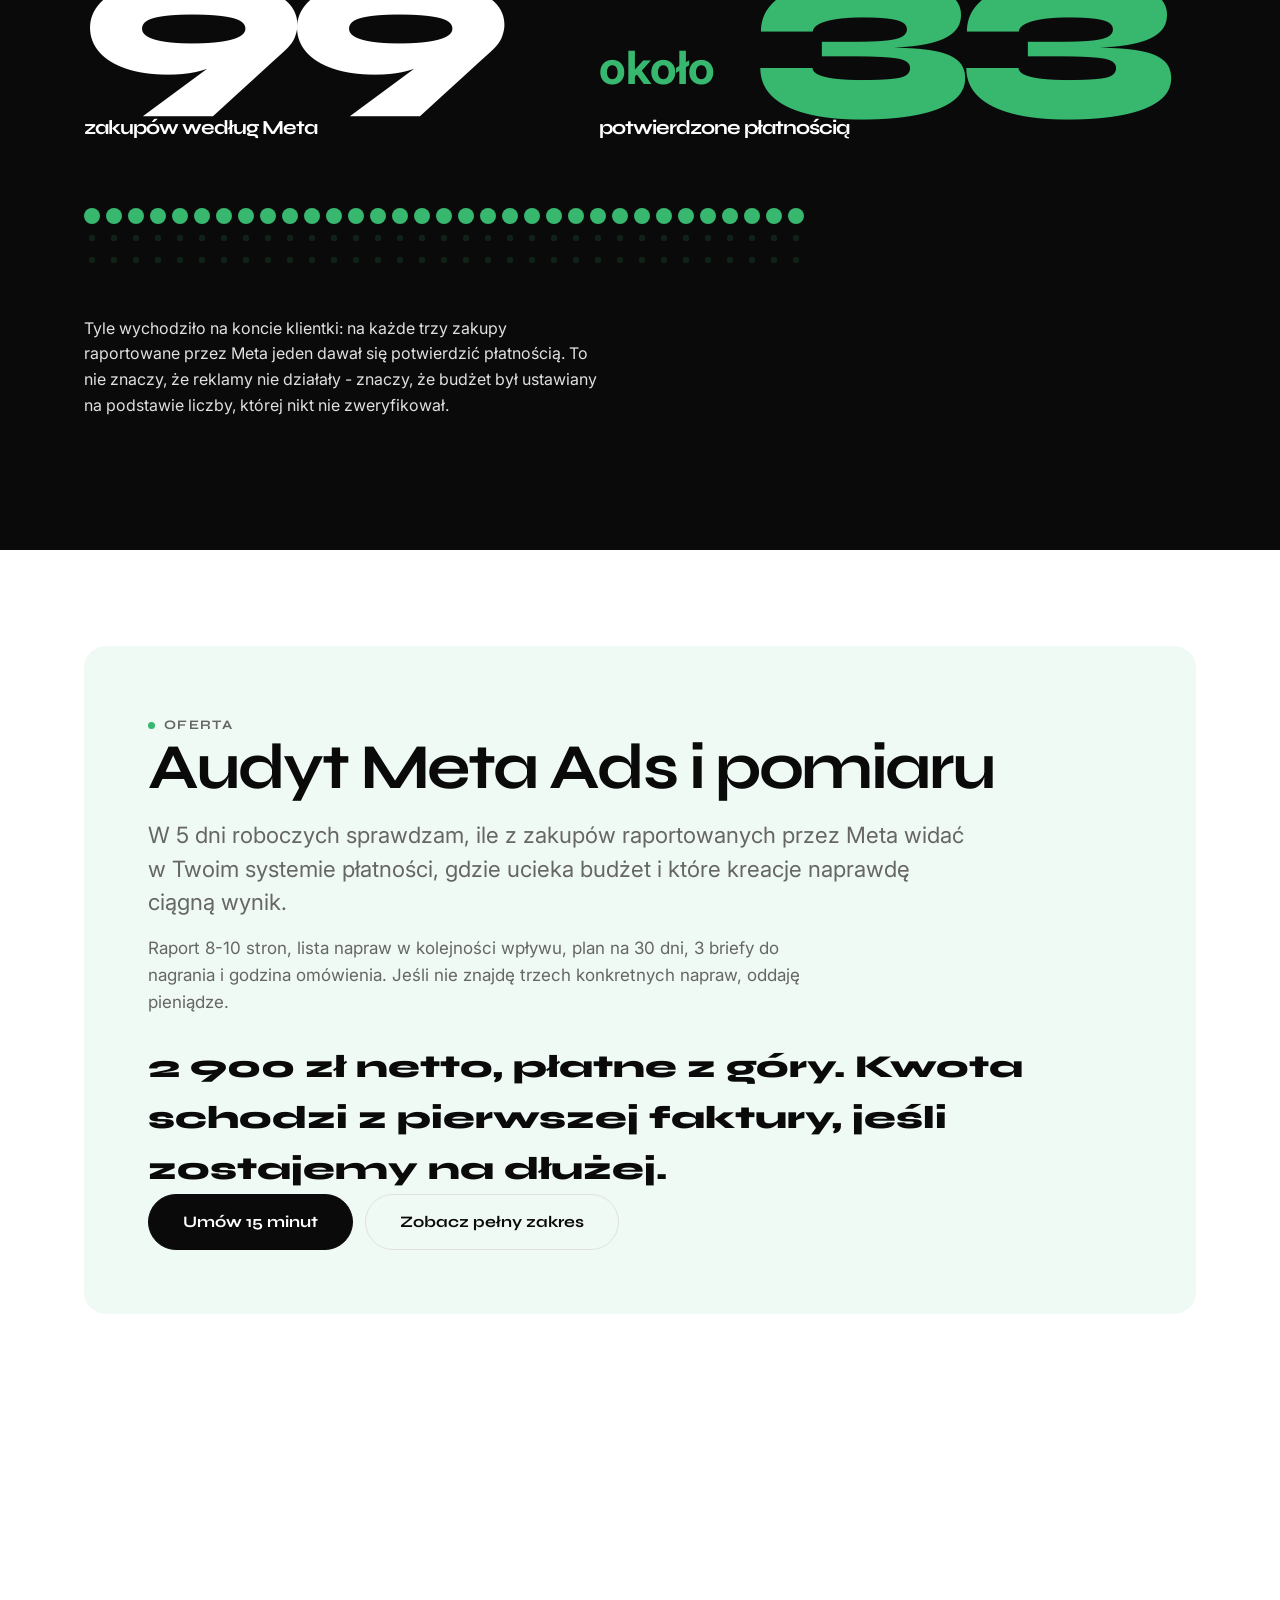
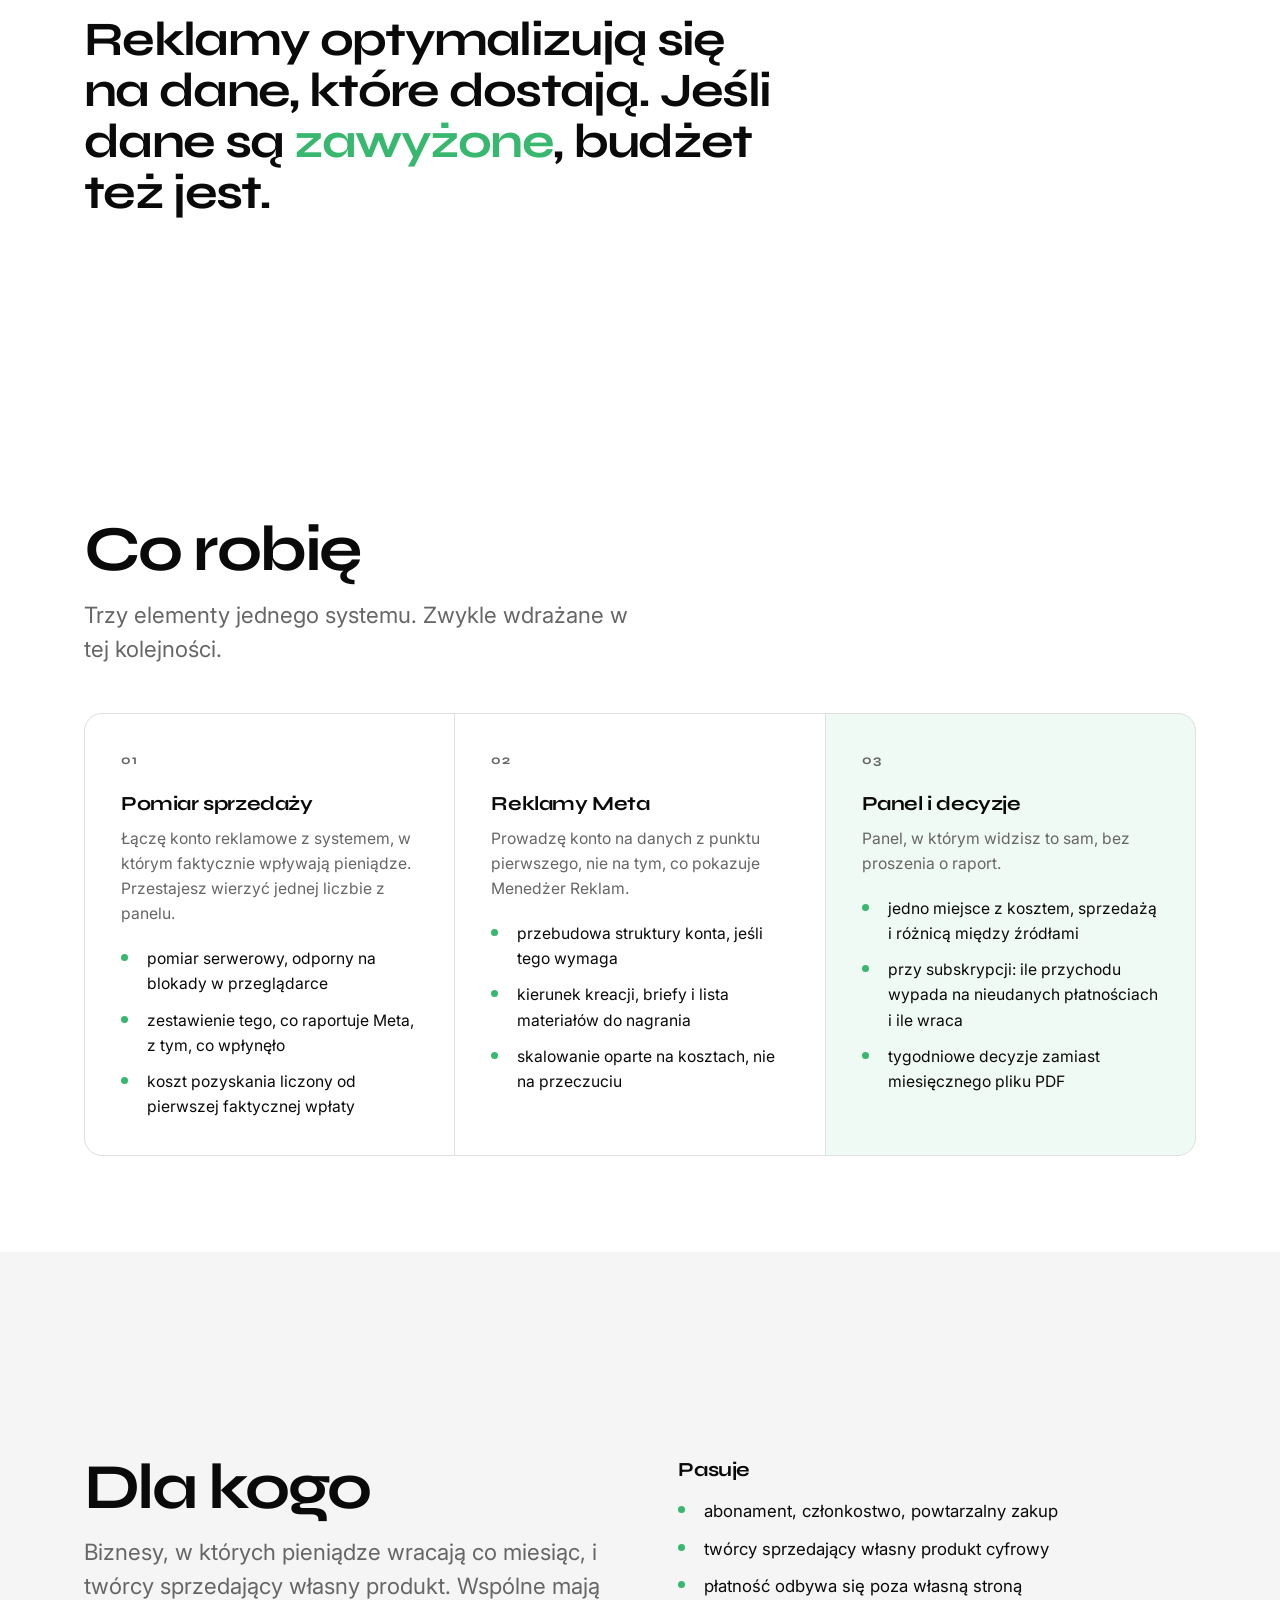
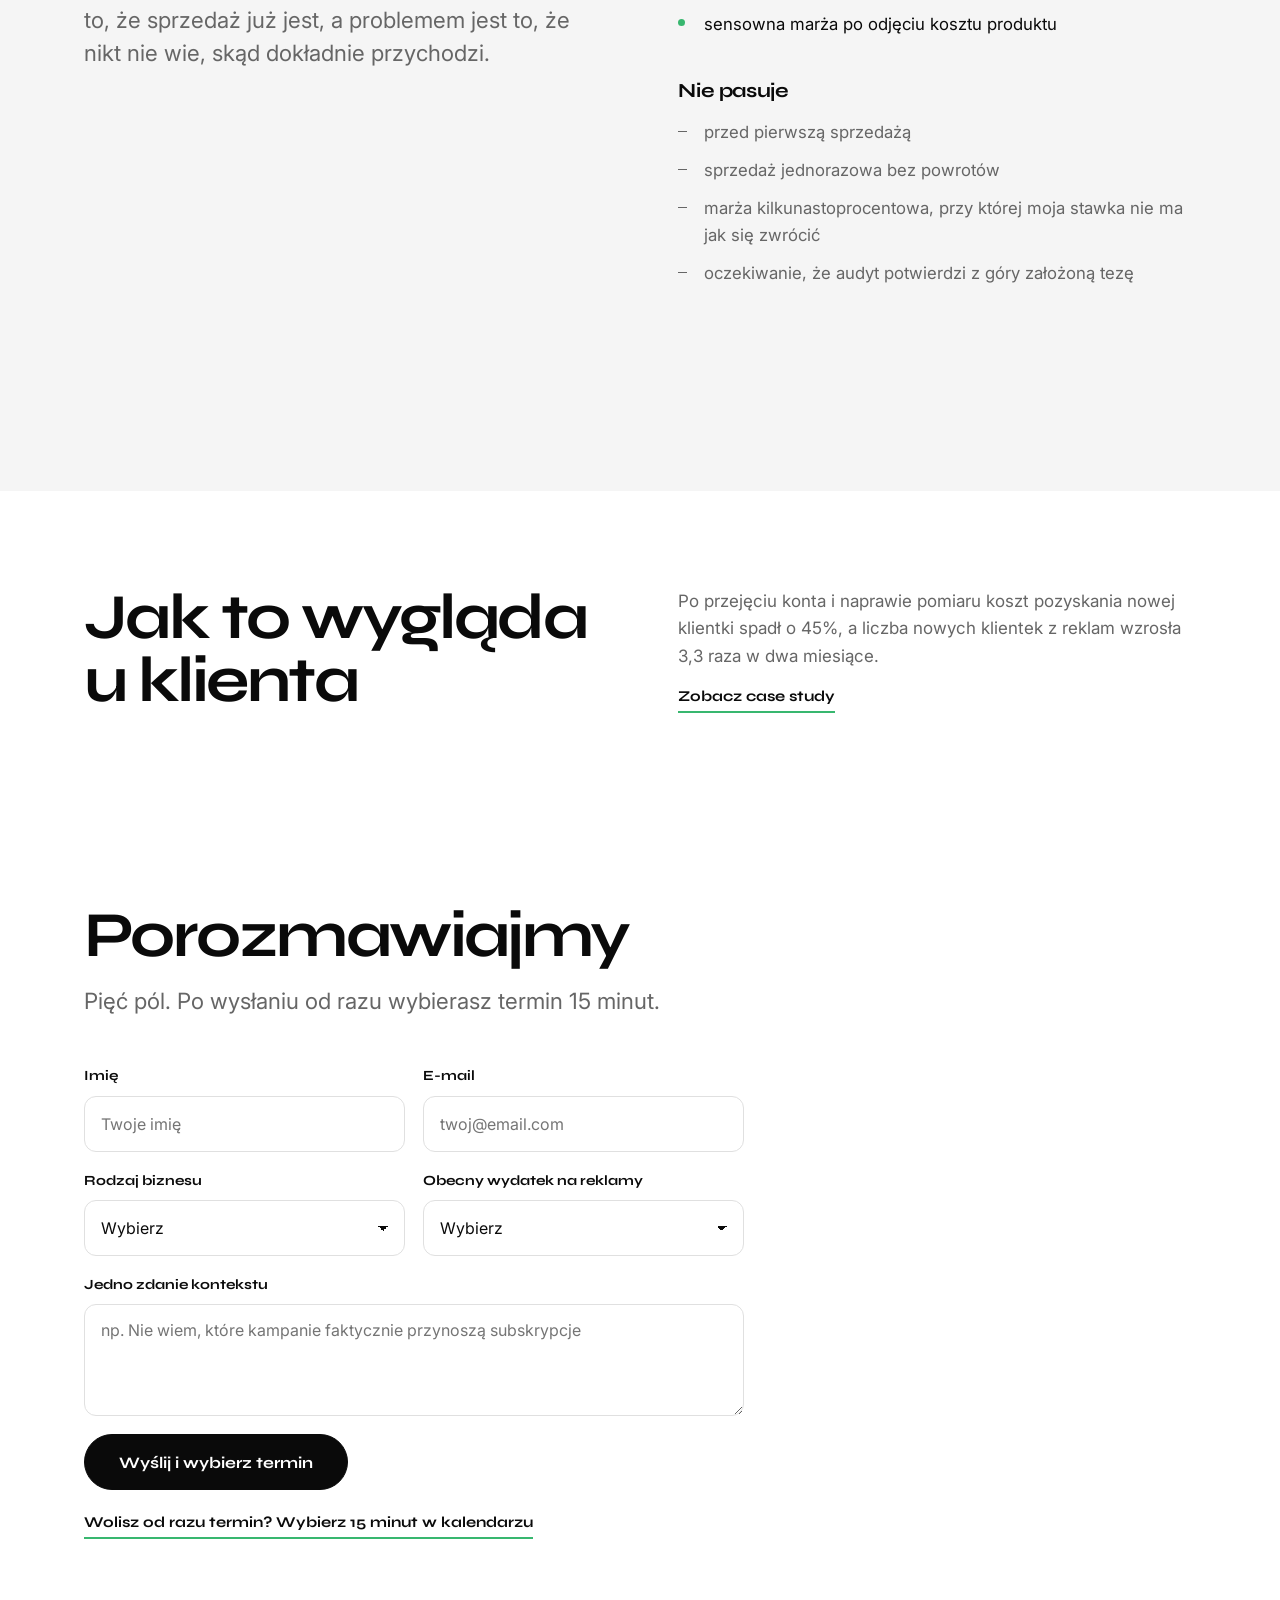
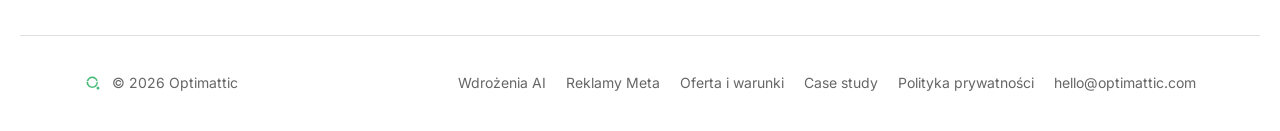
<file: meta.html>
<!DOCTYPE html>
<html lang="pl">
<head>
<meta charset="UTF-8">
<meta name="viewport" content="width=device-width, initial-scale=1, viewport-fit=cover">
<title>Optimattic - reklamy Meta i pomiar sprzedaży</title>
<meta name="description" content="Pomiar sprzedaży i reklamy Meta dla biznesów subskrypcyjnych i twórców internetowych.">
<link rel="canonical" href="https://optimattic.com/meta.html">
<meta property="og:image" content="https://optimattic.com/og-pl.png">
<meta property="og:image:width" content="1200">
<meta property="og:image:height" content="630">
<meta name="twitter:card" content="summary_large_image">
<link rel="alternate" hreflang="pl" href="https://optimattic.com/meta.html">
<link rel="alternate" hreflang="x-default" href="https://optimattic.com/meta.html">
<link rel="alternate" hreflang="en" href="https://optimattic.com/meta-en.html">
<meta property="og:title" content="Wiesz, ile wydajesz. Zobacz, ile z tego wraca.">
<meta property="og:description" content="Meta liczy zakup każdemu, kto kliknął reklamę w ciągu siedmiu dni. Na każde trzy zakupy według Meta jeden potwierdzony płatnością.">
<meta property="og:url" content="https://optimattic.com/meta.html">
<meta property="og:type" content="website">
<link rel="icon" type="image/png" href="favicon.png">
<link rel="apple-touch-icon" href="apple-touch-icon.png">
<link rel="preconnect" href="https://fonts.googleapis.com">
<link rel="preconnect" href="https://fonts.gstatic.com" crossorigin>
<link href="https://fonts.googleapis.com/css2?family=Syne:wght@700;800&family=Inter:wght@400;500&display=swap" rel="stylesheet">
<link rel="stylesheet" href="site.css?v=2">
<script type="application/ld+json">
{"@context":"https://schema.org","@type":"Service","name":"Audyt Meta Ads i pomiaru sprzedaży","serviceType":"Audyt reklam Meta i pomiaru konwersji","url":"https://optimattic.com/meta.html","provider":{"@type":"ProfessionalService","@id":"https://optimattic.com/#org","name":"Optimattic"},"areaServed":{"@type":"Country","name":"Polska"},"description":"W 5 dni roboczych: porównanie zakupów raportowanych przez Meta z systemem płatności, lista napraw w kolejności wpływu, plan na 30 dni, 3 briefy kreacji i godzina omówienia.","offers":{"@type":"Offer","price":"2900","priceCurrency":"PLN","priceSpecification":{"@type":"PriceSpecification","price":"2900","priceCurrency":"PLN","valueAddedTaxIncluded":false},"url":"https://optimattic.com/marketing.html#audyt"}}
</script>
<style>
:root{
  --black:#0A0A0A; --green:#38B76F; --mint:#E8F5ED; --mint-light:#F0FAF4;
  --gray:#666666; --gray-light:#F5F5F5; --white:#FFFFFF; --border:#E0E0E0;
  --pad:clamp(20px,5vw,80px); --max:1240px;
  --dense:clamp(56px,8vw,96px); --quiet:clamp(96px,16vw,220px);
  --ease:cubic-bezier(.22,.61,.36,1);
}
*,*::before,*::after{box-sizing:border-box}
html{scroll-behavior:smooth;-webkit-text-size-adjust:100%}
@media (prefers-reduced-motion:reduce){html{scroll-behavior:auto}}
body{margin:0;background:var(--white);color:var(--black);font-family:'Inter',system-ui,sans-serif;
  font-size:17px;line-height:1.6;-webkit-font-smoothing:antialiased;overflow-x:hidden}
img{max-width:100%;height:auto;display:block}
h1,h2,h3{font-family:'Syne',sans-serif;margin:0;letter-spacing:-.04em}
p,ul,ol{margin:0}
::selection{background:var(--mint)}
:focus-visible{outline:2px solid var(--green);outline-offset:3px;border-radius:2px}
.skip{position:absolute;left:-9999px;top:0;background:var(--black);color:var(--white);padding:12px 20px;z-index:100}
.skip:focus{left:8px;top:8px}
.visually-hidden{position:absolute;width:1px;height:1px;padding:0;margin:-1px;overflow:hidden;clip:rect(0,0,0,0);white-space:nowrap;border:0}

/* ---------- type scale (3 steps only) ---------- */
.t-display{font-family:'Syne',sans-serif;font-weight:800;font-size:clamp(2rem,calc((100vw - 2*var(--pad))/9.9),6.8rem);line-height:.86;letter-spacing:-.05em;overflow-wrap:break-word}
.t-head{font-family:'Syne',sans-serif;font-weight:700;font-size:clamp(2rem,6vw,4rem);line-height:.98;letter-spacing:-.04em}
.t-sub{font-family:'Syne',sans-serif;font-weight:700;font-size:1.25rem;line-height:1.25;letter-spacing:-.02em}
.lead{font-size:clamp(1.1rem,2.4vw,1.4rem);line-height:1.5;max-width:46ch;text-wrap:pretty}
.muted{color:var(--gray)}
.eyebrow{display:inline-flex;align-items:center;gap:9px;font-family:'Syne',sans-serif;font-size:13px;
  font-weight:700;letter-spacing:.1em;text-transform:uppercase;color:var(--gray)}
.eyebrow::before{content:'';width:7px;height:7px;border-radius:50%;background:var(--green);flex:none}

/* ---------- layout ---------- */
.wrap{max-width:var(--max);margin:0 auto;padding-left:var(--pad);padding-right:var(--pad)}
.dense{padding-top:var(--dense);padding-bottom:var(--dense)}
.quiet{padding-top:var(--quiet);padding-bottom:var(--quiet)}
.band-gray{background:var(--gray-light)}
.grid-3{display:grid;gap:1px;background:var(--border);border:1px solid var(--border);border-radius:18px;overflow:hidden;
  grid-template-columns:repeat(auto-fit,minmax(min(100%,280px),1fr))}
.grid-3>*{background:var(--white);padding:clamp(24px,3.2vw,36px)}
.split{display:grid;gap:clamp(32px,6vw,80px);grid-template-columns:repeat(auto-fit,minmax(min(100%,320px),1fr));align-items:start}

[id]{scroll-margin-top:84px}
/* ---------- buttons (one motion pattern: translateY + opacity) ---------- */
.btn{display:inline-flex;align-items:center;justify-content:center;height:56px;padding:0 34px;border:1px solid var(--black);
  border-radius:100px;background:var(--black);color:var(--white);text-decoration:none;cursor:pointer;
  font-family:'Syne',sans-serif;font-weight:700;font-size:16px;
  transition:transform .25s var(--ease),opacity .25s var(--ease),background-color .25s var(--ease),border-color .25s var(--ease),color .25s var(--ease)}
.btn:hover{background:var(--green);border-color:var(--green);color:var(--black);transform:translateY(-2px)}
.btn:active{transform:translateY(0)}
.btn--ghost{background:transparent;color:var(--black);border-color:var(--border)}
.btn--ghost:hover{background:transparent;color:var(--black);border-color:var(--black)}
.btn--ghost:focus-visible{color:var(--black)}
.btn--onDark{background:var(--green);border-color:var(--green);color:var(--black)}
.btn--onDark:hover{background:var(--white);border-color:var(--white);color:var(--black)}
.btn--outlineDark{background:transparent;color:var(--white);border-color:var(--gray)}
.btn--outlineDark:hover{background:transparent;color:var(--white);border-color:var(--white)}
.btn-row{display:flex;flex-wrap:wrap;gap:12px}
.textlink{display:inline-flex;align-items:center;gap:8px;color:var(--black);text-decoration:none;font-family:'Syne',sans-serif;
  font-weight:700;font-size:15px;border-bottom:2px solid var(--green);padding-bottom:3px;
  transition:transform .25s var(--ease),opacity .25s var(--ease)}
.textlink:hover{transform:translateY(-2px)}
.textlink--onDark{color:var(--white)}

/* ---------- hero ---------- */
.hero{padding-top:clamp(40px,8.5vw,110px);padding-bottom:clamp(38px,7vw,96px)}
.hero .eyebrow{margin-bottom:clamp(28px,5vw,52px)}
.hero h1{max-width:13ch;margin-bottom:clamp(28px,5vw,48px)}
.hero h1 em{font-style:normal;color:var(--green)}
.hero .lead{margin-bottom:clamp(32px,5vw,52px)}

/* ---------- SIGNATURE MOMENT ---------- */
.signal{background:var(--black);color:var(--white);padding-top:clamp(72px,11vw,132px);padding-bottom:clamp(72px,11vw,132px)}
.signal__eyebrow{margin-bottom:clamp(36px,6vw,64px);color:var(--green)}
.signal__row{display:grid;grid-template-columns:1fr;gap:clamp(28px,5vw,56px);align-items:end;margin-bottom:clamp(40px,6vw,64px)}
@media (min-width:760px){.signal__row{grid-template-columns:auto auto;justify-content:start;gap:clamp(48px,8vw,120px)}}
.signal__row>span{display:block}
.signal__num{display:block;font-family:'Syne',sans-serif;font-weight:800;font-size:clamp(5rem,18vw,13rem);line-height:.78;letter-spacing:-.06em;
  font-variant-numeric:tabular-nums}
.signal__num--kept{color:var(--green);display:flex;align-items:baseline;gap:.18em;white-space:nowrap}
.signal__approx{font-family:'Inter',sans-serif;font-size:.22em;font-weight:700;letter-spacing:0}
.signal__label{display:block;font-size:clamp(1rem,2.2vw,1.25rem);color:var(--white);margin-top:14px;max-width:20ch}
.signal__minus{font-family:'Syne',sans-serif;font-weight:700;font-size:clamp(1.5rem,4vw,2.5rem);color:var(--green);
  letter-spacing:-.03em;padding-bottom:clamp(8px,2vw,22px);white-space:nowrap}
.dots{display:grid;grid-template-columns:repeat(11,1fr);gap:clamp(6px,1.4vw,14px);max-width:640px;margin-bottom:clamp(32px,5vw,48px)}
@media (min-width:760px){.dots{grid-template-columns:repeat(33,1fr);gap:6px;max-width:720px}}
.dot{aspect-ratio:1;border-radius:50%;background:var(--green);
  transition:opacity .55s var(--ease),transform .55s var(--ease);transition-delay:calc(var(--i)*7ms)}
.dot--lost{opacity:.14;transform:scale(.4)}
.signal__note{color:var(--border);font-size:1rem;max-width:52ch}
/* JS start state - page without JS shows the end state */
.signal.is-armed .dot--lost{opacity:1;transform:scale(1)}
.signal.is-armed .signal__kept,.signal.is-armed .signal__minus{opacity:0;transform:translateY(10px)}
.signal__kept,.signal__minus{transition:opacity .5s var(--ease) .35s,transform .5s var(--ease) .35s}
@media (prefers-reduced-motion:reduce){
  .dot,.signal__kept,.signal__minus,.reveal{transition:none!important}
  .signal.is-armed .dot--lost{opacity:.14;transform:scale(.4)}
  .signal.is-armed .signal__kept,.signal.is-armed .signal__minus{opacity:1;transform:none}
}

/* ---------- reveal (single pattern, whole page) ---------- */
.reveal{transition:opacity .5s var(--ease),transform .5s var(--ease)}
.js .reveal.is-armed{opacity:0;transform:translateY(14px)}

/* ---------- statement ---------- */
.statement{font-family:'Syne',sans-serif;font-weight:700;font-size:clamp(1.6rem,4.6vw,3rem);line-height:1.06;
  letter-spacing:-.035em;max-width:20ch}
.statement em{font-style:normal;color:var(--green)}

/* ---------- cards + lists ---------- */
.card__num{font-family:'Syne',sans-serif;font-weight:700;font-size:13px;color:var(--gray);margin-bottom:20px;letter-spacing:.08em}
.card .t-sub{margin-bottom:10px}
.card p{color:var(--gray);font-size:.98rem;margin-bottom:20px}
.card--mint{background:var(--mint-light)!important}
.list{list-style:none;padding:0;display:grid;gap:11px}
.list li{display:grid;grid-template-columns:15px 1fr;gap:11px;align-items:start;font-size:.98rem}
.list li::before{content:'';width:7px;height:7px;border-radius:50%;background:var(--green);margin-top:8px}
.list--muted li{color:var(--gray)}
.list--muted li::before{width:9px;height:1px;border-radius:0;background:var(--gray);margin-top:12px}
.list--lg li{font-size:1.05rem}

/* ---------- steps ---------- */
.steps{list-style:none;padding:0}
.steps li{display:grid;grid-template-columns:48px 1fr;gap:clamp(14px,3vw,40px);padding:26px 0;border-top:1px solid var(--border)}
.steps li:last-child{border-bottom:1px solid var(--border)}
.steps__num{font-family:'Syne',sans-serif;font-weight:800;font-size:14px;color:var(--green)}
.steps h3{margin-bottom:6px}
.steps p{color:var(--gray);font-size:.98rem;max-width:56ch}

/* ---------- form ---------- */
.form{display:grid;gap:18px;max-width:660px}
@media (min-width:720px){.form{grid-template-columns:1fr 1fr}.form .field--full,.form .form-foot{grid-column:1/-1}}
.field{display:grid;gap:8px}
.field label{font-family:'Syne',sans-serif;font-weight:700;font-size:14px}
.field input,.field select,.field textarea{width:100%;border:1px solid var(--border);border-radius:12px;background:var(--white);
  color:var(--black);font-family:'Inter',sans-serif;font-size:16px;
  transition:border-color .25s var(--ease),box-shadow .25s var(--ease)}
.field input,.field select{height:56px;padding:0 16px}
.field select{appearance:none;
  background-image:linear-gradient(45deg,transparent 50%,var(--black) 50%),linear-gradient(135deg,var(--black) 50%,transparent 50%);
  background-position:calc(100% - 21px) 25px,calc(100% - 16px) 25px;background-size:5px 5px,5px 5px;background-repeat:no-repeat}
.field textarea{padding:15px 16px;min-height:112px;resize:vertical}
.field input:focus,.field select:focus,.field textarea:focus{outline:none;border-color:var(--green);box-shadow:0 0 0 3px var(--mint)}
.form-foot{display:flex;flex-wrap:wrap;align-items:center;gap:16px}
.form-status{font-size:14px;color:var(--gray);margin:0}
.form-status.ok{color:var(--green)}
.form-status.err{color:var(--black);font-weight:500}
.form-result{max-width:660px;padding:clamp(24px,4vw,36px);border-radius:18px;background:var(--mint-light)}
[hidden]{display:none!important}
.form-result p{margin-bottom:20px}

/* ---------- proof + audit ---------- */
.proof{padding-top:0}
.proof__grid{display:grid;grid-template-columns:repeat(3,1fr);gap:1px;background:var(--border);border:1px solid var(--border);border-radius:18px;overflow:hidden}
.proof__item{background:var(--white);padding:clamp(22px,4vw,36px)}
.proof__num{display:block;font-family:'Syne',sans-serif;font-size:clamp(2rem,5vw,3.5rem);font-weight:800;line-height:1;color:var(--green);margin-bottom:10px}
.proof__caption{margin-top:18px;color:var(--gray);font-size:.95rem}
.audit-box{background:var(--mint-light);border-radius:22px;padding:clamp(28px,6vw,64px)}
.audit-box .lead{max-width:62ch}
.audit-price{font-family:'Syne',sans-serif;font-weight:800;font-size:clamp(1.35rem,3vw,2rem);margin-top:24px}
@media (max-width:700px){.proof__grid{grid-template-columns:1fr}}

/* ---------- CTA band ---------- */
.cta{background:var(--black);color:var(--white);border-radius:22px;padding:clamp(32px,6vw,64px);
  display:grid;gap:clamp(24px,4vw,48px);grid-template-columns:repeat(auto-fit,minmax(min(100%,280px),1fr));align-items:center}
.cta p{color:var(--border);max-width:38ch}

@media (max-width:600px){.btn{width:100%}.btn-row .btn{width:auto}.form-foot .btn{width:100%}}
@media (max-width:700px){[id]{scroll-margin-top:120px}}

/* ---------- fork (moment wyboru) ---------- */
.fork{position:relative}
.fork__stem{width:2px;height:44px;background:var(--border);margin:0 0 0 22px}
.fork__paths{display:grid;gap:24px;grid-template-columns:1fr}
.fork__path{position:relative;padding:26px 26px 26px 26px;border:1px solid var(--border);border-radius:18px;background:var(--white)}
.fork__path::before{content:'';position:absolute;left:22px;top:-24px;width:2px;height:24px;background:var(--border)}
.fork__path--b::before{background:var(--green)}
.fork__node{display:inline-flex;align-items:center;justify-content:center;width:34px;height:34px;border-radius:50%;
  background:var(--black);color:var(--white);font-family:'Syne',sans-serif;font-weight:800;font-size:14px;margin-bottom:16px}
.fork__path--b .fork__node{background:var(--green);color:var(--black)}
@media (min-width:820px){
  .fork__stem{margin:0 auto;height:56px}
  .fork__paths{grid-template-columns:1fr 1fr;gap:64px;position:relative}
  .fork__paths::before{content:'';position:absolute;top:-28px;left:25%;right:25%;height:2px;background:var(--border)}
  .fork__path{padding:34px}
  .fork__path::before{left:50%;transform:translateX(-50%);top:-28px;height:28px}
}
</style>
<script defer src="https://cloud.umami.is/script.js" data-website-id="dafa0028-72b2-44c8-8e10-4a8a624410fc"></script>
<script defer src="site.js"></script>
</head>
<body>
<a class="skip" href="#main">Przejdź do treści</a>
<header class="site-header">
  <a class="site-header__logo" href="index.html" aria-label="Optimattic - strona główna"><img src="logo.png" alt="Optimattic" width="500" height="80"></a>
  <nav class="site-header__links" aria-label="Główna">
    <a class="site-header__link" href="index.html">Wdrożenia AI</a>
    <a class="site-header__link" href="meta.html" aria-current="page">Reklamy Meta</a>
    <a class="site-header__link" href="case.html">Case study</a>
  </nav>
  <a class="btn site-header__cta" href="https://calendar.app.google/GWuQbhH2p4hGBfy58" data-booking-url data-umami-event="booking-click" target="_blank" rel="noopener">Umów 15 minut</a>
  <a class="site-header__lang" href="meta-en.html" hreflang="en" aria-label="English version">EN</a>
</header>
<main id="main">

<section class="wrap hero">
  <p class="eyebrow">Pomiar sprzedaży + reklamy Meta</p>
  <h1 class="t-display">Wiesz, ile wydajesz. Zobacz, ile z tego <em>wraca</em>.</h1>
  <p class="lead muted">Prowadzę reklamy Meta i łączę ich koszt z faktycznymi płatnościami. Widzisz osobno, co przypisuje sobie Meta i ile pieniędzy naprawdę wpłynęło.</p>
  <div class="btn-row">
    <a class="btn" href="https://calendar.app.google/GWuQbhH2p4hGBfy58" data-booking-url data-umami-event="booking-click" target="_blank" rel="noopener">Umów 15 minut</a>
    <a class="btn btn--ghost" href="marketing.html#audyt" data-umami-event="audit-scope">Audyt - 2 900 zł</a>
  </div>
</section>

<section class="wrap dense proof reveal" aria-label="Wyniki case study">
  <div class="proof__grid">
    <div class="proof__item"><span class="proof__num">-45%</span><span>koszt pozyskania nowej klientki</span></div>
    <div class="proof__item"><span class="proof__num">x3,3</span><span>nowe klientki z reklam, przy budżecie +81%</span></div>
    <div class="proof__item"><span class="proof__num">3x</span><span>tyle zawyżała wynik platforma reklamowa</span></div>
  </div>
  <p class="proof__caption">Subskrypcyjna platforma treningowa, 2 miesiące, liczone na pierwszych płatnościach. <a class="textlink" href="case.html">Zobacz case study</a></p>
</section>


<section class="signal" id="pomiar" aria-labelledby="signal-title">
  <div class="wrap">
    <div class="eyebrow signal__eyebrow">Sedno</div>
    <h2 id="signal-title" class="signal__row">
      <span class="visually-hidden">Na 99 zakupów raportowanych przez Meta około 33 potwierdzała płatność (lipiec-sierpień 2026, platforma subskrypcyjna).</span>
      <span aria-hidden="true">
        <span class="signal__num">99</span>
        <span class="signal__label">zakupów według Meta</span>
      </span>
      <span class="signal__kept" aria-hidden="true">
        <span class="signal__num signal__num--kept"><span class="signal__approx">około</span>33</span>
        <span class="signal__label">potwierdzone płatnością</span>
      </span>
    </h2>
    <div class="dots" role="img" aria-label="99 zakupów według Meta, około 33 potwierdzone płatnością"><span class="dot" style="--i:0"></span><span class="dot" style="--i:0"></span><span class="dot" style="--i:0"></span><span class="dot" style="--i:0"></span><span class="dot" style="--i:0"></span><span class="dot" style="--i:0"></span><span class="dot" style="--i:0"></span><span class="dot" style="--i:0"></span><span class="dot" style="--i:0"></span><span class="dot" style="--i:0"></span><span class="dot" style="--i:0"></span><span class="dot" style="--i:0"></span><span class="dot" style="--i:0"></span><span class="dot" style="--i:0"></span><span class="dot" style="--i:0"></span><span class="dot" style="--i:0"></span><span class="dot" style="--i:0"></span><span class="dot" style="--i:0"></span><span class="dot" style="--i:0"></span><span class="dot" style="--i:0"></span><span class="dot" style="--i:0"></span><span class="dot" style="--i:0"></span><span class="dot" style="--i:0"></span><span class="dot" style="--i:0"></span><span class="dot" style="--i:0"></span><span class="dot" style="--i:0"></span><span class="dot" style="--i:0"></span><span class="dot" style="--i:0"></span><span class="dot" style="--i:0"></span><span class="dot" style="--i:0"></span><span class="dot" style="--i:0"></span><span class="dot" style="--i:0"></span><span class="dot" style="--i:0"></span><span class="dot dot--lost" style="--i:0"></span><span class="dot dot--lost" style="--i:1"></span><span class="dot dot--lost" style="--i:2"></span><span class="dot dot--lost" style="--i:3"></span><span class="dot dot--lost" style="--i:4"></span><span class="dot dot--lost" style="--i:5"></span><span class="dot dot--lost" style="--i:6"></span><span class="dot dot--lost" style="--i:7"></span><span class="dot dot--lost" style="--i:8"></span><span class="dot dot--lost" style="--i:9"></span><span class="dot dot--lost" style="--i:10"></span><span class="dot dot--lost" style="--i:11"></span><span class="dot dot--lost" style="--i:12"></span><span class="dot dot--lost" style="--i:13"></span><span class="dot dot--lost" style="--i:14"></span><span class="dot dot--lost" style="--i:15"></span><span class="dot dot--lost" style="--i:16"></span><span class="dot dot--lost" style="--i:17"></span><span class="dot dot--lost" style="--i:18"></span><span class="dot dot--lost" style="--i:19"></span><span class="dot dot--lost" style="--i:20"></span><span class="dot dot--lost" style="--i:21"></span><span class="dot dot--lost" style="--i:22"></span><span class="dot dot--lost" style="--i:23"></span><span class="dot dot--lost" style="--i:24"></span><span class="dot dot--lost" style="--i:25"></span><span class="dot dot--lost" style="--i:26"></span><span class="dot dot--lost" style="--i:27"></span><span class="dot dot--lost" style="--i:28"></span><span class="dot dot--lost" style="--i:29"></span><span class="dot dot--lost" style="--i:30"></span><span class="dot dot--lost" style="--i:31"></span><span class="dot dot--lost" style="--i:32"></span><span class="dot dot--lost" style="--i:33"></span><span class="dot dot--lost" style="--i:34"></span><span class="dot dot--lost" style="--i:35"></span><span class="dot dot--lost" style="--i:36"></span><span class="dot dot--lost" style="--i:37"></span><span class="dot dot--lost" style="--i:38"></span><span class="dot dot--lost" style="--i:39"></span><span class="dot dot--lost" style="--i:40"></span><span class="dot dot--lost" style="--i:41"></span><span class="dot dot--lost" style="--i:42"></span><span class="dot dot--lost" style="--i:43"></span><span class="dot dot--lost" style="--i:44"></span><span class="dot dot--lost" style="--i:45"></span><span class="dot dot--lost" style="--i:46"></span><span class="dot dot--lost" style="--i:47"></span><span class="dot dot--lost" style="--i:48"></span><span class="dot dot--lost" style="--i:49"></span><span class="dot dot--lost" style="--i:50"></span><span class="dot dot--lost" style="--i:51"></span><span class="dot dot--lost" style="--i:52"></span><span class="dot dot--lost" style="--i:53"></span><span class="dot dot--lost" style="--i:54"></span><span class="dot dot--lost" style="--i:55"></span><span class="dot dot--lost" style="--i:56"></span><span class="dot dot--lost" style="--i:57"></span><span class="dot dot--lost" style="--i:58"></span><span class="dot dot--lost" style="--i:59"></span><span class="dot dot--lost" style="--i:60"></span><span class="dot dot--lost" style="--i:61"></span><span class="dot dot--lost" style="--i:62"></span><span class="dot dot--lost" style="--i:63"></span><span class="dot dot--lost" style="--i:64"></span><span class="dot dot--lost" style="--i:65"></span></div>
    <p class="signal__note">Tyle wychodziło na koncie klientki: na każde trzy zakupy raportowane przez Meta jeden dawał się potwierdzić płatnością. To nie znaczy, że reklamy nie działały - znaczy, że budżet był ustawiany na podstawie liczby, której nikt nie zweryfikował.</p>
  </div>
</section>

<section class="wrap dense reveal" aria-labelledby="audyt-home-title">
  <div class="audit-box">
    <p class="eyebrow">Oferta</p>
    <h2 class="t-head" id="audyt-home-title" style="margin-bottom:18px">Audyt Meta Ads i pomiaru</h2>
    <p class="lead muted">W 5 dni roboczych sprawdzam, ile z zakupów raportowanych przez Meta widać w Twoim systemie płatności, gdzie ucieka budżet i które kreacje naprawdę ciągną wynik.</p>
    <p class="muted" style="margin-top:16px;max-width:62ch">Raport 8-10 stron, lista napraw w kolejności wpływu, plan na 30 dni, 3 briefy do nagrania i godzina omówienia. Jeśli nie znajdę trzech konkretnych napraw, oddaję pieniądze.</p>
    <p class="audit-price">2 900 zł netto, płatne z góry. Kwota schodzi z pierwszej faktury, jeśli zostajemy na dłużej.</p>
    <div class="btn-row">
      <a class="btn" href="https://calendar.app.google/GWuQbhH2p4hGBfy58" data-booking-url data-umami-event="booking-click" target="_blank" rel="noopener">Umów 15 minut</a>
      <a class="btn btn--ghost" href="marketing.html#audyt" data-umami-event="audit-scope">Zobacz pełny zakres</a>
    </div>
  </div>
</section>

<section class="wrap quiet reveal">
  <p class="statement">Reklamy optymalizują się na dane, które dostają. Jeśli dane są <em>zawyżone</em>, budżet też jest.</p>
</section>

<section class="wrap dense reveal" id="co-robie" aria-labelledby="co-robie-title">
  <h2 class="t-head" id="co-robie-title" style="margin-bottom:16px">Co robię</h2>
  <p class="lead muted" style="margin-bottom:clamp(32px,5vw,48px)">Trzy elementy jednego systemu. Zwykle wdrażane w tej kolejności.</p>
  <div class="grid-3">
    <div class="card">
      <div class="card__num">01</div>
      <h3 class="t-sub">Pomiar sprzedaży</h3>
      <p>Łączę konto reklamowe z systemem, w którym faktycznie wpływają pieniądze. Przestajesz wierzyć jednej liczbie z panelu.</p>
      <ul class="list"><li>pomiar serwerowy, odporny na blokady w przeglądarce</li><li>zestawienie tego, co raportuje Meta, z tym, co wpłynęło</li><li>koszt pozyskania liczony od pierwszej faktycznej wpłaty</li></ul>
    </div>
    <div class="card">
      <div class="card__num">02</div>
      <h3 class="t-sub">Reklamy Meta</h3>
      <p>Prowadzę konto na danych z punktu pierwszego, nie na tym, co pokazuje Menedżer Reklam.</p>
      <ul class="list"><li>przebudowa struktury konta, jeśli tego wymaga</li><li>kierunek kreacji, briefy i lista materiałów do nagrania</li><li>skalowanie oparte na kosztach, nie na przeczuciu</li></ul>
    </div>
    <div class="card card--mint">
      <div class="card__num">03</div>
      <h3 class="t-sub">Panel i decyzje</h3>
      <p>Panel, w którym widzisz to sam, bez proszenia o raport.</p>
      <ul class="list"><li>jedno miejsce z kosztem, sprzedażą i różnicą między źródłami</li><li>przy subskrypcji: ile przychodu wypada na nieudanych płatnościach i ile wraca</li><li>tygodniowe decyzje zamiast miesięcznego pliku PDF</li></ul>
    </div>
  </div>
</section>

<section class="band-gray">
  <div class="wrap quiet split reveal">
    <div>
      <h2 class="t-head" style="margin-bottom:16px">Dla kogo</h2>
      <p class="lead muted">Biznesy, w których pieniądze wracają co miesiąc, i twórcy sprzedający własny produkt. Wspólne mają to, że sprzedaż już jest, a problemem jest to, że nikt nie wie, skąd dokładnie przychodzi.</p>
    </div>
    <div class="split" style="gap:clamp(24px,4vw,40px)">
      <div>
        <h3 class="t-sub" style="margin-bottom:16px">Pasuje</h3>
        <ul class="list list--lg">
          <li>abonament, członkostwo, powtarzalny zakup</li>
          <li>twórcy sprzedający własny produkt cyfrowy</li>
          <li>płatność odbywa się poza własną stroną</li>
          <li>sensowna marża po odjęciu kosztu produktu</li>
        </ul>
      </div>
      <div>
        <h3 class="t-sub" style="margin-bottom:16px">Nie pasuje</h3>
        <ul class="list list--muted list--lg">
          <li>przed pierwszą sprzedażą</li>
          <li>sprzedaż jednorazowa bez powrotów</li>
          <li>marża kilkunastoprocentowa, przy której moja stawka nie ma jak się zwrócić</li>
          <li>oczekiwanie, że audyt potwierdzi z góry założoną tezę</li>
        </ul>
      </div>
    </div>
  </div>
</section>

<section class="wrap dense reveal">
  <div class="split" style="align-items:end">
    <h2 class="t-head">Jak to wygląda u klienta</h2>
    <div><p class="muted" style="margin-bottom:12px">Po przejęciu konta i naprawie pomiaru koszt pozyskania nowej klientki spadł o 45%, a liczba nowych klientek z reklam wzrosła 3,3 raza w dwa miesiące.</p><a class="textlink" href="case.html">Zobacz case study</a></div>
  </div>
</section>


<section class="wrap dense" id="kontakt" aria-labelledby="kontakt-title">
  <h2 class="t-head" id="kontakt-title" style="margin-bottom:16px">Porozmawiajmy</h2>
  <p class="lead muted form-intro" style="margin-bottom:clamp(32px,5vw,48px)">Pięć pól. Po wysłaniu od razu wybierasz termin 15 minut.</p>
  <form class="form" method="POST" action="https://formspree.io/f/mykjnzey">
    <input type="hidden" name="_subject" value="Optimattic - zapytanie ze strony głównej">
      <div class="field">
        <label for="name">Imię</label>
        <input type="text" id="name" name="name" required autocomplete="given-name" placeholder="Twoje imię">
      </div>
      <div class="field">
        <label for="email">E-mail</label>
        <input type="email" id="email" name="email" required autocomplete="email" inputmode="email" placeholder="twoj@email.com">
      </div>
      <div class="field">
        <label for="biznes">Rodzaj biznesu</label>
        <select id="biznes" name="biznes" required>
          <option value="" disabled selected>Wybierz</option>
          <option>Subskrypcja / membership</option>
          <option>Twórca internetowy</option>
          <option>E-commerce</option>
          <option>Inne</option>
        </select>
      </div>
      <div class="field">
        <label for="budzet">Obecny wydatek na reklamy</label>
        <select id="budzet" name="budzet" required>
          <option value="" disabled selected>Wybierz</option>
          <option>Nie reklamuję się</option>
          <option>do 5 000 zł / mies.</option>
          <option>5 000 - 20 000 zł / mies.</option>
          <option>20 000 - 50 000 zł / mies.</option>
          <option>powyżej 50 000 zł / mies.</option>
        </select>
      </div>
      <div class="field field--full">
        <label for="kontekst">Jedno zdanie kontekstu</label>
        <textarea id="kontekst" name="kontekst" rows="3" placeholder="np. Nie wiem, które kampanie faktycznie przynoszą subskrypcje"></textarea>
      </div>
      <div class="form-foot">
        <button type="submit" class="btn">Wyślij i wybierz termin</button>
        <p class="form-status" role="status" aria-live="polite"></p>
      </div>
      <input type="hidden" name="utm_source" value="">
      <input type="hidden" name="utm_medium" value="">
      <input type="hidden" name="utm_campaign" value="">
      <input type="hidden" name="utm_content" value="">
      <input type="hidden" name="utm_term" value="">
      <input type="hidden" name="strona" value="">
  </form>
  <p class="form-booking muted" style="margin-top:18px"><a class="textlink" href="https://calendar.app.google/GWuQbhH2p4hGBfy58" data-booking-url data-umami-event="booking-click" target="_blank" rel="noopener">Wolisz od razu termin? Wybierz 15 minut w kalendarzu</a></p>
  <div class="form-result" tabindex="-1" hidden>
    <p>Dzięki, odpowiem w ciągu jednego dnia roboczego. Najszybciej będzie, jeśli od razu wybierzesz termin 15 minut. Przed rozmową przejrzę Twoje reklamy w bibliotece Meta.</p>
    <a class="btn" href="https://calendar.app.google/GWuQbhH2p4hGBfy58" data-booking-url data-umami-event="booking-click" target="_blank" rel="noopener">Wybierz termin</a>
  </div>
</section>
<script>
(function(){
  var form = document.querySelector('.form'); if(!form) return;
  try{
    var keys = ['utm_source','utm_medium','utm_campaign','utm_content','utm_term'];
    var qs = new URLSearchParams(window.location.search), saved = null;
    var hasUtm = keys.some(function(k){ return qs.has(k); });
    if(hasUtm){
      saved = {};
      keys.forEach(function(k){ saved[k] = (qs.get(k) || '').slice(0,200); });
      try{ sessionStorage.setItem('optimattic_utm', JSON.stringify(saved)); }catch(storageError){}
    }else{
      try{ saved = JSON.parse(sessionStorage.getItem('optimattic_utm') || 'null'); }catch(storageError){}
    }
    keys.forEach(function(k){
      var f = form.querySelector('input[name="'+k+'"]');
      if(f) f.value = saved && typeof saved[k] === 'string' ? saved[k] : '';
    });
    var p = form.querySelector('input[name="strona"]');
    if(p) p.value = window.location.pathname;
  }catch(e){}
  form.addEventListener('submit', function(e){
    e.preventDefault();
    var btn = form.querySelector('button[type=submit]'), status = form.querySelector('.form-status'), label = btn.textContent;
    var result = document.querySelector('.form-result'), formBooking = document.querySelector('.form-booking'), formIntro = document.querySelector('.form-intro');
    btn.disabled = true; btn.textContent = 'Wysyłanie...'; status.className = 'form-status'; status.textContent = '';
    fetch(form.action, { method:'POST', body:new FormData(form), headers:{Accept:'application/json'} })
      .then(function(res){
        if(res.ok){
          form.reset(); form.hidden = true; form.style.display = 'none';
          if(formIntro) formIntro.hidden = true;
          if(formBooking) formBooking.hidden = true;
          if(result){
            result.hidden = false;
            result.scrollIntoView({block:'center'});
            result.focus({preventScroll:true});
          }
          if(window.umami && typeof window.umami.track === 'function') window.umami.track('form-submit-ok');
        }else{
          status.classList.add('err');
          status.innerHTML = 'Nie udało się wysłać. Napisz na <a href="mailto:hello@optimattic.com">hello@optimattic.com</a> albo <a href="'+BOOKING_URL+'" data-umami-event="booking-click" target="_blank" rel="noopener">wybierz termin w kalendarzu</a>.';
        }
      })
      .catch(function(){
        status.classList.add('err');
        status.innerHTML = 'Nie udało się wysłać. Napisz na <a href="mailto:hello@optimattic.com">hello@optimattic.com</a> albo <a href="'+BOOKING_URL+'" data-umami-event="booking-click" target="_blank" rel="noopener">wybierz termin w kalendarzu</a>.';
      })
      .then(function(){ btn.disabled = false; btn.textContent = label; });
  });
})();
</script>
</main>

<footer class="site-footer">
  <div class="site-footer__brand"><img src="favicon.png" alt="" width="18" height="18"><span>© 2026 Optimattic</span></div>
  <nav class="site-footer__links" aria-label="Stopka">
    <a href="index.html">Wdrożenia AI</a>
    <a href="meta.html">Reklamy Meta</a>
    <a href="marketing.html">Oferta i warunki</a>
    <a href="case.html">Case study</a>
    <a href="polityka-prywatnosci-aplikacji.html">Polityka prywatności</a>
    <a href="mailto:hello@optimattic.com">hello@optimattic.com</a>
  </nav>
</footer>
<script>
document.documentElement.classList.add('js');
(function(){
  var reduce = window.matchMedia('(prefers-reduced-motion: reduce)').matches;
  var targets = [].slice.call(document.querySelectorAll('.signal, .reveal'));
  if (!('IntersectionObserver' in window) || reduce) return;
  function disarm(el){ el.classList.remove('is-armed'); }
  targets.forEach(function(el){
    // only arm what is still below the fold; anything at or above the viewport stays final
    if (el.getBoundingClientRect().top > window.innerHeight * 0.9) el.classList.add('is-armed');
  });
  var io = new IntersectionObserver(function(entries){
    entries.forEach(function(e){
      if (e.isIntersecting || e.boundingClientRect.top < 0){ disarm(e.target); io.unobserve(e.target); }
    });
  }, { threshold: 0.2, rootMargin: '0px 0px -8% 0px' });
  targets.forEach(function(el){ io.observe(el); });
  // safety net: nothing may stay invisible (fast scroll, hash jump, restored scroll position)
  window.setTimeout(function(){ targets.forEach(disarm); }, 4000);
  window.addEventListener('hashchange', function(){ targets.forEach(disarm); });
})();
</script>
</body>
</html>
</file>
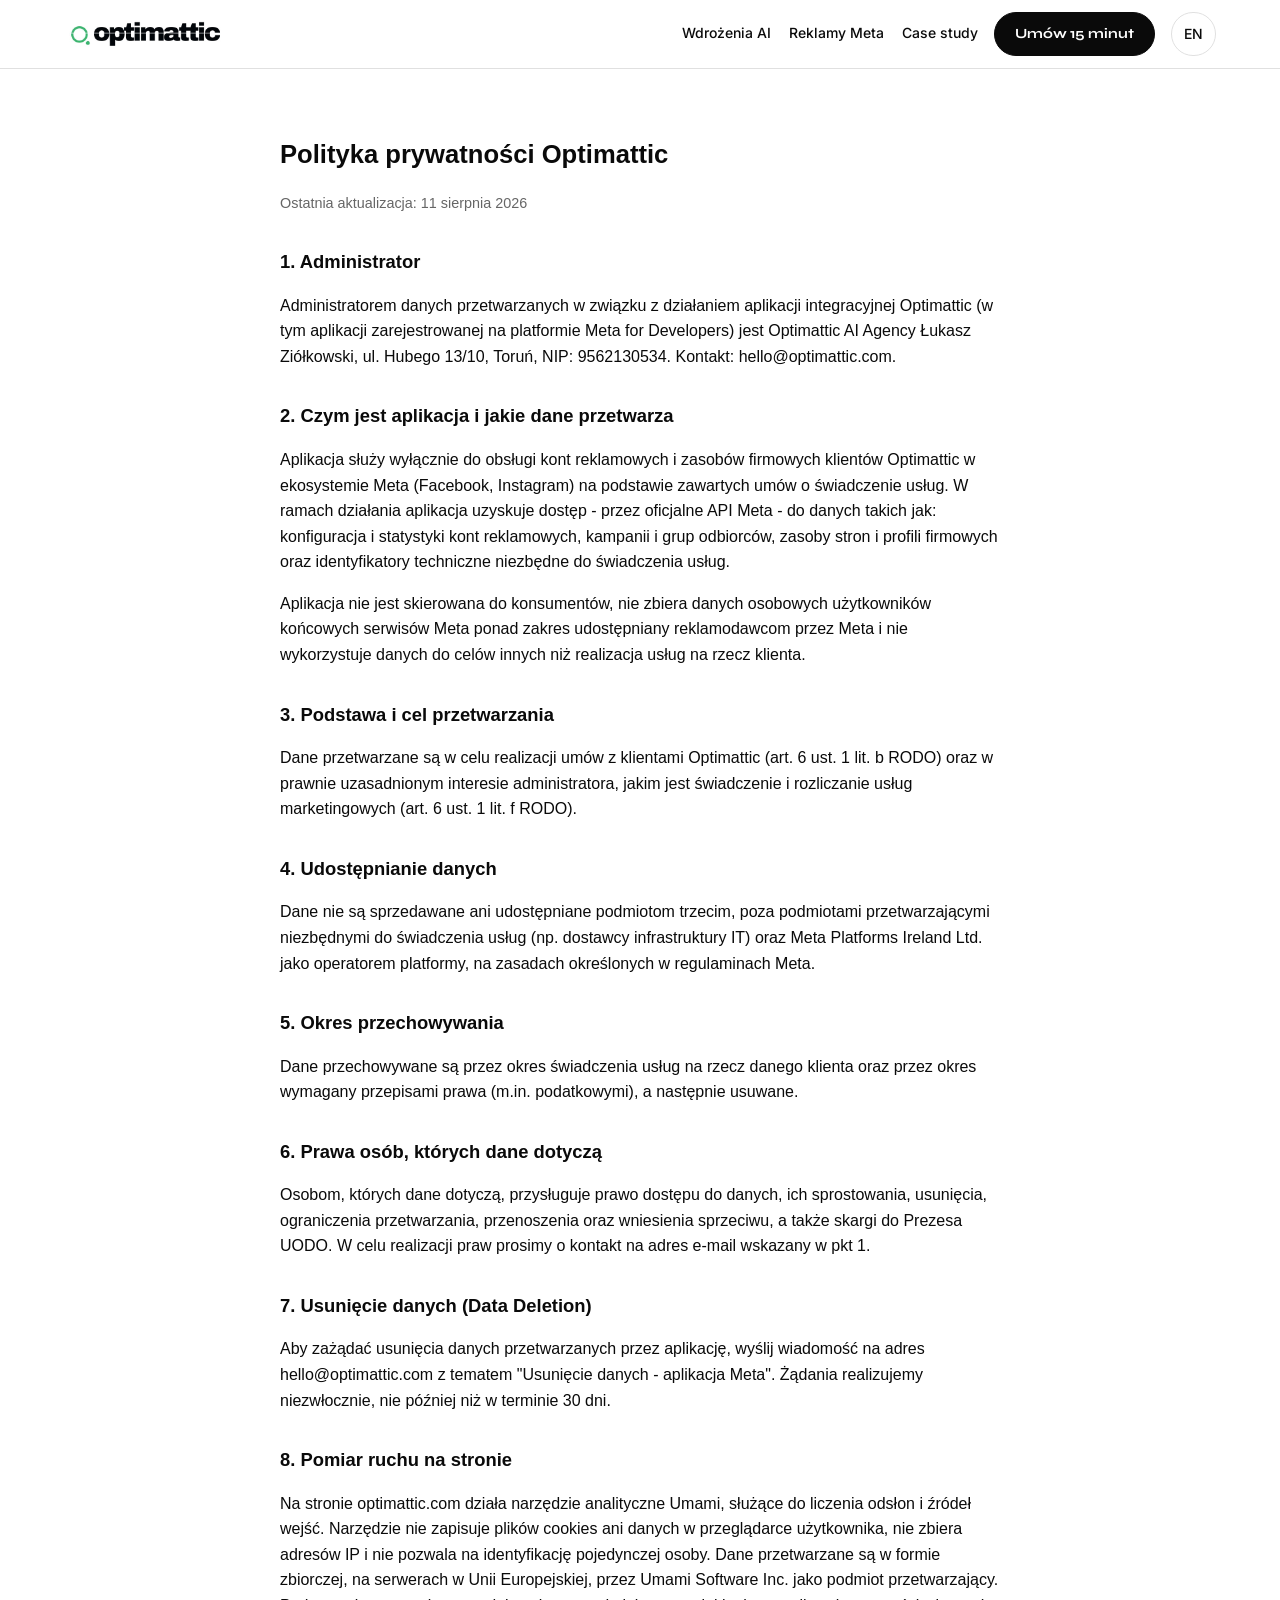
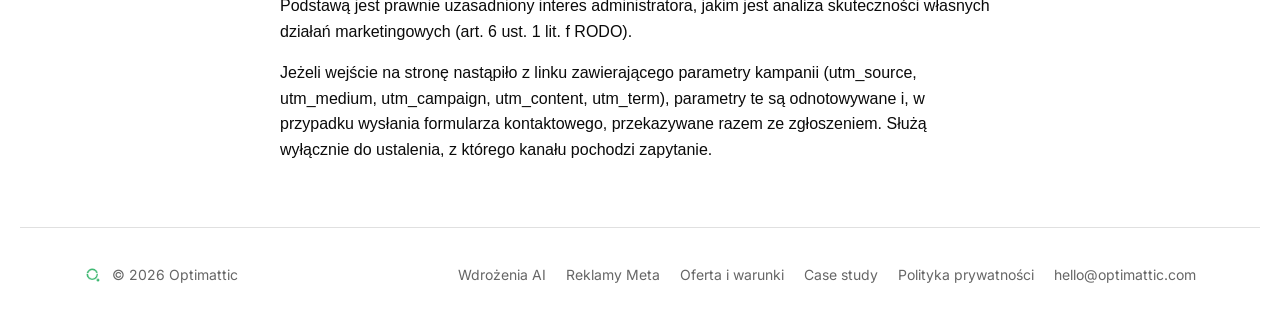
<file: polityka-prywatnosci-aplikacji.html>
<!DOCTYPE html>
<html lang="pl">
<head>
<meta charset="utf-8">
<meta name="viewport" content="width=device-width, initial-scale=1">
<title>Polityka prywatności - Optimattic</title>
<meta name="description" content="Polityka prywatności Optimattic dotycząca aplikacji integracyjnej, danych klientów i pomiaru ruchu.">
<link rel="canonical" href="https://optimattic.com/polityka-prywatnosci-aplikacji.html">
<link rel="icon" type="image/png" href="favicon.png">
<link rel="apple-touch-icon" href="apple-touch-icon.png">
<link rel="preconnect" href="https://fonts.googleapis.com">
<link rel="preconnect" href="https://fonts.gstatic.com" crossorigin>
<link href="https://fonts.googleapis.com/css2?family=Syne:wght@700;800&family=Inter:wght@400;500&display=swap" rel="stylesheet">
<link rel="stylesheet" href="site.css?v=2">
<style>
  body { font-family: -apple-system, "Segoe UI", Roboto, Arial, sans-serif; color: #0A0A0A; margin: 0; line-height: 1.6; }
  main { box-sizing: content-box; max-width: 720px; margin: 0 auto; padding: 48px 24px; scroll-margin-top: 120px; }
  .skip { position: absolute; left: -9999px; top: 0; background: #0A0A0A; color: #FFFFFF; padding: 12px 20px; z-index: 100; }
  .skip:focus { left: 8px; top: 8px; }
  h1 { font-size: 1.6rem; } h2 { font-size: 1.15rem; margin-top: 2rem; }
  a { color: #38B76F; }
  .meta { color: #666666; font-size: .9rem; }
</style>
</head>
<body>
<a class="skip" href="#main">Przejdź do treści</a>
<header class="site-header">
  <a class="site-header__logo" href="index.html" aria-label="Optimattic - strona główna"><img src="logo.png" alt="Optimattic" width="500" height="80"></a>
  <nav class="site-header__links" aria-label="Główna">
    <a class="site-header__link" href="index.html">Wdrożenia AI</a>
    <a class="site-header__link" href="meta.html">Reklamy Meta</a>
    <a class="site-header__link" href="case.html">Case study</a>
  </nav>
  <a class="btn site-header__cta" href="https://calendar.app.google/GWuQbhH2p4hGBfy58" data-booking-url data-umami-event="booking-click" target="_blank" rel="noopener">Umów 15 minut</a>
  <a class="site-header__lang" href="en.html" hreflang="en" aria-label="English version">EN</a>
</header>
<main id="main">
<h1>Polityka prywatności Optimattic</h1>
<p class="meta">Ostatnia aktualizacja: 11 sierpnia 2026</p>

<h2>1. Administrator</h2>
<p>Administratorem danych przetwarzanych w związku z działaniem aplikacji integracyjnej Optimattic
(w tym aplikacji zarejestrowanej na platformie Meta for Developers) jest
Optimattic AI Agency Łukasz Ziółkowski,
ul. Hubego 13/10, Toruń, NIP: 9562130534. Kontakt: hello@optimattic.com.</p>

<h2>2. Czym jest aplikacja i jakie dane przetwarza</h2>
<p>Aplikacja służy wyłącznie do obsługi kont reklamowych i zasobów firmowych klientów Optimattic
w ekosystemie Meta (Facebook, Instagram) na podstawie zawartych umów o świadczenie usług.
W ramach działania aplikacja uzyskuje dostęp - przez oficjalne API Meta - do danych takich jak:
konfiguracja i statystyki kont reklamowych, kampanii i grup odbiorców, zasoby stron i profili
firmowych oraz identyfikatory techniczne niezbędne do świadczenia usług.</p>
<p>Aplikacja nie jest skierowana do konsumentów, nie zbiera danych osobowych użytkowników
końcowych serwisów Meta ponad zakres udostępniany reklamodawcom przez Meta i nie wykorzystuje
danych do celów innych niż realizacja usług na rzecz klienta.</p>

<h2>3. Podstawa i cel przetwarzania</h2>
<p>Dane przetwarzane są w celu realizacji umów z klientami Optimattic (art. 6 ust. 1 lit. b RODO)
oraz w prawnie uzasadnionym interesie administratora, jakim jest świadczenie i rozliczanie usług
marketingowych (art. 6 ust. 1 lit. f RODO).</p>

<h2>4. Udostępnianie danych</h2>
<p>Dane nie są sprzedawane ani udostępniane podmiotom trzecim, poza podmiotami przetwarzającymi
niezbędnymi do świadczenia usług (np. dostawcy infrastruktury IT) oraz Meta Platforms Ireland Ltd.
jako operatorem platformy, na zasadach określonych w regulaminach Meta.</p>

<h2>5. Okres przechowywania</h2>
<p>Dane przechowywane są przez okres świadczenia usług na rzecz danego klienta oraz przez okres
wymagany przepisami prawa (m.in. podatkowymi), a następnie usuwane.</p>

<h2>6. Prawa osób, których dane dotyczą</h2>
<p>Osobom, których dane dotyczą, przysługuje prawo dostępu do danych, ich sprostowania, usunięcia,
ograniczenia przetwarzania, przenoszenia oraz wniesienia sprzeciwu, a także skargi do Prezesa UODO.
W celu realizacji praw prosimy o kontakt na adres e-mail wskazany w pkt 1.</p>

<h2>7. Usunięcie danych (Data Deletion)</h2>
<p>Aby zażądać usunięcia danych przetwarzanych przez aplikację, wyślij wiadomość na adres
hello@optimattic.com z tematem "Usunięcie danych - aplikacja Meta". Żądania realizujemy
niezwłocznie, nie później niż w terminie 30 dni.</p>

<h2>8. Pomiar ruchu na stronie</h2>
<p>Na stronie optimattic.com działa narzędzie analityczne Umami, służące do liczenia odsłon
i źródeł wejść. Narzędzie nie zapisuje plików cookies ani danych w przeglądarce użytkownika,
nie zbiera adresów IP i nie pozwala na identyfikację pojedynczej osoby. Dane przetwarzane są
w formie zbiorczej, na serwerach w Unii Europejskiej, przez Umami Software Inc. jako podmiot
przetwarzający. Podstawą jest prawnie uzasadniony interes administratora, jakim jest analiza
skuteczności własnych działań marketingowych (art. 6 ust. 1 lit. f RODO).</p>
<p>Jeżeli wejście na stronę nastąpiło z linku zawierającego parametry kampanii (utm_source,
utm_medium, utm_campaign, utm_content, utm_term), parametry te są odnotowywane i, w przypadku
wysłania formularza kontaktowego, przekazywane razem ze zgłoszeniem. Służą wyłącznie
do ustalenia, z którego kanału pochodzi zapytanie.</p>
</main>
<footer class="site-footer">
  <div class="site-footer__brand"><img src="favicon.png" alt="" width="18" height="18"><span>© 2026 Optimattic</span></div>
  <nav class="site-footer__links" aria-label="Stopka">
    <a href="index.html">Wdrożenia AI</a>
    <a href="meta.html">Reklamy Meta</a>
    <a href="marketing.html">Oferta i warunki</a>
    <a href="case.html">Case study</a>
    <a href="polityka-prywatnosci-aplikacji.html">Polityka prywatności</a>
    <a href="mailto:hello@optimattic.com">hello@optimattic.com</a>
  </nav>
</footer>
</body>
</html>
</file>
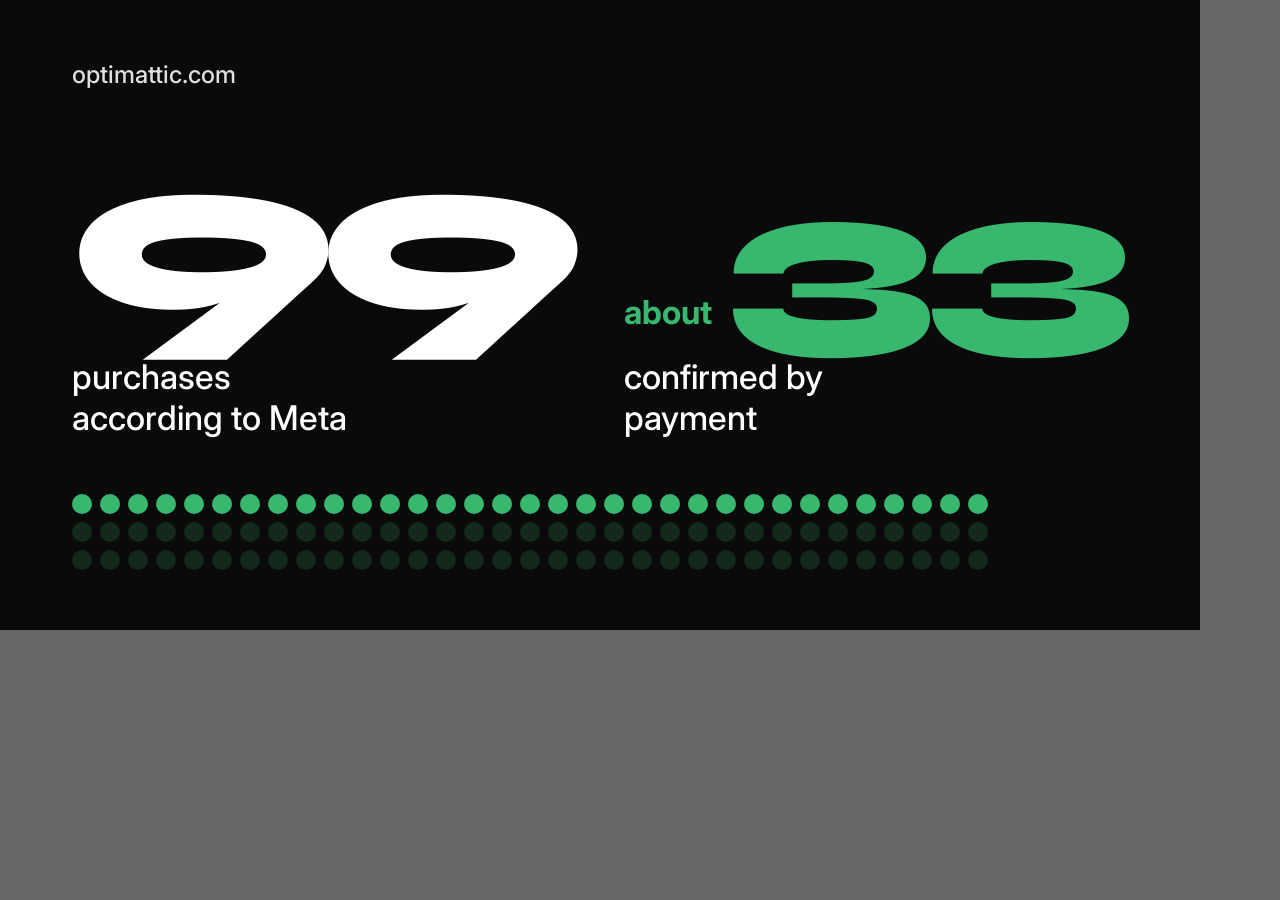
<file: og/card-en.html>
<!DOCTYPE html>
<html lang="en">
<head>
<meta charset="UTF-8">
<meta name="robots" content="noindex">
<title>og card en</title>
<link rel="preconnect" href="https://fonts.googleapis.com">
<link rel="preconnect" href="https://fonts.gstatic.com" crossorigin>
<link href="https://fonts.googleapis.com/css2?family=Syne:wght@700;800&family=Inter:wght@400;500&display=swap" rel="stylesheet">
<style>
  *,*::before,*::after{box-sizing:border-box}
  html,body{margin:0;padding:0;background:#666}
  .card{width:1200px;height:630px;background:#0A0A0A;color:#FFFFFF;
    font-family:'Inter',sans-serif;padding:60px 72px;
    display:flex;flex-direction:column;justify-content:space-between;overflow:hidden}
  .brand{font-size:24px;font-weight:500;color:#E0E0E0}
  .row{display:flex;align-items:flex-end;justify-content:space-between;gap:48px}
  .col{flex:1;min-width:0}
  .num{font-family:'Syne',sans-serif;font-weight:800;font-size:250px;line-height:.76;
    letter-spacing:-.06em;font-variant-numeric:tabular-nums}
  .num--kept{color:#38B76F;font-size:200px;display:flex;align-items:baseline;gap:14px;white-space:nowrap}
  .approx{font-family:'Inter',sans-serif;font-size:33px;font-weight:700;letter-spacing:0}
  .lbl{font-size:34px;line-height:1.2;margin-top:22px;max-width:14ch;font-weight:500}
  .dots{display:grid;grid-template-columns:repeat(33,20px);gap:8px;width:max-content}
  .dot{width:20px;height:20px;border-radius:50%;background:#38B76F}
  .dot--lost{opacity:.18}
</style>
</head>
<body>
<div class="card">
  <div class="brand">optimattic.com</div>
  <div class="row">
    <div class="col"><div class="num">99</div><div class="lbl">purchases according to Meta</div></div>
    <div class="col"><div class="num num--kept"><span class="approx">about</span>33</div><div class="lbl">confirmed by payment</div></div>
  </div>
  <div class="dots"><span class="dot"></span><span class="dot"></span><span class="dot"></span><span class="dot"></span><span class="dot"></span><span class="dot"></span><span class="dot"></span><span class="dot"></span><span class="dot"></span><span class="dot"></span><span class="dot"></span><span class="dot"></span><span class="dot"></span><span class="dot"></span><span class="dot"></span><span class="dot"></span><span class="dot"></span><span class="dot"></span><span class="dot"></span><span class="dot"></span><span class="dot"></span><span class="dot"></span><span class="dot"></span><span class="dot"></span><span class="dot"></span><span class="dot"></span><span class="dot"></span><span class="dot"></span><span class="dot"></span><span class="dot"></span><span class="dot"></span><span class="dot"></span><span class="dot"></span><span class="dot dot--lost"></span><span class="dot dot--lost"></span><span class="dot dot--lost"></span><span class="dot dot--lost"></span><span class="dot dot--lost"></span><span class="dot dot--lost"></span><span class="dot dot--lost"></span><span class="dot dot--lost"></span><span class="dot dot--lost"></span><span class="dot dot--lost"></span><span class="dot dot--lost"></span><span class="dot dot--lost"></span><span class="dot dot--lost"></span><span class="dot dot--lost"></span><span class="dot dot--lost"></span><span class="dot dot--lost"></span><span class="dot dot--lost"></span><span class="dot dot--lost"></span><span class="dot dot--lost"></span><span class="dot dot--lost"></span><span class="dot dot--lost"></span><span class="dot dot--lost"></span><span class="dot dot--lost"></span><span class="dot dot--lost"></span><span class="dot dot--lost"></span><span class="dot dot--lost"></span><span class="dot dot--lost"></span><span class="dot dot--lost"></span><span class="dot dot--lost"></span><span class="dot dot--lost"></span><span class="dot dot--lost"></span><span class="dot dot--lost"></span><span class="dot dot--lost"></span><span class="dot dot--lost"></span><span class="dot dot--lost"></span><span class="dot dot--lost"></span><span class="dot dot--lost"></span><span class="dot dot--lost"></span><span class="dot dot--lost"></span><span class="dot dot--lost"></span><span class="dot dot--lost"></span><span class="dot dot--lost"></span><span class="dot dot--lost"></span><span class="dot dot--lost"></span><span class="dot dot--lost"></span><span class="dot dot--lost"></span><span class="dot dot--lost"></span><span class="dot dot--lost"></span><span class="dot dot--lost"></span><span class="dot dot--lost"></span><span class="dot dot--lost"></span><span class="dot dot--lost"></span><span class="dot dot--lost"></span><span class="dot dot--lost"></span><span class="dot dot--lost"></span><span class="dot dot--lost"></span><span class="dot dot--lost"></span><span class="dot dot--lost"></span><span class="dot dot--lost"></span><span class="dot dot--lost"></span><span class="dot dot--lost"></span><span class="dot dot--lost"></span><span class="dot dot--lost"></span><span class="dot dot--lost"></span><span class="dot dot--lost"></span><span class="dot dot--lost"></span></div>
</div>
</body>
</html>
</file>
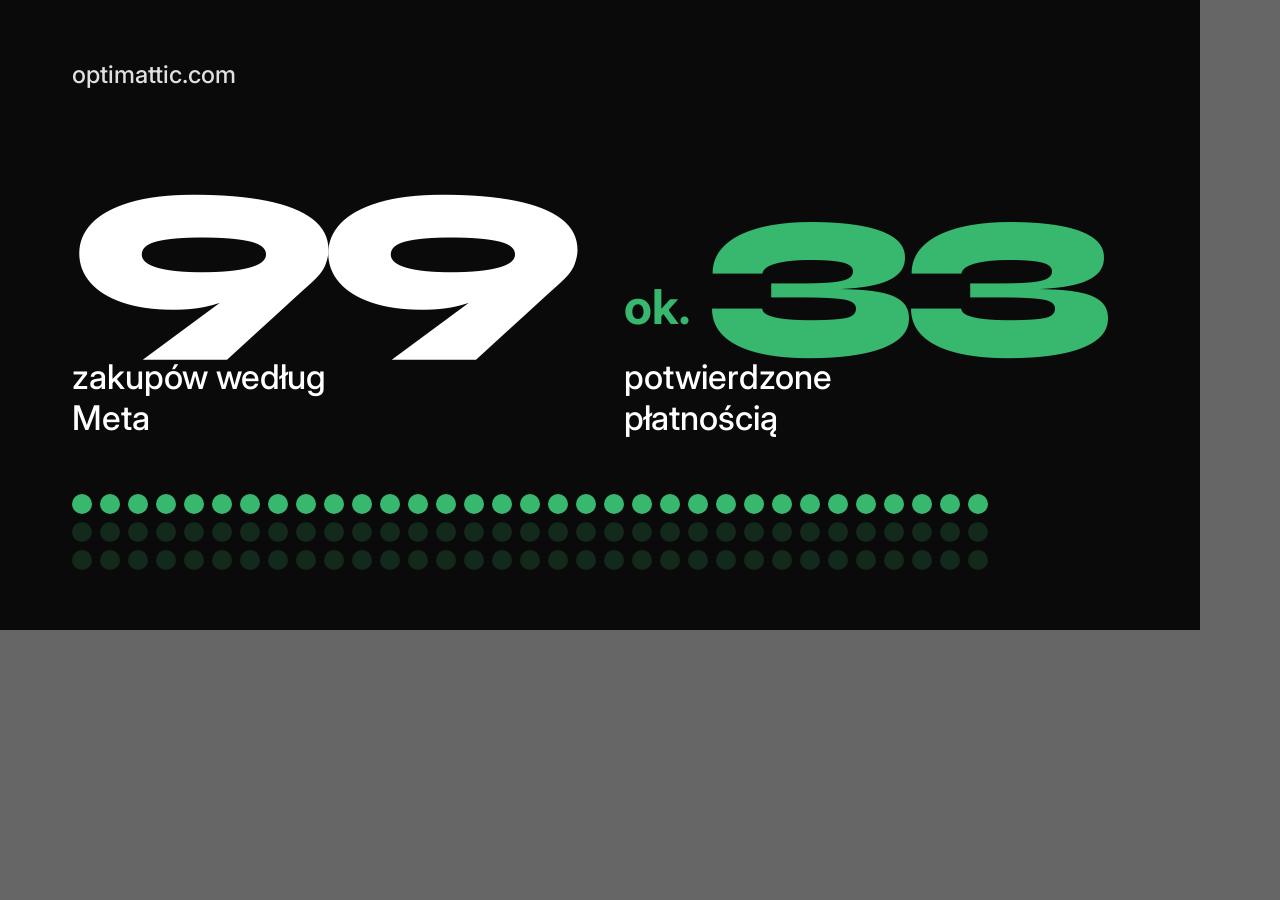
<file: og/card-pl.html>
<!DOCTYPE html>
<html lang="pl">
<head>
<meta charset="UTF-8">
<meta name="robots" content="noindex">
<title>og card pl</title>
<link rel="preconnect" href="https://fonts.googleapis.com">
<link rel="preconnect" href="https://fonts.gstatic.com" crossorigin>
<link href="https://fonts.googleapis.com/css2?family=Syne:wght@700;800&family=Inter:wght@400;500&display=swap" rel="stylesheet">
<style>
  *,*::before,*::after{box-sizing:border-box}
  html,body{margin:0;padding:0;background:#666}
  .card{width:1200px;height:630px;background:#0A0A0A;color:#FFFFFF;
    font-family:'Inter',sans-serif;padding:60px 72px;
    display:flex;flex-direction:column;justify-content:space-between;overflow:hidden}
  .brand{font-size:24px;font-weight:500;color:#E0E0E0}
  .row{display:flex;align-items:flex-end;justify-content:space-between;gap:48px}
  .col{flex:1;min-width:0}
  .num{font-family:'Syne',sans-serif;font-weight:800;font-size:250px;line-height:.76;
    letter-spacing:-.06em;font-variant-numeric:tabular-nums}
  .num--kept{color:#38B76F;font-size:200px;display:flex;align-items:baseline;gap:14px;white-space:nowrap}
  .approx{font-family:'Inter',sans-serif;font-size:48px;font-weight:700;letter-spacing:0}
  .lbl{font-size:34px;line-height:1.2;margin-top:22px;max-width:14ch;font-weight:500}
  .dots{display:grid;grid-template-columns:repeat(33,20px);gap:8px;width:max-content}
  .dot{width:20px;height:20px;border-radius:50%;background:#38B76F}
  .dot--lost{opacity:.18}
</style>
</head>
<body>
<div class="card">
  <div class="brand">optimattic.com</div>
  <div class="row">
    <div class="col"><div class="num">99</div><div class="lbl">zakupów według Meta</div></div>
    <div class="col"><div class="num num--kept"><span class="approx">ok.</span>33</div><div class="lbl">potwierdzone płatnością</div></div>
  </div>
  <div class="dots"><span class="dot"></span><span class="dot"></span><span class="dot"></span><span class="dot"></span><span class="dot"></span><span class="dot"></span><span class="dot"></span><span class="dot"></span><span class="dot"></span><span class="dot"></span><span class="dot"></span><span class="dot"></span><span class="dot"></span><span class="dot"></span><span class="dot"></span><span class="dot"></span><span class="dot"></span><span class="dot"></span><span class="dot"></span><span class="dot"></span><span class="dot"></span><span class="dot"></span><span class="dot"></span><span class="dot"></span><span class="dot"></span><span class="dot"></span><span class="dot"></span><span class="dot"></span><span class="dot"></span><span class="dot"></span><span class="dot"></span><span class="dot"></span><span class="dot"></span><span class="dot dot--lost"></span><span class="dot dot--lost"></span><span class="dot dot--lost"></span><span class="dot dot--lost"></span><span class="dot dot--lost"></span><span class="dot dot--lost"></span><span class="dot dot--lost"></span><span class="dot dot--lost"></span><span class="dot dot--lost"></span><span class="dot dot--lost"></span><span class="dot dot--lost"></span><span class="dot dot--lost"></span><span class="dot dot--lost"></span><span class="dot dot--lost"></span><span class="dot dot--lost"></span><span class="dot dot--lost"></span><span class="dot dot--lost"></span><span class="dot dot--lost"></span><span class="dot dot--lost"></span><span class="dot dot--lost"></span><span class="dot dot--lost"></span><span class="dot dot--lost"></span><span class="dot dot--lost"></span><span class="dot dot--lost"></span><span class="dot dot--lost"></span><span class="dot dot--lost"></span><span class="dot dot--lost"></span><span class="dot dot--lost"></span><span class="dot dot--lost"></span><span class="dot dot--lost"></span><span class="dot dot--lost"></span><span class="dot dot--lost"></span><span class="dot dot--lost"></span><span class="dot dot--lost"></span><span class="dot dot--lost"></span><span class="dot dot--lost"></span><span class="dot dot--lost"></span><span class="dot dot--lost"></span><span class="dot dot--lost"></span><span class="dot dot--lost"></span><span class="dot dot--lost"></span><span class="dot dot--lost"></span><span class="dot dot--lost"></span><span class="dot dot--lost"></span><span class="dot dot--lost"></span><span class="dot dot--lost"></span><span class="dot dot--lost"></span><span class="dot dot--lost"></span><span class="dot dot--lost"></span><span class="dot dot--lost"></span><span class="dot dot--lost"></span><span class="dot dot--lost"></span><span class="dot dot--lost"></span><span class="dot dot--lost"></span><span class="dot dot--lost"></span><span class="dot dot--lost"></span><span class="dot dot--lost"></span><span class="dot dot--lost"></span><span class="dot dot--lost"></span><span class="dot dot--lost"></span><span class="dot dot--lost"></span><span class="dot dot--lost"></span><span class="dot dot--lost"></span><span class="dot dot--lost"></span><span class="dot dot--lost"></span><span class="dot dot--lost"></span></div>
</div>
</body>
</html>
</file>
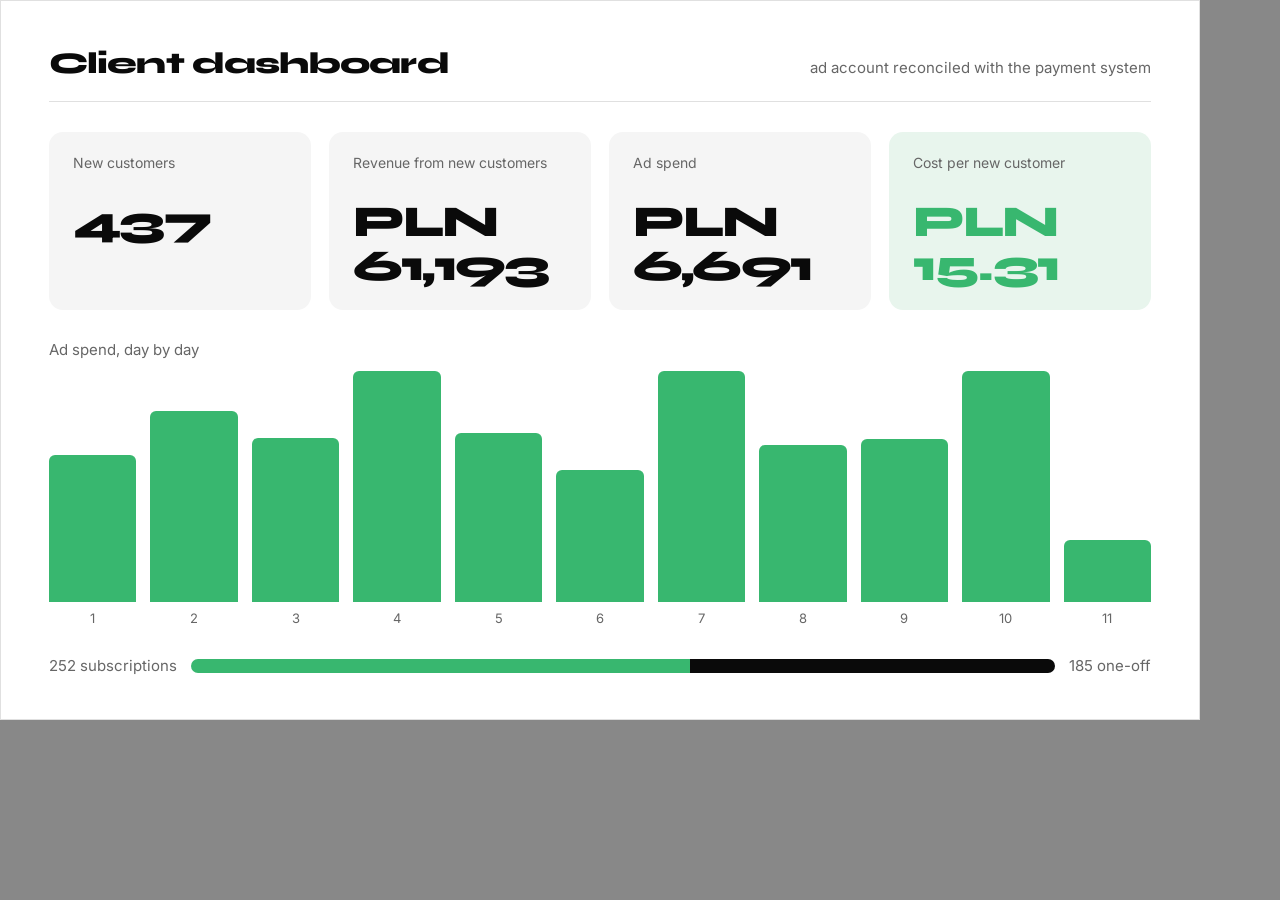
<file: og/panel-en.html>
<!DOCTYPE html>
<html lang="en">
<head>
<meta charset="UTF-8">
<meta name="robots" content="noindex">
<title>panel en</title>
<link rel="preconnect" href="https://fonts.googleapis.com">
<link rel="preconnect" href="https://fonts.gstatic.com" crossorigin>
<link href="https://fonts.googleapis.com/css2?family=Syne:wght@700;800&family=Inter:wght@400;500&display=swap" rel="stylesheet">
<style>
  *,*::before,*::after{box-sizing:border-box}
  html,body{margin:0;padding:0;background:#888}
  .panel{width:1200px;height:720px;background:#FFFFFF;color:#0A0A0A;font-family:'Inter',sans-serif;
    padding:44px 48px;display:flex;flex-direction:column;gap:30px;border:1px solid #E0E0E0}
  .top{display:flex;justify-content:space-between;align-items:baseline;
    border-bottom:1px solid #E0E0E0;padding-bottom:20px}
  .top__t{font-family:'Syne',sans-serif;font-weight:800;font-size:30px;letter-spacing:-.03em}
  .top__s{font-size:15px;color:#666666}
  .kpis{display:grid;grid-template-columns:repeat(4,1fr);gap:18px}
  .kpi{background:#F5F5F5;border-radius:14px;padding:22px 24px}
  .kpi--mint{background:#E8F5ED}
  .kpi__l{font-size:14px;color:#666666;margin-bottom:12px;min-height:34px}
  .kpi__v{font-family:'Syne',sans-serif;font-weight:800;font-size:44px;line-height:1;letter-spacing:-.04em}
  .kpi--mint .kpi__v{color:#38B76F}
  .chart{flex:1;display:flex;flex-direction:column;gap:12px}
  .chart__h{font-size:15px;color:#666666}
  .bars{flex:1;display:grid;grid-template-columns:repeat(11,1fr);gap:14px;align-items:end}
  .bar{display:flex;flex-direction:column;justify-content:flex-end;height:100%}
  .bar__fill{background:#38B76F;border-radius:6px 6px 0 0;min-height:4px}
  .bar__lbl{text-align:center;font-size:13px;color:#666666;margin-top:8px}
  .split{display:flex;gap:14px;align-items:center;font-size:15px;color:#666666}
  .split__bar{flex:1;height:14px;border-radius:7px;overflow:hidden;display:flex}
  .split__a{background:#38B76F;width:57.7%}
  .split__b{background:#0A0A0A;width:42.3%}
</style>
</head>
<body>
<div class="panel">
  <div class="top"><div class="top__t">Client dashboard</div><div class="top__s">ad account reconciled with the payment system</div></div>
  <div class="kpis">
    <div class="kpi"><div class="kpi__l">New customers</div><div class="kpi__v">437</div></div>
    <div class="kpi"><div class="kpi__l">Revenue from new customers</div><div class="kpi__v">PLN 61,193</div></div>
    <div class="kpi"><div class="kpi__l">Ad spend</div><div class="kpi__v">PLN 6,691</div></div>
    <div class="kpi kpi--mint"><div class="kpi__l">Cost per new customer</div><div class="kpi__v">PLN 15.31</div></div>
  </div>
  <div class="chart">
    <div class="chart__h">Ad spend, day by day</div>
    <div class="bars"><div class="bar"><div class="bar__fill" style="height:57.8%"></div><div class="bar__lbl">1</div></div><div class="bar"><div class="bar__fill" style="height:74.9%"></div><div class="bar__lbl">2</div></div><div class="bar"><div class="bar__fill" style="height:64.2%"></div><div class="bar__lbl">3</div></div><div class="bar"><div class="bar__fill" style="height:100.0%"></div><div class="bar__lbl">4</div></div><div class="bar"><div class="bar__fill" style="height:66.4%"></div><div class="bar__lbl">5</div></div><div class="bar"><div class="bar__fill" style="height:51.8%"></div><div class="bar__lbl">6</div></div><div class="bar"><div class="bar__fill" style="height:94.0%"></div><div class="bar__lbl">7</div></div><div class="bar"><div class="bar__fill" style="height:61.5%"></div><div class="bar__lbl">8</div></div><div class="bar"><div class="bar__fill" style="height:64.1%"></div><div class="bar__lbl">9</div></div><div class="bar"><div class="bar__fill" style="height:92.9%"></div><div class="bar__lbl">10</div></div><div class="bar"><div class="bar__fill" style="height:24.3%"></div><div class="bar__lbl">11</div></div></div>
  </div>
  <div class="split">
    <span>252 subscriptions</span>
    <div class="split__bar"><div class="split__a"></div><div class="split__b"></div></div>
    <span>185 one-off</span>
  </div>
</div>
</body>
</html>
</file>
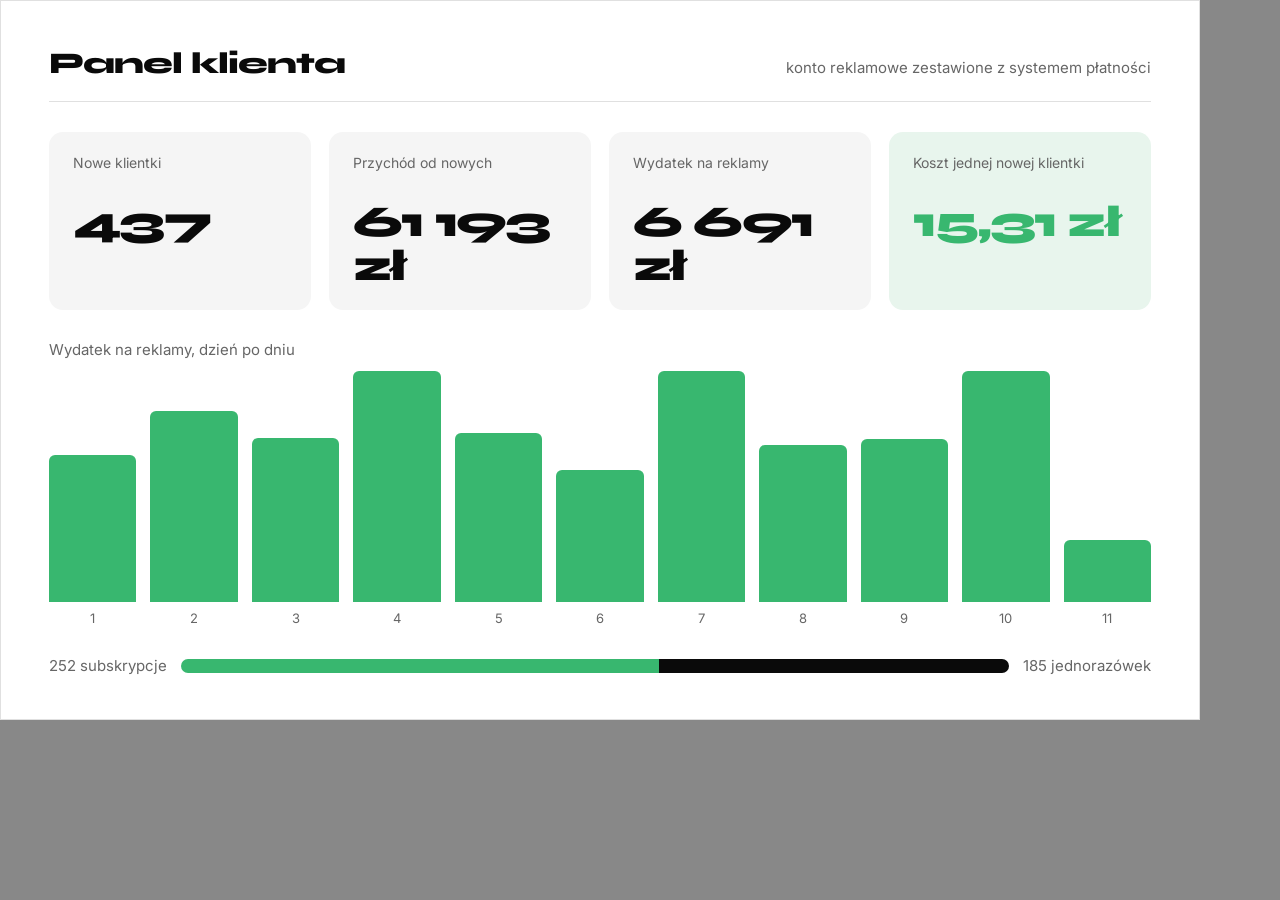
<file: og/panel-pl.html>
<!DOCTYPE html>
<html lang="pl">
<head>
<meta charset="UTF-8">
<meta name="robots" content="noindex">
<title>panel pl</title>
<link rel="preconnect" href="https://fonts.googleapis.com">
<link rel="preconnect" href="https://fonts.gstatic.com" crossorigin>
<link href="https://fonts.googleapis.com/css2?family=Syne:wght@700;800&family=Inter:wght@400;500&display=swap" rel="stylesheet">
<style>
  *,*::before,*::after{box-sizing:border-box}
  html,body{margin:0;padding:0;background:#888}
  .panel{width:1200px;height:720px;background:#FFFFFF;color:#0A0A0A;font-family:'Inter',sans-serif;
    padding:44px 48px;display:flex;flex-direction:column;gap:30px;border:1px solid #E0E0E0}
  .top{display:flex;justify-content:space-between;align-items:baseline;
    border-bottom:1px solid #E0E0E0;padding-bottom:20px}
  .top__t{font-family:'Syne',sans-serif;font-weight:800;font-size:30px;letter-spacing:-.03em}
  .top__s{font-size:15px;color:#666666}
  .kpis{display:grid;grid-template-columns:repeat(4,1fr);gap:18px}
  .kpi{background:#F5F5F5;border-radius:14px;padding:22px 24px}
  .kpi--mint{background:#E8F5ED}
  .kpi__l{font-size:14px;color:#666666;margin-bottom:12px;min-height:34px}
  .kpi__v{font-family:'Syne',sans-serif;font-weight:800;font-size:44px;line-height:1;letter-spacing:-.04em}
  .kpi--mint .kpi__v{color:#38B76F}
  .chart{flex:1;display:flex;flex-direction:column;gap:12px}
  .chart__h{font-size:15px;color:#666666}
  .bars{flex:1;display:grid;grid-template-columns:repeat(11,1fr);gap:14px;align-items:end}
  .bar{display:flex;flex-direction:column;justify-content:flex-end;height:100%}
  .bar__fill{background:#38B76F;border-radius:6px 6px 0 0;min-height:4px}
  .bar__lbl{text-align:center;font-size:13px;color:#666666;margin-top:8px}
  .split{display:flex;gap:14px;align-items:center;font-size:15px;color:#666666}
  .split__bar{flex:1;height:14px;border-radius:7px;overflow:hidden;display:flex}
  .split__a{background:#38B76F;width:57.7%}
  .split__b{background:#0A0A0A;width:42.3%}
</style>
</head>
<body>
<div class="panel">
  <div class="top"><div class="top__t">Panel klienta</div><div class="top__s">konto reklamowe zestawione z systemem płatności</div></div>
  <div class="kpis">
    <div class="kpi"><div class="kpi__l">Nowe klientki</div><div class="kpi__v">437</div></div>
    <div class="kpi"><div class="kpi__l">Przychód od nowych</div><div class="kpi__v">61 193 zł</div></div>
    <div class="kpi"><div class="kpi__l">Wydatek na reklamy</div><div class="kpi__v">6 691 zł</div></div>
    <div class="kpi kpi--mint"><div class="kpi__l">Koszt jednej nowej klientki</div><div class="kpi__v">15,31 zł</div></div>
  </div>
  <div class="chart">
    <div class="chart__h">Wydatek na reklamy, dzień po dniu</div>
    <div class="bars"><div class="bar"><div class="bar__fill" style="height:57.8%"></div><div class="bar__lbl">1</div></div><div class="bar"><div class="bar__fill" style="height:74.9%"></div><div class="bar__lbl">2</div></div><div class="bar"><div class="bar__fill" style="height:64.2%"></div><div class="bar__lbl">3</div></div><div class="bar"><div class="bar__fill" style="height:100.0%"></div><div class="bar__lbl">4</div></div><div class="bar"><div class="bar__fill" style="height:66.4%"></div><div class="bar__lbl">5</div></div><div class="bar"><div class="bar__fill" style="height:51.8%"></div><div class="bar__lbl">6</div></div><div class="bar"><div class="bar__fill" style="height:94.0%"></div><div class="bar__lbl">7</div></div><div class="bar"><div class="bar__fill" style="height:61.5%"></div><div class="bar__lbl">8</div></div><div class="bar"><div class="bar__fill" style="height:64.1%"></div><div class="bar__lbl">9</div></div><div class="bar"><div class="bar__fill" style="height:92.9%"></div><div class="bar__lbl">10</div></div><div class="bar"><div class="bar__fill" style="height:24.3%"></div><div class="bar__lbl">11</div></div></div>
  </div>
  <div class="split">
    <span>252 subskrypcje</span>
    <div class="split__bar"><div class="split__a"></div><div class="split__b"></div></div>
    <span>185 jednorazówek</span>
  </div>
</div>
</body>
</html>
</file>
<file: site.css>
.site-header,.site-header *,.site-footer,.site-footer *{box-sizing:border-box}
.site-header{position:sticky;top:0;z-index:60;display:flex;align-items:center;justify-content:space-between;gap:16px;padding:12px clamp(20px,5vw,80px);background:rgba(255,255,255,.94);backdrop-filter:blur(8px);-webkit-backdrop-filter:blur(8px);border-bottom:1px solid var(--border,#E0E0E0)}
.site-header__logo{display:block;flex:none}
.site-header__logo img{display:block;width:auto;max-width:none;height:26px}
.site-header__links{display:flex;align-items:center;justify-content:flex-end;flex-wrap:wrap;gap:4px 18px;margin-left:auto}
.site-header__link{display:inline-flex;align-items:center;min-height:44px;border-bottom:2px solid transparent;color:var(--black,#0A0A0A);text-decoration:none;font-family:'Inter',system-ui,sans-serif;font-size:14px;font-weight:500;white-space:nowrap;transition:opacity .25s ease,transform .25s ease}
.site-header__link:hover{opacity:.65;transform:translateY(-1px)}
.site-header__link[aria-current="page"]{border-bottom-color:#38B76F}
.site-header .site-header__cta{display:inline-flex;flex:none;align-items:center;justify-content:center;min-height:44px;height:auto;width:auto;padding:8px 20px;border:1px solid var(--black,#0A0A0A);border-radius:100px;background:var(--black,#0A0A0A);color:var(--white,#FFFFFF);text-align:center;text-decoration:none;font-family:'Syne',system-ui,sans-serif;font-size:14px;font-weight:700;line-height:1.2;white-space:nowrap;transition:opacity .25s ease,transform .25s ease}
.site-header .site-header__cta:hover{border-color:var(--black,#0A0A0A);background:var(--black,#0A0A0A);color:var(--white,#FFFFFF);opacity:.82;transform:translateY(-2px)}
.site-header .site-header__cta:active{transform:translateY(0)}
.site-header__lang{display:inline-flex;flex:none;align-items:center;justify-content:center;min-width:44px;min-height:44px;padding:0 12px;border:1px solid var(--border,#E0E0E0);border-radius:100px;color:var(--black,#0A0A0A);text-decoration:none;font-family:'Inter',system-ui,sans-serif;font-size:14px;font-weight:500;transition:opacity .25s ease,transform .25s ease}
.site-header__lang:hover{opacity:.65;transform:translateY(-1px)}
.site-header :focus-visible,.site-footer :focus-visible{outline:3px solid var(--black,#0A0A0A);outline-offset:3px}
.site-footer{display:flex;align-items:center;justify-content:space-between;flex-wrap:wrap;gap:18px;max-width:var(--max,1240px);margin:0 auto;padding:36px var(--pad,clamp(20px,5vw,80px));border-top:1px solid var(--border,#E0E0E0);font-family:'Inter',system-ui,sans-serif}
.site-footer__brand{display:flex;align-items:center;gap:10px}
.site-footer__brand img{display:block;width:18px;height:18px}
.site-footer__brand span,.site-footer__links a{color:var(--gray,#666666);font-size:14px}
.site-footer__links{display:flex;align-items:center;flex-wrap:wrap;gap:8px 20px}
.site-footer__links a{text-decoration:none;transition:opacity .25s ease,transform .25s ease}
.site-footer__links a:hover{color:var(--black,#0A0A0A);opacity:.7;transform:translateY(-1px)}
@media(max-width:900px) and (min-width:701px){.site-header{gap:8px;padding-right:12px;padding-left:12px}.site-header__logo img{height:22px}.site-header__links{gap:4px 10px}.site-header__link{font-size:12px}.site-header .site-header__cta{padding-right:10px;padding-left:10px;font-size:12px}}
@media(max-width:700px){.site-header{display:grid;grid-template-columns:minmax(0,1fr) auto auto;gap:0 6px;padding:8px 12px}.site-header__logo{grid-column:1;grid-row:1;min-width:0}.site-header__logo img{width:auto;max-width:100%;height:clamp(16px,5vw,20px)}.site-header__links{grid-column:1/-1;grid-row:2;justify-content:flex-start;gap:0 12px;margin:0}.site-header__link{min-height:44px;font-size:12px}.site-header .site-header__cta{grid-column:2;grid-row:1;padding:0 8px;font-size:12px}.site-header__lang{grid-column:3;grid-row:1}}
@media(prefers-reduced-motion:reduce){.site-header__link,.site-header__cta,.site-header__lang,.site-footer__links a{transition:none!important;transform:none!important}}
</file>
